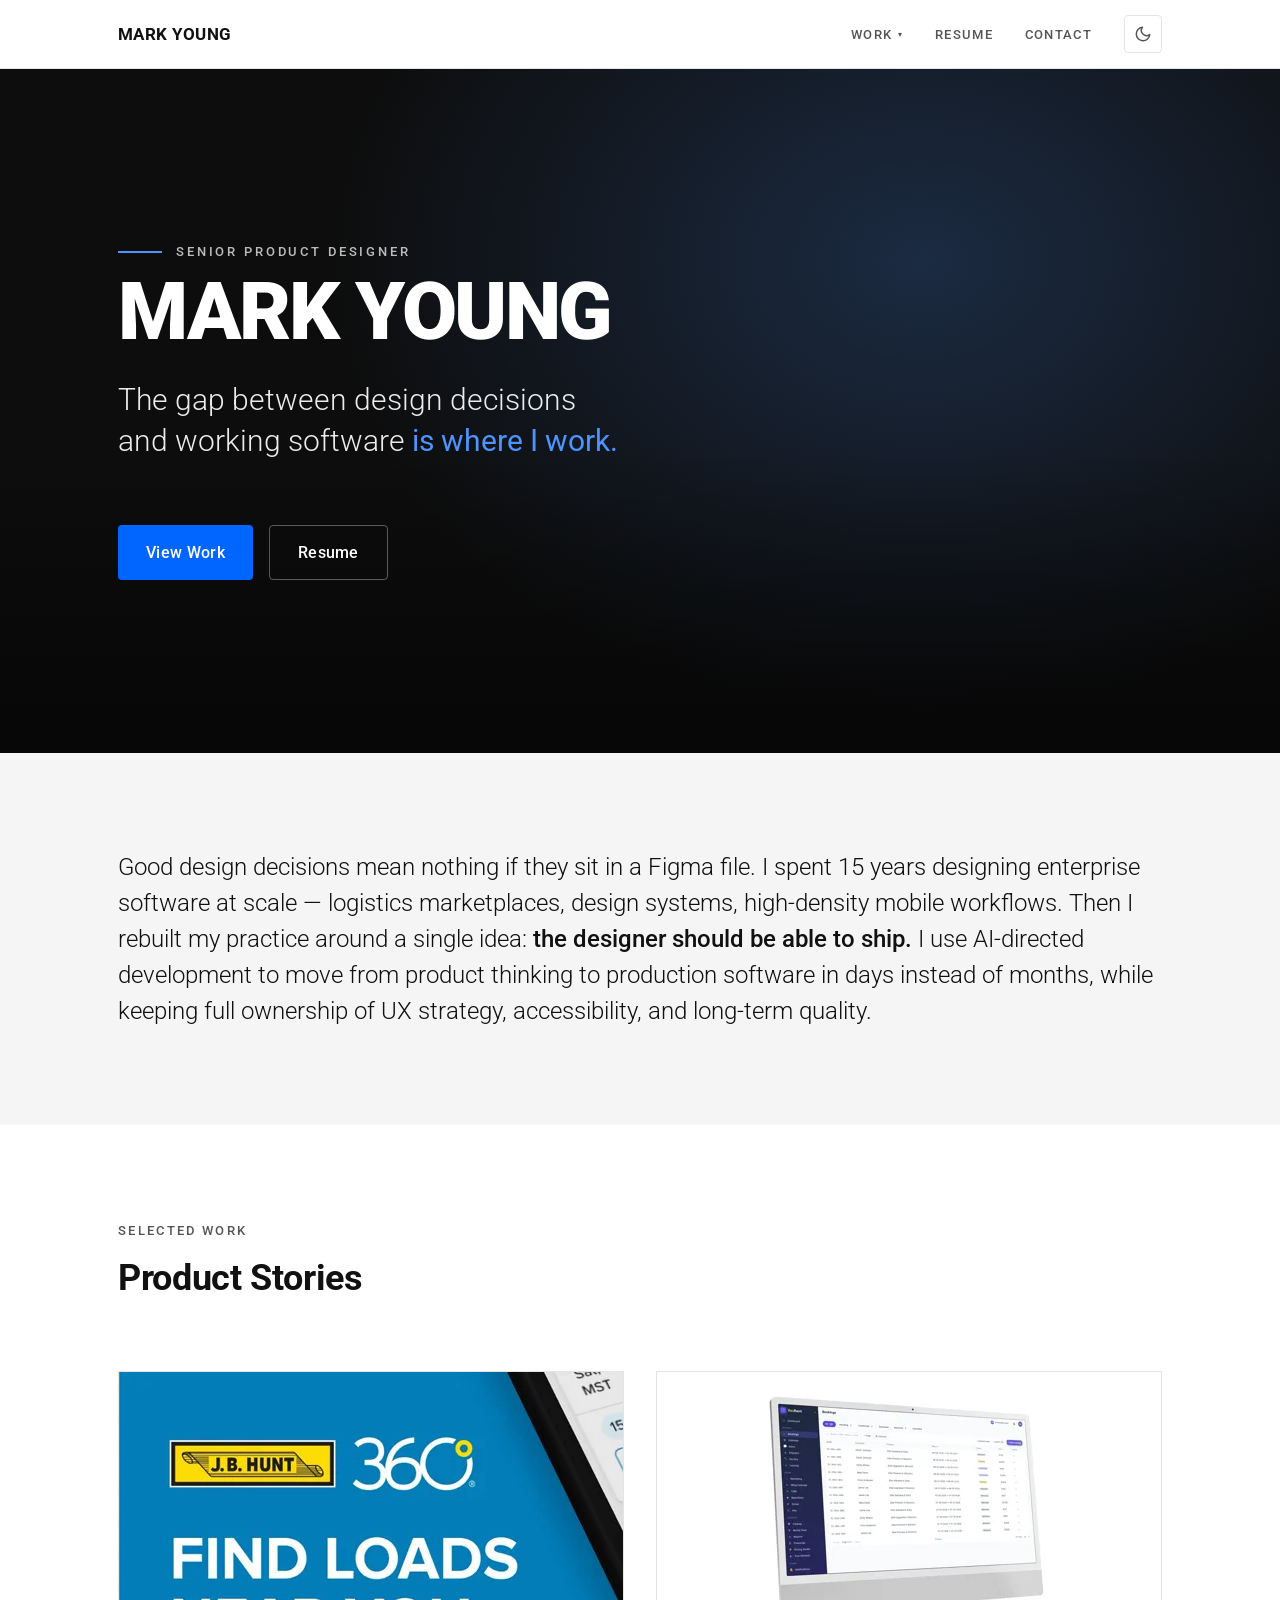
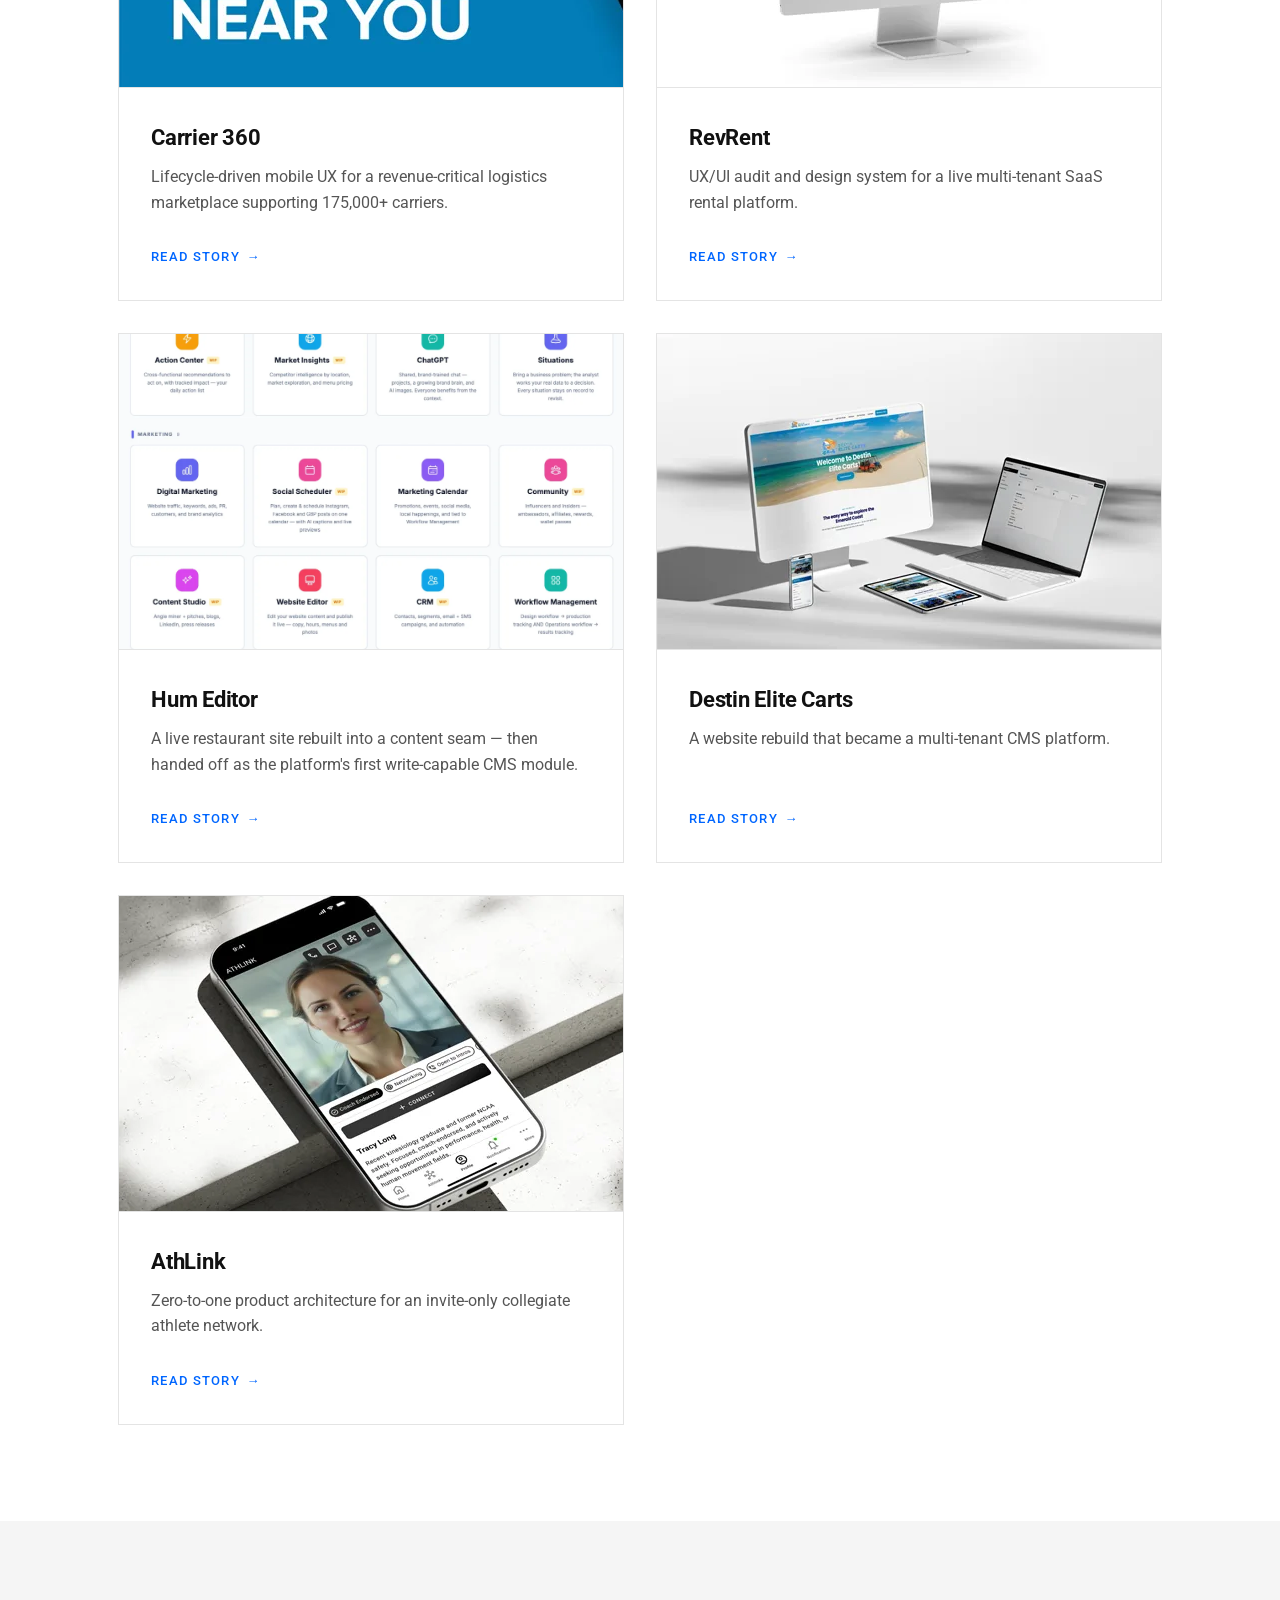
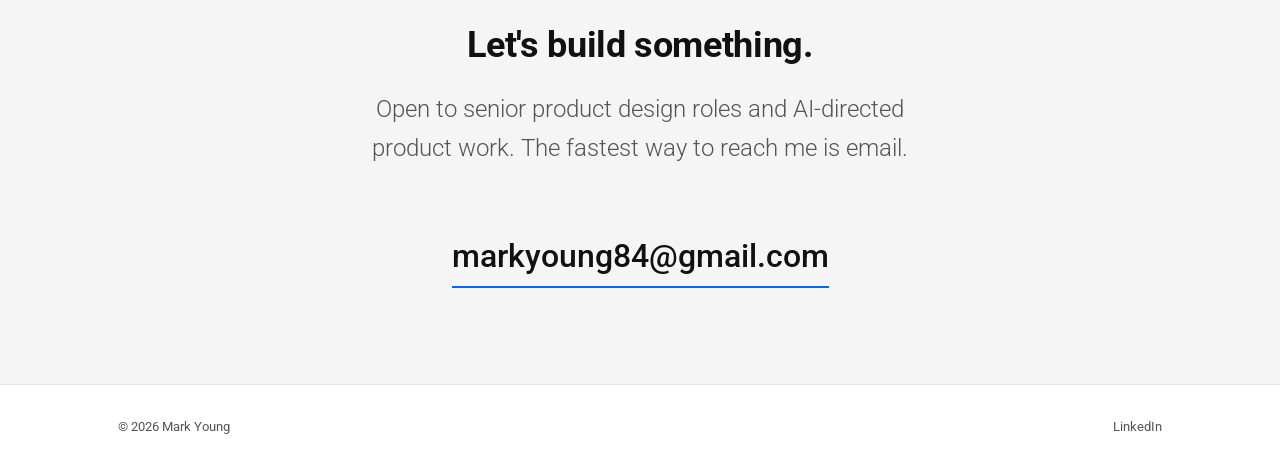
<file: index.html>
<!DOCTYPE html>
<html lang="en" data-theme="light">
<head>
  <meta charset="UTF-8" />
  <meta name="viewport" content="width=device-width, initial-scale=1.0" />
  <title>Mark Young — Senior Product Designer</title>
  <meta
    name="description"
    content="Mark Young, Senior Product Designer. Enterprise UX depth plus AI-directed product development — a designer who ships production software."
  />

  <!-- Open Graph -->
  <meta property="og:title" content="Mark Young — Senior Product Designer" />
  <meta
    property="og:description"
    content="Enterprise UX depth plus AI-directed product development. The gap between design decisions and working software is where I work."
  />
  <meta property="og:type" content="website" />
  <meta property="og:url" content="https://myuxd.work/" />

  <!-- Prevent theme flash: set stored theme before first paint -->
  <script>
    (function () {
      try {
        var t = localStorage.getItem("theme");
        if (t === "dark" || t === "light") {
          document.documentElement.setAttribute("data-theme", t);
        }
      } catch (e) {}
    })();

    /* Hero intro — the staggered settle, once per session.
       Pre-paint so the start state never flashes, and self-contained here
       rather than in main.js: if a deferred script failed to load, this
       would be the one thing standing between the visitor and the copy.

       The settled hero is the default in CSS. This only ever rewinds it and
       then lets go, so no-JS, reduced-motion, and repeat visits all render
       the finished thing. There is no image in the hero any more, so there is
       nothing to wait on — the copy starts moving as soon as it can paint. */
    (function () {
      var root = document.documentElement;

      try {
        if (sessionStorage.getItem("heroIntroSeen")) return; // already seen
        sessionStorage.setItem("heroIntroSeen", "1");
      } catch (e) {
        return; // no sessionStorage — land on the settled state
      }

      if (
        window.matchMedia &&
        window.matchMedia("(prefers-reduced-motion: reduce)").matches
      ) {
        return;
      }

      root.classList.add("hero-intro");

      var released = false;
      function release() {
        if (released) return;
        released = true;
        root.classList.remove("hero-intro");
      }

      // Two frames: the first paints the rewound state, the second guarantees
      // the class removal lands as a transition rather than being collapsed
      // into the same style recalculation (which would skip the animation).
      document.addEventListener("DOMContentLoaded", function () {
        requestAnimationFrame(function () {
          requestAnimationFrame(release);
        });
      });

      // Safety net: never leave the hero stuck hidden.
      window.setTimeout(release, 1500);
    })();
  </script>

  <!-- Fonts — Roboto only, single import -->
  <link rel="preconnect" href="https://fonts.googleapis.com" />
  <link rel="preconnect" href="https://fonts.gstatic.com" crossorigin />
  <link
    href="https://fonts.googleapis.com/css2?family=Roboto:wght@300;400;500;700;900&display=swap"
    rel="stylesheet"
  />

  <link rel="stylesheet" href="css/styles.css" />
</head>

<body>
  <!-- ==================== HEADER / NAV ==================== -->
  <header class="site-header">
    <nav class="nav container" aria-label="Primary">
      <a href="index.html" class="nav__brand">
        MARK YOUNG
      </a>

      <button
        class="nav__hamburger"
        data-nav-toggle
        aria-label="Toggle navigation menu"
        aria-expanded="false"
      >
        <span></span><span></span><span></span>
      </button>

      <div class="nav__menu" data-nav-menu>
        <div class="nav__dropdown" data-dropdown>
          <button
            class="nav__dropdown-toggle"
            data-dropdown-toggle
            aria-expanded="false"
            aria-haspopup="true"
          >
            Work <span class="caret" aria-hidden="true">▾</span>
          </button>
          <ul class="nav__dropdown-menu" data-dropdown-menu>
            <li><a href="work/carrier-360.html">Carrier 360</a></li>
            <li><a href="work/revrent.html">RevRent</a></li>
            <li><a href="work/hum-editor.html">Hum Editor</a></li>
            <li><a href="work/destin-elite.html">Destin Elite Carts</a></li>
            <li><a href="work/athlink.html">AthLink</a></li>
            <li role="separator"><hr class="nav__dropdown-sep" aria-hidden="true" /></li>
            <li><a href="work/portfolio-creation.html">Portfolio Creation</a></li>
          </ul>
        </div>

        <a href="resume.html" class="nav__link">Resume</a>
        <a href="contact.html" class="nav__link">Contact</a>

        <button class="theme-toggle" data-theme-toggle aria-label="Switch to dark mode">
          <svg class="icon-moon" width="18" height="18" viewBox="0 0 24 24" fill="none" stroke="currentColor" stroke-width="2" stroke-linecap="round" stroke-linejoin="round" aria-hidden="true">
            <path d="M21 12.79A9 9 0 1 1 11.21 3 7 7 0 0 0 21 12.79z"></path>
          </svg>
          <svg class="icon-sun" width="18" height="18" viewBox="0 0 24 24" fill="none" stroke="currentColor" stroke-width="2" stroke-linecap="round" stroke-linejoin="round" aria-hidden="true">
            <circle cx="12" cy="12" r="5"></circle>
            <line x1="12" y1="1" x2="12" y2="3"></line>
            <line x1="12" y1="21" x2="12" y2="23"></line>
            <line x1="4.22" y1="4.22" x2="5.64" y2="5.64"></line>
            <line x1="18.36" y1="18.36" x2="19.78" y2="19.78"></line>
            <line x1="1" y1="12" x2="3" y2="12"></line>
            <line x1="21" y1="12" x2="23" y2="12"></line>
            <line x1="4.22" y1="19.78" x2="5.64" y2="18.36"></line>
            <line x1="18.36" y1="5.64" x2="19.78" y2="4.22"></line>
          </svg>
        </button>
      </div>
    </nav>
  </header>

  <main>
    <!-- ==================== HERO ==================== -->
    <!-- Typography only, on an always-dark zone. There is deliberately no
         image here: see the note above .hero in css/styles.css. The device
         montage that used to sit behind this copy is a Destin Elite Carts
         mockup, and it still appears on that project's own card below. -->
    <section class="hero" aria-labelledby="hero-name">
      <div class="hero__content container">
        <!-- Role sits above the name so the accent rule can lead the eye in.
             The h1 still follows immediately, and aria-labelledby points at
             it, so the section's accessible name is unaffected. -->
        <p class="hero__eyebrow hero-anim" style="--hero-delay: 0ms">
          <span class="hero__rule" aria-hidden="true"></span>
          Senior Product Designer
        </p>
        <h1 id="hero-name" class="hero__name hero-anim" style="--hero-delay: 100ms">
          Mark Young
        </h1>
        <!-- <em> is carrying emphasis, not italics — the CSS resets the slant
             and swaps in the accent colour. -->
        <p class="hero__headline hero-anim" style="--hero-delay: 200ms">
          The gap between design decisions and working software
          <em>is where I work.</em>
        </p>
        <div class="hero__ctas hero-anim" style="--hero-delay: 300ms">
          <a href="#work" class="btn btn--primary">View Work</a>
          <a href="resume.html" class="btn btn--secondary">Resume</a>
        </div>
      </div>
    </section>

    <!-- ==================== POSITIONING STATEMENT ==================== -->
    <section class="positioning section" aria-label="Positioning statement">
      <div class="container">
        <p class="positioning__text reveal">
          Good design decisions mean nothing if they sit in a Figma file. I spent
          15 years designing enterprise software at scale — logistics marketplaces,
          design systems, high-density mobile workflows. Then I rebuilt my practice
          around a single idea: <strong>the designer should be able to ship.</strong>
          I use AI-directed development to move from product thinking to production
          software in days instead of months, while keeping full ownership of UX
          strategy, accessibility, and long-term quality.
        </p>
      </div>
    </section>

    <!-- ==================== FEATURED PRODUCT STORIES ==================== -->
    <section id="work" class="section" aria-labelledby="work-title">
      <div class="container">
        <div class="work__header reveal">
          <p class="eyebrow">Selected Work</p>
          <h2 id="work-title" class="work__title">Product Stories</h2>
        </div>

        <div class="card-grid">
          <!-- Card 1 -->
          <article class="card reveal" style="--reveal-delay: 0ms">
            <picture class="card__media">
              <source
                type="image/webp"
                srcset="
                  assets/images/thumb_jbh.webp    252w,
                  assets/images/thumb_jbh@2x.webp 504w
                "
                sizes="(min-width: 1140px) 510px, (min-width: 720px) 48vw, calc(100vw - 2.5rem)"
              />
              <img
                class="card__img"
                src="assets/images/thumb_jbh.png"
                alt="Carrier 360 &quot;Find loads near you&quot; — the J.B. Hunt 360 logo on blue beside the edge of a phone showing dated load board results"
                width="504"
                height="315"
                loading="lazy"
                decoding="async"
              />
            </picture>
            <div class="card__body">
              <h3 class="card__name">Carrier 360</h3>
              <p class="card__descriptor">
                Lifecycle-driven mobile UX for a revenue-critical logistics
                marketplace supporting 175,000+ carriers.
              </p>
              <a href="work/carrier-360.html" class="card__link" aria-label="Read the Carrier 360 story">
                Read Story <span aria-hidden="true">→</span>
              </a>
            </div>
          </article>

          <!-- Card 2 -->
          <article class="card reveal" style="--reveal-delay: 90ms">
            <picture class="card__media">
              <source
                type="image/webp"
                srcset="
                  assets/images/thumb_rr.webp    252w,
                  assets/images/thumb_rr@2x.webp 504w
                "
                sizes="(min-width: 1140px) 510px, (min-width: 720px) 48vw, calc(100vw - 2.5rem)"
              />
              <img
                class="card__img"
                src="assets/images/thumb_rr.png"
                alt="The RevRent Bookings list — status filter chips carrying count badges above a table of bookings by order, customer, product, dates, status, and total, beside the product's left navigation"
                width="504"
                height="315"
                loading="lazy"
                decoding="async"
              />
            </picture>
            <div class="card__body">
              <h3 class="card__name">RevRent</h3>
              <p class="card__descriptor">
                UX/UI audit and design system for a live multi-tenant SaaS rental
                platform.
              </p>
              <a href="work/revrent.html" class="card__link" aria-label="Read the RevRent story">
                Read Story <span aria-hidden="true">→</span>
              </a>
            </div>
          </article>

          <!-- Card 3 -->
          <article class="card reveal" style="--reveal-delay: 180ms">
            <picture class="card__media">
              <source
                type="image/webp"
                srcset="
                  assets/images/hum_dashboard.webp    1200w,
                  assets/images/hum_dashboard@2x.webp 1251w
                "
                sizes="(min-width: 1140px) 510px, (min-width: 720px) 48vw, calc(100vw - 2.5rem)"
              />
              <img
                class="card__img"
                src="assets/images/hum_dashboard.png"
                alt="The Hum platform hub — tool tiles grouped under Focus and Growth and Marketing, with Website Editor sitting alongside Marketing Calendar, Content Studio, CRM, and Workflow Management, most badged work in progress"
                width="1251"
                height="834"
                loading="lazy"
                decoding="async"
              />
            </picture>
            <div class="card__body">
              <h3 class="card__name">Hum Editor</h3>
              <p class="card__descriptor">
                A live restaurant site rebuilt into a content seam — then handed
                off as the platform's first write-capable CMS module.
              </p>
              <a href="work/hum-editor.html" class="card__link" aria-label="Read the Hum Editor story">
                Read Story <span aria-hidden="true">→</span>
              </a>
            </div>
          </article>

          <!-- Card 4 -->
          <article class="card reveal" style="--reveal-delay: 270ms">
            <picture class="card__media">
              <source
                type="image/webp"
                srcset="
                  assets/images/thumb_de.webp    252w,
                  assets/images/thumb_de@2x.webp 504w
                "
                sizes="(min-width: 1140px) 510px, (min-width: 720px) 48vw, calc(100vw - 2.5rem)"
              />
              <img
                class="card__img"
                src="assets/images/thumb_de.png"
                alt="The Destin Elite Carts site across four devices — a desktop monitor showing the beach hero and &quot;Welcome to Destin Elite Carts&quot;, a laptop showing the CMS inventory table, plus phone and tablet views"
                width="504"
                height="315"
                loading="lazy"
                decoding="async"
              />
            </picture>
            <div class="card__body">
              <h3 class="card__name">Destin Elite Carts</h3>
              <p class="card__descriptor">
                A website rebuild that became a multi-tenant CMS platform.
              </p>
              <a href="work/destin-elite.html" class="card__link" aria-label="Read the Destin Elite Carts story">
                Read Story <span aria-hidden="true">→</span>
              </a>
            </div>
          </article>

          <!-- Card 5 -->
          <article class="card reveal" style="--reveal-delay: 360ms">
            <picture class="card__media">
              <source
                type="image/webp"
                srcset="
                  assets/images/thumb_ath.webp    252w,
                  assets/images/thumb_ath@2x.webp 504w
                "
                sizes="(min-width: 1140px) 510px, (min-width: 720px) 48vw, calc(100vw - 2.5rem)"
              />
              <img
                class="card__img"
                src="assets/images/thumb_ath.png"
                alt="An AthLink athlete profile on a phone — a member photo above trust badges for coach endorsement, networking, and open-to-offers status, with a Connect action and bottom tab navigation"
                width="504"
                height="315"
                loading="lazy"
                decoding="async"
              />
            </picture>
            <div class="card__body">
              <h3 class="card__name">AthLink</h3>
              <p class="card__descriptor">
                Zero-to-one product architecture for an invite-only collegiate
                athlete network.
              </p>
              <a href="work/athlink.html" class="card__link" aria-label="Read the AthLink story">
                Read Story <span aria-hidden="true">→</span>
              </a>
            </div>
          </article>
        </div>
      </div>
    </section>

    <!-- ==================== CONTACT CTA ==================== -->
    <section class="contact-cta section" aria-labelledby="contact-title">
      <div class="container">
        <h2 id="contact-title" class="contact-cta__title reveal">Let's build something.</h2>
        <p class="contact-cta__text reveal">
          Open to senior product design roles and AI-directed product work.
          The fastest way to reach me is email.
        </p>
        <a href="mailto:markyoung84@gmail.com" class="contact-cta__email reveal">
          markyoung84@gmail.com
        </a>
      </div>
    </section>
  </main>

  <!-- ==================== FOOTER ==================== -->
  <footer class="site-footer">
    <div class="container site-footer__inner">
      <span>© 2026 Mark Young</span>
      <div class="site-footer__links">
        <a href="https://www.linkedin.com/in/markyoung84" target="_blank" rel="noopener">LinkedIn</a>
      </div>
    </div>
  </footer>

  <script src="js/main.js"></script>
</body>
</html>
</file>
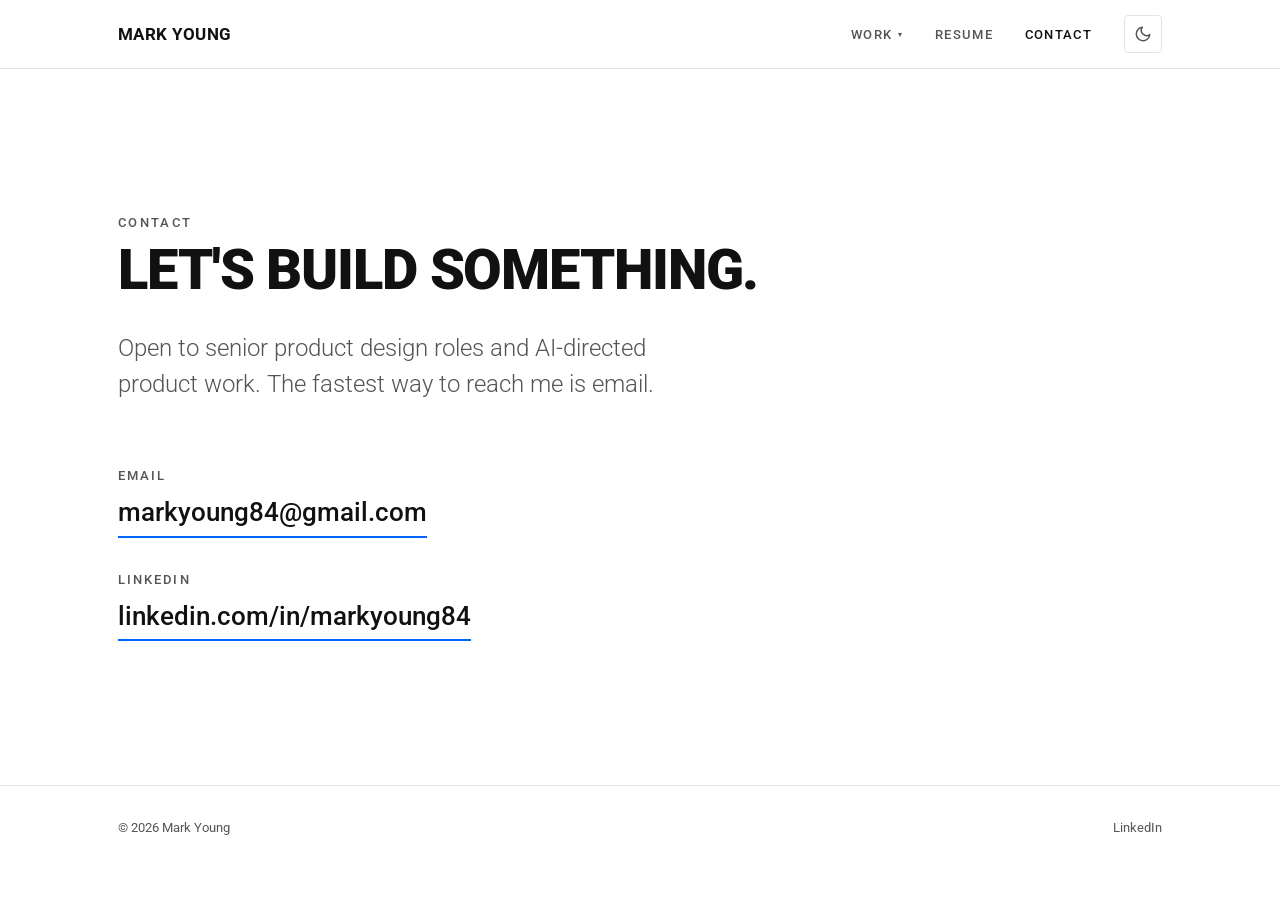
<file: contact.html>
<!DOCTYPE html>
<html lang="en" data-theme="light">
<head>
  <meta charset="UTF-8" />
  <meta name="viewport" content="width=device-width, initial-scale=1.0" />
  <title>Contact — Mark Young, Senior Product Designer</title>
  <meta
    name="description"
    content="Get in touch with Mark Young, Senior Product Designer. Open to senior product design roles and AI-directed product work."
  />

  <!-- Open Graph -->
  <meta property="og:title" content="Contact — Mark Young, Senior Product Designer" />
  <meta
    property="og:description"
    content="Open to senior product design roles and AI-directed product work."
  />
  <meta property="og:type" content="website" />
  <meta property="og:url" content="https://myuxd.work/contact.html" />

  <!-- Prevent theme flash: set stored theme before first paint -->
  <script>
    (function () {
      try {
        var t = localStorage.getItem("theme");
        if (t === "dark" || t === "light") {
          document.documentElement.setAttribute("data-theme", t);
        }
      } catch (e) {}
    })();
  </script>

  <!-- Fonts — Roboto only, single import -->
  <link rel="preconnect" href="https://fonts.googleapis.com" />
  <link rel="preconnect" href="https://fonts.gstatic.com" crossorigin />
  <link
    href="https://fonts.googleapis.com/css2?family=Roboto:wght@300;400;500;700;900&display=swap"
    rel="stylesheet"
  />

  <link rel="stylesheet" href="css/styles.css" />
</head>

<body>
  <!-- ==================== HEADER / NAV ==================== -->
  <header class="site-header">
    <nav class="nav container" aria-label="Primary">
      <a href="index.html" class="nav__brand">
        MARK YOUNG
      </a>

      <button
        class="nav__hamburger"
        data-nav-toggle
        aria-label="Toggle navigation menu"
        aria-expanded="false"
      >
        <span></span><span></span><span></span>
      </button>

      <div class="nav__menu" data-nav-menu>
        <div class="nav__dropdown" data-dropdown>
          <button
            class="nav__dropdown-toggle"
            data-dropdown-toggle
            aria-expanded="false"
            aria-haspopup="true"
          >
            Work <span class="caret" aria-hidden="true">▾</span>
          </button>
          <ul class="nav__dropdown-menu" data-dropdown-menu>
            <li><a href="work/carrier-360.html">Carrier 360</a></li>
            <li><a href="work/revrent.html">RevRent</a></li>
            <li><a href="work/hum-editor.html">Hum Editor</a></li>
            <li><a href="work/destin-elite.html">Destin Elite Carts</a></li>
            <li><a href="work/athlink.html">AthLink</a></li>
            <li role="separator"><hr class="nav__dropdown-sep" aria-hidden="true" /></li>
            <li><a href="work/portfolio-creation.html">Portfolio Creation</a></li>
          </ul>
        </div>

        <a href="resume.html" class="nav__link">Resume</a>
        <a href="contact.html" class="nav__link" aria-current="page">Contact</a>

        <button class="theme-toggle" data-theme-toggle aria-label="Switch to dark mode">
          <svg class="icon-moon" width="18" height="18" viewBox="0 0 24 24" fill="none" stroke="currentColor" stroke-width="2" stroke-linecap="round" stroke-linejoin="round" aria-hidden="true">
            <path d="M21 12.79A9 9 0 1 1 11.21 3 7 7 0 0 0 21 12.79z"></path>
          </svg>
          <svg class="icon-sun" width="18" height="18" viewBox="0 0 24 24" fill="none" stroke="currentColor" stroke-width="2" stroke-linecap="round" stroke-linejoin="round" aria-hidden="true">
            <circle cx="12" cy="12" r="5"></circle>
            <line x1="12" y1="1" x2="12" y2="3"></line>
            <line x1="12" y1="21" x2="12" y2="23"></line>
            <line x1="4.22" y1="4.22" x2="5.64" y2="5.64"></line>
            <line x1="18.36" y1="18.36" x2="19.78" y2="19.78"></line>
            <line x1="1" y1="12" x2="3" y2="12"></line>
            <line x1="21" y1="12" x2="23" y2="12"></line>
            <line x1="4.22" y1="19.78" x2="5.64" y2="18.36"></line>
            <line x1="18.36" y1="5.64" x2="19.78" y2="4.22"></line>
          </svg>
        </button>
      </div>
    </nav>
  </header>

  <main class="contact-page container">
    <p class="eyebrow reveal">Contact</p>
    <h1 class="contact-page__title reveal">Let's build something.</h1>
    <p class="contact-lead reveal">
      Open to senior product design roles and AI-directed product work.
      The fastest way to reach me is email.
    </p>

    <div class="contact-list">
      <div class="reveal" style="--reveal-delay: 0ms">
        <p class="contact-list__label">Email</p>
        <a href="mailto:markyoung84@gmail.com" class="contact-list__value">
          markyoung84@gmail.com
        </a>
      </div>

      <div class="reveal" style="--reveal-delay: 90ms">
        <p class="contact-list__label">LinkedIn</p>
        <a
          href="https://www.linkedin.com/in/markyoung84"
          class="contact-list__value"
          target="_blank"
          rel="noopener"
        >
          linkedin.com/in/markyoung84
        </a>
      </div>
    </div>
  </main>

  <!-- ==================== FOOTER ==================== -->
  <footer class="site-footer">
    <div class="container site-footer__inner">
      <span>© 2026 Mark Young</span>
      <div class="site-footer__links">
        <a href="https://www.linkedin.com/in/markyoung84" target="_blank" rel="noopener">LinkedIn</a>
      </div>
    </div>
  </footer>

  <script src="js/main.js"></script>
</body>
</html>
</file>
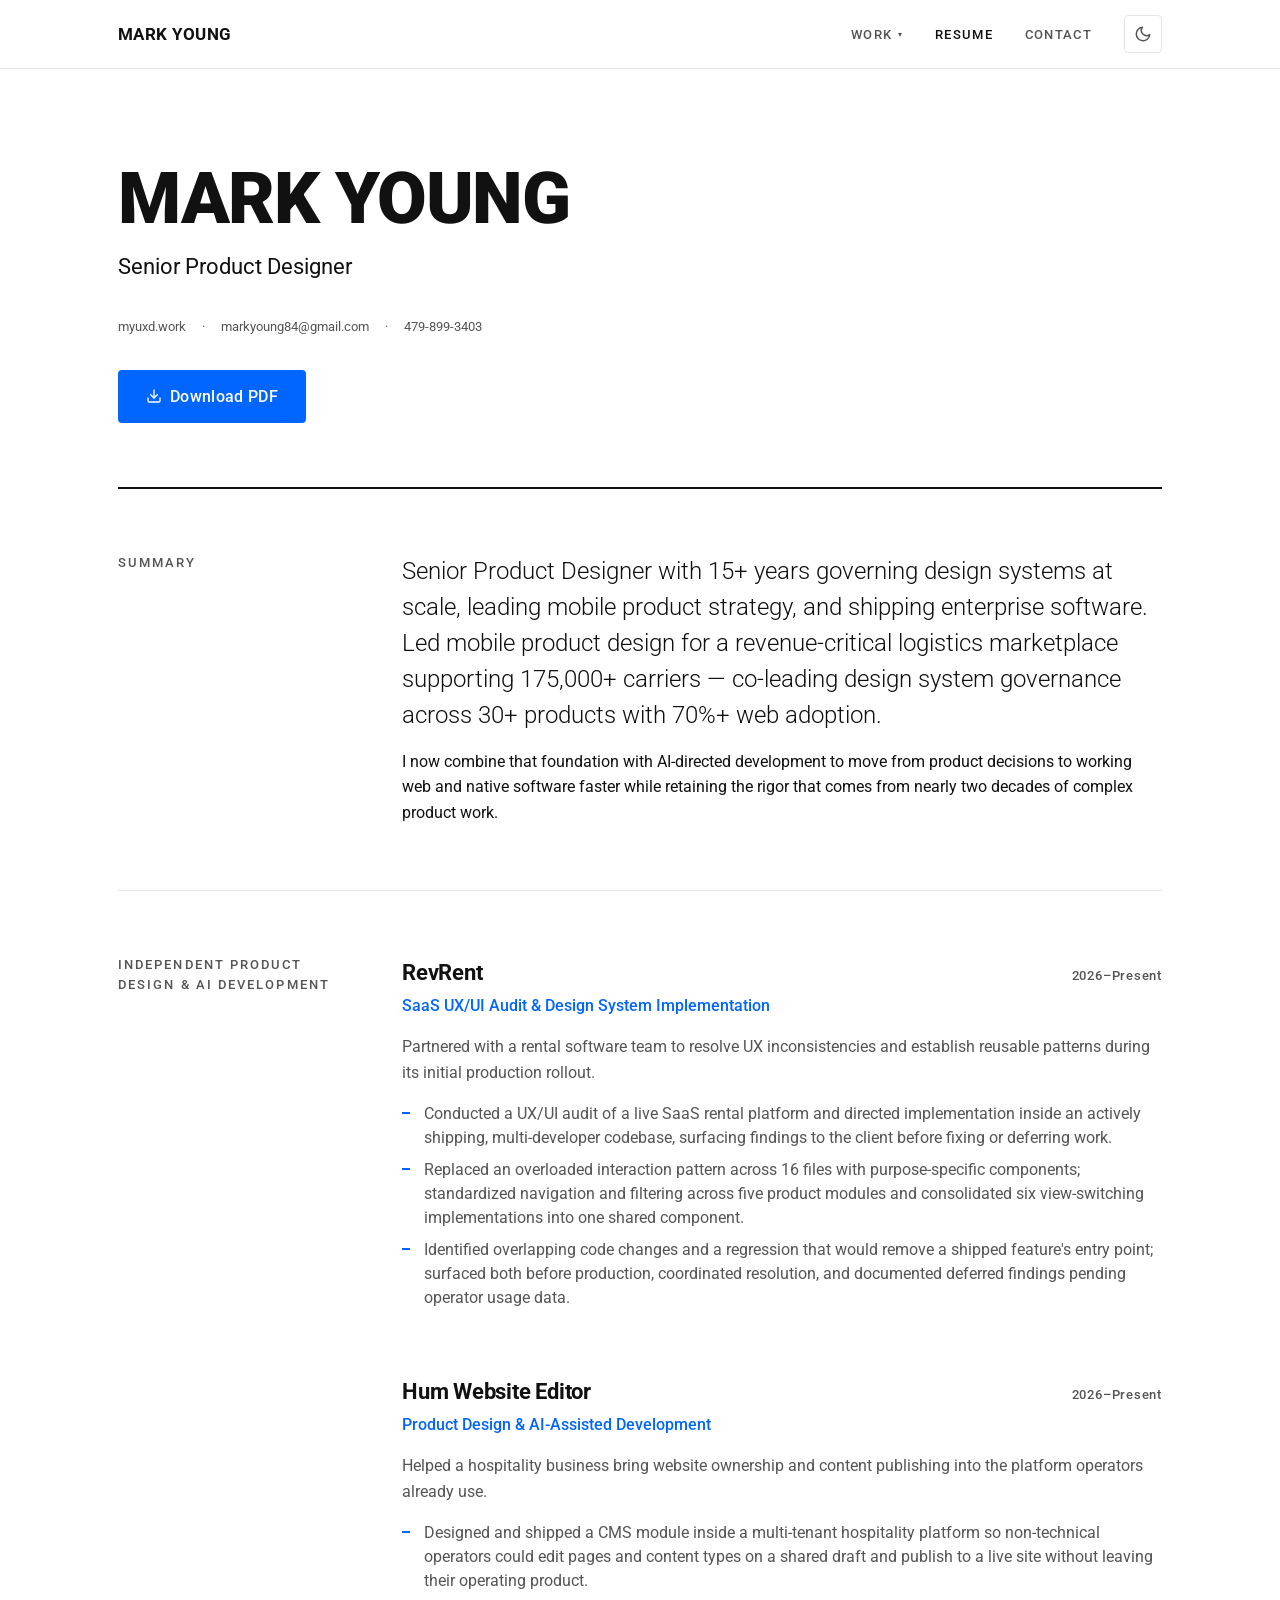
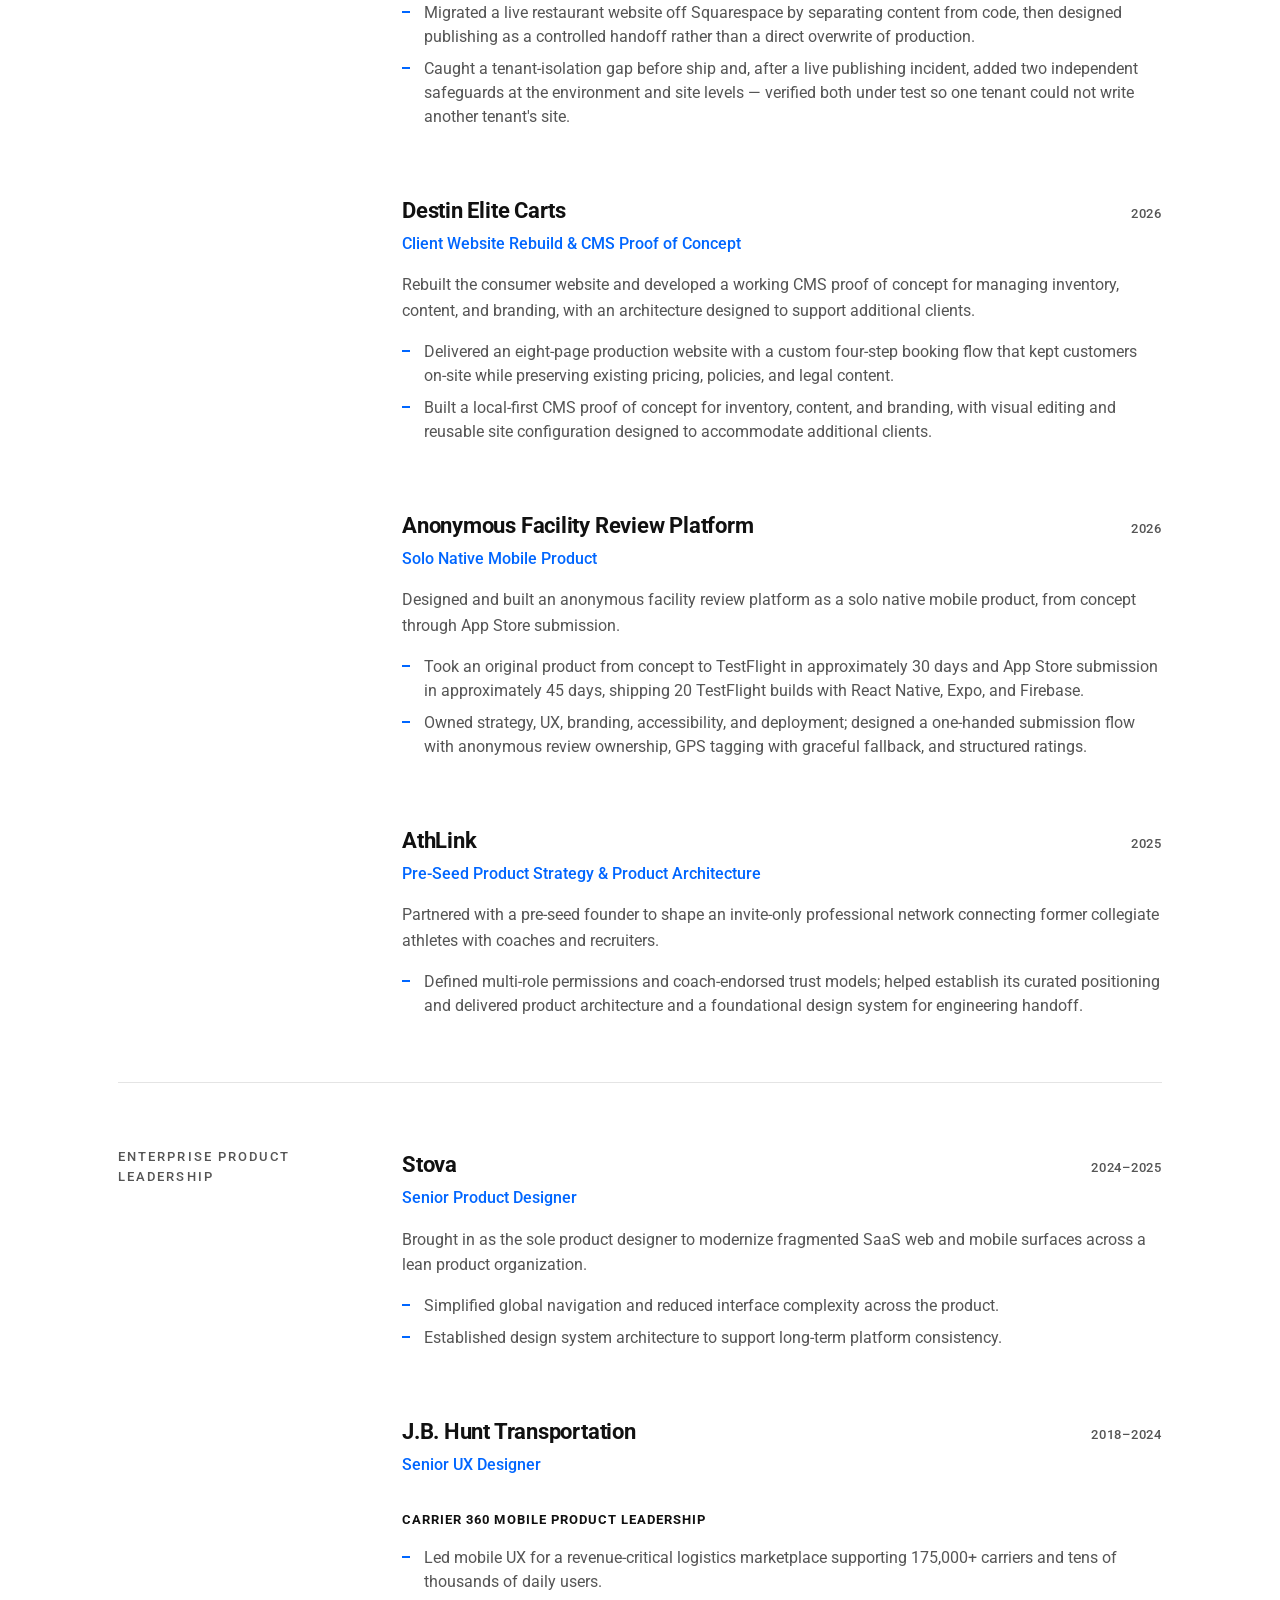
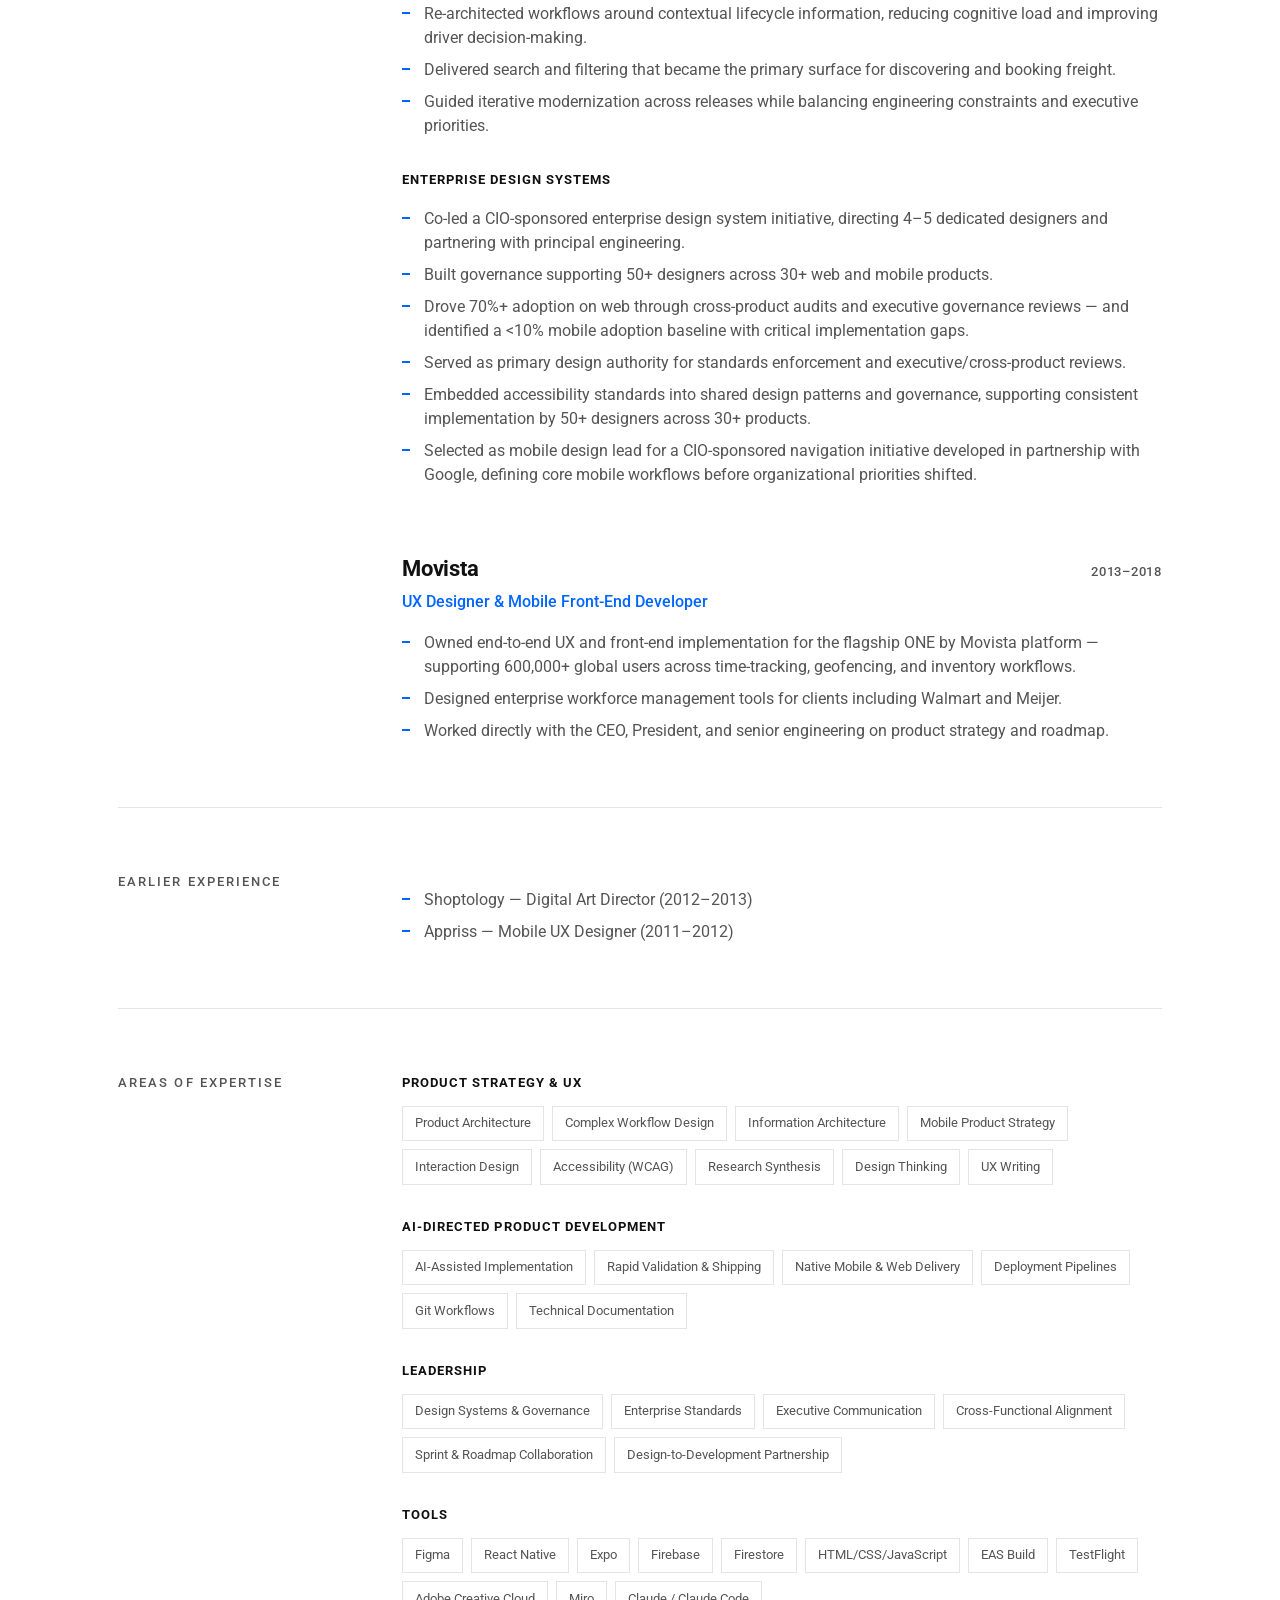
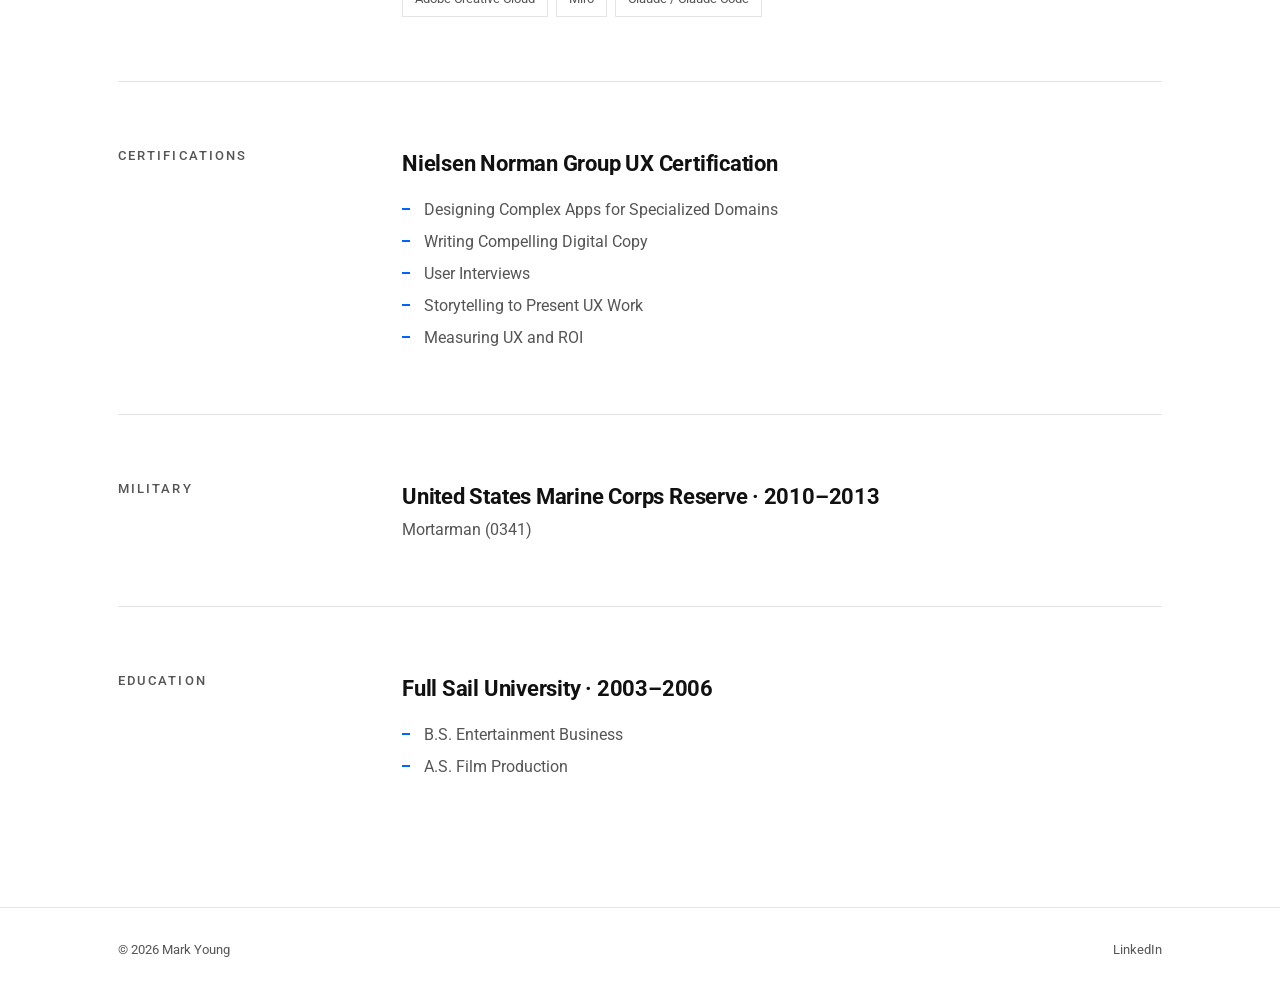
<file: resume.html>
<!DOCTYPE html>
<html lang="en" data-theme="light">
<head>
  <meta charset="UTF-8" />
  <meta name="viewport" content="width=device-width, initial-scale=1.0" />
  <title>Resume — Mark Young, Senior Product Designer</title>
  <meta
    name="description"
    content="Resume of Mark Young, Senior Product Designer. 15+ years of enterprise UX, design systems governance, and mobile product strategy, now paired with AI-directed product development."
  />

  <!-- Open Graph -->
  <meta property="og:title" content="Resume — Mark Young, Senior Product Designer" />
  <meta
    property="og:description"
    content="15+ years of enterprise UX and design systems leadership, paired with AI-directed product development."
  />
  <meta property="og:type" content="profile" />
  <meta property="og:url" content="https://myuxd.work/resume.html" />

  <!-- Prevent theme flash: set stored theme before first paint -->
  <script>
    (function () {
      try {
        var t = localStorage.getItem("theme");
        if (t === "dark" || t === "light") {
          document.documentElement.setAttribute("data-theme", t);
        }
      } catch (e) {}
    })();
  </script>

  <!-- Fonts — Roboto only, single import -->
  <link rel="preconnect" href="https://fonts.googleapis.com" />
  <link rel="preconnect" href="https://fonts.gstatic.com" crossorigin />
  <link
    href="https://fonts.googleapis.com/css2?family=Roboto:wght@300;400;500;700;900&display=swap"
    rel="stylesheet"
  />

  <link rel="stylesheet" href="css/styles.css" />
</head>

<body>
  <!-- ==================== HEADER / NAV ==================== -->
  <header class="site-header">
    <nav class="nav container" aria-label="Primary">
      <a href="index.html" class="nav__brand">
        MARK YOUNG
      </a>

      <button
        class="nav__hamburger"
        data-nav-toggle
        aria-label="Toggle navigation menu"
        aria-expanded="false"
      >
        <span></span><span></span><span></span>
      </button>

      <div class="nav__menu" data-nav-menu>
        <div class="nav__dropdown" data-dropdown>
          <button
            class="nav__dropdown-toggle"
            data-dropdown-toggle
            aria-expanded="false"
            aria-haspopup="true"
          >
            Work <span class="caret" aria-hidden="true">▾</span>
          </button>
          <ul class="nav__dropdown-menu" data-dropdown-menu>
            <li><a href="work/carrier-360.html">Carrier 360</a></li>
            <li><a href="work/revrent.html">RevRent</a></li>
            <li><a href="work/hum-editor.html">Hum Editor</a></li>
            <li><a href="work/destin-elite.html">Destin Elite Carts</a></li>
            <li><a href="work/athlink.html">AthLink</a></li>
            <li role="separator"><hr class="nav__dropdown-sep" aria-hidden="true" /></li>
            <li><a href="work/portfolio-creation.html">Portfolio Creation</a></li>
          </ul>
        </div>

        <a href="resume.html" class="nav__link" aria-current="page">Resume</a>
        <a href="contact.html" class="nav__link">Contact</a>

        <button class="theme-toggle" data-theme-toggle aria-label="Switch to dark mode">
          <svg class="icon-moon" width="18" height="18" viewBox="0 0 24 24" fill="none" stroke="currentColor" stroke-width="2" stroke-linecap="round" stroke-linejoin="round" aria-hidden="true">
            <path d="M21 12.79A9 9 0 1 1 11.21 3 7 7 0 0 0 21 12.79z"></path>
          </svg>
          <svg class="icon-sun" width="18" height="18" viewBox="0 0 24 24" fill="none" stroke="currentColor" stroke-width="2" stroke-linecap="round" stroke-linejoin="round" aria-hidden="true">
            <circle cx="12" cy="12" r="5"></circle>
            <line x1="12" y1="1" x2="12" y2="3"></line>
            <line x1="12" y1="21" x2="12" y2="23"></line>
            <line x1="4.22" y1="4.22" x2="5.64" y2="5.64"></line>
            <line x1="18.36" y1="18.36" x2="19.78" y2="19.78"></line>
            <line x1="1" y1="12" x2="3" y2="12"></line>
            <line x1="21" y1="12" x2="23" y2="12"></line>
            <line x1="4.22" y1="19.78" x2="5.64" y2="18.36"></line>
            <line x1="18.36" y1="5.64" x2="19.78" y2="4.22"></line>
          </svg>
        </button>
      </div>
    </nav>
  </header>

  <main class="resume container">
    <!-- ==================== MASTHEAD ==================== -->
    <header class="resume-head reveal">
      <h1 class="resume-head__name">Mark Young</h1>
      <p class="resume-head__title">Senior Product Designer</p>
      <div class="resume-head__meta">
        <a href="https://myuxd.work">myuxd.work</a>
        <span aria-hidden="true">·</span>
        <a href="mailto:markyoung84@gmail.com">markyoung84@gmail.com</a>
        <span aria-hidden="true">·</span>
        <a href="tel:+14798993403">479-899-3403</a>
      </div>
      <div class="resume-head__actions">
        <a href="assets/docs/MarkYoung_Resume_10_27_26.pdf" class="btn btn--primary" download>
          <svg width="16" height="16" viewBox="0 0 24 24" fill="none" stroke="currentColor" stroke-width="2" stroke-linecap="round" stroke-linejoin="round" aria-hidden="true">
            <path d="M21 15v4a2 2 0 0 1-2 2H5a2 2 0 0 1-2-2v-4"></path>
            <polyline points="7 10 12 15 17 10"></polyline>
            <line x1="12" y1="15" x2="12" y2="3"></line>
          </svg>
          Download PDF
        </a>
      </div>
    </header>

    <!-- ==================== SUMMARY ==================== -->
    <section class="resume-section reveal" aria-labelledby="rs-summary">
      <h2 id="rs-summary" class="resume-section__title">Summary</h2>
      <div class="resume-section__body resume-prose">
        <p class="resume-lead">
          Senior Product Designer with 15+ years governing design systems at scale,
          leading mobile product strategy, and shipping enterprise software. Led
          mobile product design for a revenue-critical logistics marketplace
          supporting 175,000+ carriers — co-leading design system governance across
          30+ products with 70%+ web adoption.
        </p>
        <p>
          I now combine that foundation with AI-directed development to move from
          product decisions to working web and native software faster while
          retaining the rigor that comes from nearly two decades of complex product
          work.
        </p>
      </div>
    </section>

    <!-- ==================== INDEPENDENT WORK ==================== -->
    <section class="resume-section reveal" aria-labelledby="rs-independent">
      <h2 id="rs-independent" class="resume-section__title">
        Independent Product Design &amp; AI Development
      </h2>
      <div class="resume-section__body">
        <article class="resume-entry">
          <div class="resume-entry__head">
            <h3 class="resume-entry__org">RevRent</h3>
            <span class="resume-entry__meta">2026–Present</span>
          </div>
          <p class="resume-entry__role">SaaS UX/UI Audit &amp; Design System Implementation</p>
          <p class="resume-entry__desc">
            Partnered with a rental software team to resolve UX inconsistencies and
            establish reusable patterns during its initial production rollout.
          </p>
          <ul class="resume-bullets">
            <li>Conducted a UX/UI audit of a live SaaS rental platform and directed implementation inside an actively shipping, multi-developer codebase, surfacing findings to the client before fixing or deferring work.</li>
            <li>Replaced an overloaded interaction pattern across 16 files with purpose-specific components; standardized navigation and filtering across five product modules and consolidated six view-switching implementations into one shared component.</li>
            <li>Identified overlapping code changes and a regression that would remove a shipped feature's entry point; surfaced both before production, coordinated resolution, and documented deferred findings pending operator usage data.</li>
          </ul>
        </article>

        <article class="resume-entry">
          <div class="resume-entry__head">
            <h3 class="resume-entry__org">Hum Website Editor</h3>
            <span class="resume-entry__meta">2026–Present</span>
          </div>
          <p class="resume-entry__role">Product Design &amp; AI-Assisted Development</p>
          <p class="resume-entry__desc">
            Helped a hospitality business bring website ownership and content
            publishing into the platform operators already use.
          </p>
          <ul class="resume-bullets">
            <li>Designed and shipped a CMS module inside a multi-tenant hospitality platform so non-technical operators could edit pages and content types on a shared draft and publish to a live site without leaving their operating product.</li>
            <li>Migrated a live restaurant website off Squarespace by separating content from code, then designed publishing as a controlled handoff rather than a direct overwrite of production.</li>
            <li>Caught a tenant-isolation gap before ship and, after a live publishing incident, added two independent safeguards at the environment and site levels — verified both under test so one tenant could not write another tenant's site.</li>
          </ul>
        </article>

        <article class="resume-entry">
          <div class="resume-entry__head">
            <h3 class="resume-entry__org">Destin Elite Carts</h3>
            <span class="resume-entry__meta">2026</span>
          </div>
          <p class="resume-entry__role">Client Website Rebuild &amp; CMS Proof of Concept</p>
          <p class="resume-entry__desc">
            Rebuilt the consumer website and developed a working CMS proof of concept
            for managing inventory, content, and branding, with an architecture
            designed to support additional clients.
          </p>
          <ul class="resume-bullets">
            <li>Delivered an eight-page production website with a custom four-step booking flow that kept customers on-site while preserving existing pricing, policies, and legal content.</li>
            <li>Built a local-first CMS proof of concept for inventory, content, and branding, with visual editing and reusable site configuration designed to accommodate additional clients.</li>
          </ul>
        </article>

        <article class="resume-entry">
          <div class="resume-entry__head">
            <h3 class="resume-entry__org">Anonymous Facility Review Platform</h3>
            <span class="resume-entry__meta">2026</span>
          </div>
          <p class="resume-entry__role">Solo Native Mobile Product</p>
          <p class="resume-entry__desc">
            Designed and built an anonymous facility review platform as a solo
            native mobile product, from concept through App Store submission.
          </p>
          <ul class="resume-bullets">
            <li>Took an original product from concept to TestFlight in approximately 30 days and App Store submission in approximately 45 days, shipping 20 TestFlight builds with React Native, Expo, and Firebase.</li>
            <li>Owned strategy, UX, branding, accessibility, and deployment; designed a one-handed submission flow with anonymous review ownership, GPS tagging with graceful fallback, and structured ratings.</li>
          </ul>
        </article>

        <article class="resume-entry">
          <div class="resume-entry__head">
            <h3 class="resume-entry__org">AthLink</h3>
            <span class="resume-entry__meta">2025</span>
          </div>
          <p class="resume-entry__role">Pre-Seed Product Strategy &amp; Product Architecture</p>
          <p class="resume-entry__desc">
            Partnered with a pre-seed founder to shape an invite-only professional
            network connecting former collegiate athletes with coaches and recruiters.
          </p>
          <ul class="resume-bullets">
            <li>Defined multi-role permissions and coach-endorsed trust models; helped establish its curated positioning and delivered product architecture and a foundational design system for engineering handoff.</li>
          </ul>
        </article>
      </div>
    </section>

    <!-- ==================== ENTERPRISE LEADERSHIP ==================== -->
    <section class="resume-section reveal" aria-labelledby="rs-enterprise">
      <h2 id="rs-enterprise" class="resume-section__title">Enterprise Product Leadership</h2>
      <div class="resume-section__body">
        <article class="resume-entry">
          <div class="resume-entry__head">
            <h3 class="resume-entry__org">Stova</h3>
            <span class="resume-entry__meta">2024–2025</span>
          </div>
          <p class="resume-entry__role">Senior Product Designer</p>
          <p class="resume-entry__desc">
            Brought in as the sole product designer to modernize fragmented SaaS web
            and mobile surfaces across a lean product organization.
          </p>
          <ul class="resume-bullets">
            <li>Simplified global navigation and reduced interface complexity across the product.</li>
            <li>Established design system architecture to support long-term platform consistency.</li>
          </ul>
        </article>

        <article class="resume-entry">
          <div class="resume-entry__head">
            <h3 class="resume-entry__org">J.B. Hunt Transportation</h3>
            <span class="resume-entry__meta">2018–2024</span>
          </div>
          <p class="resume-entry__role">Senior UX Designer</p>

          <p class="resume-subhead">Carrier 360 Mobile Product Leadership</p>
          <ul class="resume-bullets">
            <li>Led mobile UX for a revenue-critical logistics marketplace supporting 175,000+ carriers and tens of thousands of daily users.</li>
            <li>Re-architected workflows around contextual lifecycle information, reducing cognitive load and improving driver decision-making.</li>
            <li>Delivered search and filtering that became the primary surface for discovering and booking freight.</li>
            <li>Guided iterative modernization across releases while balancing engineering constraints and executive priorities.</li>
          </ul>

          <p class="resume-subhead">Enterprise Design Systems</p>
          <ul class="resume-bullets">
            <li>Co-led a CIO-sponsored enterprise design system initiative, directing 4–5 dedicated designers and partnering with principal engineering.</li>
            <li>Built governance supporting 50+ designers across 30+ web and mobile products.</li>
            <li>Drove 70%+ adoption on web through cross-product audits and executive governance reviews — and identified a &lt;10% mobile adoption baseline with critical implementation gaps.</li>
            <li>Served as primary design authority for standards enforcement and executive/cross-product reviews.</li>
            <li>Embedded accessibility standards into shared design patterns and governance, supporting consistent implementation by 50+ designers across 30+ products.</li>
            <li>Selected as mobile design lead for a CIO-sponsored navigation initiative developed in partnership with Google, defining core mobile workflows before organizational priorities shifted.</li>
          </ul>
        </article>

        <article class="resume-entry">
          <div class="resume-entry__head">
            <h3 class="resume-entry__org">Movista</h3>
            <span class="resume-entry__meta">2013–2018</span>
          </div>
          <p class="resume-entry__role">UX Designer &amp; Mobile Front-End Developer</p>
          <ul class="resume-bullets">
            <li>Owned end-to-end UX and front-end implementation for the flagship ONE by Movista platform — supporting 600,000+ global users across time-tracking, geofencing, and inventory workflows.</li>
            <li>Designed enterprise workforce management tools for clients including Walmart and Meijer.</li>
            <li>Worked directly with the CEO, President, and senior engineering on product strategy and roadmap.</li>
          </ul>
        </article>
      </div>
    </section>

    <!-- ==================== EARLIER EXPERIENCE ==================== -->
    <section class="resume-section reveal" aria-labelledby="rs-earlier">
      <h2 id="rs-earlier" class="resume-section__title">Earlier Experience</h2>
      <div class="resume-section__body">
        <ul class="resume-bullets">
          <li>Shoptology — Digital Art Director (2012–2013)</li>
          <li>Appriss — Mobile UX Designer (2011–2012)</li>
        </ul>
      </div>
    </section>

    <!-- ==================== EXPERTISE ==================== -->
    <section class="resume-section reveal" aria-labelledby="rs-expertise">
      <h2 id="rs-expertise" class="resume-section__title">Areas of Expertise</h2>
      <div class="resume-section__body">
        <div class="resume-group">
          <p class="resume-group__label">Product Strategy &amp; UX</p>
          <div class="chip-row">
            <span class="chip">Product Architecture</span>
            <span class="chip">Complex Workflow Design</span>
            <span class="chip">Information Architecture</span>
            <span class="chip">Mobile Product Strategy</span>
            <span class="chip">Interaction Design</span>
            <span class="chip">Accessibility (WCAG)</span>
            <span class="chip">Research Synthesis</span>
            <span class="chip">Design Thinking</span>
            <span class="chip">UX Writing</span>
          </div>
        </div>

        <div class="resume-group">
          <p class="resume-group__label">AI-Directed Product Development</p>
          <div class="chip-row">
            <span class="chip">AI-Assisted Implementation</span>
            <span class="chip">Rapid Validation &amp; Shipping</span>
            <span class="chip">Native Mobile &amp; Web Delivery</span>
            <span class="chip">Deployment Pipelines</span>
            <span class="chip">Git Workflows</span>
            <span class="chip">Technical Documentation</span>
          </div>
        </div>

        <div class="resume-group">
          <p class="resume-group__label">Leadership</p>
          <div class="chip-row">
            <span class="chip">Design Systems &amp; Governance</span>
            <span class="chip">Enterprise Standards</span>
            <span class="chip">Executive Communication</span>
            <span class="chip">Cross-Functional Alignment</span>
            <span class="chip">Sprint &amp; Roadmap Collaboration</span>
            <span class="chip">Design-to-Development Partnership</span>
          </div>
        </div>

        <div class="resume-group">
          <p class="resume-group__label">Tools</p>
          <div class="chip-row">
            <span class="chip">Figma</span>
            <span class="chip">React Native</span>
            <span class="chip">Expo</span>
            <span class="chip">Firebase</span>
            <span class="chip">Firestore</span>
            <span class="chip">HTML/CSS/JavaScript</span>
            <span class="chip">EAS Build</span>
            <span class="chip">TestFlight</span>
            <span class="chip">Adobe Creative Cloud</span>
            <span class="chip">Miro</span>
            <span class="chip">Claude / Claude Code</span>
          </div>
        </div>
      </div>
    </section>

    <!-- ==================== CERTIFICATIONS ==================== -->
    <section class="resume-section reveal" aria-labelledby="rs-certs">
      <h2 id="rs-certs" class="resume-section__title">Certifications</h2>
      <div class="resume-section__body">
        <div class="resume-fact">
          <p class="resume-fact__primary">Nielsen Norman Group UX Certification</p>
        </div>
        <ul class="resume-bullets">
          <li>Designing Complex Apps for Specialized Domains</li>
          <li>Writing Compelling Digital Copy</li>
          <li>User Interviews</li>
          <li>Storytelling to Present UX Work</li>
          <li>Measuring UX and ROI</li>
        </ul>
      </div>
    </section>

    <!-- ==================== MILITARY ==================== -->
    <section class="resume-section reveal" aria-labelledby="rs-military">
      <h2 id="rs-military" class="resume-section__title">Military</h2>
      <div class="resume-section__body">
        <div class="resume-fact">
          <p class="resume-fact__primary">United States Marine Corps Reserve · 2010–2013</p>
          <p class="resume-fact__secondary">Mortarman (0341)</p>
        </div>
      </div>
    </section>

    <!-- ==================== EDUCATION ==================== -->
    <section class="resume-section reveal" aria-labelledby="rs-education">
      <h2 id="rs-education" class="resume-section__title">Education</h2>
      <div class="resume-section__body">
        <div class="resume-fact">
          <p class="resume-fact__primary">Full Sail University · 2003–2006</p>
        </div>
        <ul class="resume-bullets">
          <li>B.S. Entertainment Business</li>
          <li>A.S. Film Production</li>
        </ul>
      </div>
    </section>
  </main>

  <!-- ==================== FOOTER ==================== -->
  <footer class="site-footer">
    <div class="container site-footer__inner">
      <span>© 2026 Mark Young</span>
      <div class="site-footer__links">
        <a href="https://www.linkedin.com/in/markyoung84" target="_blank" rel="noopener">LinkedIn</a>
      </div>
    </div>
  </footer>

  <script src="js/main.js"></script>
</body>
</html>
</file>
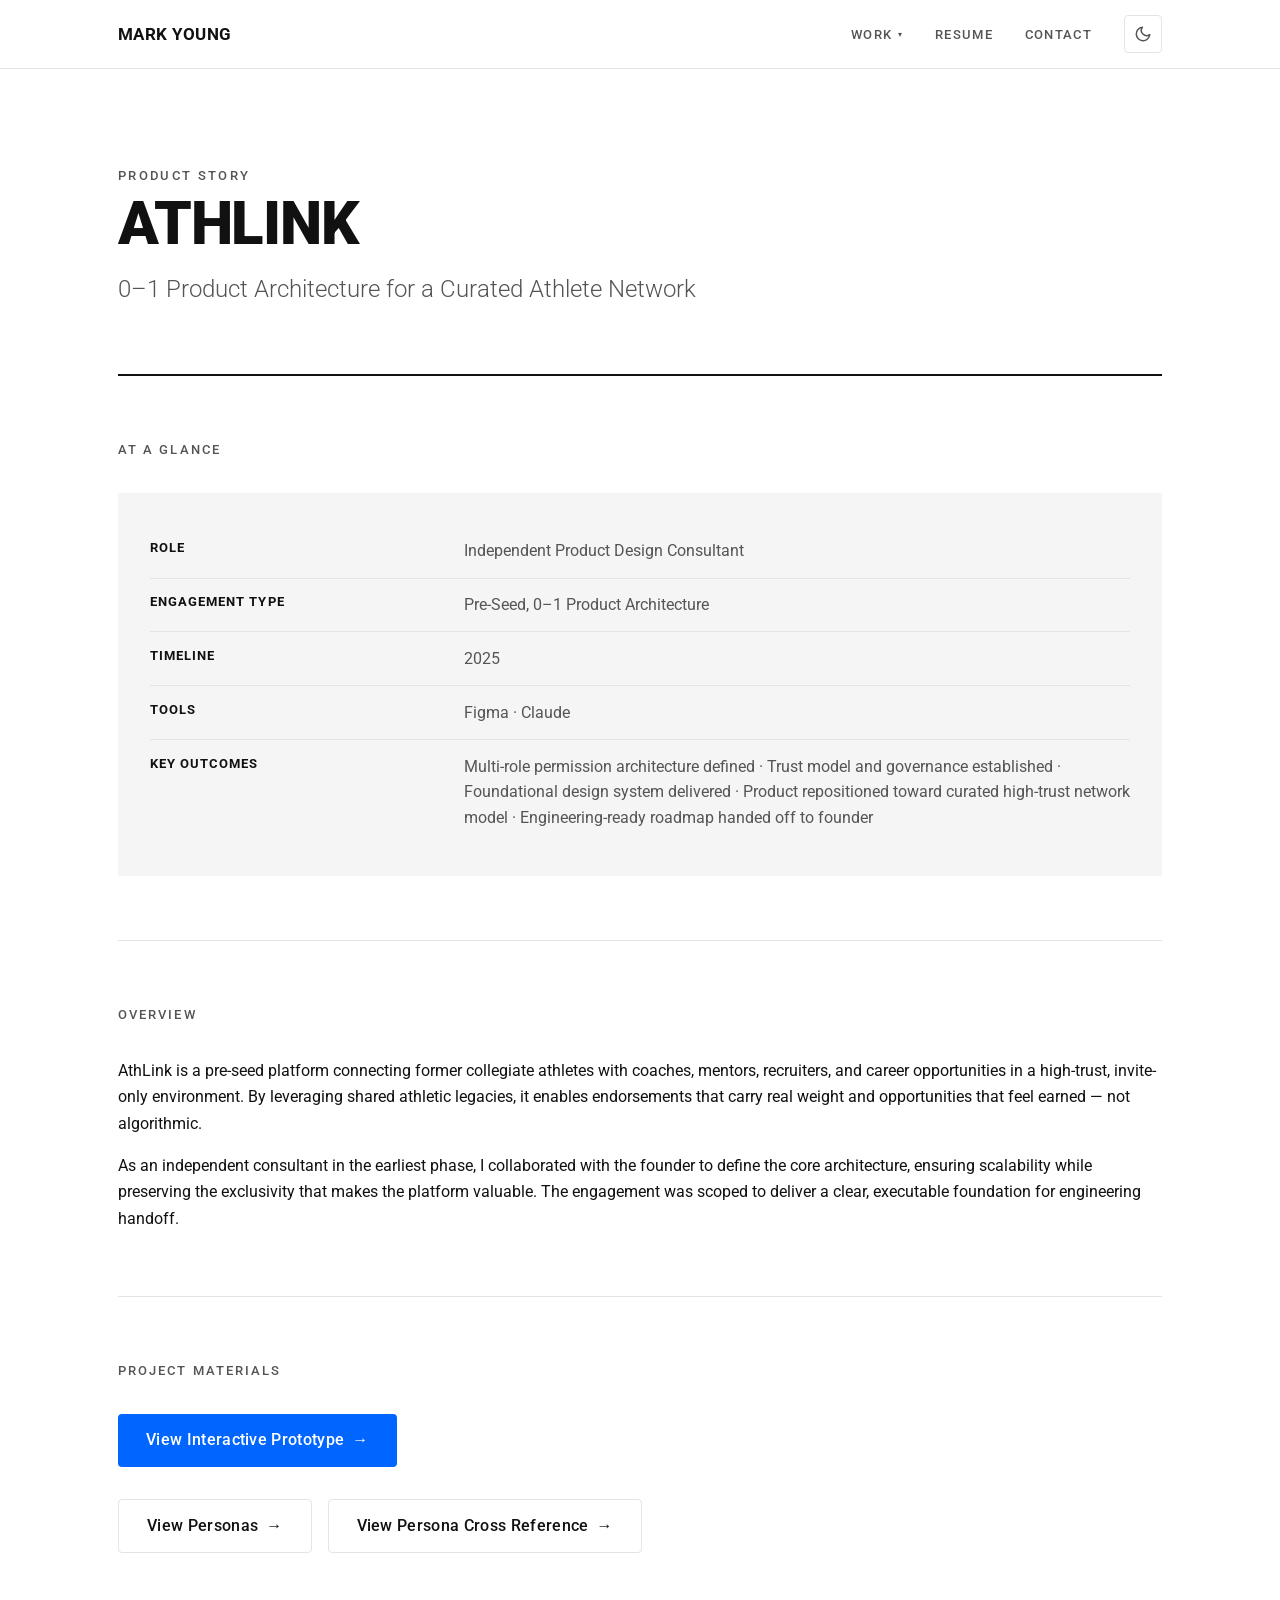
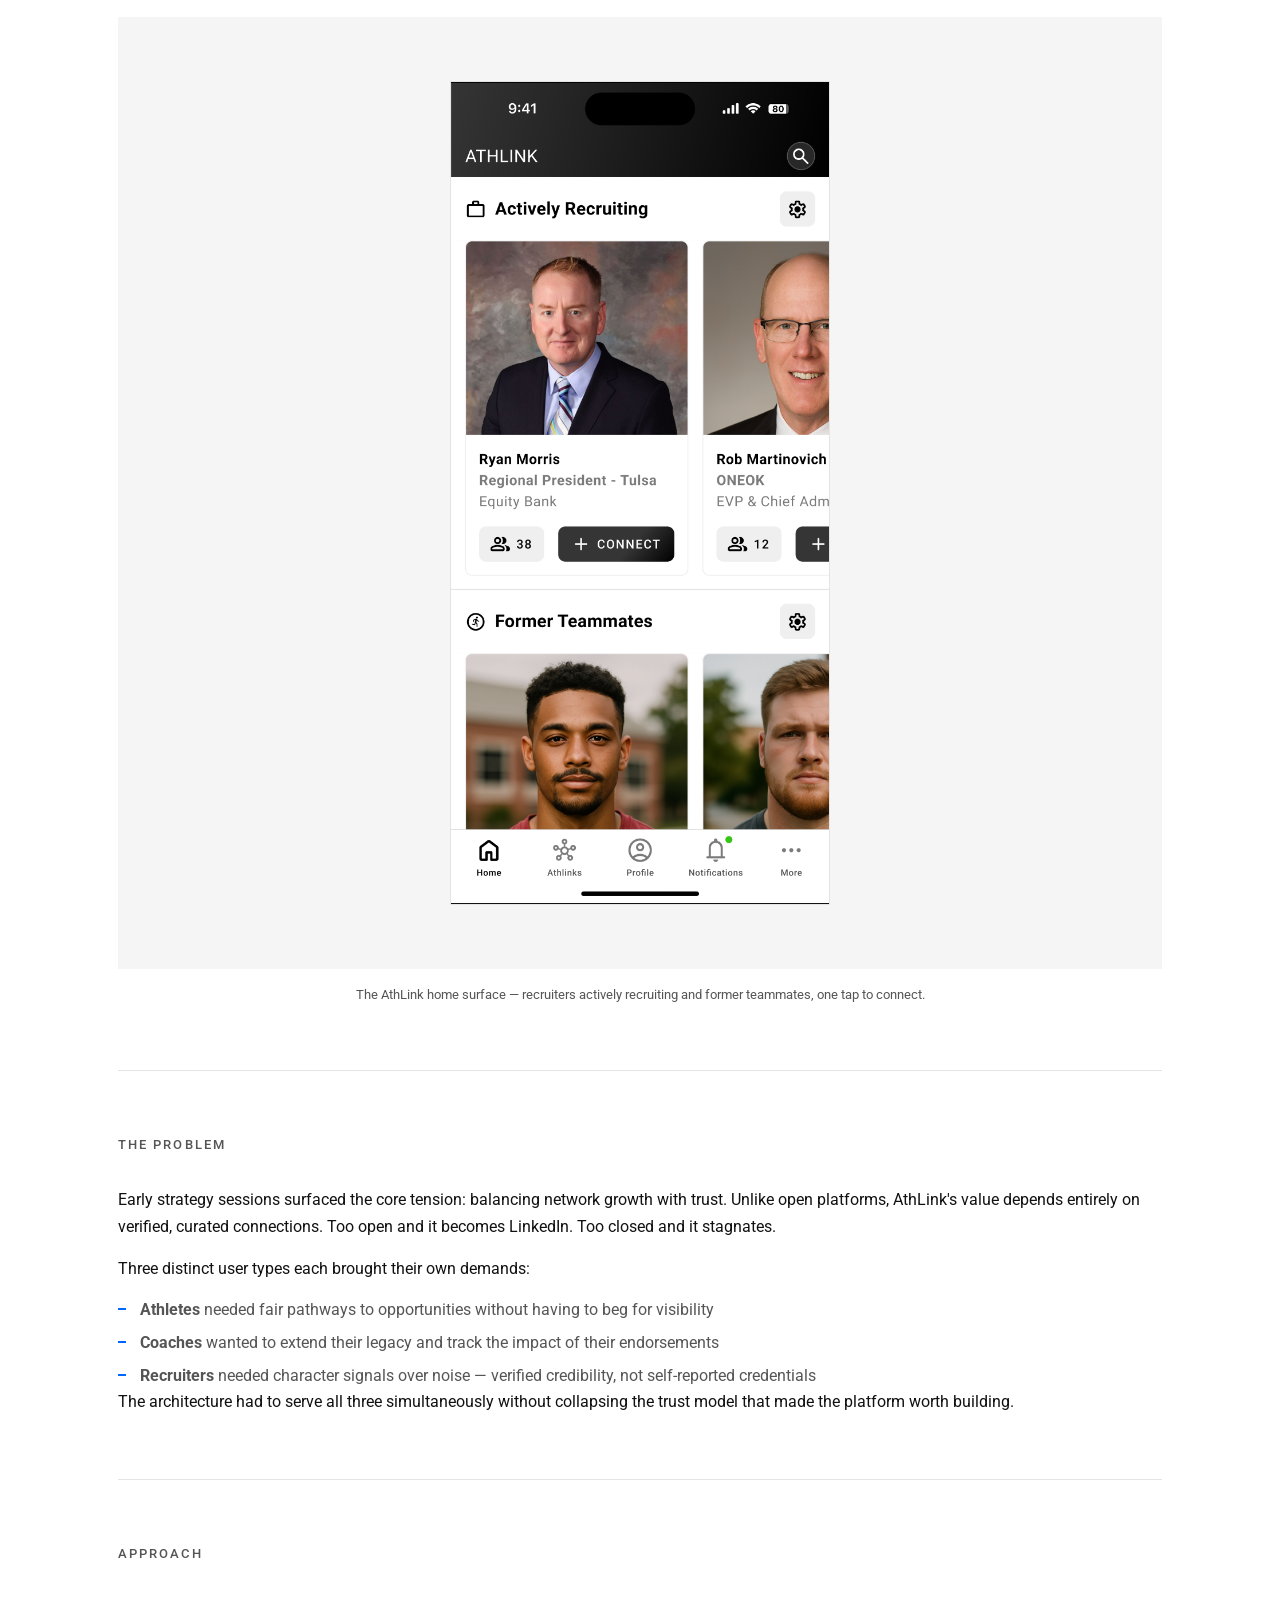
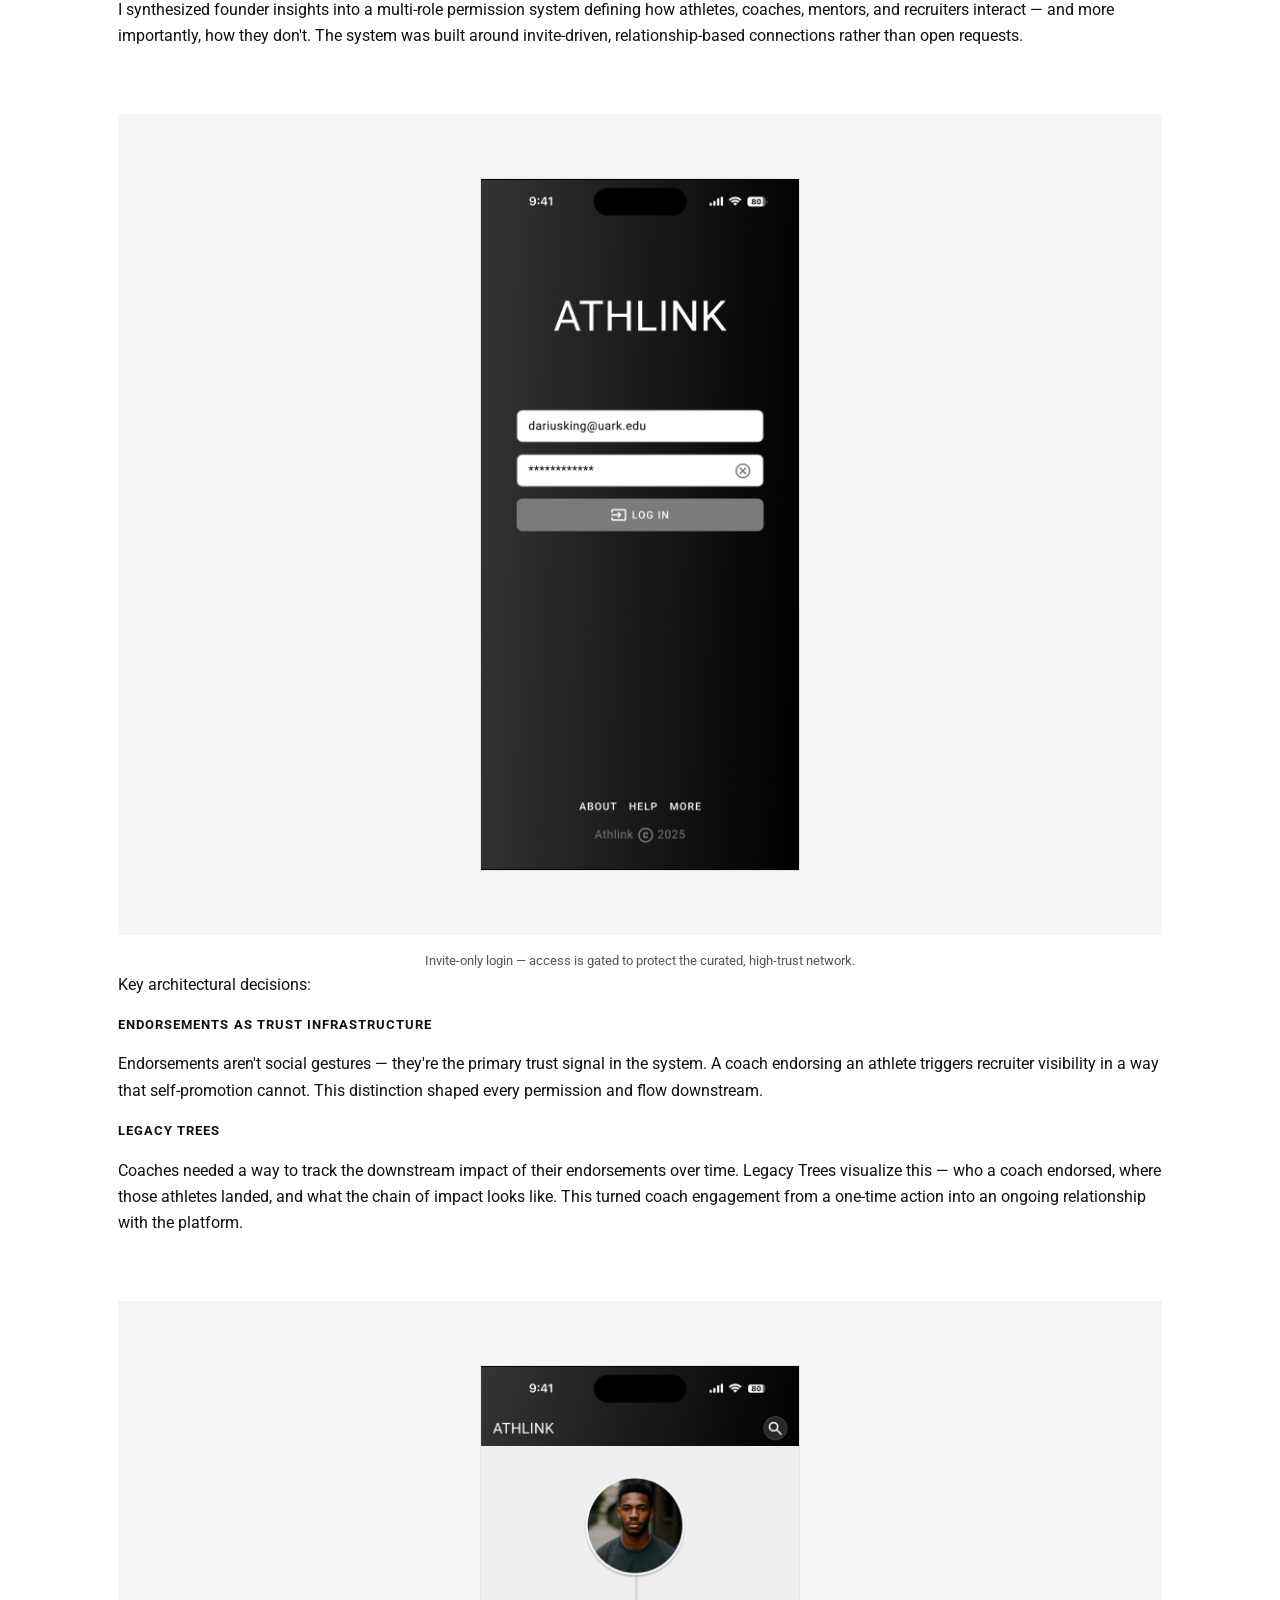
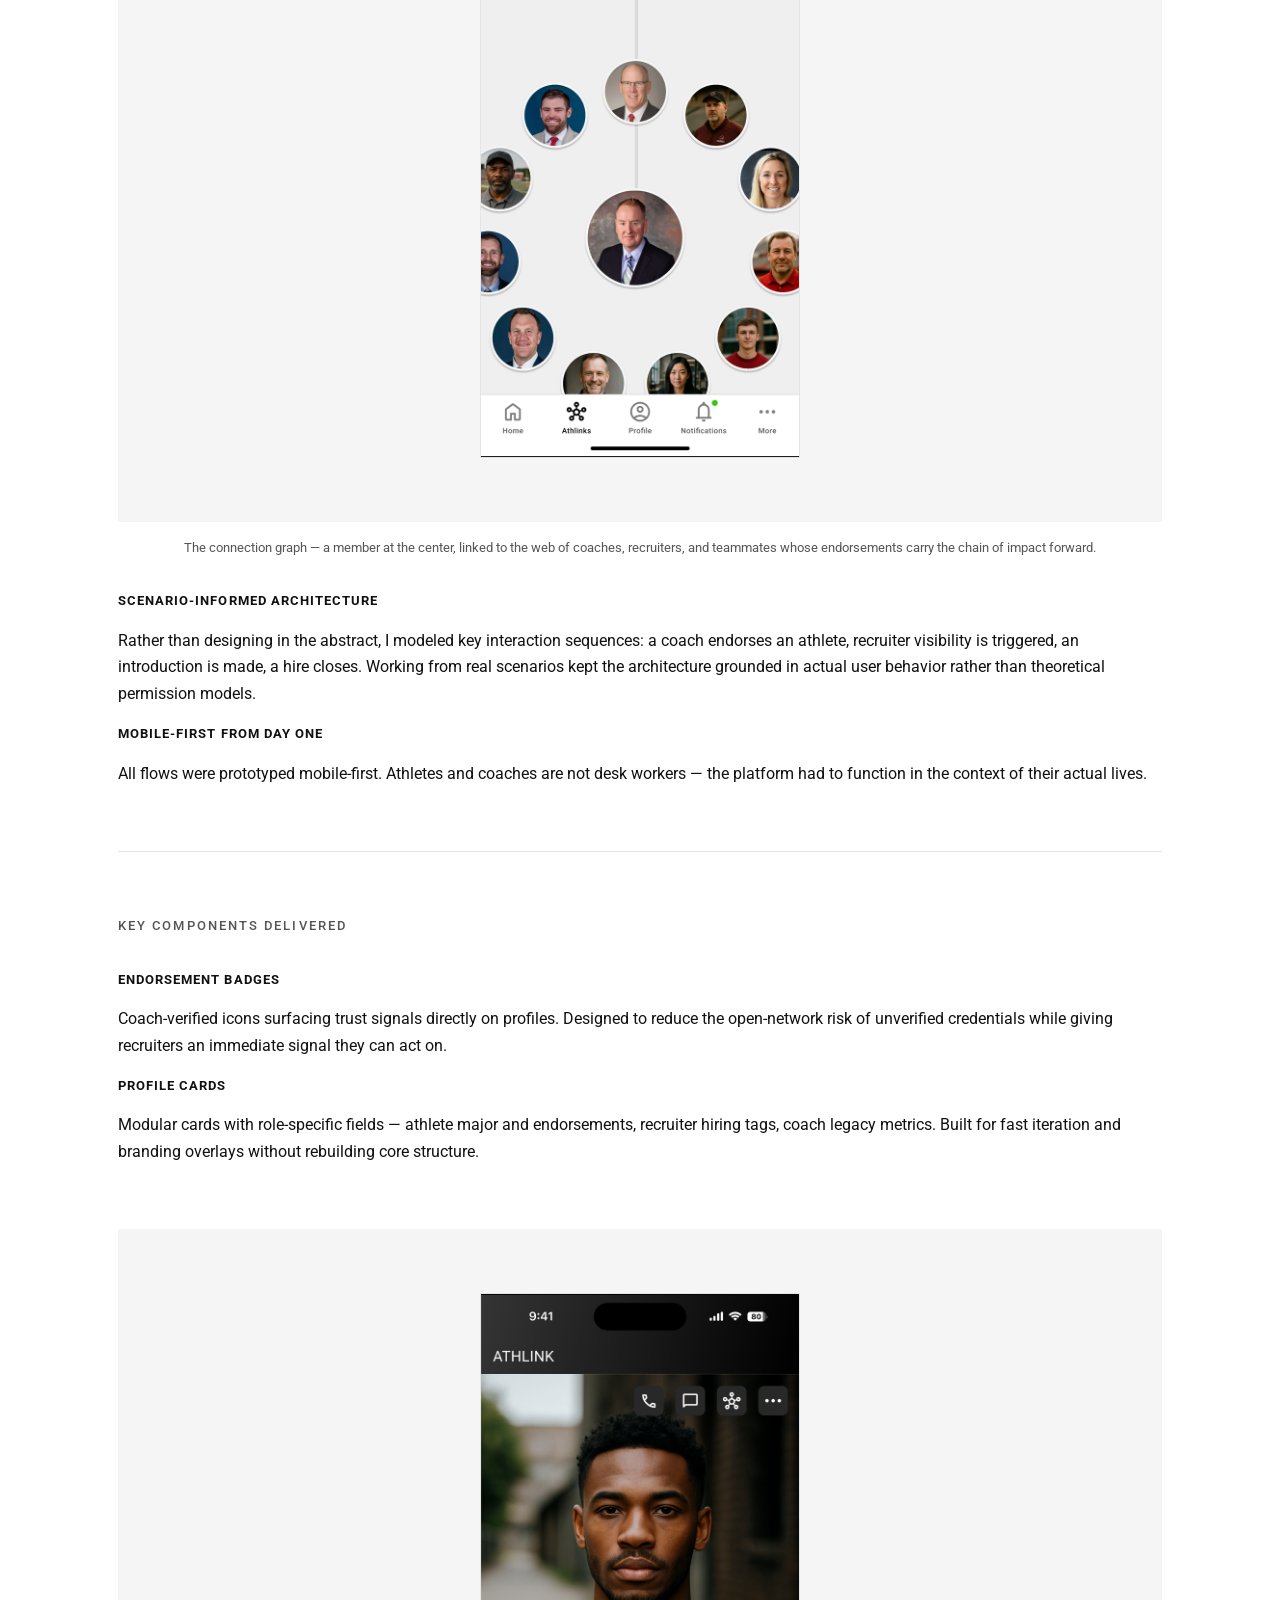
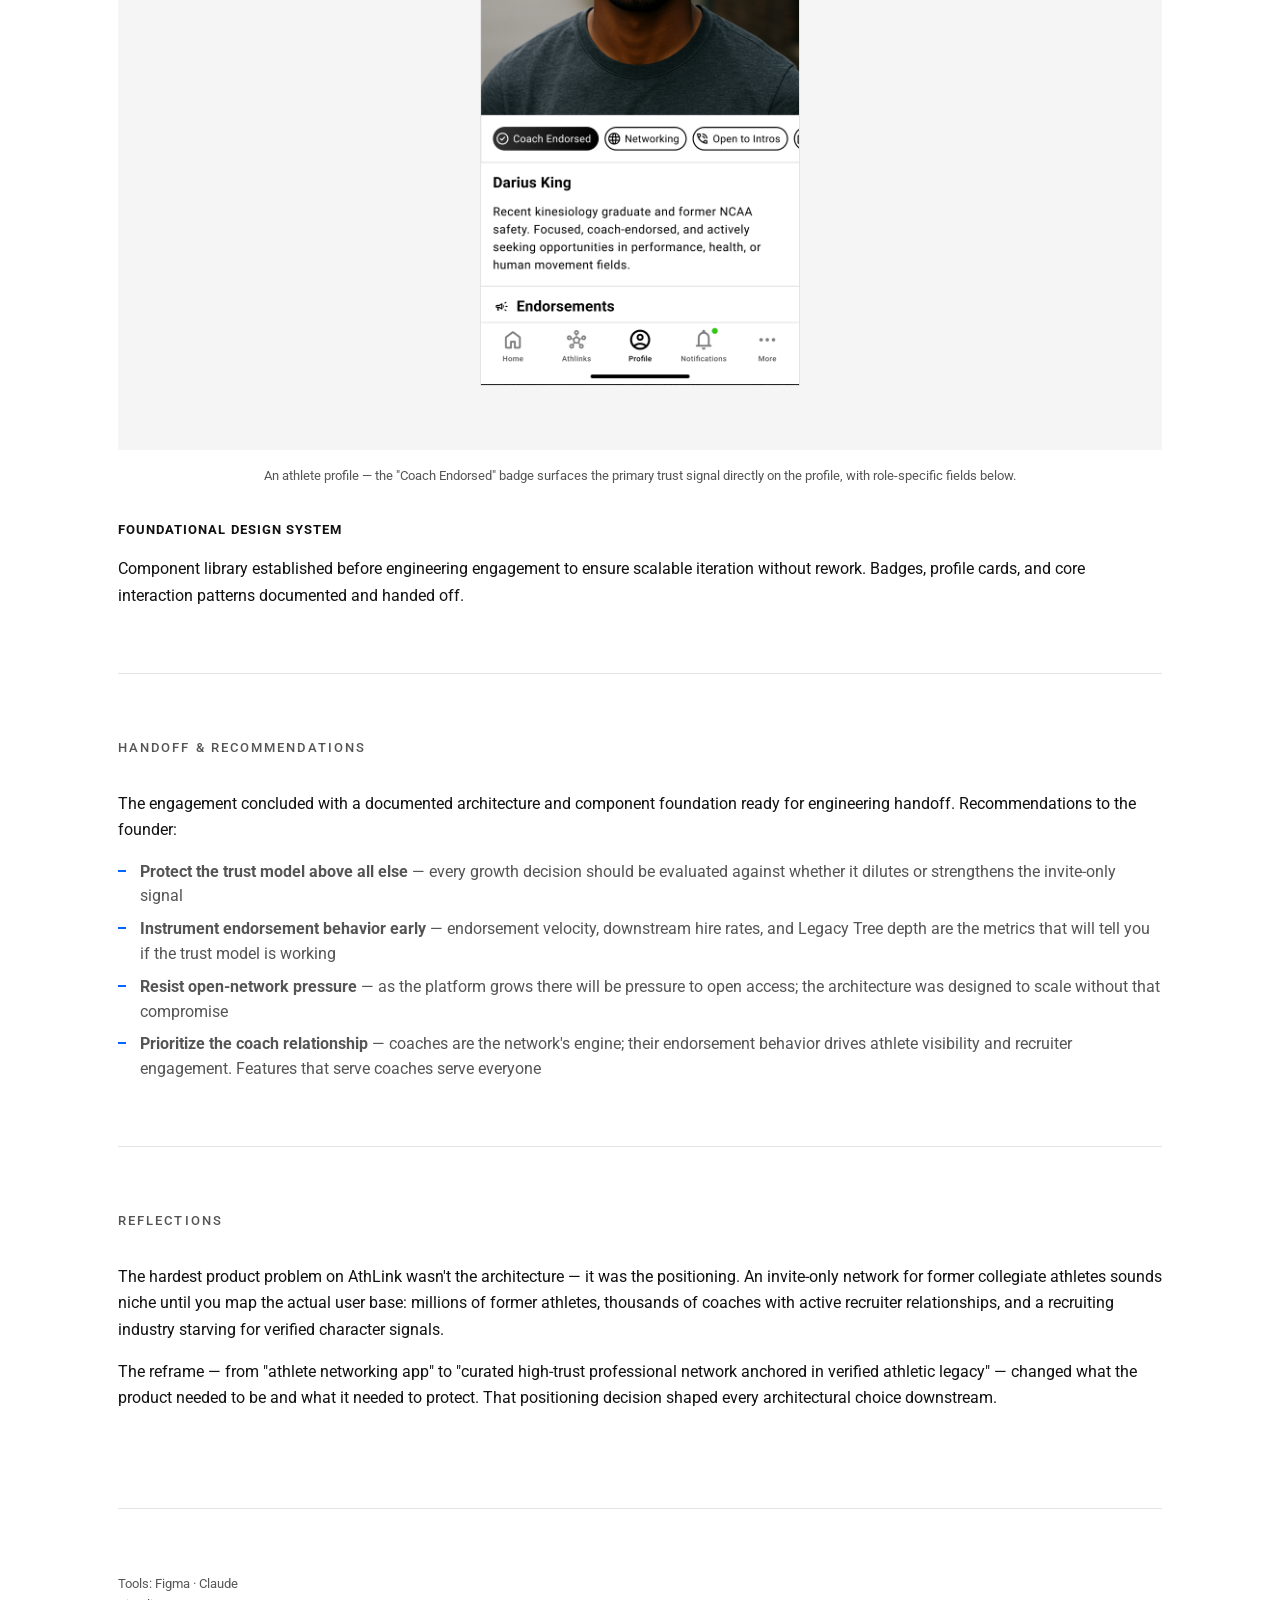
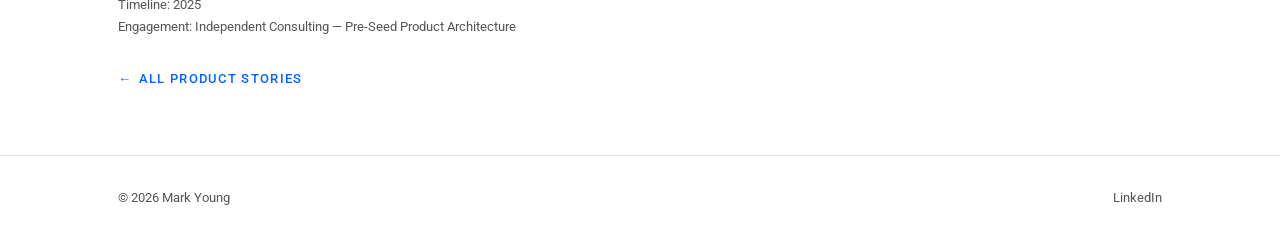
<file: work/athlink.html>
<!DOCTYPE html>
<html lang="en" data-theme="light">
<head>
  <meta charset="UTF-8" />
  <meta name="viewport" content="width=device-width, initial-scale=1.0" />
  <title>AthLink — Product Story | Mark Young</title>
  <meta
    name="description"
    content="AthLink: 0–1 product architecture for a curated, invite-only network connecting former collegiate athletes with coaches, mentors, and recruiters. A product story by Mark Young — independent product design consultant."
  />

  <!-- Open Graph -->
  <meta property="og:title" content="AthLink — Product Story | Mark Young" />
  <meta
    property="og:description"
    content="Zero-to-one product architecture for an invite-only collegiate athlete network."
  />
  <meta property="og:type" content="article" />
  <meta property="og:url" content="https://myuxd.work/work/athlink.html" />

  <!-- Prevent theme flash: set stored theme before first paint -->
  <script>
    (function () {
      try {
        var t = localStorage.getItem("theme");
        if (t === "dark" || t === "light") {
          document.documentElement.setAttribute("data-theme", t);
        }
      } catch (e) {}
    })();
  </script>

  <!-- Fonts — Roboto only, single import -->
  <link rel="preconnect" href="https://fonts.googleapis.com" />
  <link rel="preconnect" href="https://fonts.gstatic.com" crossorigin />
  <link
    href="https://fonts.googleapis.com/css2?family=Roboto:wght@300;400;500;700;900&display=swap"
    rel="stylesheet"
  />

  <link rel="stylesheet" href="../css/styles.css" />
</head>

<body>
  <!-- ==================== HEADER / NAV ==================== -->
  <header class="site-header">
    <nav class="nav container" aria-label="Primary">
      <a href="../index.html" class="nav__brand">
        MARK YOUNG
      </a>

      <button
        class="nav__hamburger"
        data-nav-toggle
        aria-label="Toggle navigation menu"
        aria-expanded="false"
      >
        <span></span><span></span><span></span>
      </button>

      <div class="nav__menu" data-nav-menu>
        <div class="nav__dropdown" data-dropdown>
          <button
            class="nav__dropdown-toggle"
            data-dropdown-toggle
            aria-expanded="false"
            aria-haspopup="true"
          >
            Work <span class="caret" aria-hidden="true">▾</span>
          </button>
          <ul class="nav__dropdown-menu" data-dropdown-menu>
            <li><a href="carrier-360.html">Carrier 360</a></li>
            <li><a href="revrent.html">RevRent</a></li>
            <li><a href="hum-editor.html">Hum Editor</a></li>
            <li><a href="destin-elite.html">Destin Elite Carts</a></li>
            <li><a href="athlink.html" aria-current="page">AthLink</a></li>
            <li role="separator"><hr class="nav__dropdown-sep" aria-hidden="true" /></li>
            <li><a href="portfolio-creation.html">Portfolio Creation</a></li>
          </ul>
        </div>

        <a href="../resume.html" class="nav__link">Resume</a>
        <a href="../contact.html" class="nav__link">Contact</a>

        <button class="theme-toggle" data-theme-toggle aria-label="Switch to dark mode">
          <svg class="icon-moon" width="18" height="18" viewBox="0 0 24 24" fill="none" stroke="currentColor" stroke-width="2" stroke-linecap="round" stroke-linejoin="round" aria-hidden="true">
            <path d="M21 12.79A9 9 0 1 1 11.21 3 7 7 0 0 0 21 12.79z"></path>
          </svg>
          <svg class="icon-sun" width="18" height="18" viewBox="0 0 24 24" fill="none" stroke="currentColor" stroke-width="2" stroke-linecap="round" stroke-linejoin="round" aria-hidden="true">
            <circle cx="12" cy="12" r="5"></circle>
            <line x1="12" y1="1" x2="12" y2="3"></line>
            <line x1="12" y1="21" x2="12" y2="23"></line>
            <line x1="4.22" y1="4.22" x2="5.64" y2="5.64"></line>
            <line x1="18.36" y1="18.36" x2="19.78" y2="19.78"></line>
            <line x1="1" y1="12" x2="3" y2="12"></line>
            <line x1="21" y1="12" x2="23" y2="12"></line>
            <line x1="4.22" y1="19.78" x2="5.64" y2="18.36"></line>
            <line x1="18.36" y1="5.64" x2="19.78" y2="4.22"></line>
          </svg>
        </button>
      </div>
    </nav>
  </header>

  <main class="story">
    <div class="story__wrap">
      <!-- ==================== MASTHEAD ==================== -->
      <header class="story-head reveal">
        <p class="eyebrow">Product Story</p>
        <h1 class="story-head__title">AthLink</h1>
        <p class="story-head__subtitle">
          0–1 Product Architecture for a Curated Athlete Network
        </p>
      </header>

      <!-- ==================== AT A GLANCE ==================== -->
      <section class="story-section reveal" aria-labelledby="s-glance">
        <h2 id="s-glance" class="story-section__title">At a Glance</h2>
        <div class="glance-panel">
          <table class="glance">
            <tbody>
              <tr>
                <th scope="row">Role</th>
                <td>Independent Product Design Consultant</td>
              </tr>
              <tr>
                <th scope="row">Engagement Type</th>
                <td>Pre-Seed, 0–1 Product Architecture</td>
              </tr>
              <tr>
                <th scope="row">Timeline</th>
                <td>2025</td>
              </tr>
              <tr>
                <th scope="row">Tools</th>
                <td>Figma · Claude</td>
              </tr>
              <tr>
                <th scope="row">Key Outcomes</th>
                <td>
                  Multi-role permission architecture defined · Trust model and
                  governance established · Foundational design system delivered ·
                  Product repositioned toward curated high-trust network model ·
                  Engineering-ready roadmap handed off to founder
                </td>
              </tr>
            </tbody>
          </table>
        </div>
      </section>

      <!-- ==================== OVERVIEW ==================== -->
      <section class="story-section reveal" aria-labelledby="s-overview">
        <h2 id="s-overview" class="story-section__title">Overview</h2>
        <p>
          AthLink is a pre-seed platform connecting former collegiate athletes with
          coaches, mentors, recruiters, and career opportunities in a high-trust,
          invite-only environment. By leveraging shared athletic legacies, it enables
          endorsements that carry real weight and opportunities that feel earned — not
          algorithmic.
        </p>
        <p>
          As an independent consultant in the earliest phase, I collaborated with the
          founder to define the core architecture, ensuring scalability while
          preserving the exclusivity that makes the platform valuable. The engagement
          was scoped to deliver a clear, executable foundation for engineering handoff.
        </p>
      </section>

      <!-- ==================== PROJECT MATERIALS ==================== -->
      <section class="story-section reveal" aria-labelledby="s-materials">
        <h2 id="s-materials" class="story-section__title">Project Materials</h2>
        <div class="story-materials">
          <a
            href="https://www.figma.com/proto/XNKACbYSlWa8Q61OLQ6tAq/Athlink-Design?page-id=652%3A16823&node-id=652-17872&viewport=597%2C273%2C0.16&t=ffSHm4yVqCAkLsNc-1&scaling=scale-down&content-scaling=fixed&starting-point-node-id=652%3A17872"
            class="btn btn--primary"
            target="_blank"
            rel="noopener"
          >
            View Interactive Prototype <span aria-hidden="true">→</span>
          </a>

          <div class="story-downloads">
            <a
              href="../assets/docs/athlink/Personas.pdf"
              class="btn btn--secondary"
              target="_blank"
              rel="noopener"
            >
              View Personas <span aria-hidden="true">→</span>
            </a>
            <a
              href="../assets/docs/athlink/Personas-Cross%20Reference.pdf"
              class="btn btn--secondary"
              target="_blank"
              rel="noopener"
            >
              View Persona Cross Reference <span aria-hidden="true">→</span>
            </a>
          </div>
        </div>
      </section>

      <figure class="device-shot device-shot--hero reveal">
        <div class="device-shot__stage">
          <img
            class="device-shot__img"
            src="../assets/docs/athlink/home.PNG"
            alt="AthLink home screen showing 'Actively Recruiting' and 'Former Teammates' connection cards"
            width="1320"
            height="2868"
            loading="lazy"
          />
        </div>
        <figcaption class="device-shot__caption">
          The AthLink home surface — recruiters actively recruiting and former
          teammates, one tap to connect.
        </figcaption>
      </figure>

      <!-- ==================== THE PROBLEM ==================== -->
      <section class="story-section reveal" aria-labelledby="s-problem">
        <h2 id="s-problem" class="story-section__title">The Problem</h2>
        <p>
          Early strategy sessions surfaced the core tension: balancing network growth
          with trust. Unlike open platforms, AthLink's value depends entirely on
          verified, curated connections. Too open and it becomes LinkedIn. Too closed
          and it stagnates.
        </p>
        <p>Three distinct user types each brought their own demands:</p>
        <ul class="story-list">
          <li><strong>Athletes</strong> needed fair pathways to opportunities without having to beg for visibility</li>
          <li><strong>Coaches</strong> wanted to extend their legacy and track the impact of their endorsements</li>
          <li><strong>Recruiters</strong> needed character signals over noise — verified credibility, not self-reported credentials</li>
        </ul>
        <p>
          The architecture had to serve all three simultaneously without collapsing the
          trust model that made the platform worth building.
        </p>
      </section>

      <!-- ==================== APPROACH ==================== -->
      <section class="story-section reveal" aria-labelledby="s-approach">
        <h2 id="s-approach" class="story-section__title">Approach</h2>
        <p>
          I synthesized founder insights into a multi-role permission system defining
          how athletes, coaches, mentors, and recruiters interact — and more
          importantly, how they don't. The system was built around invite-driven,
          relationship-based connections rather than open requests.
        </p>

        <figure class="device-shot reveal">
          <div class="device-shot__stage">
            <img
              class="device-shot__img"
              src="../assets/docs/athlink/login.PNG"
              alt="AthLink invite-only login screen"
              width="1320"
              height="2868"
              loading="lazy"
            />
          </div>
          <figcaption class="device-shot__caption">
            Invite-only login — access is gated to protect the curated, high-trust
            network.
          </figcaption>
        </figure>

        <p>Key architectural decisions:</p>

        <p class="story-h4">Endorsements as trust infrastructure</p>
        <p>
          Endorsements aren't social gestures — they're the primary trust signal in the
          system. A coach endorsing an athlete triggers recruiter visibility in a way
          that self-promotion cannot. This distinction shaped every permission and flow
          downstream.
        </p>

        <p class="story-h4">Legacy Trees</p>
        <p>
          Coaches needed a way to track the downstream impact of their endorsements over
          time. Legacy Trees visualize this — who a coach endorsed, where those athletes
          landed, and what the chain of impact looks like. This turned coach engagement
          from a one-time action into an ongoing relationship with the platform.
        </p>

        <figure class="device-shot reveal">
          <div class="device-shot__stage">
            <img
              class="device-shot__img"
              src="../assets/docs/athlink/althink.PNG"
              alt="AthLink connection graph — a member at the center linked to a web of coaches, recruiters, and teammates"
              width="1320"
              height="2868"
              loading="lazy"
            />
          </div>
          <figcaption class="device-shot__caption">
            The connection graph — a member at the center, linked to the web of
            coaches, recruiters, and teammates whose endorsements carry the chain of
            impact forward.
          </figcaption>
        </figure>

        <p class="story-h4">Scenario-informed architecture</p>
        <p>
          Rather than designing in the abstract, I modeled key interaction sequences: a
          coach endorses an athlete, recruiter visibility is triggered, an introduction
          is made, a hire closes. Working from real scenarios kept the architecture
          grounded in actual user behavior rather than theoretical permission models.
        </p>

        <p class="story-h4">Mobile-first from day one</p>
        <p>
          All flows were prototyped mobile-first. Athletes and coaches are not desk
          workers — the platform had to function in the context of their actual lives.
        </p>
      </section>

      <!-- ==================== KEY COMPONENTS DELIVERED ==================== -->
      <section class="story-section reveal" aria-labelledby="s-components">
        <h2 id="s-components" class="story-section__title">Key Components Delivered</h2>

        <p class="story-h4">Endorsement Badges</p>
        <p>
          Coach-verified icons surfacing trust signals directly on profiles. Designed to
          reduce the open-network risk of unverified credentials while giving recruiters
          an immediate signal they can act on.
        </p>

        <p class="story-h4">Profile Cards</p>
        <p>
          Modular cards with role-specific fields — athlete major and endorsements,
          recruiter hiring tags, coach legacy metrics. Built for fast iteration and
          branding overlays without rebuilding core structure.
        </p>

        <figure class="device-shot reveal">
          <div class="device-shot__stage">
            <img
              class="device-shot__img"
              src="../assets/docs/athlink/profile.PNG"
              alt="AthLink athlete profile showing a 'Coach Endorsed' badge, status pills, and an endorsements section"
              width="1320"
              height="2868"
              loading="lazy"
            />
          </div>
          <figcaption class="device-shot__caption">
            An athlete profile — the "Coach Endorsed" badge surfaces the primary trust
            signal directly on the profile, with role-specific fields below.
          </figcaption>
        </figure>

        <p class="story-h4">Foundational Design System</p>
        <p>
          Component library established before engineering engagement to ensure scalable
          iteration without rework. Badges, profile cards, and core interaction patterns
          documented and handed off.
        </p>
      </section>

      <!-- ==================== HANDOFF & RECOMMENDATIONS ==================== -->
      <section class="story-section reveal" aria-labelledby="s-handoff">
        <h2 id="s-handoff" class="story-section__title">Handoff &amp; Recommendations</h2>
        <p>
          The engagement concluded with a documented architecture and component
          foundation ready for engineering handoff. Recommendations to the founder:
        </p>
        <ul class="story-list">
          <li><strong>Protect the trust model above all else</strong> — every growth decision should be evaluated against whether it dilutes or strengthens the invite-only signal</li>
          <li><strong>Instrument endorsement behavior early</strong> — endorsement velocity, downstream hire rates, and Legacy Tree depth are the metrics that will tell you if the trust model is working</li>
          <li><strong>Resist open-network pressure</strong> — as the platform grows there will be pressure to open access; the architecture was designed to scale without that compromise</li>
          <li><strong>Prioritize the coach relationship</strong> — coaches are the network's engine; their endorsement behavior drives athlete visibility and recruiter engagement. Features that serve coaches serve everyone</li>
        </ul>
      </section>

      <!-- ==================== REFLECTIONS ==================== -->
      <section class="story-section reveal" aria-labelledby="s-reflections">
        <h2 id="s-reflections" class="story-section__title">Reflections</h2>
        <p>
          The hardest product problem on AthLink wasn't the architecture — it was the
          positioning. An invite-only network for former collegiate athletes sounds
          niche until you map the actual user base: millions of former athletes,
          thousands of coaches with active recruiter relationships, and a recruiting
          industry starving for verified character signals.
        </p>
        <p>
          The reframe — from "athlete networking app" to "curated high-trust
          professional network anchored in verified athletic legacy" — changed what the
          product needed to be and what it needed to protect. That positioning decision
          shaped every architectural choice downstream.
        </p>
      </section>

      <!-- ==================== STORY FOOTER META ==================== -->
      <footer class="story-footer reveal">
        <p class="story-meta">
          Tools: Figma · Claude<br />
          Timeline: 2025<br />
          Engagement: Independent Consulting — Pre-Seed Product Architecture
        </p>
        <a href="../index.html#work" class="story-back">
          <span aria-hidden="true">←</span> All Product Stories
        </a>
      </footer>
    </div>
  </main>

  <!-- ==================== FOOTER ==================== -->
  <footer class="site-footer">
    <div class="container site-footer__inner">
      <span>© 2026 Mark Young</span>
      <div class="site-footer__links">
        <a href="https://www.linkedin.com/in/markyoung84" target="_blank" rel="noopener">LinkedIn</a>
      </div>
    </div>
  </footer>

  <script src="../js/main.js"></script>
</body>
</html>
</file>
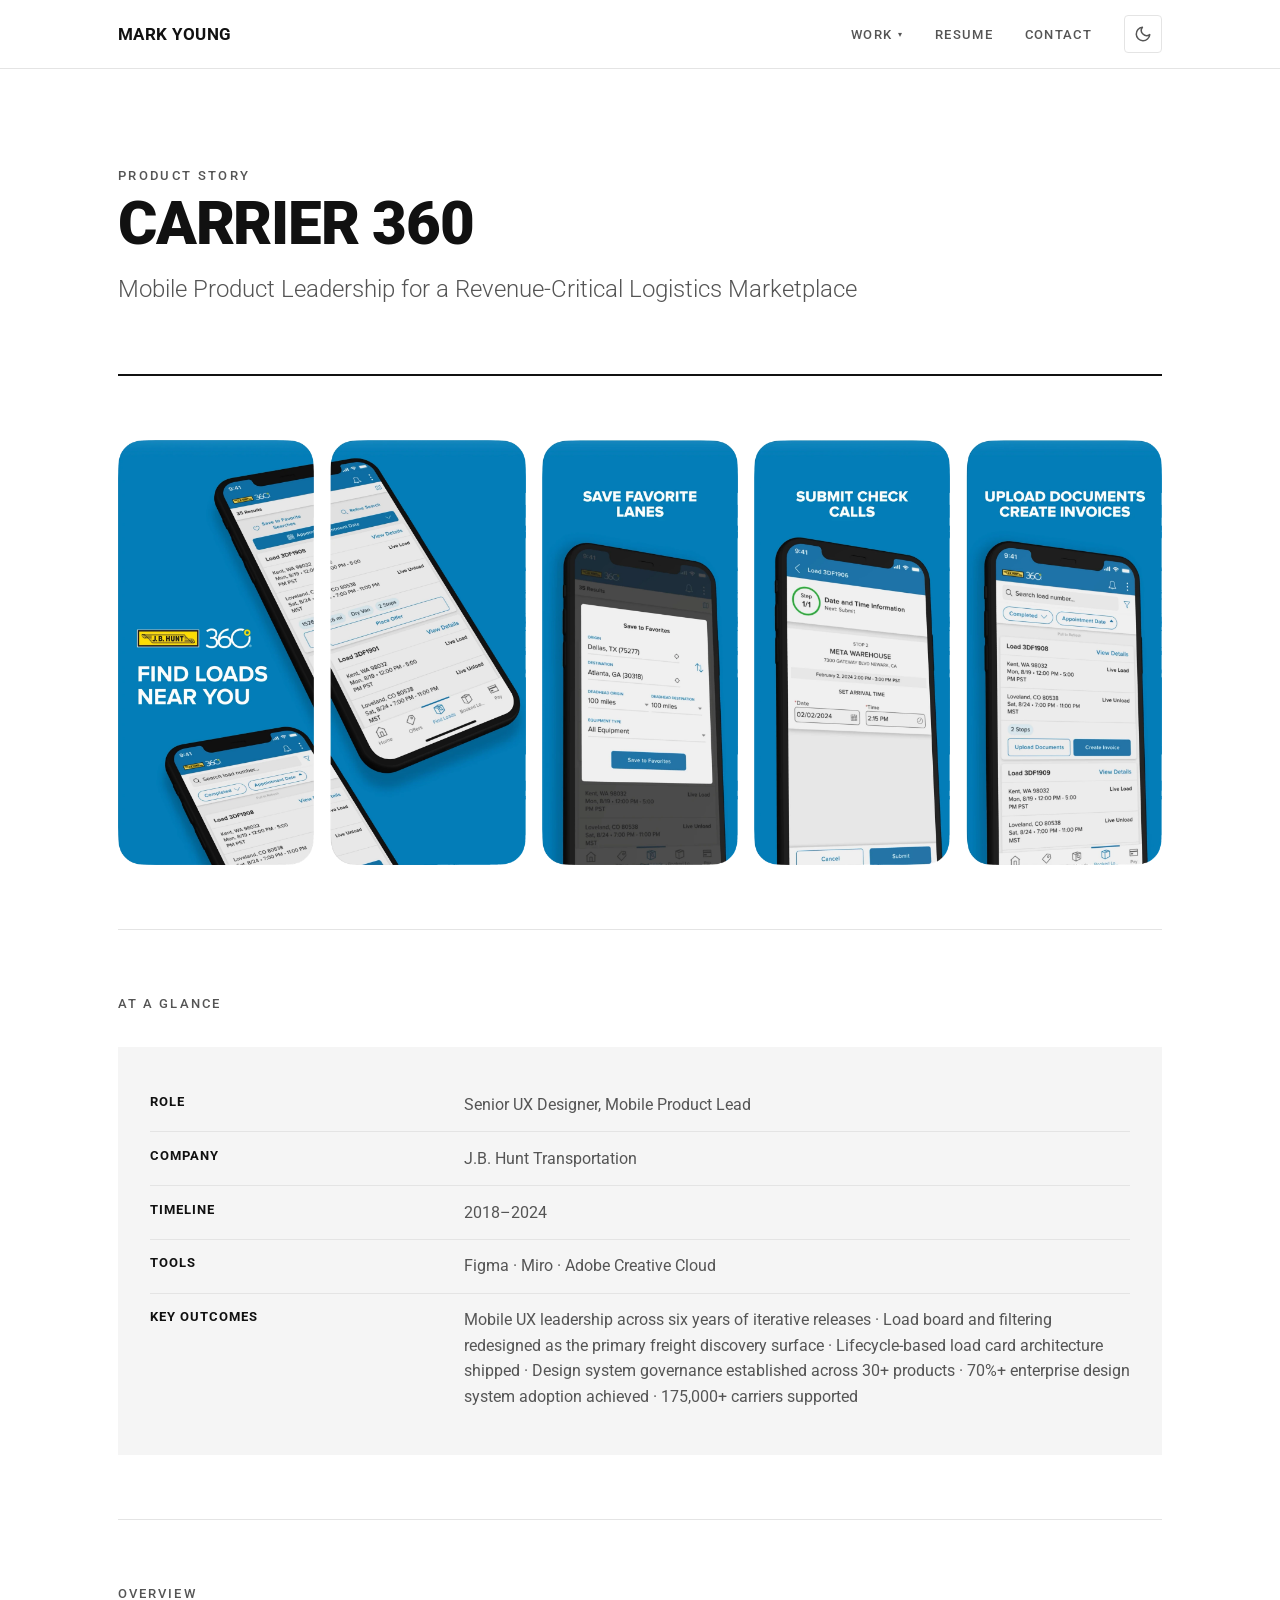
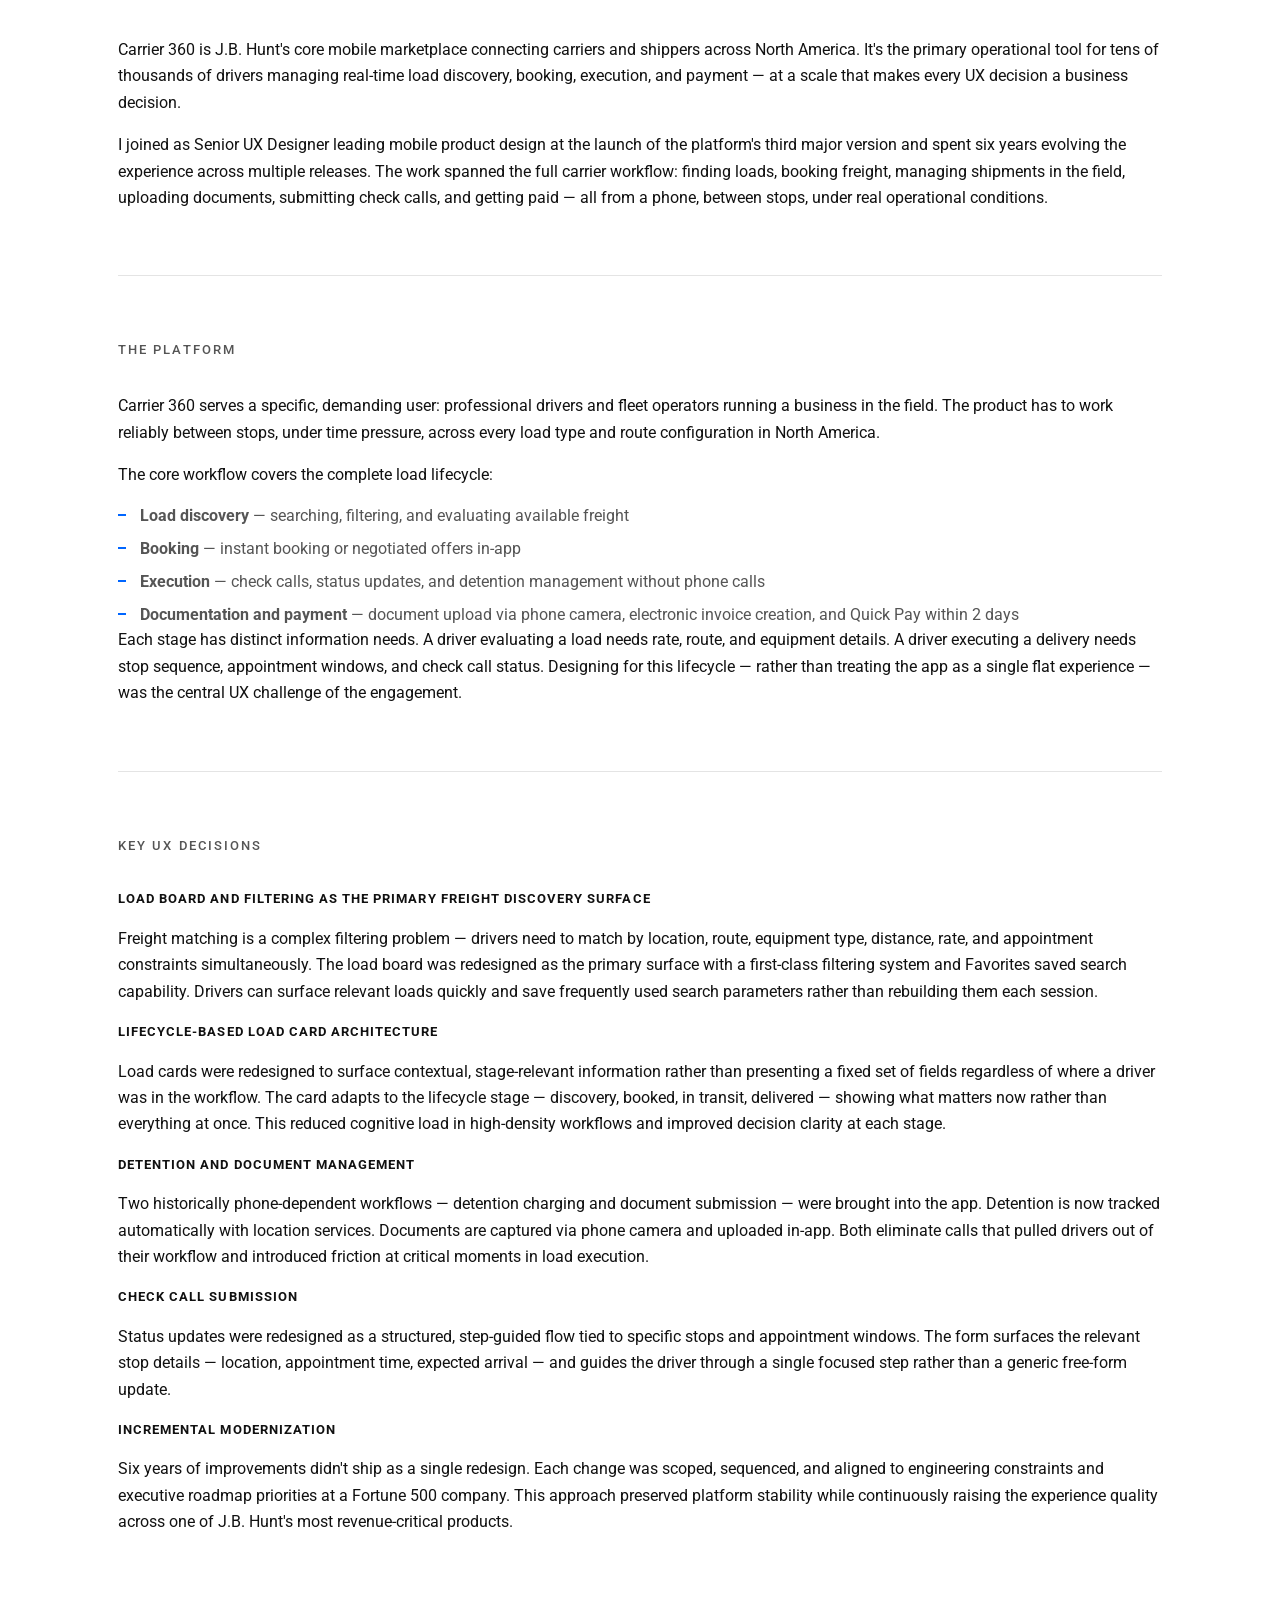
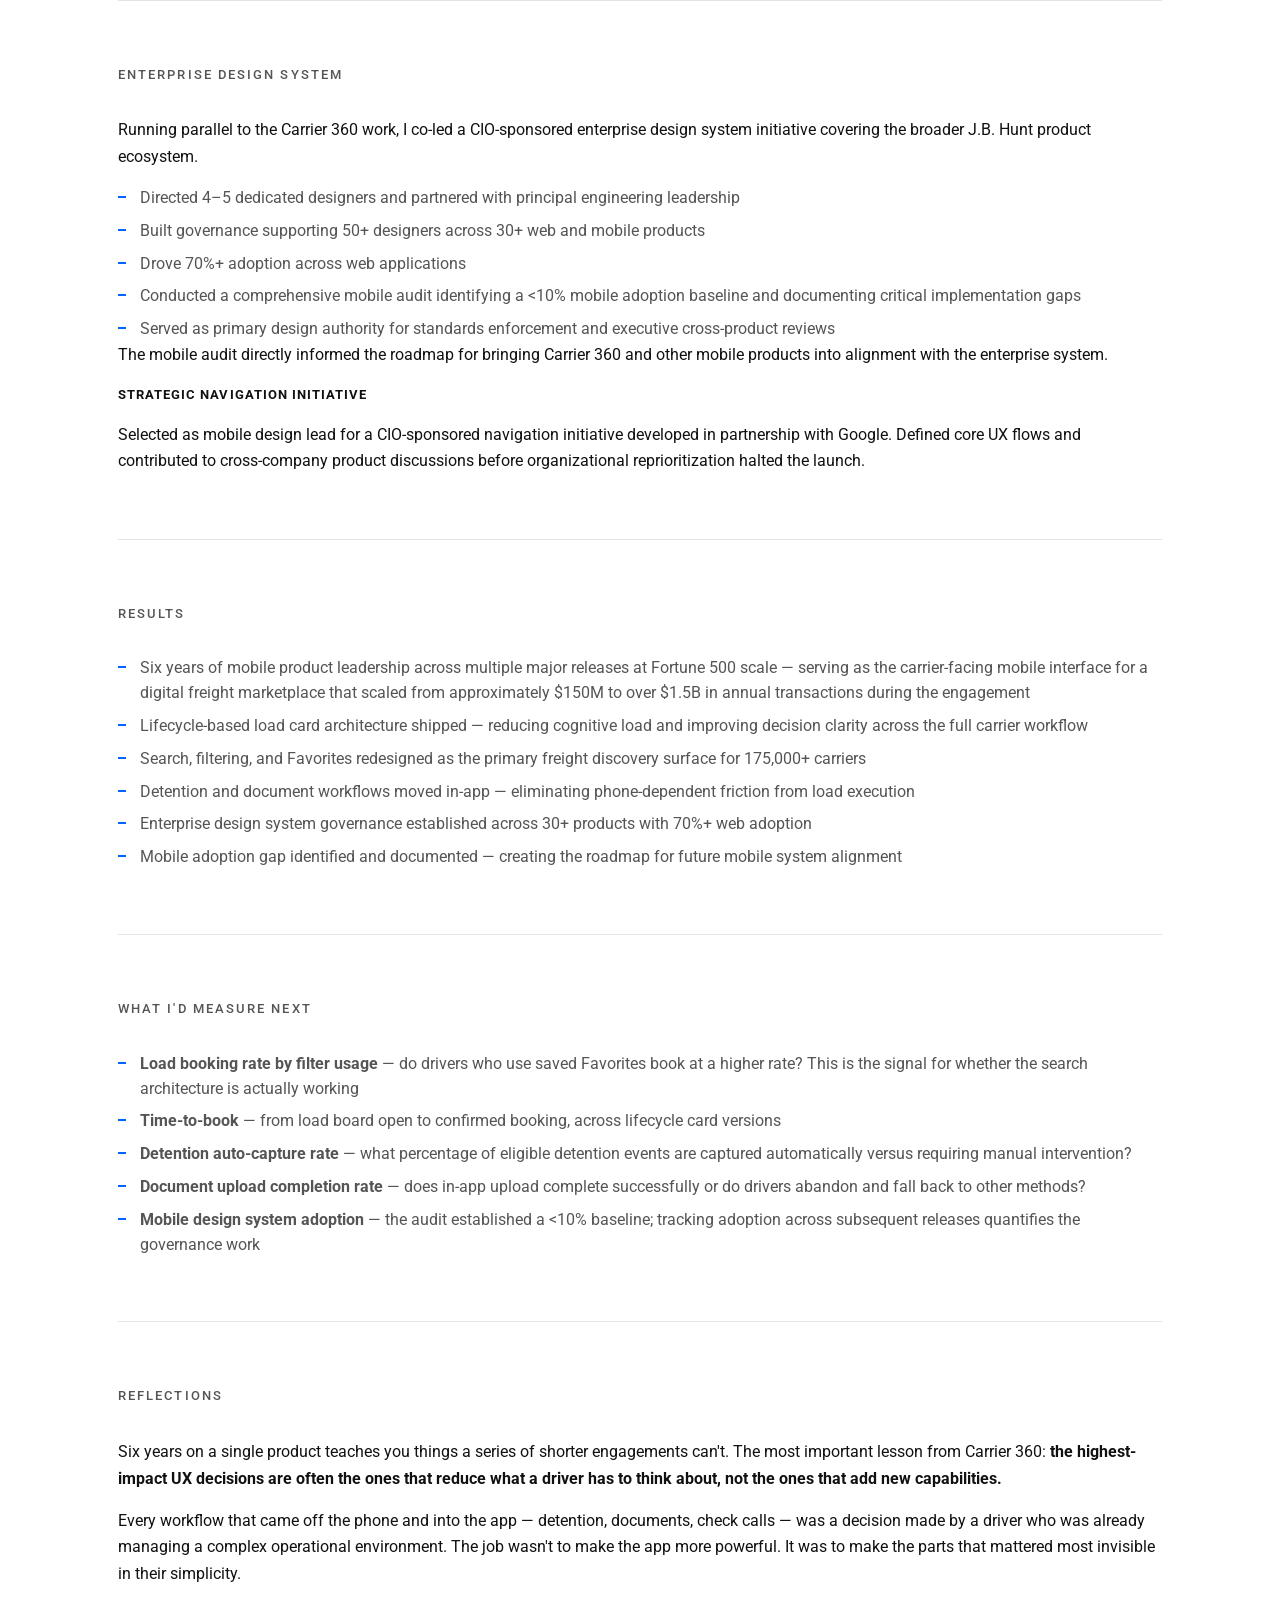
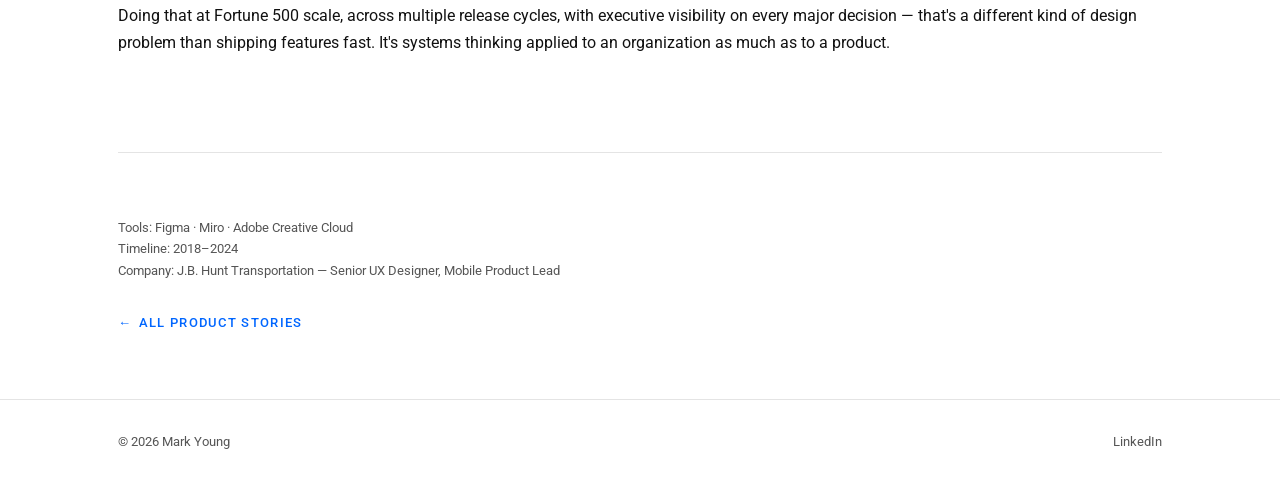
<file: work/carrier-360.html>
<!DOCTYPE html>
<html lang="en" data-theme="light">
<head>
  <meta charset="UTF-8" />
  <meta name="viewport" content="width=device-width, initial-scale=1.0" />
  <title>Carrier 360 — Product Story | Mark Young</title>
  <meta
    name="description"
    content="Carrier 360: lifecycle-driven mobile UX for a revenue-critical logistics marketplace supporting 175,000+ carriers. A product story by Mark Young — Senior UX Designer, mobile product lead at J.B. Hunt Transportation."
  />

  <!-- Open Graph -->
  <meta property="og:title" content="Carrier 360 — Product Story | Mark Young" />
  <meta
    property="og:description"
    content="Lifecycle-driven mobile UX for a revenue-critical logistics marketplace supporting 175,000+ carriers."
  />
  <meta property="og:type" content="article" />
  <meta property="og:url" content="https://myuxd.work/work/carrier-360.html" />

  <!-- Prevent theme flash: set stored theme before first paint -->
  <script>
    (function () {
      try {
        var t = localStorage.getItem("theme");
        if (t === "dark" || t === "light") {
          document.documentElement.setAttribute("data-theme", t);
        }
      } catch (e) {}
    })();
  </script>

  <!-- Fonts — Roboto only, single import -->
  <link rel="preconnect" href="https://fonts.googleapis.com" />
  <link rel="preconnect" href="https://fonts.gstatic.com" crossorigin />
  <link
    href="https://fonts.googleapis.com/css2?family=Roboto:wght@300;400;500;700;900&display=swap"
    rel="stylesheet"
  />

  <link rel="stylesheet" href="../css/styles.css" />
</head>

<body>
  <!-- ==================== HEADER / NAV ==================== -->
  <header class="site-header">
    <nav class="nav container" aria-label="Primary">
      <a href="../index.html" class="nav__brand">
        MARK YOUNG
      </a>

      <button
        class="nav__hamburger"
        data-nav-toggle
        aria-label="Toggle navigation menu"
        aria-expanded="false"
      >
        <span></span><span></span><span></span>
      </button>

      <div class="nav__menu" data-nav-menu>
        <div class="nav__dropdown" data-dropdown>
          <button
            class="nav__dropdown-toggle"
            data-dropdown-toggle
            aria-expanded="false"
            aria-haspopup="true"
          >
            Work <span class="caret" aria-hidden="true">▾</span>
          </button>
          <ul class="nav__dropdown-menu" data-dropdown-menu>
            <li><a href="carrier-360.html" aria-current="page">Carrier 360</a></li>
            <li><a href="revrent.html">RevRent</a></li>
            <li><a href="hum-editor.html">Hum Editor</a></li>
            <li><a href="destin-elite.html">Destin Elite Carts</a></li>
            <li><a href="athlink.html">AthLink</a></li>
            <li role="separator"><hr class="nav__dropdown-sep" aria-hidden="true" /></li>
            <li><a href="portfolio-creation.html">Portfolio Creation</a></li>
          </ul>
        </div>

        <a href="../resume.html" class="nav__link">Resume</a>
        <a href="../contact.html" class="nav__link">Contact</a>

        <button class="theme-toggle" data-theme-toggle aria-label="Switch to dark mode">
          <svg class="icon-moon" width="18" height="18" viewBox="0 0 24 24" fill="none" stroke="currentColor" stroke-width="2" stroke-linecap="round" stroke-linejoin="round" aria-hidden="true">
            <path d="M21 12.79A9 9 0 1 1 11.21 3 7 7 0 0 0 21 12.79z"></path>
          </svg>
          <svg class="icon-sun" width="18" height="18" viewBox="0 0 24 24" fill="none" stroke="currentColor" stroke-width="2" stroke-linecap="round" stroke-linejoin="round" aria-hidden="true">
            <circle cx="12" cy="12" r="5"></circle>
            <line x1="12" y1="1" x2="12" y2="3"></line>
            <line x1="12" y1="21" x2="12" y2="23"></line>
            <line x1="4.22" y1="4.22" x2="5.64" y2="5.64"></line>
            <line x1="18.36" y1="18.36" x2="19.78" y2="19.78"></line>
            <line x1="1" y1="12" x2="3" y2="12"></line>
            <line x1="21" y1="12" x2="23" y2="12"></line>
            <line x1="4.22" y1="19.78" x2="5.64" y2="18.36"></line>
            <line x1="18.36" y1="5.64" x2="19.78" y2="4.22"></line>
          </svg>
        </button>
      </div>
    </nav>
  </header>

  <main class="story">
    <div class="story__wrap">
      <!-- ==================== MASTHEAD ==================== -->
      <header class="story-head reveal">
        <p class="eyebrow">Product Story</p>
        <h1 class="story-head__title">Carrier 360</h1>
        <p class="story-head__subtitle">
          Mobile Product Leadership for a Revenue-Critical Logistics Marketplace
        </p>
      </header>

      <div class="shot-grid shot-grid--five reveal">
        <figure class="shot">
          <button
            class="shot__btn"
            type="button"
            data-lightbox
            data-full="../assets/images/jbh_1@2x.webp"
            data-full-fallback="../assets/images/jbh_1.png"
          >
            <picture>
              <source
                type="image/webp"
                srcset="
                  ../assets/images/jbh_1.webp     660w,
                  ../assets/images/jbh_1@2x.webp 1091w
                "
                sizes="(min-width: 1140px) 196px, (min-width: 720px) 17vw, 300px"
              />
              <img
                class="shot__img"
                src="../assets/images/jbh_1.png"
                alt="Carrier 360 &quot;Find loads near you&quot; — two phones showing the load board with search results, appointment dates, and a save-to-favourites action"
                width="1091"
                height="2364"
                loading="eager"
                fetchpriority="high"
              />
            </picture>
          </button>
        </figure>

        <figure class="shot">
          <button
            class="shot__btn"
            type="button"
            data-lightbox
            data-full="../assets/images/jbh_2@2x.webp"
            data-full-fallback="../assets/images/jbh_2.png"
          >
            <picture>
              <source
                type="image/webp"
                srcset="
                  ../assets/images/jbh_2.webp     660w,
                  ../assets/images/jbh_2@2x.webp 1091w
                "
                sizes="(min-width: 1140px) 196px, (min-width: 720px) 17vw, 300px"
              />
              <img
                class="shot__img"
                src="../assets/images/jbh_2.png"
                alt="Load board detail — load cards showing Live Load and Live Unload windows, stop count, equipment type, and a Place Offer action above the tab bar"
                width="1091"
                height="2364"
                loading="eager"
              />
            </picture>
          </button>
        </figure>

        <figure class="shot">
          <button
            class="shot__btn"
            type="button"
            data-lightbox
            data-full="../assets/images/jbh_3@2x.webp"
            data-full-fallback="../assets/images/jbh_3.png"
          >
            <picture>
              <source
                type="image/webp"
                srcset="
                  ../assets/images/jbh_3.webp     660w,
                  ../assets/images/jbh_3@2x.webp 1091w
                "
                sizes="(min-width: 1140px) 196px, (min-width: 720px) 17vw, 300px"
              />
              <img
                class="shot__img"
                src="../assets/images/jbh_3.png"
                alt="Carrier 360 &quot;Save favorite lanes&quot; — the Save to Favorites dialog with origin, destination, deadhead radius, and equipment type fields"
                width="1091"
                height="2364"
                loading="eager"
              />
            </picture>
          </button>
        </figure>

        <figure class="shot">
          <button
            class="shot__btn"
            type="button"
            data-lightbox
            data-full="../assets/images/jbh_4@2x.webp"
            data-full-fallback="../assets/images/jbh_4.png"
          >
            <picture>
              <source
                type="image/webp"
                srcset="
                  ../assets/images/jbh_4.webp     660w,
                  ../assets/images/jbh_4@2x.webp 1091w
                "
                sizes="(min-width: 1140px) 196px, (min-width: 720px) 17vw, 300px"
              />
              <img
                class="shot__img"
                src="../assets/images/jbh_4.png"
                alt="Carrier 360 &quot;Submit check calls&quot; — the step-guided check call form for Stop 2 at Meta Warehouse, with date and arrival time fields"
                width="1091"
                height="2364"
                loading="eager"
              />
            </picture>
          </button>
        </figure>

        <figure class="shot">
          <button
            class="shot__btn"
            type="button"
            data-lightbox
            data-full="../assets/images/jbh_5@2x.webp"
            data-full-fallback="../assets/images/jbh_5.png"
          >
            <picture>
              <source
                type="image/webp"
                srcset="
                  ../assets/images/jbh_5.webp     660w,
                  ../assets/images/jbh_5@2x.webp 1091w
                "
                sizes="(min-width: 1140px) 196px, (min-width: 720px) 17vw, 300px"
              />
              <img
                class="shot__img"
                src="../assets/images/jbh_5.png"
                alt="Carrier 360 &quot;Upload documents, create invoices&quot; — booked loads with Upload Documents and Create Invoice actions on each card"
                width="1091"
                height="2364"
                loading="eager"
              />
            </picture>
          </button>
        </figure>
      </div>

      <!-- ==================== AT A GLANCE ==================== -->
      <section class="story-section reveal" aria-labelledby="s-glance">
        <h2 id="s-glance" class="story-section__title">At a Glance</h2>
        <div class="glance-panel">
          <table class="glance">
            <tbody>
              <tr>
                <th scope="row">Role</th>
                <td>Senior UX Designer, Mobile Product Lead</td>
              </tr>
              <tr>
                <th scope="row">Company</th>
                <td>J.B. Hunt Transportation</td>
              </tr>
              <tr>
                <th scope="row">Timeline</th>
                <td>2018–2024</td>
              </tr>
              <tr>
                <th scope="row">Tools</th>
                <td>Figma · Miro · Adobe Creative Cloud</td>
              </tr>
              <tr>
                <th scope="row">Key Outcomes</th>
                <td>
                  Mobile UX leadership across six years of iterative releases · Load
                  board and filtering redesigned as the primary freight discovery
                  surface · Lifecycle-based load card architecture shipped · Design
                  system governance established across 30+ products · 70%+ enterprise
                  design system adoption achieved · 175,000+ carriers supported
                </td>
              </tr>
            </tbody>
          </table>
        </div>
      </section>

      <!-- ==================== OVERVIEW ==================== -->
      <section class="story-section reveal" aria-labelledby="s-overview">
        <h2 id="s-overview" class="story-section__title">Overview</h2>
        <p>
          Carrier 360 is J.B. Hunt's core mobile marketplace connecting carriers and
          shippers across North America. It's the primary operational tool for tens of
          thousands of drivers managing real-time load discovery, booking, execution,
          and payment — at a scale that makes every UX decision a business decision.
        </p>
        <p>
          I joined as Senior UX Designer leading mobile product design at the launch of
          the platform's third major version and spent six years evolving the
          experience across multiple releases. The work spanned the full carrier
          workflow: finding loads, booking freight, managing shipments in the field,
          uploading documents, submitting check calls, and getting paid — all from a
          phone, between stops, under real operational conditions.
        </p>
      </section>

      <!-- ==================== THE PLATFORM ==================== -->
      <section class="story-section reveal" aria-labelledby="s-platform">
        <h2 id="s-platform" class="story-section__title">The Platform</h2>
        <p>
          Carrier 360 serves a specific, demanding user: professional drivers and fleet
          operators running a business in the field. The product has to work reliably
          between stops, under time pressure, across every load type and route
          configuration in North America.
        </p>
        <p>The core workflow covers the complete load lifecycle:</p>
        <ul class="story-list">
          <li><strong>Load discovery</strong> — searching, filtering, and evaluating available freight</li>
          <li><strong>Booking</strong> — instant booking or negotiated offers in-app</li>
          <li><strong>Execution</strong> — check calls, status updates, and detention management without phone calls</li>
          <li><strong>Documentation and payment</strong> — document upload via phone camera, electronic invoice creation, and Quick Pay within 2 days</li>
        </ul>
        <p>
          Each stage has distinct information needs. A driver evaluating a load needs
          rate, route, and equipment details. A driver executing a delivery needs stop
          sequence, appointment windows, and check call status. Designing for this
          lifecycle — rather than treating the app as a single flat experience — was
          the central UX challenge of the engagement.
        </p>
      </section>

      <!-- ==================== KEY UX DECISIONS ==================== -->
      <section class="story-section reveal" aria-labelledby="s-decisions">
        <h2 id="s-decisions" class="story-section__title">Key UX Decisions</h2>

        <p class="story-h4">Load board and filtering as the primary freight discovery surface</p>
        <p>
          Freight matching is a complex filtering problem — drivers need to match by
          location, route, equipment type, distance, rate, and appointment constraints
          simultaneously. The load board was redesigned as the primary surface with a
          first-class filtering system and Favorites saved search capability. Drivers
          can surface relevant loads quickly and save frequently used search parameters
          rather than rebuilding them each session.
        </p>

        <p class="story-h4">Lifecycle-based load card architecture</p>
        <p>
          Load cards were redesigned to surface contextual, stage-relevant information
          rather than presenting a fixed set of fields regardless of where a driver was
          in the workflow. The card adapts to the lifecycle stage — discovery, booked,
          in transit, delivered — showing what matters now rather than everything at
          once. This reduced cognitive load in high-density workflows and improved
          decision clarity at each stage.
        </p>

        <p class="story-h4">Detention and document management</p>
        <p>
          Two historically phone-dependent workflows — detention charging and document
          submission — were brought into the app. Detention is now tracked
          automatically with location services. Documents are captured via phone camera
          and uploaded in-app. Both eliminate calls that pulled drivers out of their
          workflow and introduced friction at critical moments in load execution.
        </p>

        <p class="story-h4">Check call submission</p>
        <p>
          Status updates were redesigned as a structured, step-guided flow tied to
          specific stops and appointment windows. The form surfaces the relevant stop
          details — location, appointment time, expected arrival — and guides the
          driver through a single focused step rather than a generic free-form update.
        </p>

        <p class="story-h4">Incremental modernization</p>
        <p>
          Six years of improvements didn't ship as a single redesign. Each change was
          scoped, sequenced, and aligned to engineering constraints and executive
          roadmap priorities at a Fortune 500 company. This approach preserved platform
          stability while continuously raising the experience quality across one of
          J.B. Hunt's most revenue-critical products.
        </p>
      </section>

      <!-- ==================== ENTERPRISE DESIGN SYSTEM ==================== -->
      <section class="story-section reveal" aria-labelledby="s-ds">
        <h2 id="s-ds" class="story-section__title">Enterprise Design System</h2>
        <p>
          Running parallel to the Carrier 360 work, I co-led a CIO-sponsored enterprise
          design system initiative covering the broader J.B. Hunt product ecosystem.
        </p>
        <ul class="story-list">
          <li>Directed 4–5 dedicated designers and partnered with principal engineering leadership</li>
          <li>Built governance supporting 50+ designers across 30+ web and mobile products</li>
          <li>Drove 70%+ adoption across web applications</li>
          <li>Conducted a comprehensive mobile audit identifying a &lt;10% mobile adoption baseline and documenting critical implementation gaps</li>
          <li>Served as primary design authority for standards enforcement and executive cross-product reviews</li>
        </ul>
        <p>
          The mobile audit directly informed the roadmap for bringing Carrier 360 and
          other mobile products into alignment with the enterprise system.
        </p>

        <p class="story-h4">Strategic Navigation Initiative</p>
        <p>
          Selected as mobile design lead for a CIO-sponsored navigation initiative
          developed in partnership with Google. Defined core UX flows and contributed
          to cross-company product discussions before organizational reprioritization
          halted the launch.
        </p>
      </section>

      <!-- ==================== RESULTS ==================== -->
      <section class="story-section reveal" aria-labelledby="s-results">
        <h2 id="s-results" class="story-section__title">Results</h2>
        <ul class="story-list">
          <li>Six years of mobile product leadership across multiple major releases at Fortune 500 scale — serving as the carrier-facing mobile interface for a digital freight marketplace that scaled from approximately $150M to over $1.5B in annual transactions during the engagement</li>
          <li>Lifecycle-based load card architecture shipped — reducing cognitive load and improving decision clarity across the full carrier workflow</li>
          <li>Search, filtering, and Favorites redesigned as the primary freight discovery surface for 175,000+ carriers</li>
          <li>Detention and document workflows moved in-app — eliminating phone-dependent friction from load execution</li>
          <li>Enterprise design system governance established across 30+ products with 70%+ web adoption</li>
          <li>Mobile adoption gap identified and documented — creating the roadmap for future mobile system alignment</li>
        </ul>
      </section>

      <!-- ==================== WHAT I'D MEASURE NEXT ==================== -->
      <section class="story-section reveal" aria-labelledby="s-measure">
        <h2 id="s-measure" class="story-section__title">What I'd Measure Next</h2>
        <ul class="story-list">
          <li><strong>Load booking rate by filter usage</strong> — do drivers who use saved Favorites book at a higher rate? This is the signal for whether the search architecture is actually working</li>
          <li><strong>Time-to-book</strong> — from load board open to confirmed booking, across lifecycle card versions</li>
          <li><strong>Detention auto-capture rate</strong> — what percentage of eligible detention events are captured automatically versus requiring manual intervention?</li>
          <li><strong>Document upload completion rate</strong> — does in-app upload complete successfully or do drivers abandon and fall back to other methods?</li>
          <li><strong>Mobile design system adoption</strong> — the audit established a &lt;10% baseline; tracking adoption across subsequent releases quantifies the governance work</li>
        </ul>
      </section>

      <!-- ==================== REFLECTIONS ==================== -->
      <section class="story-section reveal" aria-labelledby="s-reflections">
        <h2 id="s-reflections" class="story-section__title">Reflections</h2>
        <p>
          Six years on a single product teaches you things a series of shorter
          engagements can't. The most important lesson from Carrier 360:
          <strong>the highest-impact UX decisions are often the ones that reduce what a
          driver has to think about, not the ones that add new capabilities.</strong>
        </p>
        <p>
          Every workflow that came off the phone and into the app — detention,
          documents, check calls — was a decision made by a driver who was already
          managing a complex operational environment. The job wasn't to make the app
          more powerful. It was to make the parts that mattered most invisible in their
          simplicity.
        </p>
        <p>
          Doing that at Fortune 500 scale, across multiple release cycles, with
          executive visibility on every major decision — that's a different kind of
          design problem than shipping features fast. It's systems thinking applied to
          an organization as much as to a product.
        </p>
      </section>

      <!-- ==================== STORY FOOTER ==================== -->
      <footer class="story-footer reveal">
        <p class="story-meta">
          Tools: Figma · Miro · Adobe Creative Cloud<br />
          Timeline: 2018–2024<br />
          Company: J.B. Hunt Transportation — Senior UX Designer, Mobile Product Lead
        </p>
        <a href="../index.html#work" class="story-back">
          <span aria-hidden="true">←</span> All Product Stories
        </a>
      </footer>
    </div>
  </main>

  <!-- ==================== FOOTER ==================== -->
  <footer class="site-footer">
    <div class="container site-footer__inner">
      <span>© 2026 Mark Young</span>
      <div class="site-footer__links">
        <a href="https://www.linkedin.com/in/markyoung84" target="_blank" rel="noopener">LinkedIn</a>
      </div>
    </div>
  </footer>

  <script src="../js/main.js"></script>
</body>
</html>
</file>
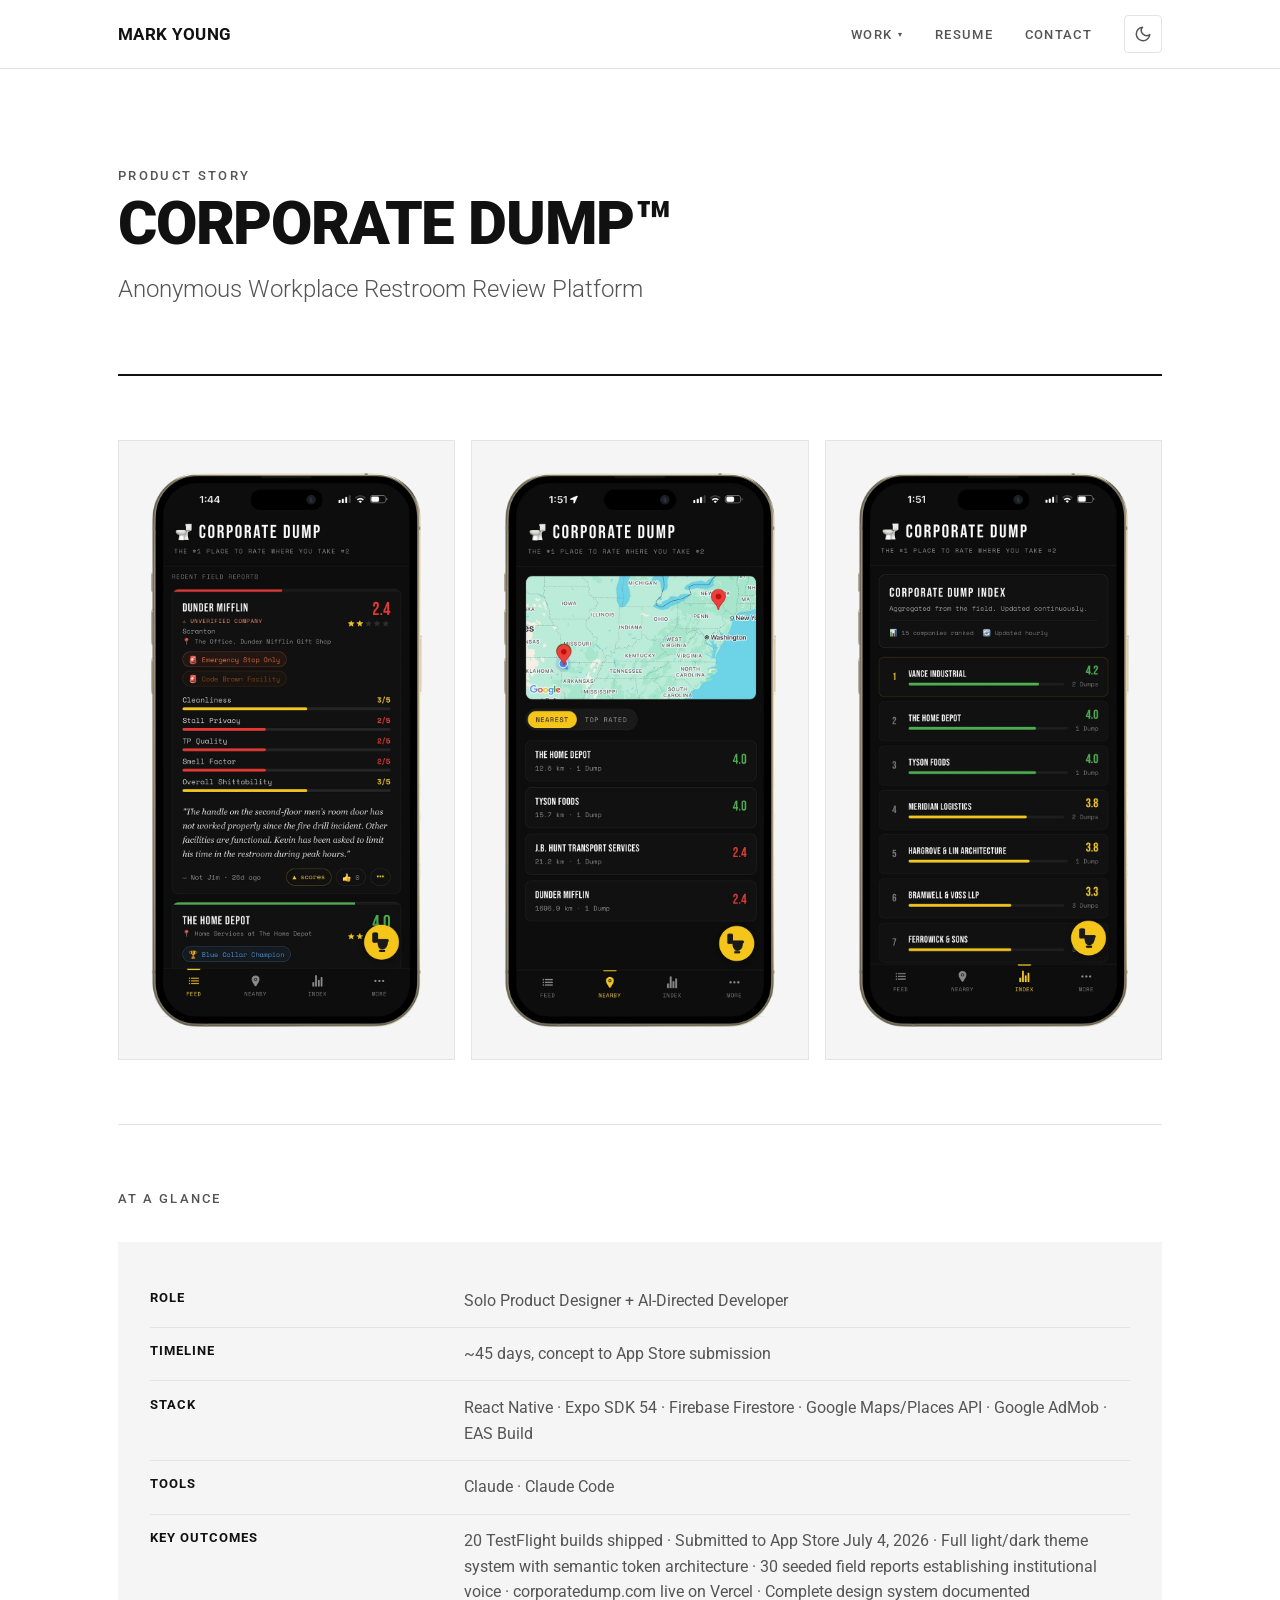
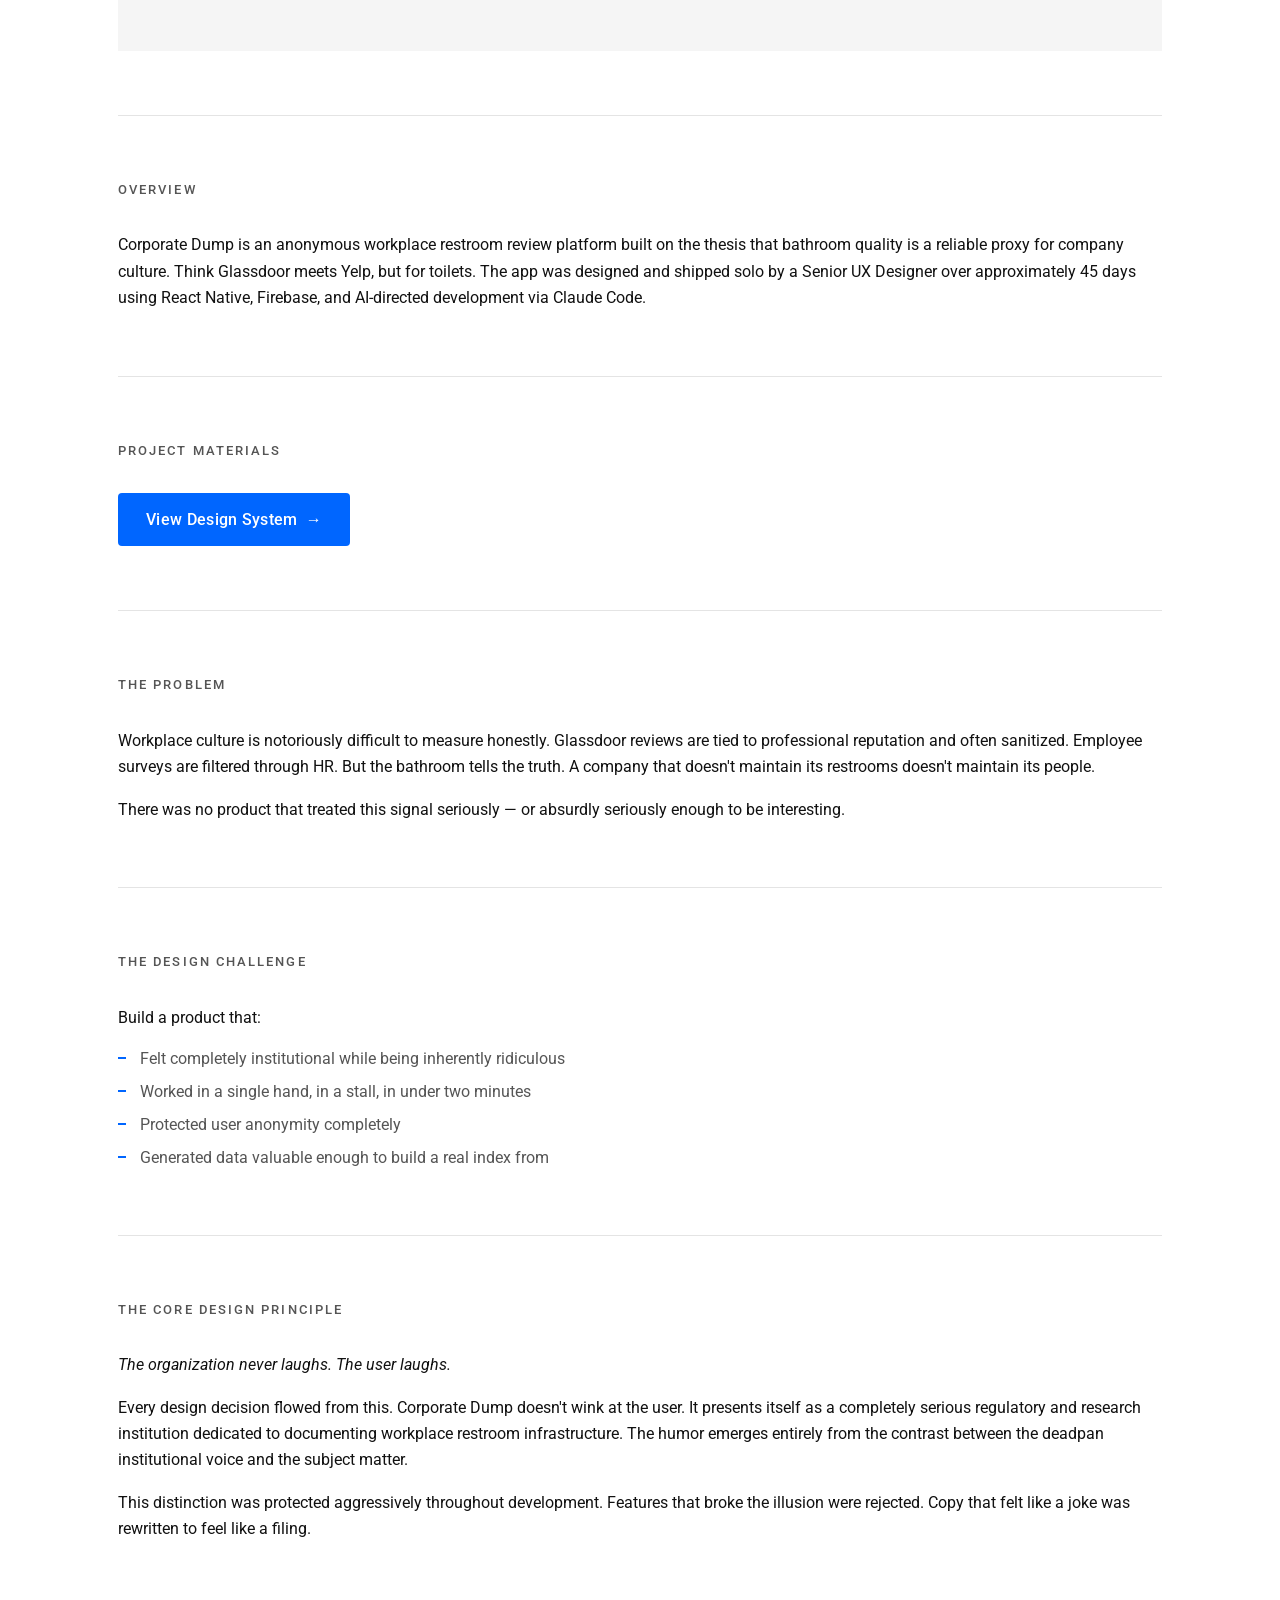
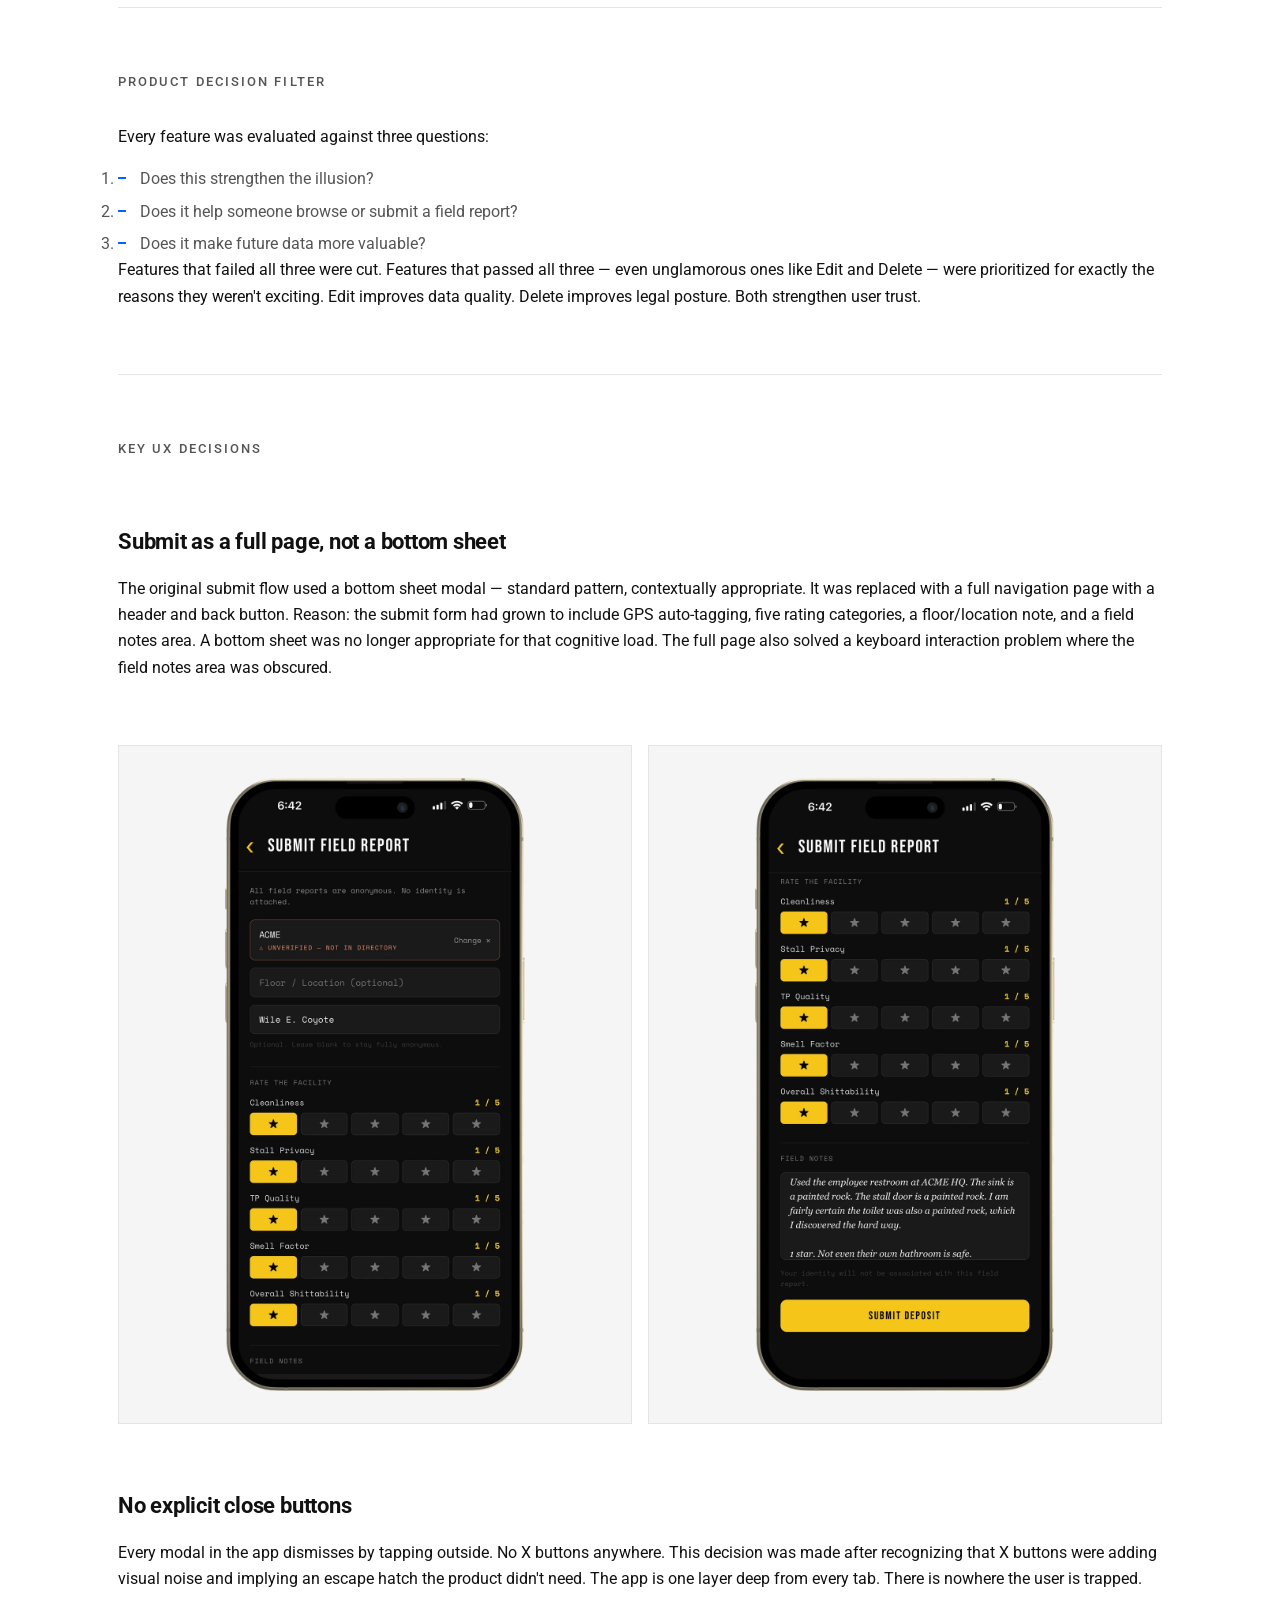
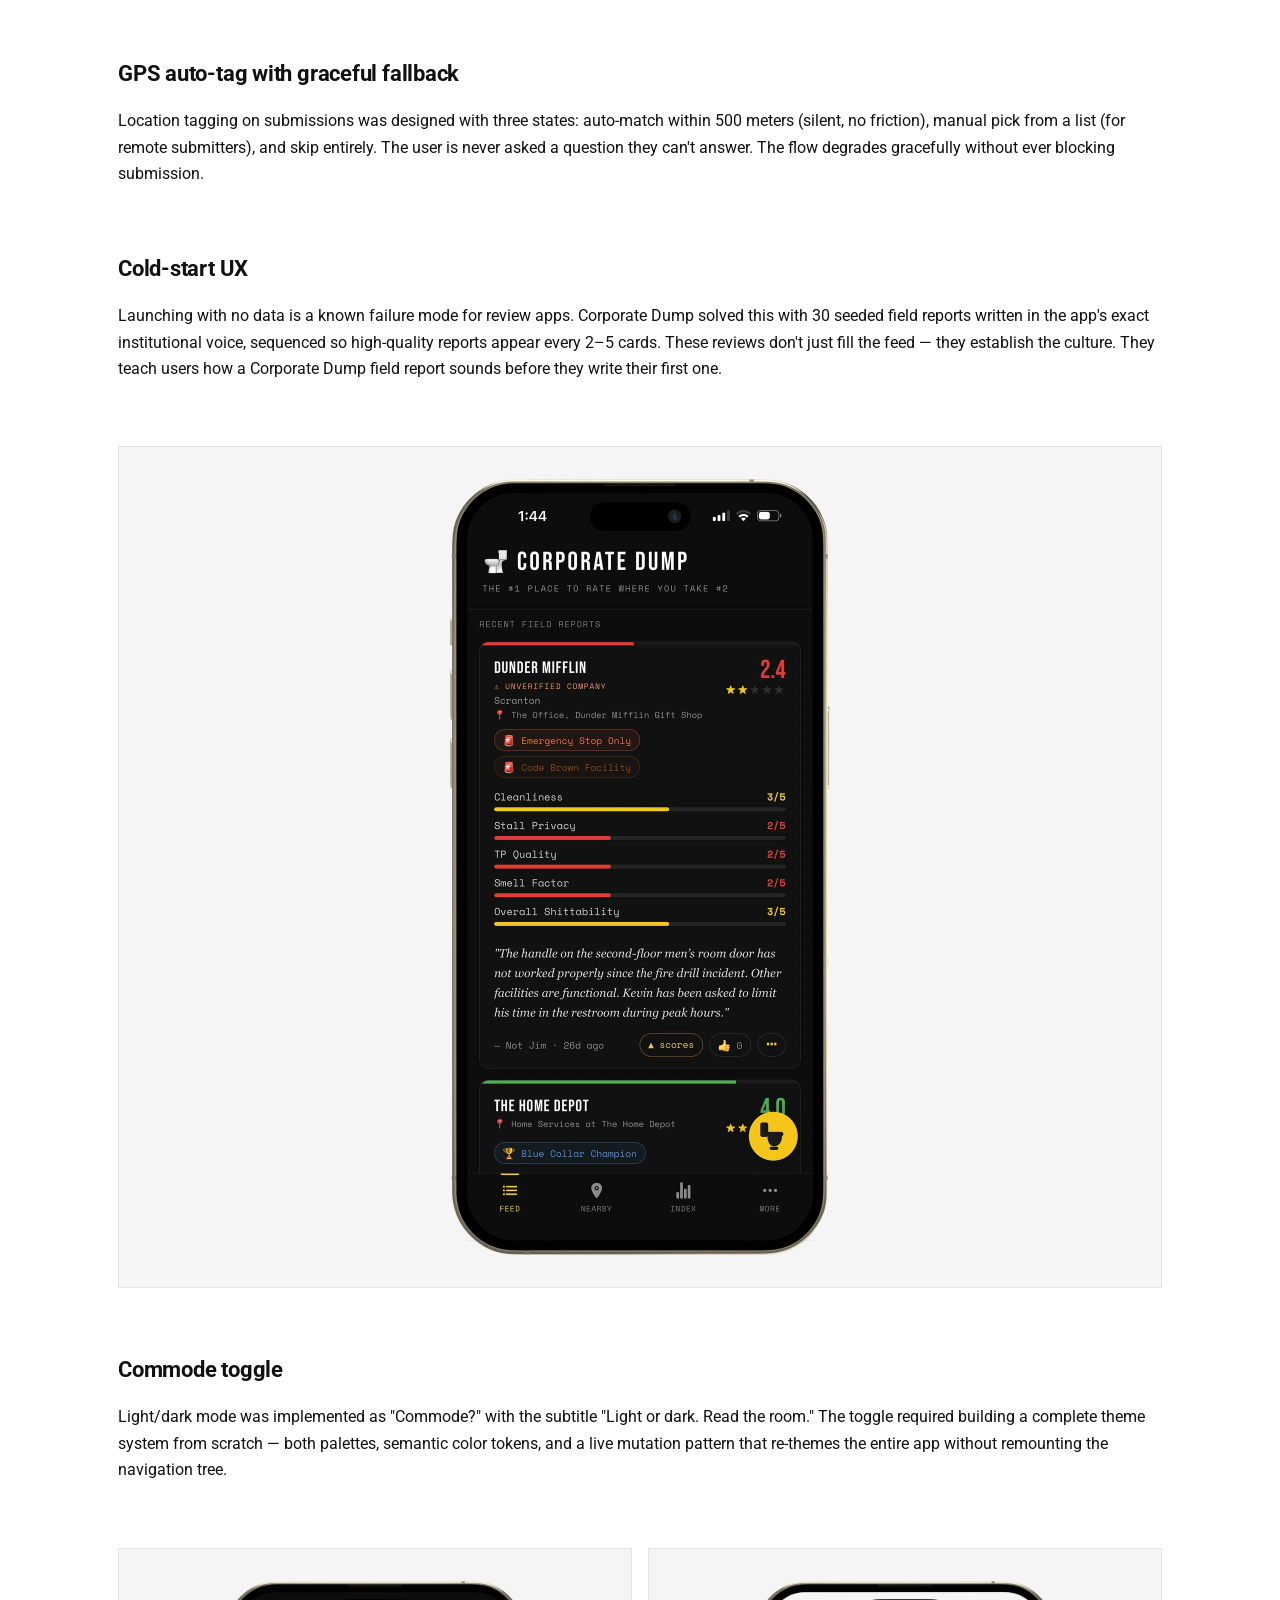
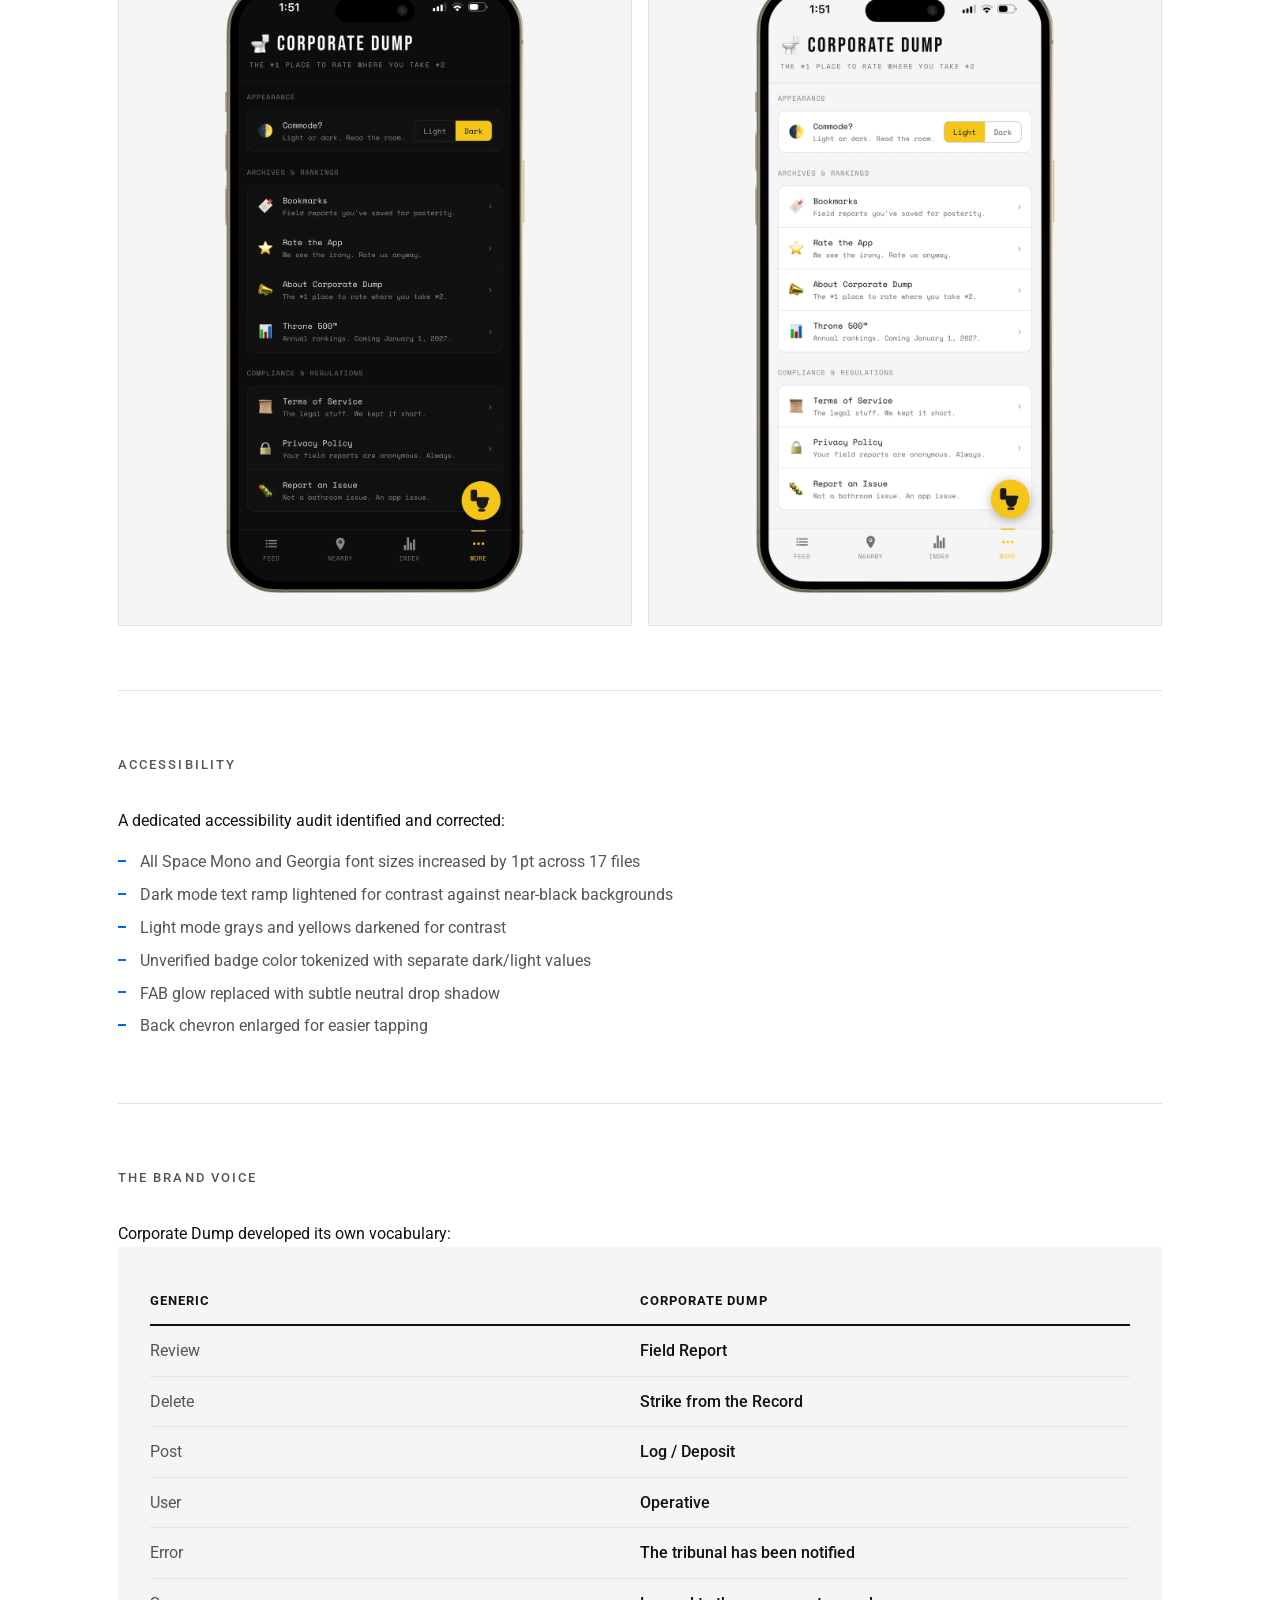
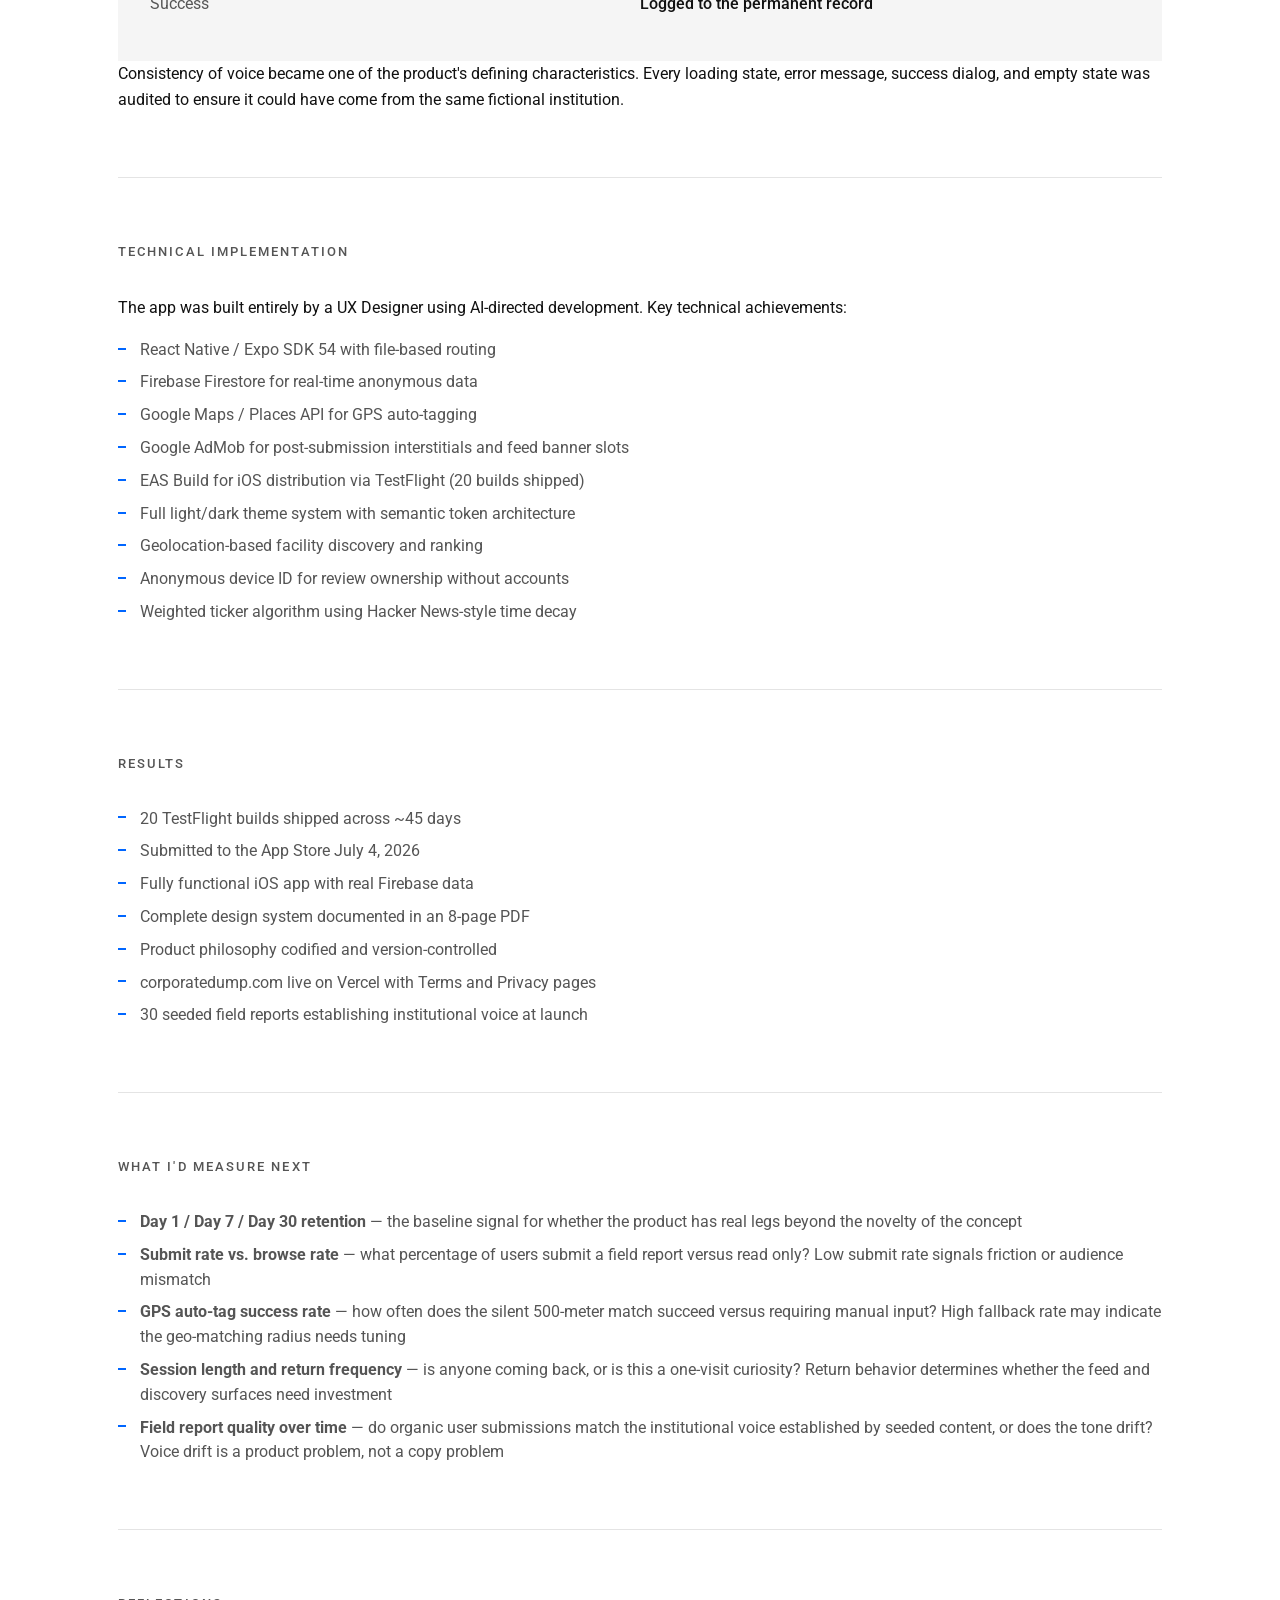
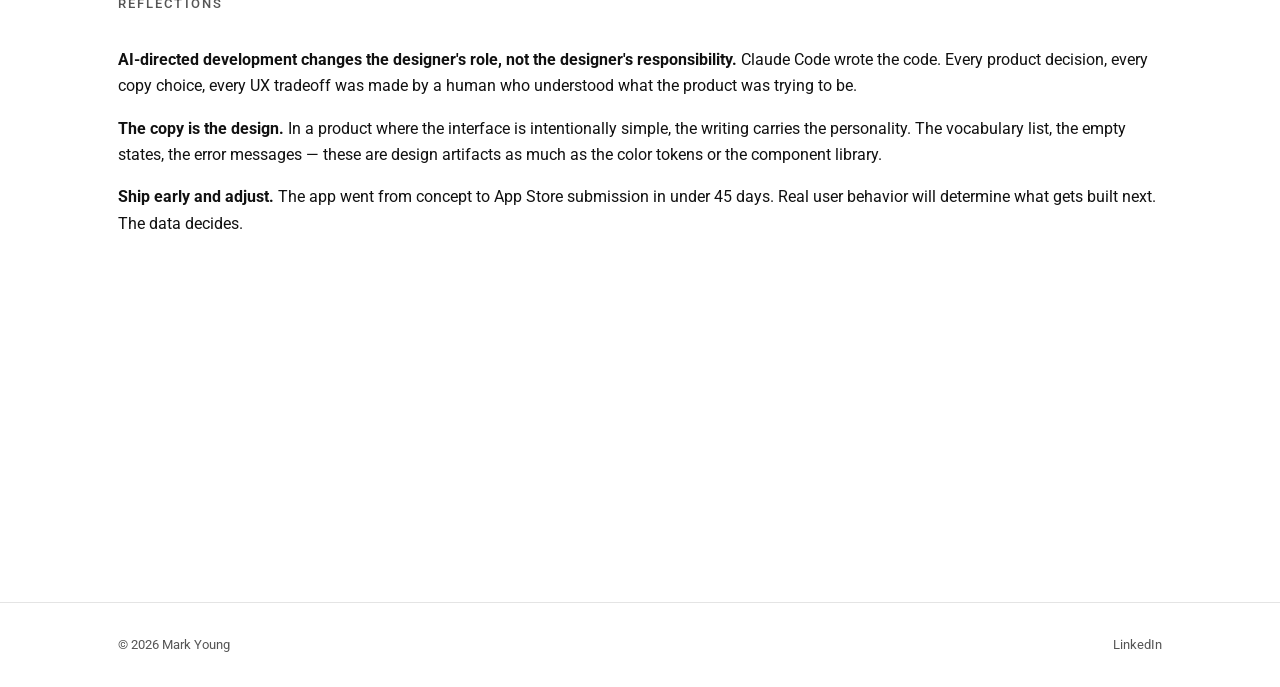
<file: work/corporate-dump.html>
<!DOCTYPE html>
<html lang="en" data-theme="light">
<head>
  <meta charset="UTF-8" />
  <meta name="viewport" content="width=device-width, initial-scale=1.0" />
  <title>Corporate Dump™ — Product Story | Mark Young</title>
  <meta name="robots" content="noindex, nofollow" />
  <meta
    name="description"
    content="Corporate Dump: an anonymous workplace restroom review platform built on the thesis that bathroom quality is a proxy for company culture. A product story by Mark Young — solo product designer and AI-directed developer."
  />

  <!-- Open Graph -->
  <meta property="og:title" content="Corporate Dump™ — Product Story | Mark Young" />
  <meta
    property="og:description"
    content="An anonymous workplace restroom review app, treated with complete institutional seriousness."
  />
  <meta property="og:type" content="article" />
  <meta property="og:url" content="https://myuxd.work/work/corporate-dump.html" />

  <!-- Prevent theme flash: set stored theme before first paint -->
  <script>
    (function () {
      try {
        var t = localStorage.getItem("theme");
        if (t === "dark" || t === "light") {
          document.documentElement.setAttribute("data-theme", t);
        }
      } catch (e) {}
    })();
  </script>

  <!-- Fonts — Roboto only, single import -->
  <link rel="preconnect" href="https://fonts.googleapis.com" />
  <link rel="preconnect" href="https://fonts.gstatic.com" crossorigin />
  <link
    href="https://fonts.googleapis.com/css2?family=Roboto:wght@300;400;500;700;900&display=swap"
    rel="stylesheet"
  />

  <link rel="stylesheet" href="../css/styles.css" />
</head>

<body>
  <!-- ==================== HEADER / NAV ==================== -->
  <header class="site-header">
    <nav class="nav container" aria-label="Primary">
      <a href="../index.html" class="nav__brand">
        MARK YOUNG
      </a>

      <button
        class="nav__hamburger"
        data-nav-toggle
        aria-label="Toggle navigation menu"
        aria-expanded="false"
      >
        <span></span><span></span><span></span>
      </button>

      <div class="nav__menu" data-nav-menu>
        <div class="nav__dropdown" data-dropdown>
          <button
            class="nav__dropdown-toggle"
            data-dropdown-toggle
            aria-expanded="false"
            aria-haspopup="true"
          >
            Work <span class="caret" aria-hidden="true">▾</span>
          </button>
          <ul class="nav__dropdown-menu" data-dropdown-menu>
            <li><a href="carrier-360.html">Carrier 360</a></li>
            <li><a href="revrent.html">RevRent</a></li>
            <li><a href="hum-editor.html">Hum Editor</a></li>
            <li><a href="destin-elite.html">Destin Elite Carts</a></li>
            <li><a href="athlink.html">AthLink</a></li>
            <li role="separator"><hr class="nav__dropdown-sep" aria-hidden="true" /></li>
            <li><a href="portfolio-creation.html">Portfolio Creation</a></li>
          </ul>
        </div>

        <a href="../resume.html" class="nav__link">Resume</a>
        <a href="../contact.html" class="nav__link">Contact</a>

        <button class="theme-toggle" data-theme-toggle aria-label="Switch to dark mode">
          <svg class="icon-moon" width="18" height="18" viewBox="0 0 24 24" fill="none" stroke="currentColor" stroke-width="2" stroke-linecap="round" stroke-linejoin="round" aria-hidden="true">
            <path d="M21 12.79A9 9 0 1 1 11.21 3 7 7 0 0 0 21 12.79z"></path>
          </svg>
          <svg class="icon-sun" width="18" height="18" viewBox="0 0 24 24" fill="none" stroke="currentColor" stroke-width="2" stroke-linecap="round" stroke-linejoin="round" aria-hidden="true">
            <circle cx="12" cy="12" r="5"></circle>
            <line x1="12" y1="1" x2="12" y2="3"></line>
            <line x1="12" y1="21" x2="12" y2="23"></line>
            <line x1="4.22" y1="4.22" x2="5.64" y2="5.64"></line>
            <line x1="18.36" y1="18.36" x2="19.78" y2="19.78"></line>
            <line x1="1" y1="12" x2="3" y2="12"></line>
            <line x1="21" y1="12" x2="23" y2="12"></line>
            <line x1="4.22" y1="19.78" x2="5.64" y2="18.36"></line>
            <line x1="18.36" y1="5.64" x2="19.78" y2="4.22"></line>
          </svg>
        </button>
      </div>
    </nav>
  </header>

  <main class="story">
    <div class="story__wrap">
      <!-- ==================== MASTHEAD ==================== -->
      <header class="story-head reveal">
        <p class="eyebrow">Product Story</p>
        <h1 class="story-head__title">Corporate Dump™</h1>
        <p class="story-head__subtitle">
          Anonymous Workplace Restroom Review Platform
        </p>
      </header>

      <div class="shot-grid shot-grid--trio reveal">
        <figure class="shot shot--phone">
          <button
            class="shot__btn"
            type="button"
            data-lightbox
            data-full="../assets/images/cd_feed_dark@2x.webp"
            data-full-fallback="../assets/images/cd_feed_dark.png"
          >
            <picture>
              <source
                type="image/webp"
                srcset="
                  ../assets/images/cd_feed_dark.webp     760w,
                  ../assets/images/cd_feed_dark@2x.webp 1449w
                "
                sizes="300px"
              />
              <img
                class="shot__img"
                src="../assets/images/cd_feed_dark.png"
                alt="Field report feed in dark mode — a Dunder Mifflin report scored 2.4, with ratings for cleanliness, stall privacy, TP quality, smell factor, and overall shittability"
                width="1449"
                height="2959"
                loading="eager"
                fetchpriority="high"
              />
            </picture>
          </button>
        </figure>

        <figure class="shot shot--phone">
          <button
            class="shot__btn"
            type="button"
            data-lightbox
            data-full="../assets/images/cd_nearby@2x.webp"
            data-full-fallback="../assets/images/cd_nearby.png"
          >
            <picture>
              <source
                type="image/webp"
                srcset="
                  ../assets/images/cd_nearby.webp     760w,
                  ../assets/images/cd_nearby@2x.webp 1449w
                "
                sizes="300px"
              />
              <img
                class="shot__img"
                src="../assets/images/cd_nearby.png"
                alt="Nearby tab — a map of pinned facilities above a distance-sorted list of companies and their scores"
                width="1449"
                height="2959"
                loading="eager"
              />
            </picture>
          </button>
        </figure>

        <figure class="shot shot--phone">
          <button
            class="shot__btn"
            type="button"
            data-lightbox
            data-full="../assets/images/cd_index@2x.webp"
            data-full-fallback="../assets/images/cd_index.png"
          >
            <picture>
              <source
                type="image/webp"
                srcset="
                  ../assets/images/cd_index.webp     760w,
                  ../assets/images/cd_index@2x.webp 1449w
                "
                sizes="300px"
              />
              <img
                class="shot__img"
                src="../assets/images/cd_index.png"
                alt="Corporate Dump Index — companies ranked by aggregated score with rating bars and dump counts"
                width="1449"
                height="2959"
                loading="eager"
              />
            </picture>
          </button>
        </figure>
      </div>

      <!-- ==================== AT A GLANCE ==================== -->
      <section class="story-section reveal" aria-labelledby="s-glance">
        <h2 id="s-glance" class="story-section__title">At a Glance</h2>
        <div class="glance-panel">
          <table class="glance">
            <tbody>
              <tr>
                <th scope="row">Role</th>
                <td>Solo Product Designer + AI-Directed Developer</td>
              </tr>
              <tr>
                <th scope="row">Timeline</th>
                <td>~45 days, concept to App Store submission</td>
              </tr>
              <tr>
                <th scope="row">Stack</th>
                <td>React Native · Expo SDK 54 · Firebase Firestore · Google Maps/Places API · Google AdMob · EAS Build</td>
              </tr>
              <tr>
                <th scope="row">Tools</th>
                <td>Claude · Claude Code</td>
              </tr>
              <tr>
                <th scope="row">Key Outcomes</th>
                <td>
                  20 TestFlight builds shipped · Submitted to App Store July 4, 2026 ·
                  Full light/dark theme system with semantic token architecture ·
                  30 seeded field reports establishing institutional voice ·
                  corporatedump.com live on Vercel · Complete design system documented
                </td>
              </tr>
            </tbody>
          </table>
        </div>
      </section>

      <!-- ==================== OVERVIEW ==================== -->
      <section class="story-section reveal" aria-labelledby="s-overview">
        <h2 id="s-overview" class="story-section__title">Overview</h2>
        <p>
          Corporate Dump is an anonymous workplace restroom review platform built on
          the thesis that bathroom quality is a reliable proxy for company culture.
          Think Glassdoor meets Yelp, but for toilets. The app was designed and
          shipped solo by a Senior UX Designer over approximately 45 days using React
          Native, Firebase, and AI-directed development via Claude Code.
        </p>
      </section>

      <!-- ==================== PROJECT MATERIALS ==================== -->
      <section class="story-section reveal" aria-labelledby="s-materials">
        <h2 id="s-materials" class="story-section__title">Project Materials</h2>
        <div class="story-materials">
          <a
            href="../assets/docs/corporatedump/ds.pdf"
            class="btn btn--primary"
            target="_blank"
            rel="noopener"
          >
            View Design System <span aria-hidden="true">→</span>
          </a>
        </div>
      </section>

      <!-- ==================== THE PROBLEM ==================== -->
      <section class="story-section reveal" aria-labelledby="s-problem">
        <h2 id="s-problem" class="story-section__title">The Problem</h2>
        <p>
          Workplace culture is notoriously difficult to measure honestly. Glassdoor
          reviews are tied to professional reputation and often sanitized. Employee
          surveys are filtered through HR. But the bathroom tells the truth. A company
          that doesn't maintain its restrooms doesn't maintain its people.
        </p>
        <p>
          There was no product that treated this signal seriously — or absurdly
          seriously enough to be interesting.
        </p>
      </section>

      <!-- ==================== THE DESIGN CHALLENGE ==================== -->
      <section class="story-section reveal" aria-labelledby="s-challenge">
        <h2 id="s-challenge" class="story-section__title">The Design Challenge</h2>
        <p>Build a product that:</p>
        <ul class="story-list">
          <li>Felt completely institutional while being inherently ridiculous</li>
          <li>Worked in a single hand, in a stall, in under two minutes</li>
          <li>Protected user anonymity completely</li>
          <li>Generated data valuable enough to build a real index from</li>
        </ul>
      </section>

      <!-- ==================== THE CORE DESIGN PRINCIPLE ==================== -->
      <section class="story-section reveal" aria-labelledby="s-principle">
        <h2 id="s-principle" class="story-section__title">The Core Design Principle</h2>
        <p><em>The organization never laughs. The user laughs.</em></p>
        <p>
          Every design decision flowed from this. Corporate Dump doesn't wink at the
          user. It presents itself as a completely serious regulatory and research
          institution dedicated to documenting workplace restroom infrastructure. The
          humor emerges entirely from the contrast between the deadpan institutional
          voice and the subject matter.
        </p>
        <p>
          This distinction was protected aggressively throughout development. Features
          that broke the illusion were rejected. Copy that felt like a joke was
          rewritten to feel like a filing.
        </p>
      </section>

      <!-- ==================== PRODUCT DECISION FILTER ==================== -->
      <section class="story-section reveal" aria-labelledby="s-filter">
        <h2 id="s-filter" class="story-section__title">Product Decision Filter</h2>
        <p>Every feature was evaluated against three questions:</p>
        <ol class="story-list">
          <li>Does this strengthen the illusion?</li>
          <li>Does it help someone browse or submit a field report?</li>
          <li>Does it make future data more valuable?</li>
        </ol>
        <p>
          Features that failed all three were cut. Features that passed all three —
          even unglamorous ones like Edit and Delete — were prioritized for exactly
          the reasons they weren't exciting. Edit improves data quality. Delete
          improves legal posture. Both strengthen user trust.
        </p>
      </section>

      <!-- ==================== KEY UX DECISIONS ==================== -->
      <section class="story-section reveal" aria-labelledby="s-ux">
        <h2 id="s-ux" class="story-section__title">Key UX Decisions</h2>

        <h3 class="story-h3">Submit as a full page, not a bottom sheet</h3>
        <p>
          The original submit flow used a bottom sheet modal — standard pattern,
          contextually appropriate. It was replaced with a full navigation page with a
          header and back button. Reason: the submit form had grown to include GPS
          auto-tagging, five rating categories, a floor/location note, and a field
          notes area. A bottom sheet was no longer appropriate for that cognitive
          load. The full page also solved a keyboard interaction problem where the
          field notes area was obscured.
        </p>

        <div class="shot-grid reveal">
          <figure class="shot shot--phone">
            <button
              class="shot__btn"
              type="button"
              data-lightbox
              data-full="../assets/images/cd_report_1@2x.webp"
              data-full-fallback="../assets/images/cd_report_1.png"
            >
              <picture>
                <source
                  type="image/webp"
                  srcset="
                    ../assets/images/cd_report_1.webp     760w,
                    ../assets/images/cd_report_1@2x.webp 1449w
                  "
                  sizes="300px"
                />
                <img
                  class="shot__img"
                  src="../assets/images/cd_report_1.png"
                  alt="Submit Field Report, top of the form — anonymity notice, selected company, optional floor or location field, and the five star-rating categories"
                  width="1449"
                  height="2959"
                  loading="lazy"
                />
              </picture>
            </button>
          </figure>

          <figure class="shot shot--phone">
            <button
              class="shot__btn"
              type="button"
              data-lightbox
              data-full="../assets/images/cd_report_2@2x.webp"
              data-full-fallback="../assets/images/cd_report_2.png"
            >
              <picture>
                <source
                  type="image/webp"
                  srcset="
                    ../assets/images/cd_report_2.webp     760w,
                    ../assets/images/cd_report_2@2x.webp 1449w
                  "
                  sizes="300px"
                />
                <img
                  class="shot__img"
                  src="../assets/images/cd_report_2.png"
                  alt="Submit Field Report, lower part of the form — the rating categories above the field notes area and the Submit Deposit button"
                  width="1449"
                  height="2959"
                  loading="lazy"
                />
              </picture>
            </button>
          </figure>
        </div>

        <h3 class="story-h3">No explicit close buttons</h3>
        <p>
          Every modal in the app dismisses by tapping outside. No X buttons anywhere.
          This decision was made after recognizing that X buttons were adding visual
          noise and implying an escape hatch the product didn't need. The app is one
          layer deep from every tab. There is nowhere the user is trapped.
        </p>

        <h3 class="story-h3">GPS auto-tag with graceful fallback</h3>
        <p>
          Location tagging on submissions was designed with three states: auto-match
          within 500 meters (silent, no friction), manual pick from a list (for remote
          submitters), and skip entirely. The user is never asked a question they
          can't answer. The flow degrades gracefully without ever blocking submission.
        </p>

        <h3 class="story-h3">Cold-start UX</h3>
        <p>
          Launching with no data is a known failure mode for review apps. Corporate
          Dump solved this with 30 seeded field reports written in the app's exact
          institutional voice, sequenced so high-quality reports appear every 2–5
          cards. These reviews don't just fill the feed — they establish the culture.
          They teach users how a Corporate Dump field report sounds before they write
          their first one.
        </p>

        <figure class="shot shot--phone shot--feature reveal">
          <button
            class="shot__btn"
            type="button"
            data-lightbox
            data-full="../assets/images/cd_feed_dark@2x.webp"
            data-full-fallback="../assets/images/cd_feed_dark.png"
          >
            <picture>
              <source
                type="image/webp"
                srcset="
                  ../assets/images/cd_feed_dark.webp     760w,
                  ../assets/images/cd_feed_dark@2x.webp 1449w
                "
                sizes="380px"
              />
              <img
                class="shot__img"
                src="../assets/images/cd_feed_dark.png"
                alt="The field report feed — seeded reports written in the app's institutional voice, each showing a company score and category ratings"
                width="1449"
                height="2959"
                loading="lazy"
              />
            </picture>
          </button>
        </figure>

        <h3 class="story-h3">Commode toggle</h3>
        <p>
          Light/dark mode was implemented as "Commode?" with the subtitle "Light or
          dark. Read the room." The toggle required building a complete theme system
          from scratch — both palettes, semantic color tokens, and a live mutation
          pattern that re-themes the entire app without remounting the navigation tree.
        </p>

        <div class="shot-grid reveal">
          <figure class="shot shot--phone">
            <button
              class="shot__btn"
              type="button"
              data-lightbox
              data-full="../assets/images/cd_settings_dark@2x.webp"
              data-full-fallback="../assets/images/cd_settings_dark.png"
            >
              <picture>
                <source
                  type="image/webp"
                  srcset="
                    ../assets/images/cd_settings_dark.webp     760w,
                    ../assets/images/cd_settings_dark@2x.webp 1449w
                  "
                  sizes="300px"
                />
                <img
                  class="shot__img"
                  src="../assets/images/cd_settings_dark.png"
                  alt="The More tab in dark mode — the Commode? toggle set to Dark, above archives, rankings, and compliance links"
                  width="1449"
                  height="2959"
                  loading="lazy"
                />
              </picture>
            </button>
          </figure>

          <figure class="shot shot--phone">
            <button
              class="shot__btn"
              type="button"
              data-lightbox
              data-full="../assets/images/cd_settings_light@2x.webp"
              data-full-fallback="../assets/images/cd_settings_light.png"
            >
              <picture>
                <source
                  type="image/webp"
                  srcset="
                    ../assets/images/cd_settings_light.webp     760w,
                    ../assets/images/cd_settings_light@2x.webp 1449w
                  "
                  sizes="300px"
                />
                <img
                  class="shot__img"
                  src="../assets/images/cd_settings_light.png"
                  alt="The same More tab in light mode with the Commode? toggle set to Light, showing the parallel palette"
                  width="1449"
                  height="2959"
                  loading="lazy"
                />
              </picture>
            </button>
          </figure>
        </div>
      </section>

      <!-- ==================== ACCESSIBILITY ==================== -->
      <section class="story-section reveal" aria-labelledby="s-a11y">
        <h2 id="s-a11y" class="story-section__title">Accessibility</h2>
        <p>A dedicated accessibility audit identified and corrected:</p>
        <ul class="story-list">
          <li>All Space Mono and Georgia font sizes increased by 1pt across 17 files</li>
          <li>Dark mode text ramp lightened for contrast against near-black backgrounds</li>
          <li>Light mode grays and yellows darkened for contrast</li>
          <li>Unverified badge color tokenized with separate dark/light values</li>
          <li>FAB glow replaced with subtle neutral drop shadow</li>
          <li>Back chevron enlarged for easier tapping</li>
        </ul>
      </section>

      <!-- ==================== THE BRAND VOICE ==================== -->
      <section class="story-section reveal" aria-labelledby="s-voice">
        <h2 id="s-voice" class="story-section__title">The Brand Voice</h2>
        <p>Corporate Dump developed its own vocabulary:</p>
        <div class="vocab-panel">
          <table class="vocab-table">
            <thead>
              <tr>
                <th scope="col">Generic</th>
                <th scope="col">Corporate Dump</th>
              </tr>
            </thead>
            <tbody>
              <tr><td>Review</td><td class="cd">Field Report</td></tr>
              <tr><td>Delete</td><td class="cd">Strike from the Record</td></tr>
              <tr><td>Post</td><td class="cd">Log / Deposit</td></tr>
              <tr><td>User</td><td class="cd">Operative</td></tr>
              <tr><td>Error</td><td class="cd">The tribunal has been notified</td></tr>
              <tr><td>Success</td><td class="cd">Logged to the permanent record</td></tr>
            </tbody>
          </table>
        </div>
        <p>
          Consistency of voice became one of the product's defining characteristics.
          Every loading state, error message, success dialog, and empty state was
          audited to ensure it could have come from the same fictional institution.
        </p>
      </section>

      <!-- ==================== TECHNICAL IMPLEMENTATION ==================== -->
      <section class="story-section reveal" aria-labelledby="s-tech">
        <h2 id="s-tech" class="story-section__title">Technical Implementation</h2>
        <p>
          The app was built entirely by a UX Designer using AI-directed development.
          Key technical achievements:
        </p>
        <ul class="story-list">
          <li>React Native / Expo SDK 54 with file-based routing</li>
          <li>Firebase Firestore for real-time anonymous data</li>
          <li>Google Maps / Places API for GPS auto-tagging</li>
          <li>Google AdMob for post-submission interstitials and feed banner slots</li>
          <li>EAS Build for iOS distribution via TestFlight (20 builds shipped)</li>
          <li>Full light/dark theme system with semantic token architecture</li>
          <li>Geolocation-based facility discovery and ranking</li>
          <li>Anonymous device ID for review ownership without accounts</li>
          <li>Weighted ticker algorithm using Hacker News-style time decay</li>
        </ul>
      </section>

      <!-- ==================== RESULTS ==================== -->
      <section class="story-section reveal" aria-labelledby="s-results">
        <h2 id="s-results" class="story-section__title">Results</h2>
        <ul class="story-list">
          <li>20 TestFlight builds shipped across ~45 days</li>
          <li>Submitted to the App Store July 4, 2026</li>
          <li>Fully functional iOS app with real Firebase data</li>
          <li>Complete design system documented in an 8-page PDF</li>
          <li>Product philosophy codified and version-controlled</li>
          <li>corporatedump.com live on Vercel with Terms and Privacy pages</li>
          <li>30 seeded field reports establishing institutional voice at launch</li>
        </ul>
      </section>

      <!-- ==================== WHAT I'D MEASURE NEXT ==================== -->
      <section class="story-section reveal" aria-labelledby="s-measure">
        <h2 id="s-measure" class="story-section__title">What I'd Measure Next</h2>
        <ul class="story-list">
          <li><strong>Day 1 / Day 7 / Day 30 retention</strong> — the baseline signal for whether the product has real legs beyond the novelty of the concept</li>
          <li><strong>Submit rate vs. browse rate</strong> — what percentage of users submit a field report versus read only? Low submit rate signals friction or audience mismatch</li>
          <li><strong>GPS auto-tag success rate</strong> — how often does the silent 500-meter match succeed versus requiring manual input? High fallback rate may indicate the geo-matching radius needs tuning</li>
          <li><strong>Session length and return frequency</strong> — is anyone coming back, or is this a one-visit curiosity? Return behavior determines whether the feed and discovery surfaces need investment</li>
          <li><strong>Field report quality over time</strong> — do organic user submissions match the institutional voice established by seeded content, or does the tone drift? Voice drift is a product problem, not a copy problem</li>
        </ul>
      </section>

      <!-- ==================== REFLECTIONS ==================== -->
      <section class="story-section reveal" aria-labelledby="s-reflections">
        <h2 id="s-reflections" class="story-section__title">Reflections</h2>
        <p>
          <strong>AI-directed development changes the designer's role, not the
          designer's responsibility.</strong> Claude Code wrote the code. Every product
          decision, every copy choice, every UX tradeoff was made by a human who
          understood what the product was trying to be.
        </p>
        <p>
          <strong>The copy is the design.</strong> In a product where the interface is
          intentionally simple, the writing carries the personality. The vocabulary
          list, the empty states, the error messages — these are design artifacts as
          much as the color tokens or the component library.
        </p>
        <p>
          <strong>Ship early and adjust.</strong> The app went from concept to App
          Store submission in under 45 days. Real user behavior will determine what
          gets built next. The data decides.
        </p>
      </section>

      <!-- ==================== STORY FOOTER META ==================== -->
      <footer class="story-footer reveal">
        <p class="story-meta">
          Stack: React Native · Expo SDK 54 · Firebase Firestore · Google Maps/Places API · Google AdMob · EAS Build<br />
          Tools: Claude · Claude Code<br />
          Timeline: June–July 2026<br />
          Corporate Dump™ v2.0 — © 2026 Corporate Dump, Inc. All deposits reserved. 🚽
        </p>
        <a href="../index.html#work" class="story-back">
          <span aria-hidden="true">←</span> All Product Stories
        </a>
      </footer>
    </div>
  </main>

  <!-- ==================== FOOTER ==================== -->
  <footer class="site-footer">
    <div class="container site-footer__inner">
      <span>© 2026 Mark Young</span>
      <div class="site-footer__links">
        <a href="https://www.linkedin.com/in/markyoung84" target="_blank" rel="noopener">LinkedIn</a>
      </div>
    </div>
  </footer>

  <script src="../js/main.js"></script>
</body>
</html>
</file>
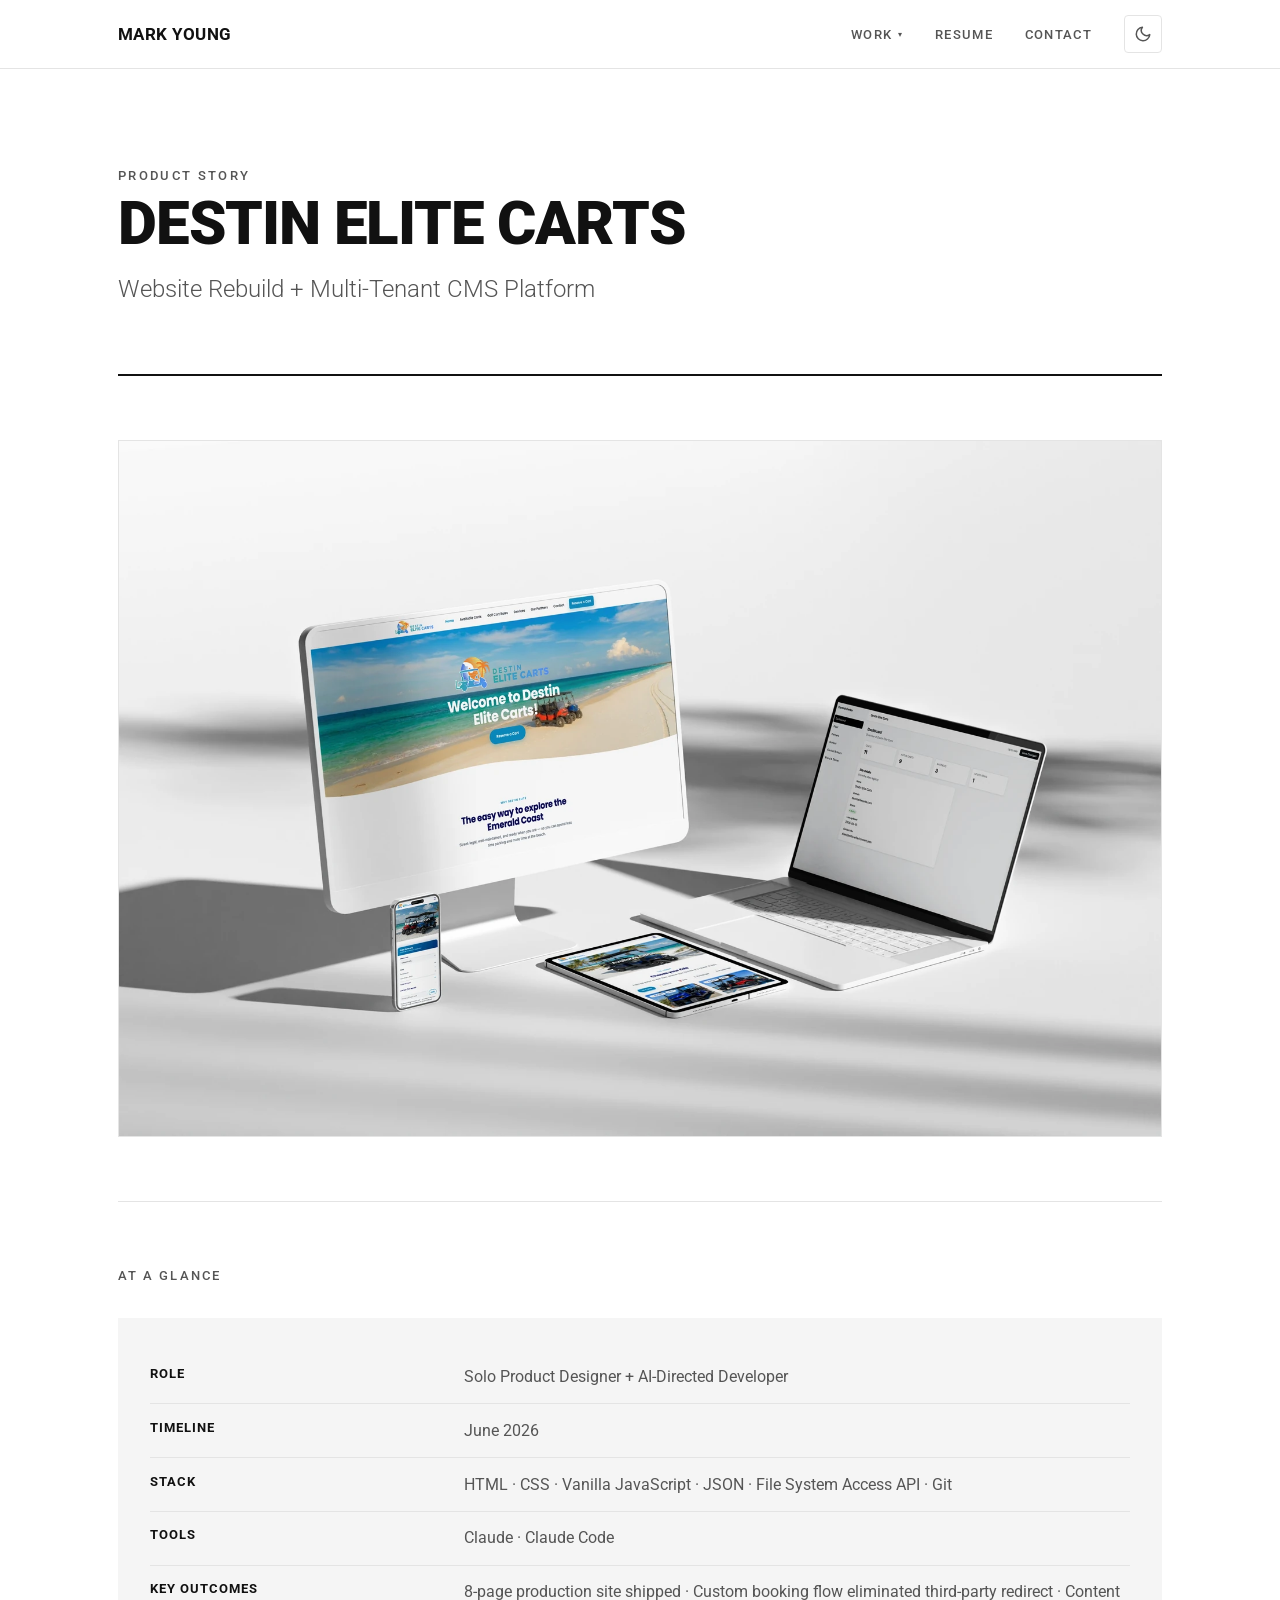
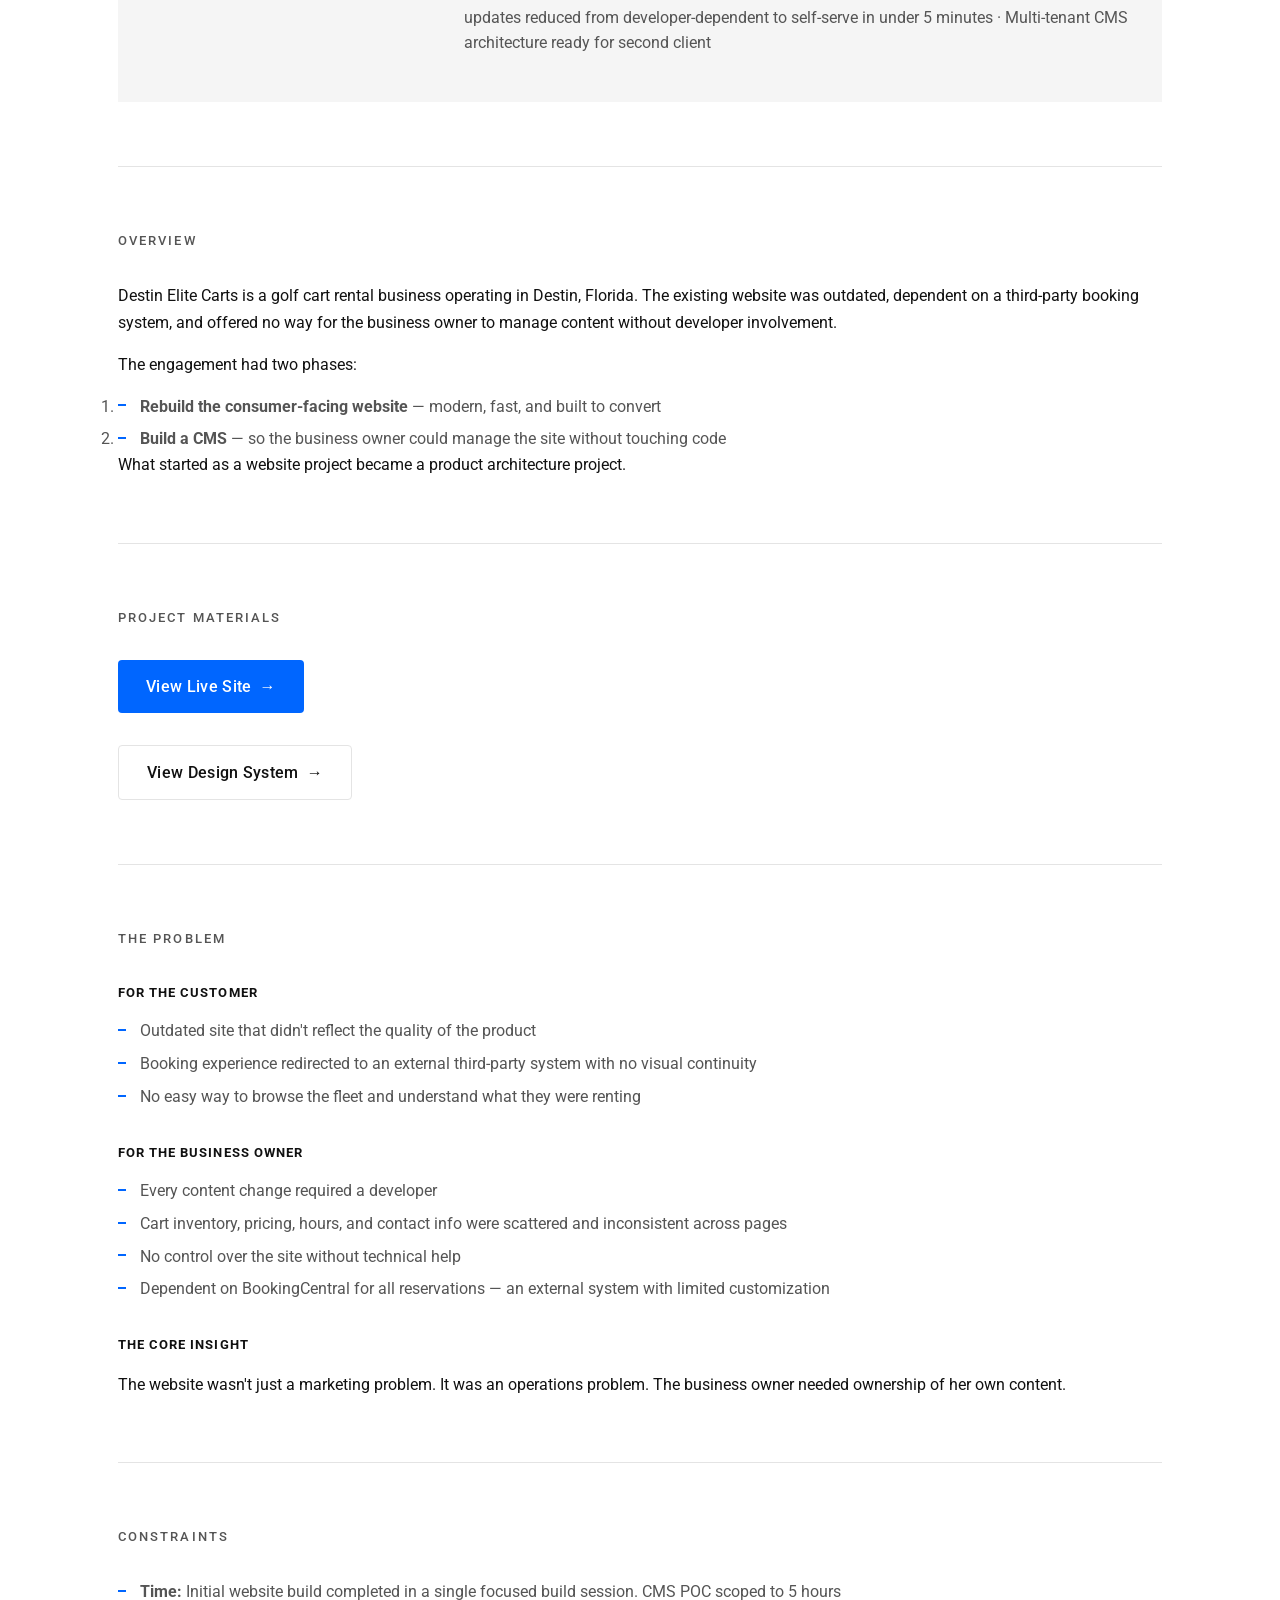
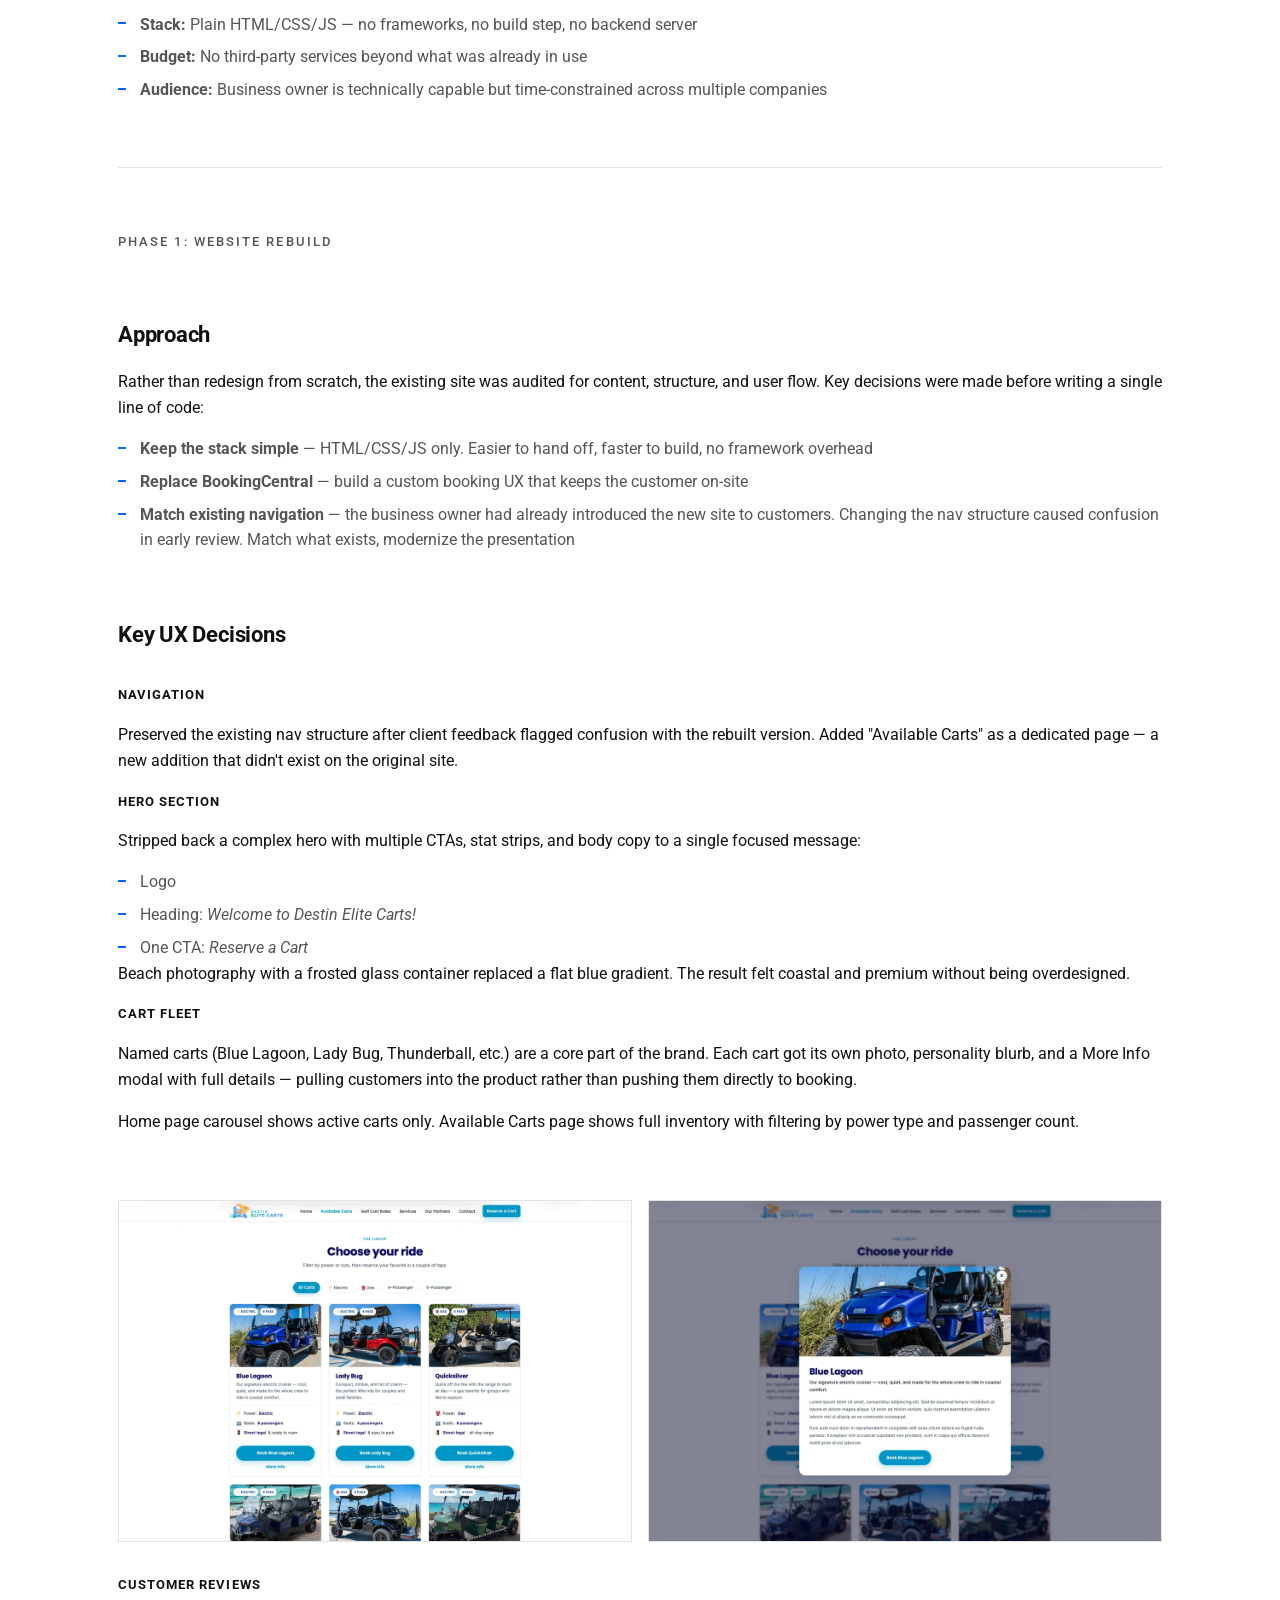
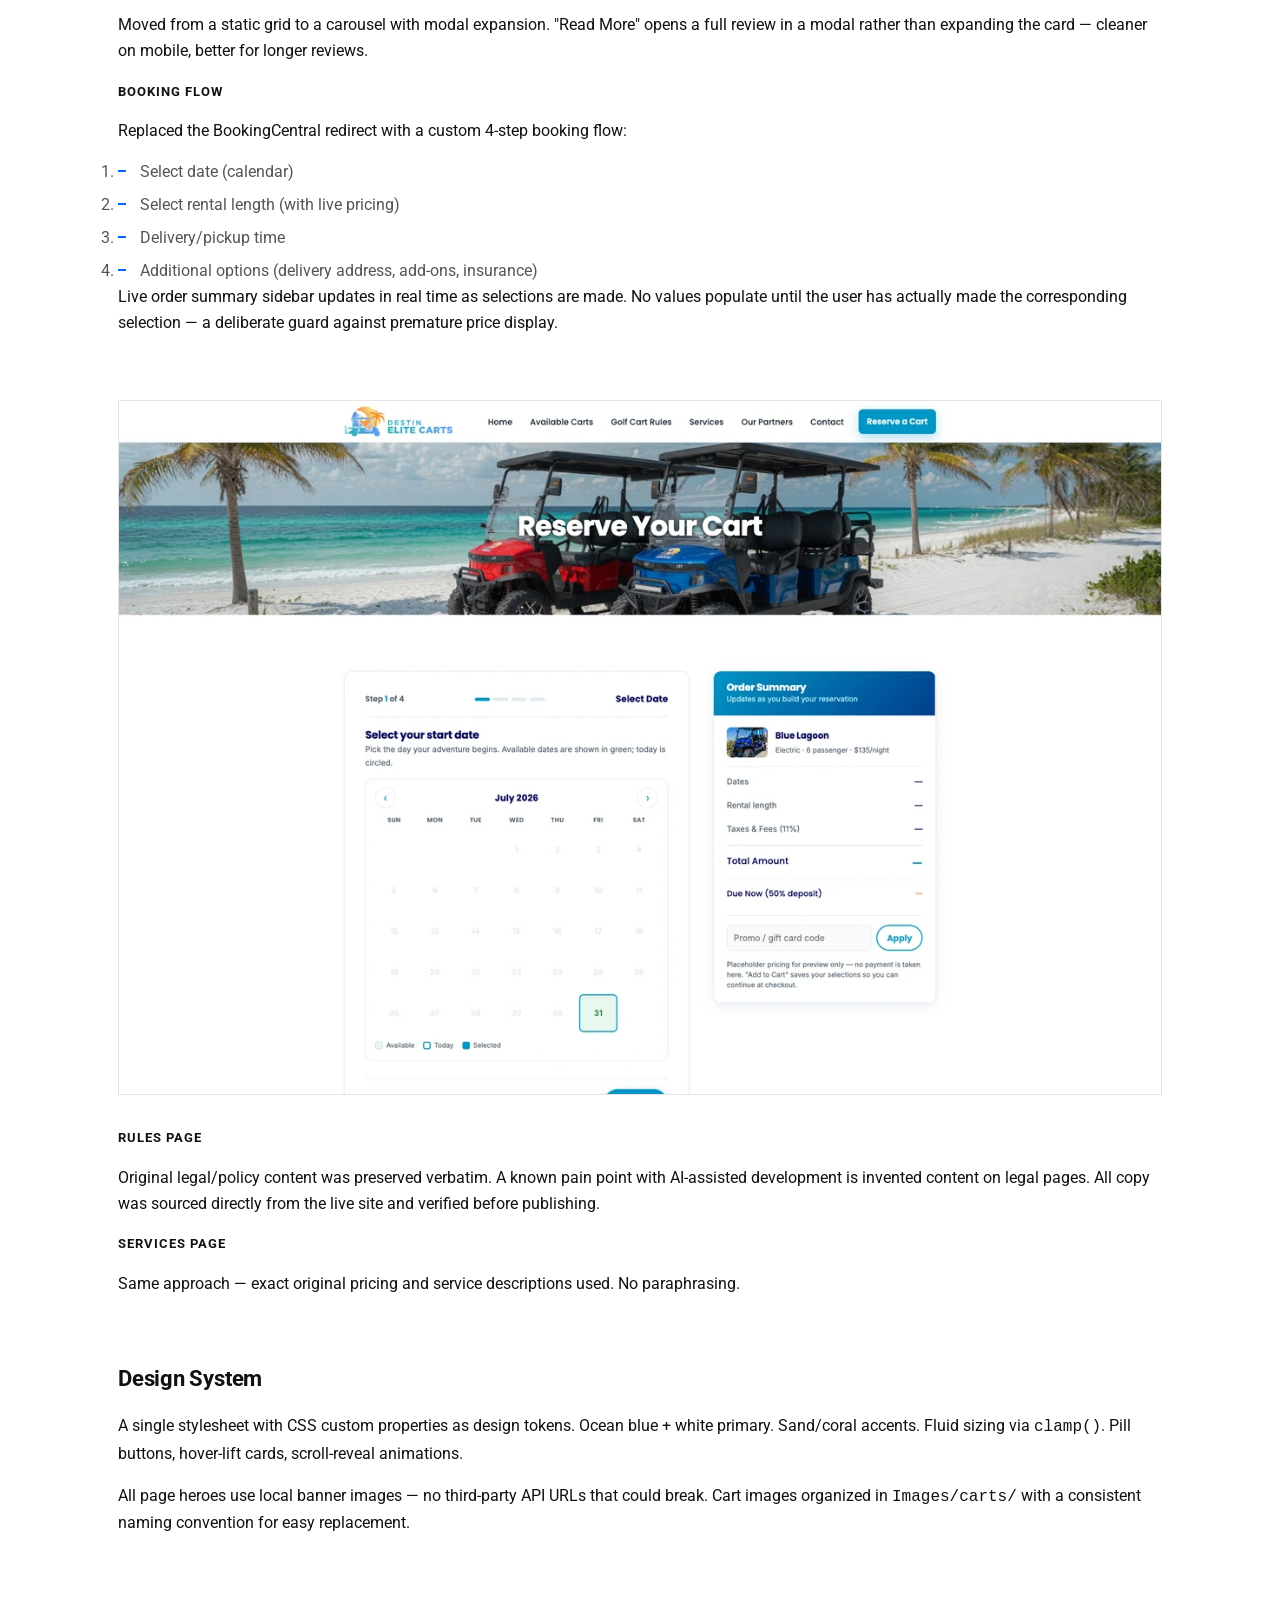
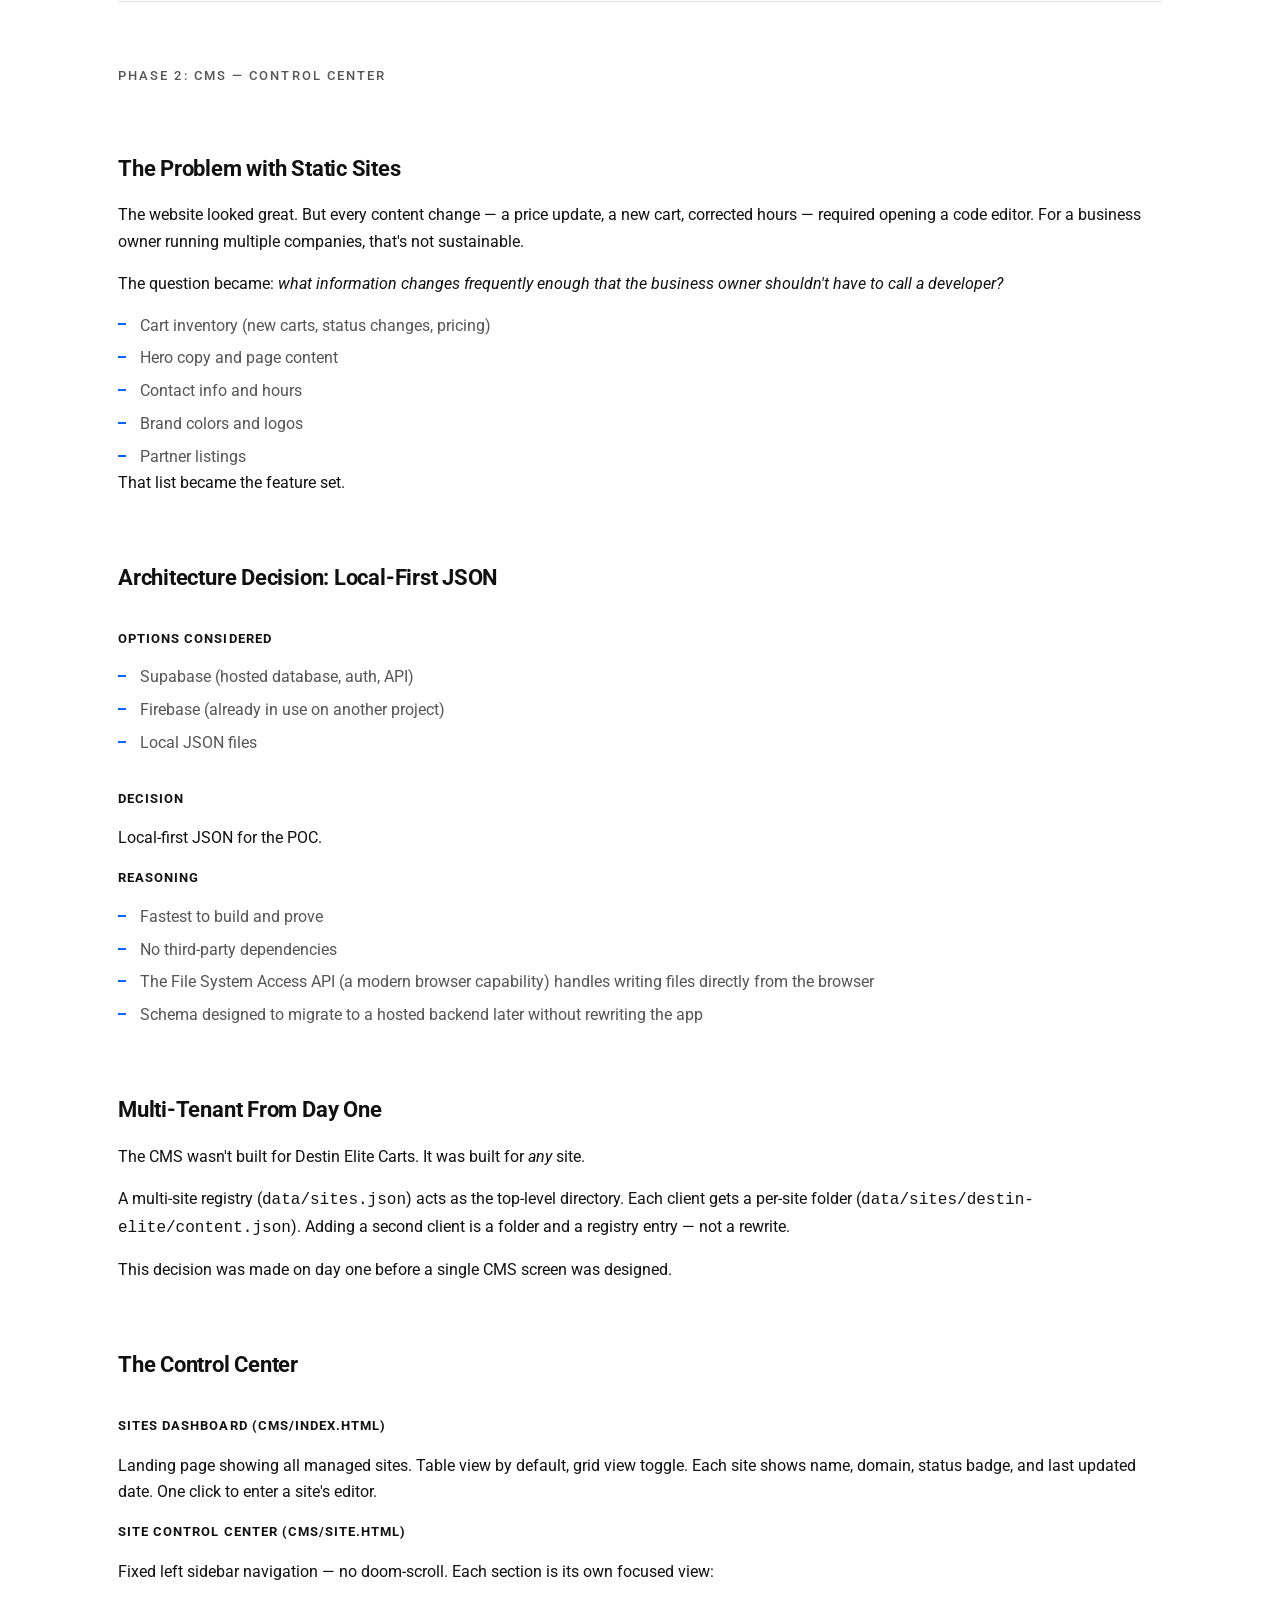
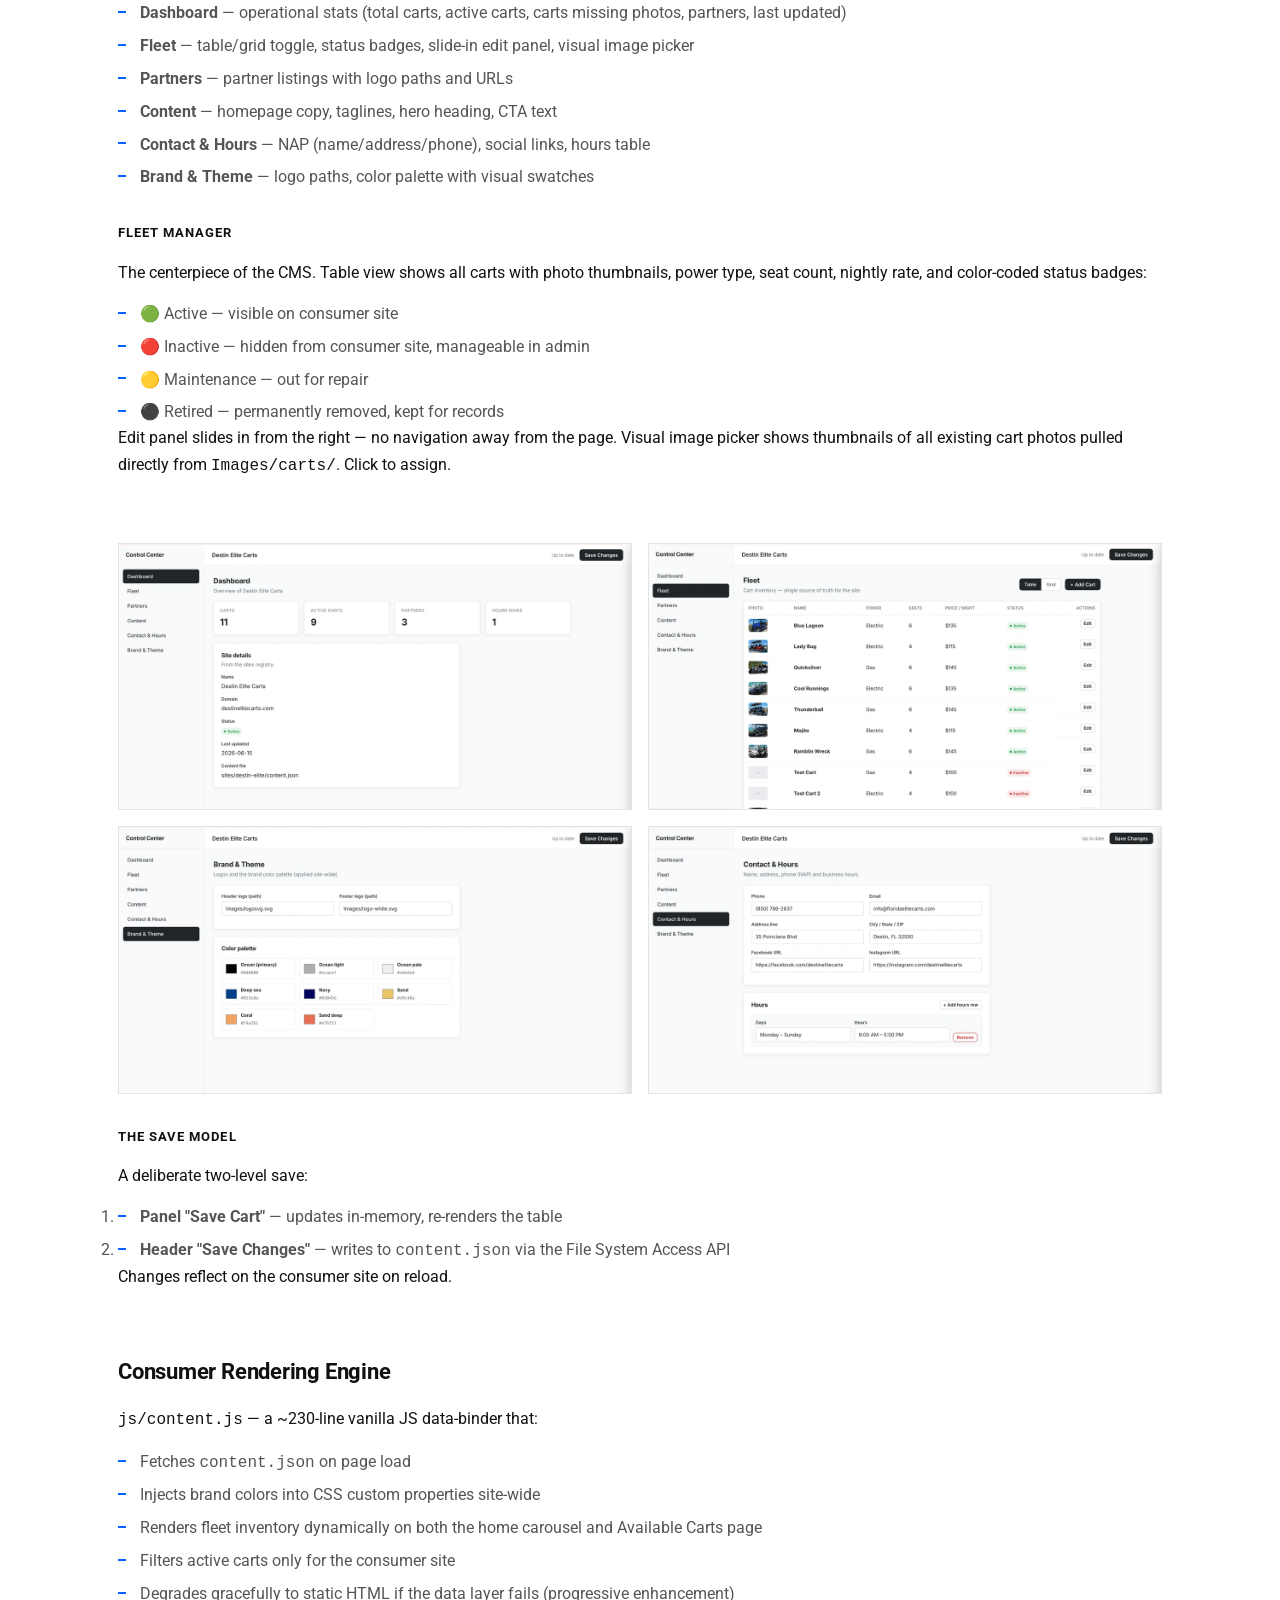
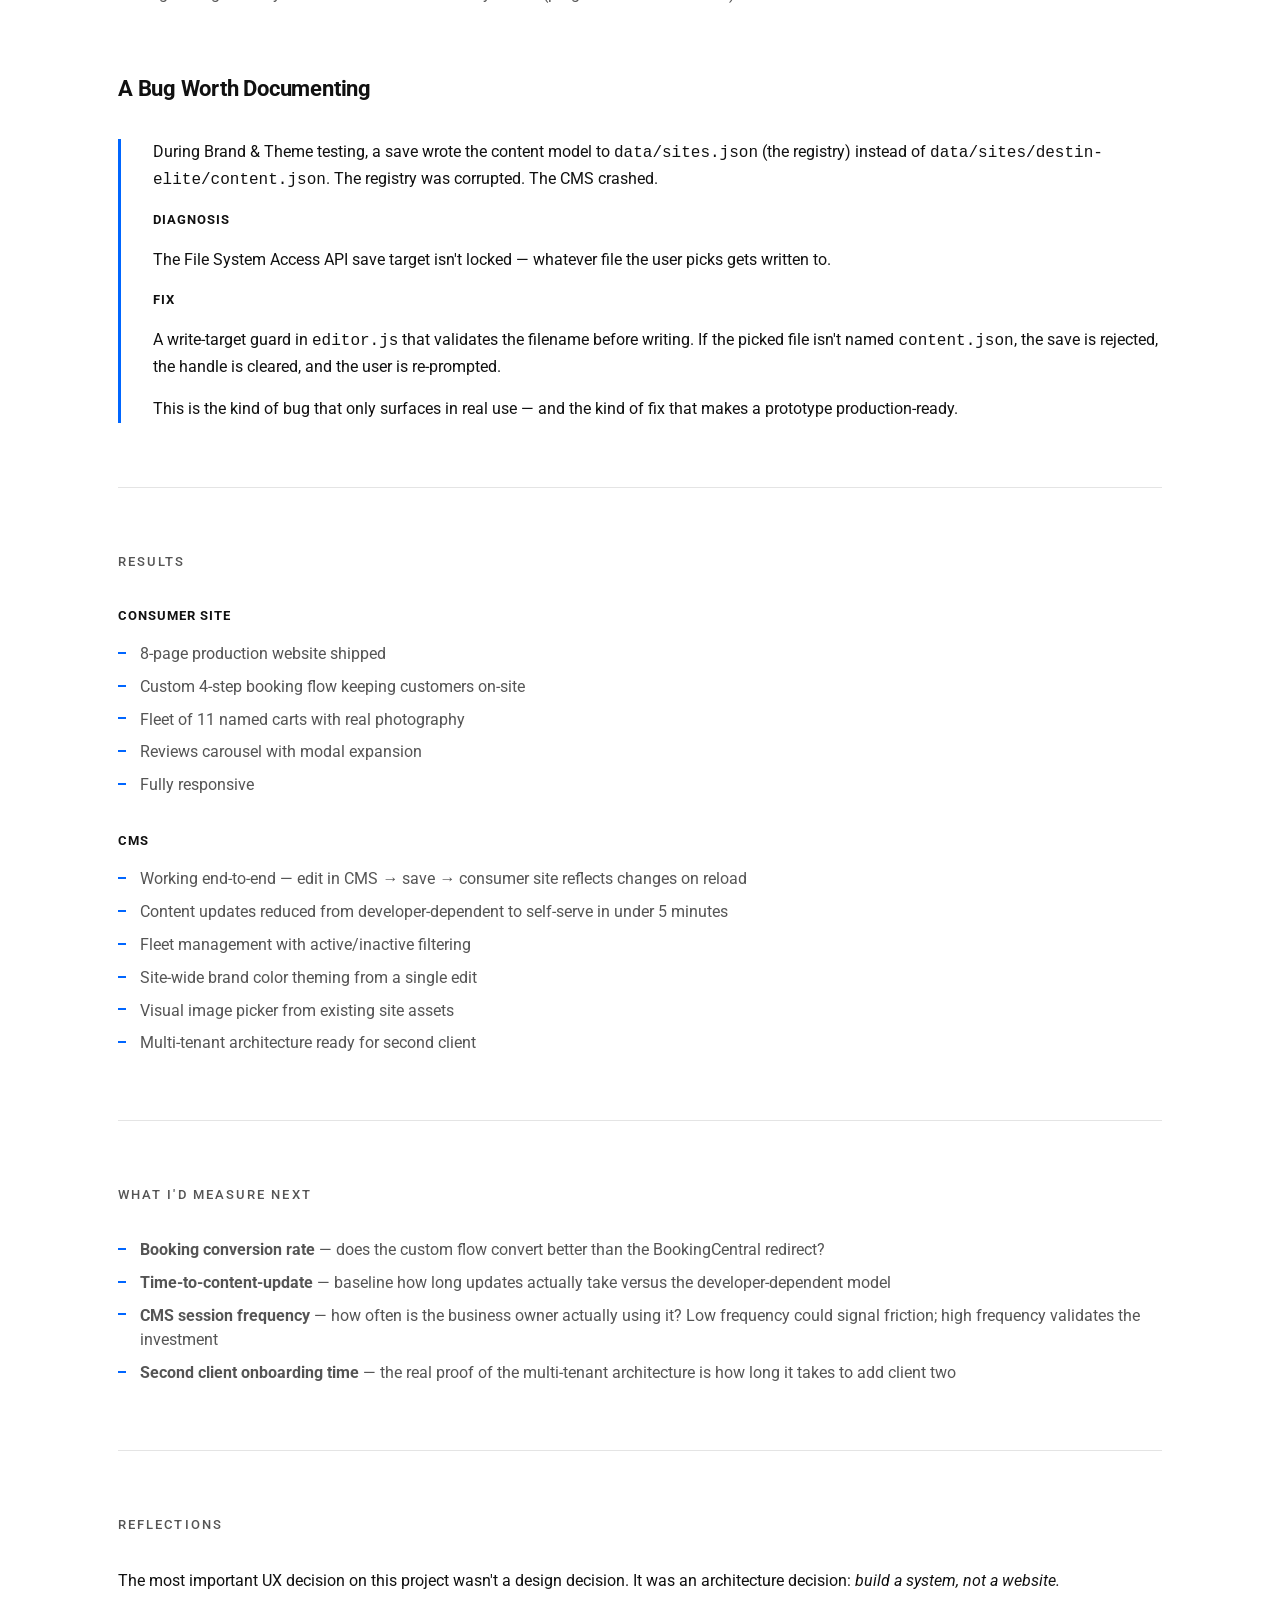
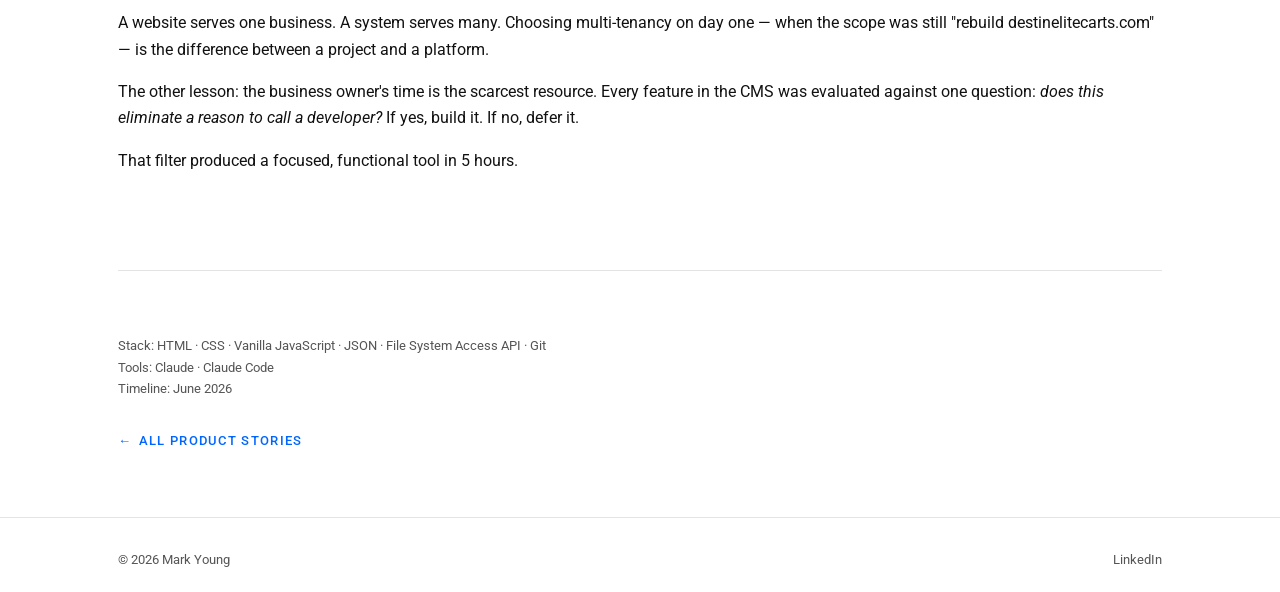
<file: work/destin-elite.html>
<!DOCTYPE html>
<html lang="en" data-theme="light">
<head>
  <meta charset="UTF-8" />
  <meta name="viewport" content="width=device-width, initial-scale=1.0" />
  <title>Destin Elite Carts — Product Story | Mark Young</title>
  <meta
    name="description"
    content="Destin Elite Carts: a golf cart rental website rebuild that became a multi-tenant CMS platform. A product story by Mark Young — solo product designer and AI-directed developer."
  />

  <!-- Open Graph -->
  <meta property="og:title" content="Destin Elite Carts — Product Story | Mark Young" />
  <meta
    property="og:description"
    content="A website rebuild that became a multi-tenant CMS platform."
  />
  <meta property="og:type" content="article" />
  <meta property="og:url" content="https://myuxd.work/work/destin-elite.html" />

  <!-- Prevent theme flash: set stored theme before first paint -->
  <script>
    (function () {
      try {
        var t = localStorage.getItem("theme");
        if (t === "dark" || t === "light") {
          document.documentElement.setAttribute("data-theme", t);
        }
      } catch (e) {}
    })();
  </script>

  <!-- Fonts — Roboto only, single import -->
  <link rel="preconnect" href="https://fonts.googleapis.com" />
  <link rel="preconnect" href="https://fonts.gstatic.com" crossorigin />
  <link
    href="https://fonts.googleapis.com/css2?family=Roboto:wght@300;400;500;700;900&display=swap"
    rel="stylesheet"
  />

  <link rel="stylesheet" href="../css/styles.css" />
</head>

<body>
  <!-- ==================== HEADER / NAV ==================== -->
  <header class="site-header">
    <nav class="nav container" aria-label="Primary">
      <a href="../index.html" class="nav__brand">
        MARK YOUNG
      </a>

      <button
        class="nav__hamburger"
        data-nav-toggle
        aria-label="Toggle navigation menu"
        aria-expanded="false"
      >
        <span></span><span></span><span></span>
      </button>

      <div class="nav__menu" data-nav-menu>
        <div class="nav__dropdown" data-dropdown>
          <button
            class="nav__dropdown-toggle"
            data-dropdown-toggle
            aria-expanded="false"
            aria-haspopup="true"
          >
            Work <span class="caret" aria-hidden="true">▾</span>
          </button>
          <ul class="nav__dropdown-menu" data-dropdown-menu>
            <li><a href="carrier-360.html">Carrier 360</a></li>
            <li><a href="revrent.html">RevRent</a></li>
            <li><a href="hum-editor.html">Hum Editor</a></li>
            <li><a href="destin-elite.html" aria-current="page">Destin Elite Carts</a></li>
            <li><a href="athlink.html">AthLink</a></li>
            <li role="separator"><hr class="nav__dropdown-sep" aria-hidden="true" /></li>
            <li><a href="portfolio-creation.html">Portfolio Creation</a></li>
          </ul>
        </div>

        <a href="../resume.html" class="nav__link">Resume</a>
        <a href="../contact.html" class="nav__link">Contact</a>

        <button class="theme-toggle" data-theme-toggle aria-label="Switch to dark mode">
          <svg class="icon-moon" width="18" height="18" viewBox="0 0 24 24" fill="none" stroke="currentColor" stroke-width="2" stroke-linecap="round" stroke-linejoin="round" aria-hidden="true">
            <path d="M21 12.79A9 9 0 1 1 11.21 3 7 7 0 0 0 21 12.79z"></path>
          </svg>
          <svg class="icon-sun" width="18" height="18" viewBox="0 0 24 24" fill="none" stroke="currentColor" stroke-width="2" stroke-linecap="round" stroke-linejoin="round" aria-hidden="true">
            <circle cx="12" cy="12" r="5"></circle>
            <line x1="12" y1="1" x2="12" y2="3"></line>
            <line x1="12" y1="21" x2="12" y2="23"></line>
            <line x1="4.22" y1="4.22" x2="5.64" y2="5.64"></line>
            <line x1="18.36" y1="18.36" x2="19.78" y2="19.78"></line>
            <line x1="1" y1="12" x2="3" y2="12"></line>
            <line x1="21" y1="12" x2="23" y2="12"></line>
            <line x1="4.22" y1="19.78" x2="5.64" y2="18.36"></line>
            <line x1="18.36" y1="5.64" x2="19.78" y2="4.22"></line>
          </svg>
        </button>
      </div>
    </nav>
  </header>

  <main class="story">
    <div class="story__wrap">
      <!-- ==================== MASTHEAD ==================== -->
      <header class="story-head reveal">
        <p class="eyebrow">Product Story</p>
        <h1 class="story-head__title">Destin Elite Carts</h1>
        <p class="story-head__subtitle">
          Website Rebuild + Multi-Tenant CMS Platform
        </p>
      </header>

      <figure class="shot shot--hero reveal">
        <button
          class="shot__btn"
          type="button"
          data-lightbox
          data-full="../assets/images/home_hero@2x.webp"
          data-full-fallback="../assets/images/home_hero.png"
        >
          <picture>
            <source
              type="image/webp"
              srcset="
                ../assets/images/home_hero.webp    1800w,
                ../assets/images/home_hero@2x.webp 2560w
              "
              sizes="(min-width: 1140px) 1044px, 100vw"
            />
            <img
              class="shot__img"
              src="../assets/images/home_hero.png"
              alt="Destin Elite Carts website on multiple devices"
              width="3000"
              height="2000"
              loading="eager"
              fetchpriority="high"
            />
          </picture>
        </button>
      </figure>

      <!-- ==================== AT A GLANCE ==================== -->
      <section class="story-section reveal" aria-labelledby="s-glance">
        <h2 id="s-glance" class="story-section__title">At a Glance</h2>
        <div class="glance-panel">
          <table class="glance">
            <tbody>
              <tr>
                <th scope="row">Role</th>
                <td>Solo Product Designer + AI-Directed Developer</td>
              </tr>
              <tr>
                <th scope="row">Timeline</th>
                <td>June 2026</td>
              </tr>
              <tr>
                <th scope="row">Stack</th>
                <td>HTML · CSS · Vanilla JavaScript · JSON · File System Access API · Git</td>
              </tr>
              <tr>
                <th scope="row">Tools</th>
                <td>Claude · Claude Code</td>
              </tr>
              <tr>
                <th scope="row">Key Outcomes</th>
                <td>
                  8-page production site shipped · Custom booking flow eliminated
                  third-party redirect · Content updates reduced from
                  developer-dependent to self-serve in under 5 minutes ·
                  Multi-tenant CMS architecture ready for second client
                </td>
              </tr>
            </tbody>
          </table>
        </div>
      </section>

      <!-- ==================== OVERVIEW ==================== -->
      <section class="story-section reveal" aria-labelledby="s-overview">
        <h2 id="s-overview" class="story-section__title">Overview</h2>
        <p>
          Destin Elite Carts is a golf cart rental business operating in Destin,
          Florida. The existing website was outdated, dependent on a third-party
          booking system, and offered no way for the business owner to manage
          content without developer involvement.
        </p>
        <p>The engagement had two phases:</p>
        <ol class="story-list">
          <li><strong>Rebuild the consumer-facing website</strong> — modern, fast, and built to convert</li>
          <li><strong>Build a CMS</strong> — so the business owner could manage the site without touching code</li>
        </ol>
        <p>What started as a website project became a product architecture project.</p>
      </section>

      <!-- ==================== PROJECT MATERIALS ==================== -->
      <section class="story-section reveal" aria-labelledby="s-materials">
        <h2 id="s-materials" class="story-section__title">Project Materials</h2>
        <div class="story-materials">
          <a
            href="https://destin-elite-carts.vercel.app/index.html"
            class="btn btn--primary"
            target="_blank"
            rel="noopener"
          >
            View Live Site <span aria-hidden="true">→</span>
          </a>

          <div class="story-downloads">
            <a
              href="../assets/docs/destinelite/design-system.pdf"
              class="btn btn--secondary"
              target="_blank"
              rel="noopener"
            >
              View Design System <span aria-hidden="true">→</span>
            </a>
          </div>
        </div>
      </section>

      <!-- ==================== THE PROBLEM ==================== -->
      <section class="story-section reveal" aria-labelledby="s-problem">
        <h2 id="s-problem" class="story-section__title">The Problem</h2>

        <p class="story-h4">For the customer</p>
        <ul class="story-list">
          <li>Outdated site that didn't reflect the quality of the product</li>
          <li>Booking experience redirected to an external third-party system with no visual continuity</li>
          <li>No easy way to browse the fleet and understand what they were renting</li>
        </ul>

        <p class="story-h4">For the business owner</p>
        <ul class="story-list">
          <li>Every content change required a developer</li>
          <li>Cart inventory, pricing, hours, and contact info were scattered and inconsistent across pages</li>
          <li>No control over the site without technical help</li>
          <li>Dependent on BookingCentral for all reservations — an external system with limited customization</li>
        </ul>

        <p class="story-h4">The core insight</p>
        <p>
          The website wasn't just a marketing problem. It was an operations problem.
          The business owner needed ownership of her own content.
        </p>
      </section>

      <!-- ==================== CONSTRAINTS ==================== -->
      <section class="story-section reveal" aria-labelledby="s-constraints">
        <h2 id="s-constraints" class="story-section__title">Constraints</h2>
        <ul class="story-list">
          <li><strong>Time:</strong> Initial website build completed in a single focused build session. CMS POC scoped to 5 hours</li>
          <li><strong>Stack:</strong> Plain HTML/CSS/JS — no frameworks, no build step, no backend server</li>
          <li><strong>Budget:</strong> No third-party services beyond what was already in use</li>
          <li><strong>Audience:</strong> Business owner is technically capable but time-constrained across multiple companies</li>
        </ul>
      </section>

      <!-- ==================== PHASE 1 ==================== -->
      <section class="story-section reveal" aria-labelledby="s-phase1">
        <h2 id="s-phase1" class="story-section__title">Phase 1: Website Rebuild</h2>

        <h3 class="story-h3">Approach</h3>
        <p>
          Rather than redesign from scratch, the existing site was audited for
          content, structure, and user flow. Key decisions were made before writing
          a single line of code:
        </p>
        <ul class="story-list">
          <li><strong>Keep the stack simple</strong> — HTML/CSS/JS only. Easier to hand off, faster to build, no framework overhead</li>
          <li><strong>Replace BookingCentral</strong> — build a custom booking UX that keeps the customer on-site</li>
          <li><strong>Match existing navigation</strong> — the business owner had already introduced the new site to customers. Changing the nav structure caused confusion in early review. Match what exists, modernize the presentation</li>
        </ul>

        <h3 class="story-h3">Key UX Decisions</h3>

        <p class="story-h4">Navigation</p>
        <p>
          Preserved the existing nav structure after client feedback flagged
          confusion with the rebuilt version. Added "Available Carts" as a dedicated
          page — a new addition that didn't exist on the original site.
        </p>

        <p class="story-h4">Hero Section</p>
        <p>
          Stripped back a complex hero with multiple CTAs, stat strips, and body
          copy to a single focused message:
        </p>
        <ul class="story-list">
          <li>Logo</li>
          <li>Heading: <em>Welcome to Destin Elite Carts!</em></li>
          <li>One CTA: <em>Reserve a Cart</em></li>
        </ul>
        <p>
          Beach photography with a frosted glass container replaced a flat blue
          gradient. The result felt coastal and premium without being overdesigned.
        </p>

        <p class="story-h4">Cart Fleet</p>
        <p>
          Named carts (Blue Lagoon, Lady Bug, Thunderball, etc.) are a core part of
          the brand. Each cart got its own photo, personality blurb, and a More Info
          modal with full details — pulling customers into the product rather than
          pushing them directly to booking.
        </p>
        <p>
          Home page carousel shows active carts only. Available Carts page shows full
          inventory with filtering by power type and passenger count.
        </p>

        <div class="shot-grid reveal">
          <figure class="shot">
            <button
              class="shot__btn"
              type="button"
              data-lightbox
              data-full="../assets/images/de_fleet_1@2x.webp"
              data-full-fallback="../assets/images/de_fleet_1.png"
            >
              <picture>
                <source
                  type="image/webp"
                  srcset="
                    ../assets/images/de_fleet_1.webp    1200w,
                    ../assets/images/de_fleet_1@2x.webp 1936w
                  "
                  sizes="(min-width: 1140px) 514px, (min-width: 720px) 47vw, 100vw"
                />
                <img
                  class="shot__img"
                  src="../assets/images/de_fleet_1.png"
                  alt="Available Carts page — filter chips for power type and passenger count above a grid of cart cards including Blue Lagoon, Lady Bug, and Quicksilver"
                  width="1936"
                  height="1287"
                  loading="lazy"
                />
              </picture>
            </button>
          </figure>

          <figure class="shot">
            <button
              class="shot__btn"
              type="button"
              data-lightbox
              data-full="../assets/images/de_fleet_2@2x.webp"
              data-full-fallback="../assets/images/de_fleet_2.png"
            >
              <picture>
                <source
                  type="image/webp"
                  srcset="
                    ../assets/images/de_fleet_2.webp    1200w,
                    ../assets/images/de_fleet_2@2x.webp 1936w
                  "
                  sizes="(min-width: 1140px) 514px, (min-width: 720px) 47vw, 100vw"
                />
                <img
                  class="shot__img"
                  src="../assets/images/de_fleet_2.png"
                  alt="More Info modal for the Blue Lagoon cart, opened over the dimmed fleet grid"
                  width="1936"
                  height="1287"
                  loading="lazy"
                />
              </picture>
            </button>
          </figure>
        </div>

        <p class="story-h4">Customer Reviews</p>
        <p>
          Moved from a static grid to a carousel with modal expansion. "Read More"
          opens a full review in a modal rather than expanding the card — cleaner on
          mobile, better for longer reviews.
        </p>

        <p class="story-h4">Booking Flow</p>
        <p>
          Replaced the BookingCentral redirect with a custom 4-step booking flow:
        </p>
        <ol class="story-list">
          <li>Select date (calendar)</li>
          <li>Select rental length (with live pricing)</li>
          <li>Delivery/pickup time</li>
          <li>Additional options (delivery address, add-ons, insurance)</li>
        </ol>
        <p>
          Live order summary sidebar updates in real time as selections are made. No
          values populate until the user has actually made the corresponding
          selection — a deliberate guard against premature price display.
        </p>

        <figure class="shot reveal">
          <button
            class="shot__btn"
            type="button"
            data-lightbox
            data-full="../assets/images/de_booking@2x.webp"
            data-full-fallback="../assets/images/de_booking.png"
          >
            <picture>
              <source
                type="image/webp"
                srcset="
                  ../assets/images/de_booking.webp    1200w,
                  ../assets/images/de_booking@2x.webp 1936w
                "
                sizes="(min-width: 1140px) 1044px, 100vw"
              />
              <img
                class="shot__img"
                src="../assets/images/de_booking.png"
                alt="Step 1 of the custom booking flow — a date calendar beside the live Order Summary sidebar"
                width="1936"
                height="1287"
                loading="lazy"
              />
            </picture>
          </button>
        </figure>

        <p class="story-h4">Rules Page</p>
        <p>
          Original legal/policy content was preserved verbatim. A known pain point
          with AI-assisted development is invented content on legal pages. All copy
          was sourced directly from the live site and verified before publishing.
        </p>

        <p class="story-h4">Services Page</p>
        <p>
          Same approach — exact original pricing and service descriptions used. No
          paraphrasing.
        </p>

        <h3 class="story-h3">Design System</h3>
        <p>
          A single stylesheet with CSS custom properties as design tokens. Ocean blue
          + white primary. Sand/coral accents. Fluid sizing via <code>clamp()</code>.
          Pill buttons, hover-lift cards, scroll-reveal animations.
        </p>
        <p>
          All page heroes use local banner images — no third-party API URLs that
          could break. Cart images organized in <code>Images/carts/</code> with a
          consistent naming convention for easy replacement.
        </p>
      </section>

      <!-- ==================== PHASE 2 ==================== -->
      <section class="story-section reveal" aria-labelledby="s-phase2">
        <h2 id="s-phase2" class="story-section__title">Phase 2: CMS — Control Center</h2>

        <h3 class="story-h3">The Problem with Static Sites</h3>
        <p>
          The website looked great. But every content change — a price update, a new
          cart, corrected hours — required opening a code editor. For a business owner
          running multiple companies, that's not sustainable.
        </p>
        <p>
          The question became: <em>what information changes frequently enough that the
          business owner shouldn't have to call a developer?</em>
        </p>
        <ul class="story-list">
          <li>Cart inventory (new carts, status changes, pricing)</li>
          <li>Hero copy and page content</li>
          <li>Contact info and hours</li>
          <li>Brand colors and logos</li>
          <li>Partner listings</li>
        </ul>
        <p>That list became the feature set.</p>

        <h3 class="story-h3">Architecture Decision: Local-First JSON</h3>
        <p class="story-h4">Options considered</p>
        <ul class="story-list">
          <li>Supabase (hosted database, auth, API)</li>
          <li>Firebase (already in use on another project)</li>
          <li>Local JSON files</li>
        </ul>
        <p class="story-h4">Decision</p>
        <p>Local-first JSON for the POC.</p>
        <p class="story-h4">Reasoning</p>
        <ul class="story-list">
          <li>Fastest to build and prove</li>
          <li>No third-party dependencies</li>
          <li>The File System Access API (a modern browser capability) handles writing files directly from the browser</li>
          <li>Schema designed to migrate to a hosted backend later without rewriting the app</li>
        </ul>

        <h3 class="story-h3">Multi-Tenant From Day One</h3>
        <p>The CMS wasn't built for Destin Elite Carts. It was built for <em>any</em> site.</p>
        <p>
          A multi-site registry (<code>data/sites.json</code>) acts as the top-level
          directory. Each client gets a per-site folder
          (<code>data/sites/destin-elite/content.json</code>). Adding a second client
          is a folder and a registry entry — not a rewrite.
        </p>
        <p>
          This decision was made on day one before a single CMS screen was designed.
        </p>

        <h3 class="story-h3">The Control Center</h3>

        <p class="story-h4">Sites Dashboard (cms/index.html)</p>
        <p>
          Landing page showing all managed sites. Table view by default, grid view
          toggle. Each site shows name, domain, status badge, and last updated date.
          One click to enter a site's editor.
        </p>

        <p class="story-h4">Site Control Center (cms/site.html)</p>
        <p>
          Fixed left sidebar navigation — no doom-scroll. Each section is its own
          focused view:
        </p>
        <ul class="story-list">
          <li><strong>Dashboard</strong> — operational stats (total carts, active carts, carts missing photos, partners, last updated)</li>
          <li><strong>Fleet</strong> — table/grid toggle, status badges, slide-in edit panel, visual image picker</li>
          <li><strong>Partners</strong> — partner listings with logo paths and URLs</li>
          <li><strong>Content</strong> — homepage copy, taglines, hero heading, CTA text</li>
          <li><strong>Contact &amp; Hours</strong> — NAP (name/address/phone), social links, hours table</li>
          <li><strong>Brand &amp; Theme</strong> — logo paths, color palette with visual swatches</li>
        </ul>

        <p class="story-h4">Fleet Manager</p>
        <p>
          The centerpiece of the CMS. Table view shows all carts with photo
          thumbnails, power type, seat count, nightly rate, and color-coded status
          badges:
        </p>
        <ul class="story-list">
          <li>🟢 Active — visible on consumer site</li>
          <li>🔴 Inactive — hidden from consumer site, manageable in admin</li>
          <li>🟡 Maintenance — out for repair</li>
          <li>⚫ Retired — permanently removed, kept for records</li>
        </ul>
        <p>
          Edit panel slides in from the right — no navigation away from the page.
          Visual image picker shows thumbnails of all existing cart photos pulled
          directly from <code>Images/carts/</code>. Click to assign.
        </p>

        <div class="shot-grid reveal">
          <figure class="shot">
            <button
              class="shot__btn"
              type="button"
              data-lightbox
              data-full="../assets/images/de_dashboard@2x.webp"
              data-full-fallback="../assets/images/de_dashboard.png"
            >
              <picture>
                <source
                  type="image/webp"
                  srcset="
                    ../assets/images/de_dashboard.webp    1200w,
                    ../assets/images/de_dashboard@2x.webp 2400w
                  "
                  sizes="(min-width: 1140px) 514px, (min-width: 720px) 47vw, 100vw"
                />
                <img
                  class="shot__img"
                  src="../assets/images/de_dashboard.png"
                  alt="Control Center dashboard — counts for carts, active carts, partners, and hours rows above a site details panel"
                  width="2991"
                  height="1550"
                  loading="lazy"
                />
              </picture>
            </button>
          </figure>

          <figure class="shot">
            <button
              class="shot__btn"
              type="button"
              data-lightbox
              data-full="../assets/images/de_fleet@2x.webp"
              data-full-fallback="../assets/images/de_fleet.png"
            >
              <picture>
                <source
                  type="image/webp"
                  srcset="
                    ../assets/images/de_fleet.webp    1200w,
                    ../assets/images/de_fleet@2x.webp 2400w
                  "
                  sizes="(min-width: 1140px) 514px, (min-width: 720px) 47vw, 100vw"
                />
                <img
                  class="shot__img"
                  src="../assets/images/de_fleet.png"
                  alt="Fleet manager — table of carts with photo, power type, seats, nightly price, and color-coded status badges"
                  width="2991"
                  height="1550"
                  loading="lazy"
                />
              </picture>
            </button>
          </figure>

          <figure class="shot">
            <button
              class="shot__btn"
              type="button"
              data-lightbox
              data-full="../assets/images/de_ds@2x.webp"
              data-full-fallback="../assets/images/de_ds.png"
            >
              <picture>
                <source
                  type="image/webp"
                  srcset="
                    ../assets/images/de_ds.webp    1200w,
                    ../assets/images/de_ds@2x.webp 2400w
                  "
                  sizes="(min-width: 1140px) 514px, (min-width: 720px) 47vw, 100vw"
                />
                <img
                  class="shot__img"
                  src="../assets/images/de_ds.png"
                  alt="Brand and Theme panel — header and footer logo path fields above the site color palette as labeled swatches"
                  width="2991"
                  height="1550"
                  loading="lazy"
                />
              </picture>
            </button>
          </figure>

          <figure class="shot">
            <button
              class="shot__btn"
              type="button"
              data-lightbox
              data-full="../assets/images/de_contact@2x.webp"
              data-full-fallback="../assets/images/de_contact.png"
            >
              <picture>
                <source
                  type="image/webp"
                  srcset="
                    ../assets/images/de_contact.webp    1200w,
                    ../assets/images/de_contact@2x.webp 2400w
                  "
                  sizes="(min-width: 1140px) 514px, (min-width: 720px) 47vw, 100vw"
                />
                <img
                  class="shot__img"
                  src="../assets/images/de_contact.png"
                  alt="Contact and Hours panel — phone, email, address, and social URL fields above an editable hours table"
                  width="2991"
                  height="1550"
                  loading="lazy"
                />
              </picture>
            </button>
          </figure>
        </div>

        <p class="story-h4">The Save Model</p>
        <p>A deliberate two-level save:</p>
        <ol class="story-list">
          <li><strong>Panel "Save Cart"</strong> — updates in-memory, re-renders the table</li>
          <li><strong>Header "Save Changes"</strong> — writes to <code>content.json</code> via the File System Access API</li>
        </ol>
        <p>Changes reflect on the consumer site on reload.</p>

        <h3 class="story-h3">Consumer Rendering Engine</h3>
        <p>
          <code>js/content.js</code> — a ~230-line vanilla JS data-binder that:
        </p>
        <ul class="story-list">
          <li>Fetches <code>content.json</code> on page load</li>
          <li>Injects brand colors into CSS custom properties site-wide</li>
          <li>Renders fleet inventory dynamically on both the home carousel and Available Carts page</li>
          <li>Filters active carts only for the consumer site</li>
          <li>Degrades gracefully to static HTML if the data layer fails (progressive enhancement)</li>
        </ul>

        <h3 class="story-h3">A Bug Worth Documenting</h3>
        <div class="story-callout">
          <p>
            During Brand &amp; Theme testing, a save wrote the content model to
            <code>data/sites.json</code> (the registry) instead of
            <code>data/sites/destin-elite/content.json</code>. The registry was
            corrupted. The CMS crashed.
          </p>
          <p class="story-h4">Diagnosis</p>
          <p>
            The File System Access API save target isn't locked — whatever file the
            user picks gets written to.
          </p>
          <p class="story-h4">Fix</p>
          <p>
            A write-target guard in <code>editor.js</code> that validates the filename
            before writing. If the picked file isn't named <code>content.json</code>,
            the save is rejected, the handle is cleared, and the user is re-prompted.
          </p>
          <p>
            This is the kind of bug that only surfaces in real use — and the kind of
            fix that makes a prototype production-ready.
          </p>
        </div>
      </section>

      <!-- ==================== RESULTS ==================== -->
      <section class="story-section reveal" aria-labelledby="s-results">
        <h2 id="s-results" class="story-section__title">Results</h2>

        <p class="story-h4">Consumer site</p>
        <ul class="story-list">
          <li>8-page production website shipped</li>
          <li>Custom 4-step booking flow keeping customers on-site</li>
          <li>Fleet of 11 named carts with real photography</li>
          <li>Reviews carousel with modal expansion</li>
          <li>Fully responsive</li>
        </ul>

        <p class="story-h4">CMS</p>
        <ul class="story-list">
          <li>Working end-to-end — edit in CMS → save → consumer site reflects changes on reload</li>
          <li>Content updates reduced from developer-dependent to self-serve in under 5 minutes</li>
          <li>Fleet management with active/inactive filtering</li>
          <li>Site-wide brand color theming from a single edit</li>
          <li>Visual image picker from existing site assets</li>
          <li>Multi-tenant architecture ready for second client</li>
        </ul>
      </section>

      <!-- ==================== WHAT I'D MEASURE NEXT ==================== -->
      <section class="story-section reveal" aria-labelledby="s-measure">
        <h2 id="s-measure" class="story-section__title">What I'd Measure Next</h2>
        <ul class="story-list">
          <li><strong>Booking conversion rate</strong> — does the custom flow convert better than the BookingCentral redirect?</li>
          <li><strong>Time-to-content-update</strong> — baseline how long updates actually take versus the developer-dependent model</li>
          <li><strong>CMS session frequency</strong> — how often is the business owner actually using it? Low frequency could signal friction; high frequency validates the investment</li>
          <li><strong>Second client onboarding time</strong> — the real proof of the multi-tenant architecture is how long it takes to add client two</li>
        </ul>
      </section>

      <!-- ==================== REFLECTIONS ==================== -->
      <section class="story-section reveal" aria-labelledby="s-reflections">
        <h2 id="s-reflections" class="story-section__title">Reflections</h2>
        <p>
          The most important UX decision on this project wasn't a design decision. It
          was an architecture decision: <em>build a system, not a website.</em>
        </p>
        <p>
          A website serves one business. A system serves many. Choosing multi-tenancy
          on day one — when the scope was still "rebuild destinelitecarts.com" — is
          the difference between a project and a platform.
        </p>
        <p>
          The other lesson: the business owner's time is the scarcest resource. Every
          feature in the CMS was evaluated against one question: <em>does this
          eliminate a reason to call a developer?</em> If yes, build it. If no, defer
          it.
        </p>
        <p>That filter produced a focused, functional tool in 5 hours.</p>
      </section>

      <!-- ==================== STORY FOOTER META ==================== -->
      <footer class="story-footer reveal">
        <p class="story-meta">
          Stack: HTML · CSS · Vanilla JavaScript · JSON · File System Access API · Git<br />
          Tools: Claude · Claude Code<br />
          Timeline: June 2026
        </p>
        <a href="../index.html#work" class="story-back">
          <span aria-hidden="true">←</span> All Product Stories
        </a>
      </footer>
    </div>
  </main>

  <!-- ==================== FOOTER ==================== -->
  <footer class="site-footer">
    <div class="container site-footer__inner">
      <span>© 2026 Mark Young</span>
      <div class="site-footer__links">
        <a href="https://www.linkedin.com/in/markyoung84" target="_blank" rel="noopener">LinkedIn</a>
      </div>
    </div>
  </footer>

  <script src="../js/main.js"></script>
</body>
</html>
</file>
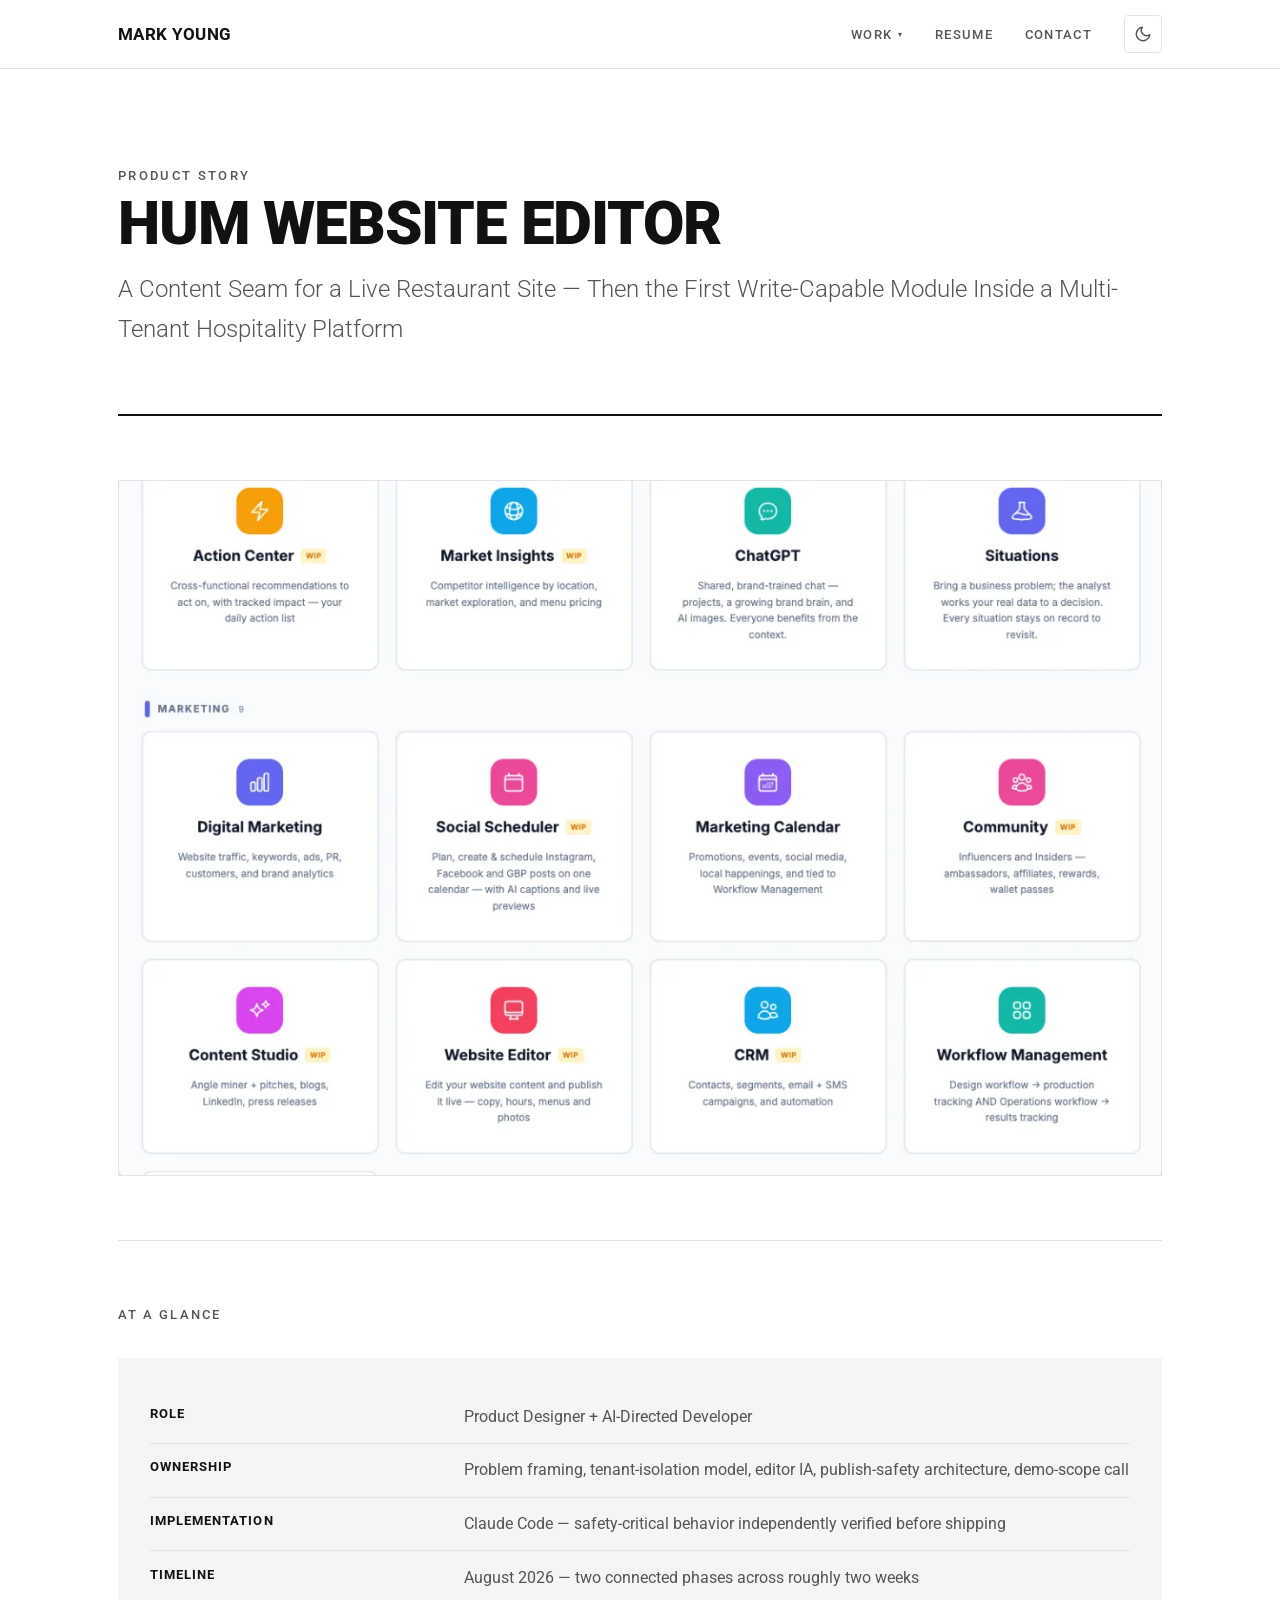
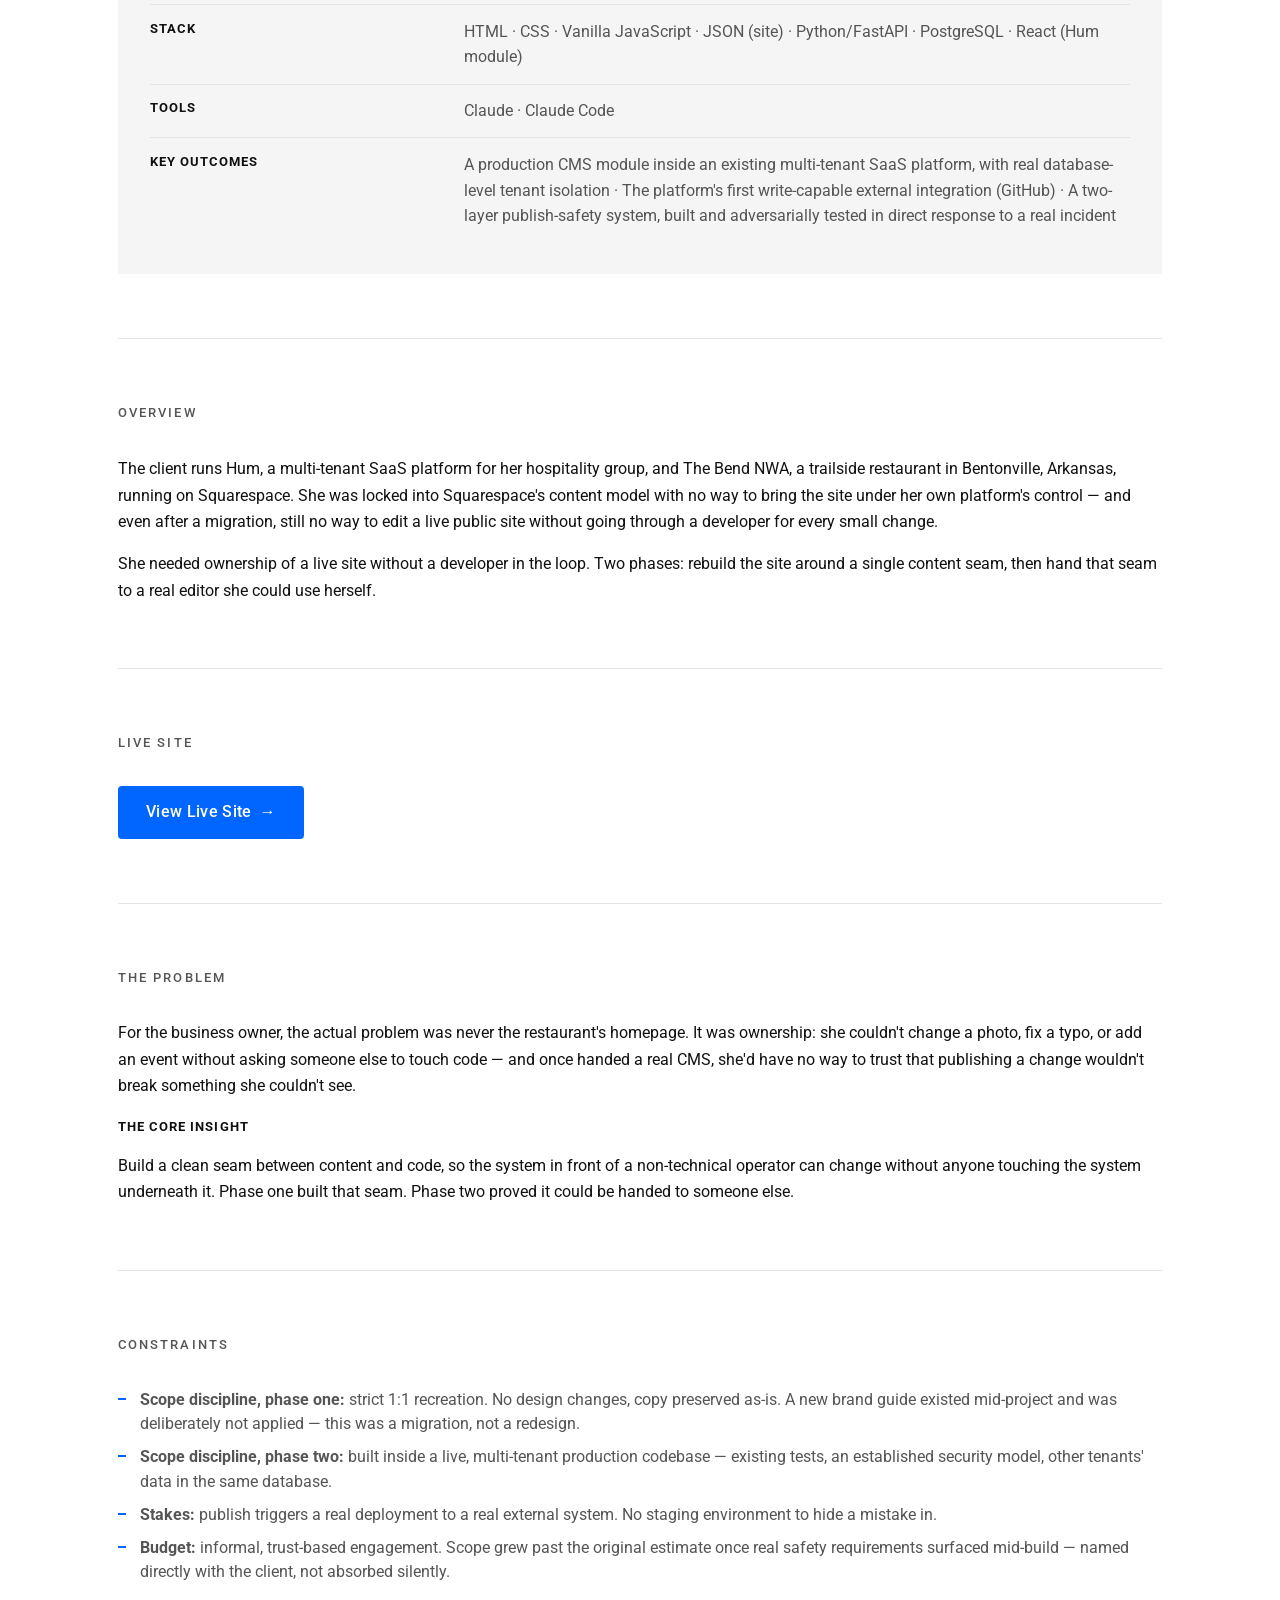
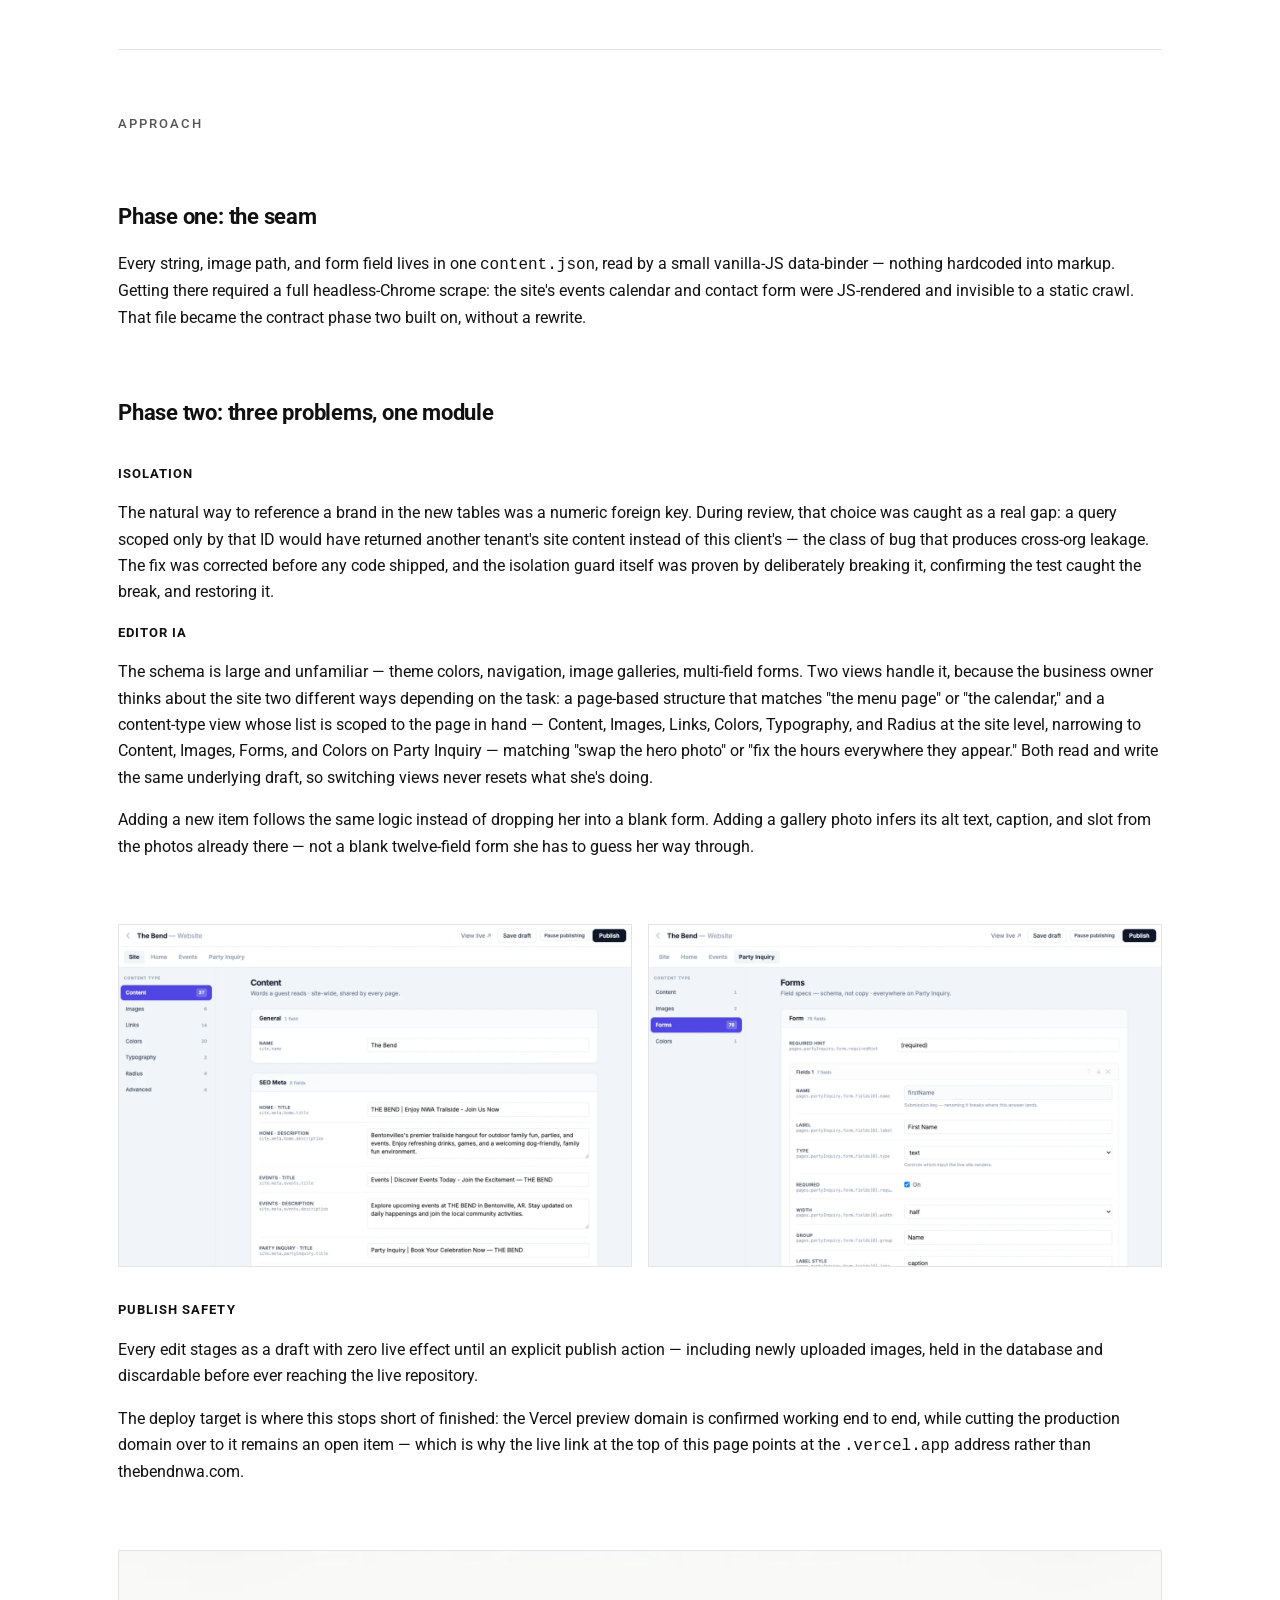
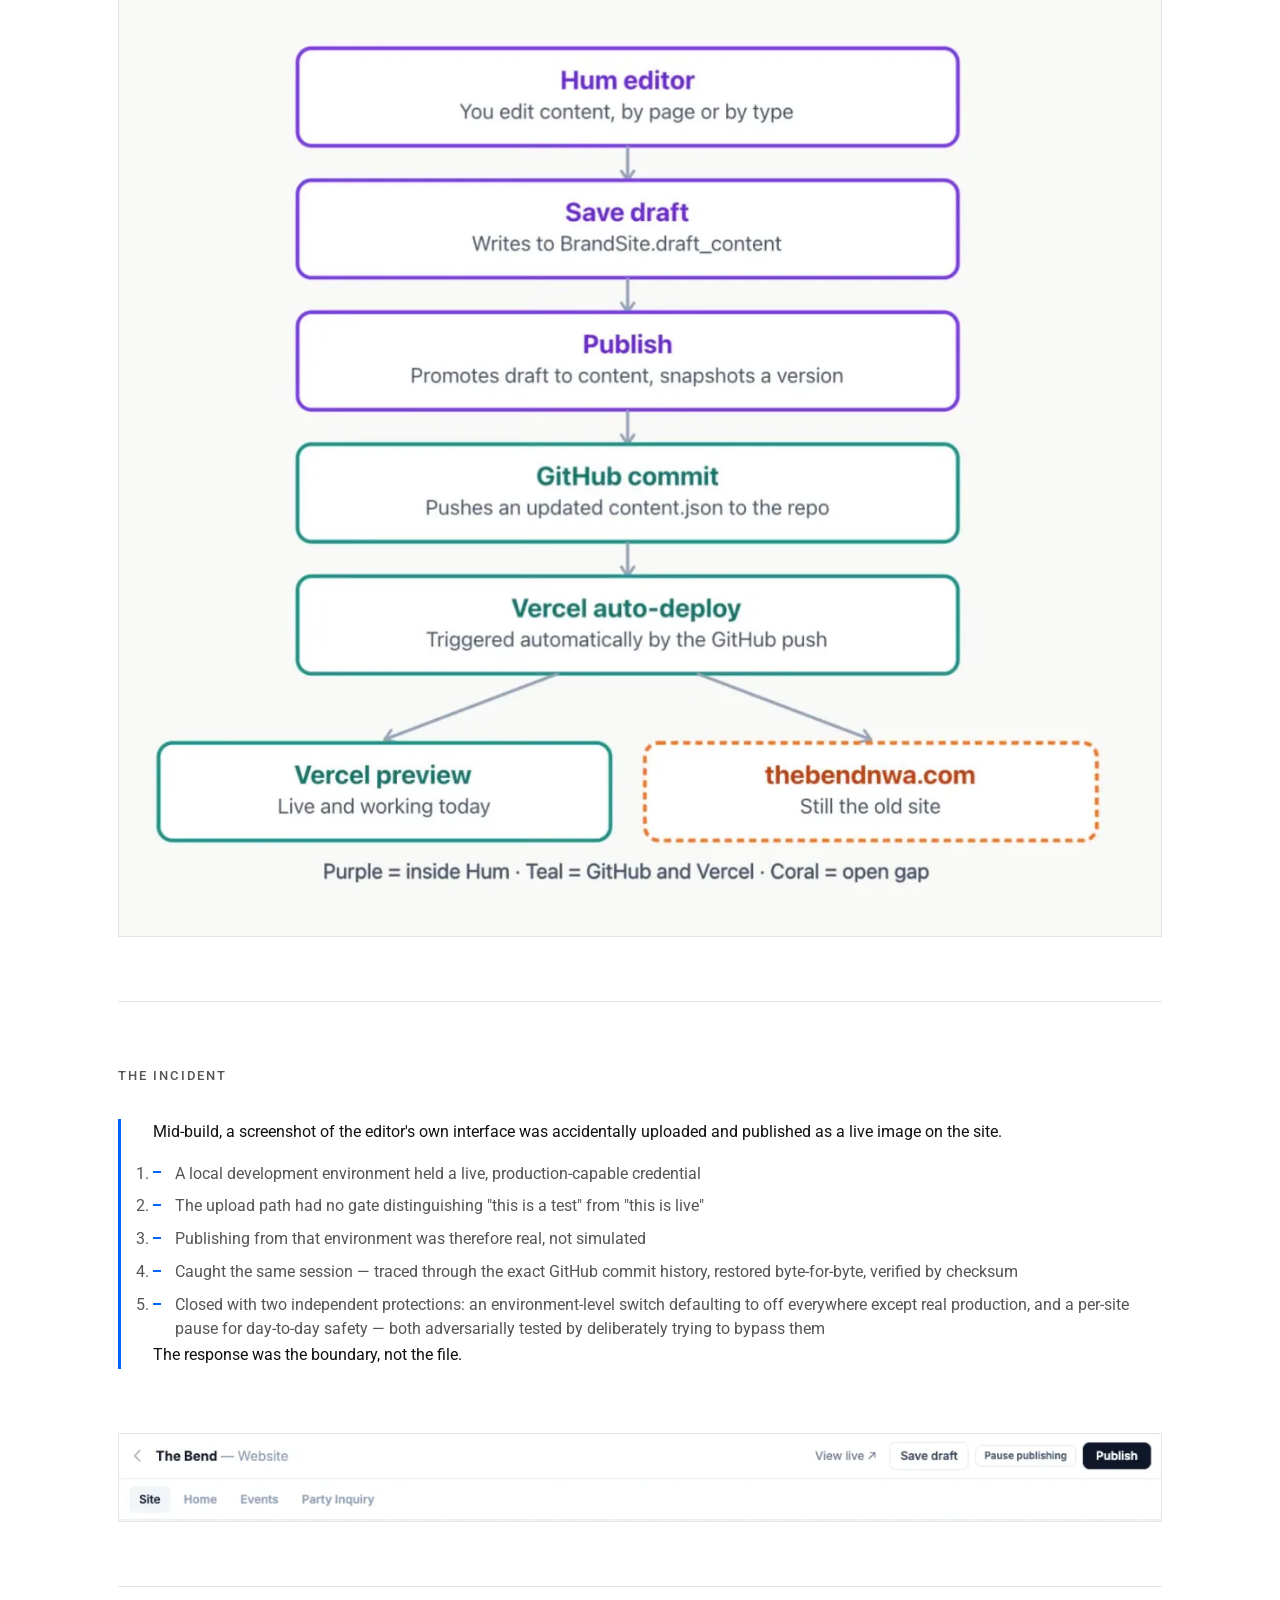
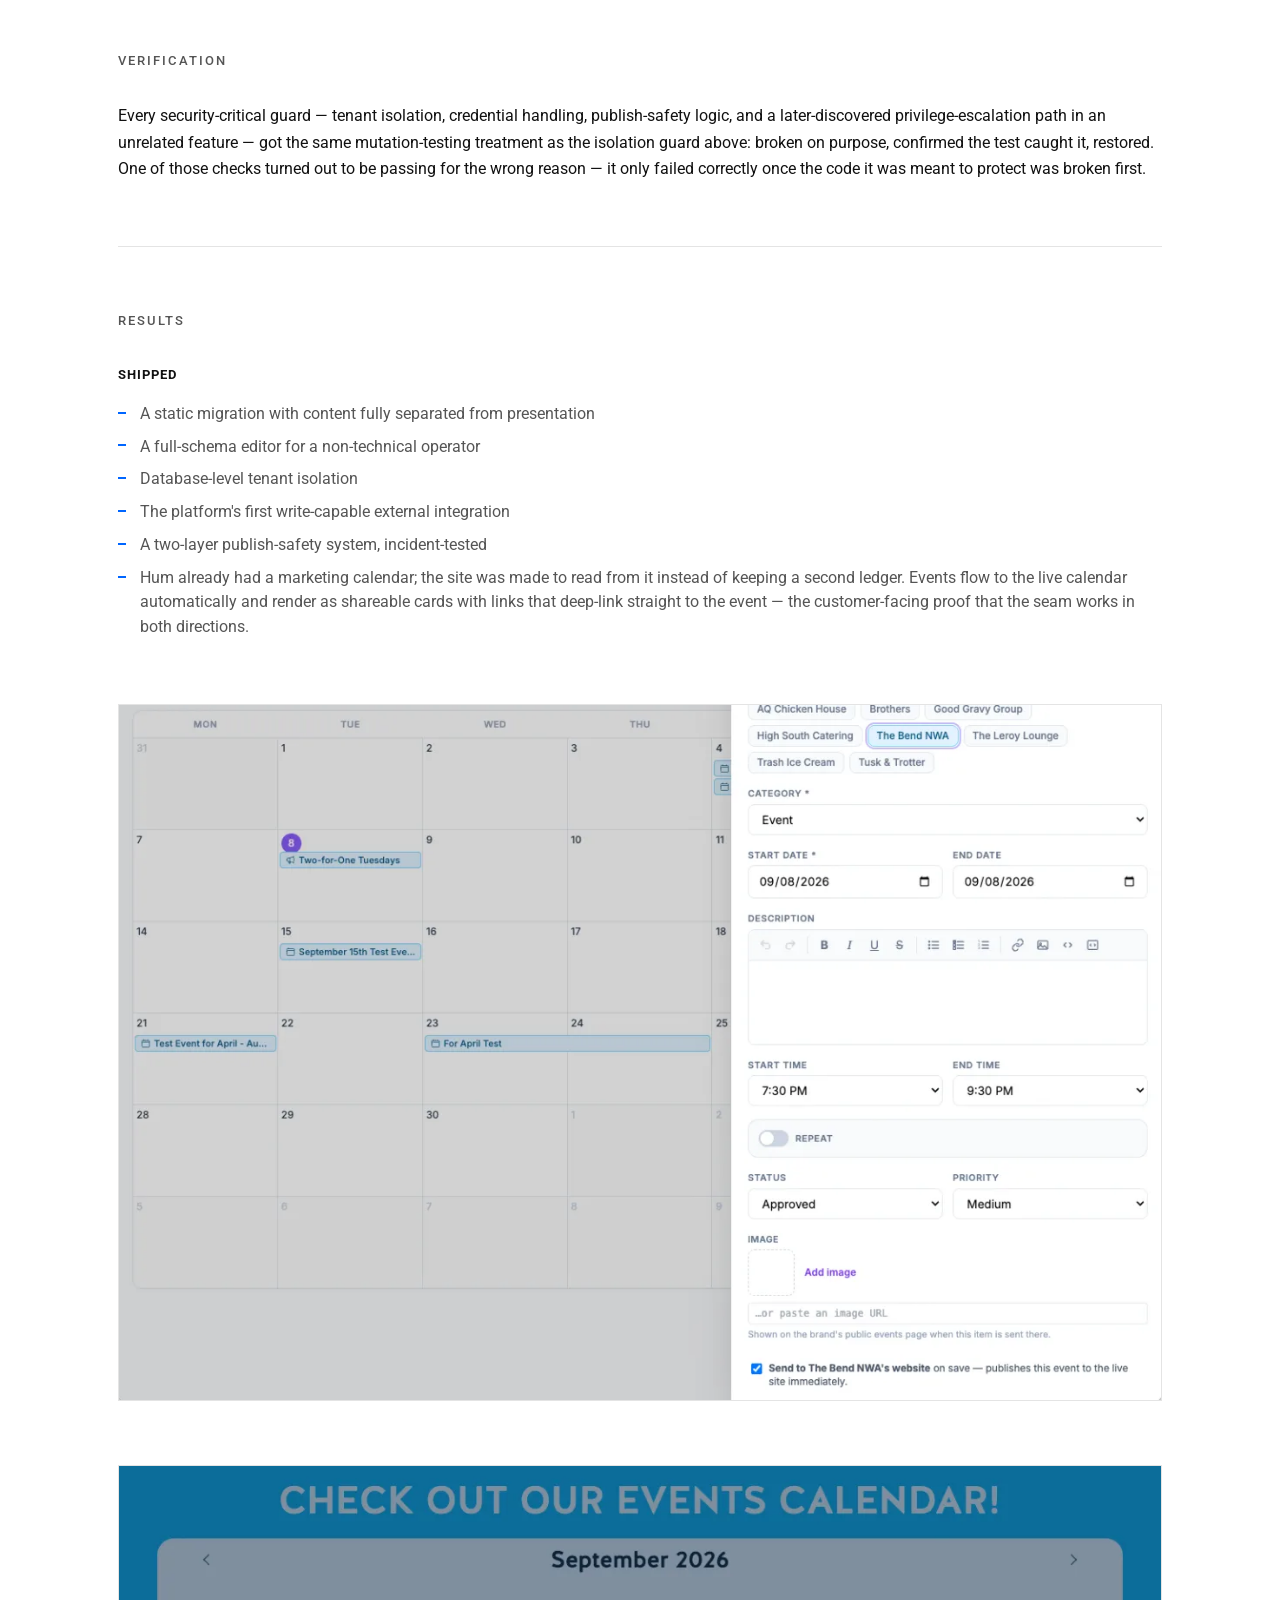
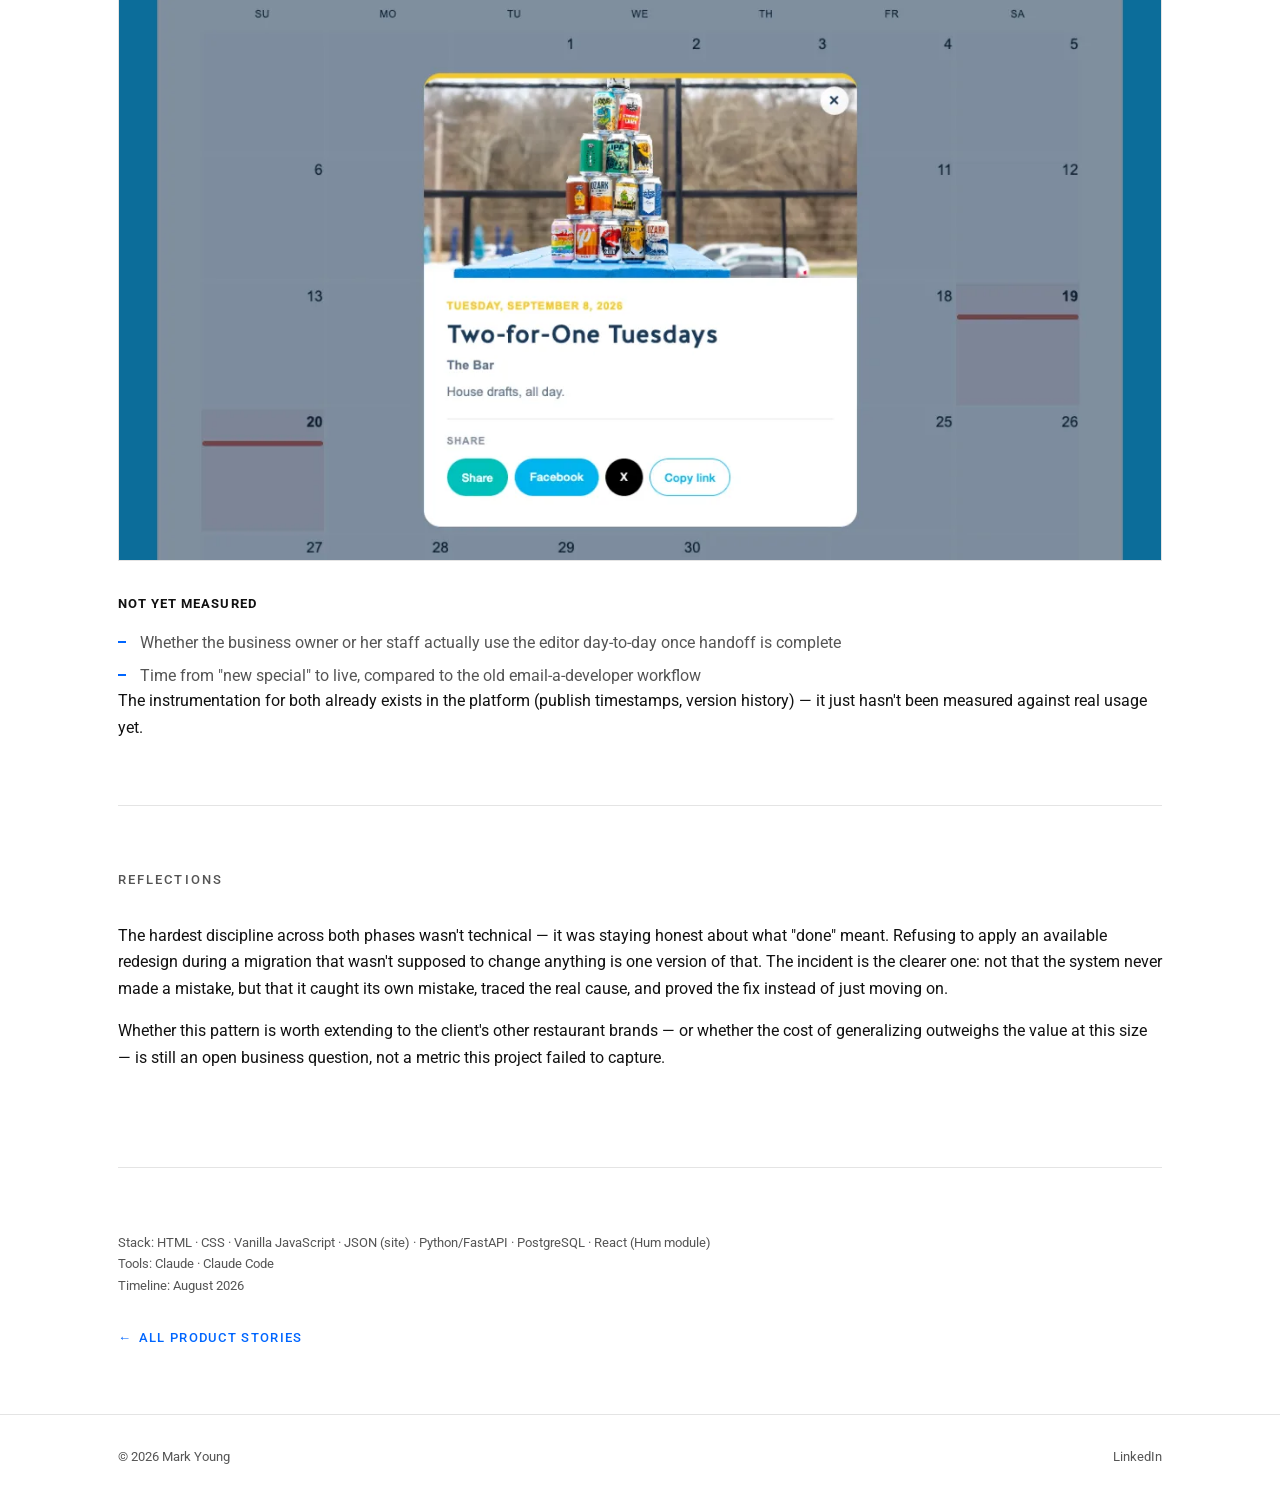
<file: work/hum-editor.html>
<!DOCTYPE html>
<html lang="en" data-theme="light">
<head>
  <meta charset="UTF-8" />
  <meta name="viewport" content="width=device-width, initial-scale=1.0" />
  <title>Hum Website Editor — Product Story | Mark Young</title>
  <meta
    name="description"
    content="Hum Website Editor: a live restaurant site rebuilt into a content seam, then handed off as a multi-tenant hospitality platform's first write-capable CMS module. A product story by Mark Young — product designer and AI-directed developer."
  />

  <!-- Open Graph -->
  <meta property="og:title" content="Hum Website Editor — Product Story | Mark Young" />
  <meta
    property="og:description"
    content="A live restaurant site rebuilt into a content seam — then the platform's first write-capable CMS module."
  />
  <meta property="og:type" content="article" />
  <meta property="og:url" content="https://myuxd.work/work/hum-editor.html" />

  <!-- Prevent theme flash: set stored theme before first paint -->
  <script>
    (function () {
      try {
        var t = localStorage.getItem("theme");
        if (t === "dark" || t === "light") {
          document.documentElement.setAttribute("data-theme", t);
        }
      } catch (e) {}
    })();
  </script>

  <!-- Fonts — Roboto only, single import -->
  <link rel="preconnect" href="https://fonts.googleapis.com" />
  <link rel="preconnect" href="https://fonts.gstatic.com" crossorigin />
  <link
    href="https://fonts.googleapis.com/css2?family=Roboto:wght@300;400;500;700;900&display=swap"
    rel="stylesheet"
  />

  <link rel="stylesheet" href="../css/styles.css" />
</head>

<body>
  <!-- ==================== HEADER / NAV ==================== -->
  <header class="site-header">
    <nav class="nav container" aria-label="Primary">
      <a href="../index.html" class="nav__brand">
        MARK YOUNG
      </a>

      <button
        class="nav__hamburger"
        data-nav-toggle
        aria-label="Toggle navigation menu"
        aria-expanded="false"
      >
        <span></span><span></span><span></span>
      </button>

      <div class="nav__menu" data-nav-menu>
        <div class="nav__dropdown" data-dropdown>
          <button
            class="nav__dropdown-toggle"
            data-dropdown-toggle
            aria-expanded="false"
            aria-haspopup="true"
          >
            Work <span class="caret" aria-hidden="true">▾</span>
          </button>
          <ul class="nav__dropdown-menu" data-dropdown-menu>
            <li><a href="carrier-360.html">Carrier 360</a></li>
            <li><a href="revrent.html">RevRent</a></li>
            <li><a href="hum-editor.html" aria-current="page">Hum Editor</a></li>
            <li><a href="destin-elite.html">Destin Elite Carts</a></li>
            <li><a href="athlink.html">AthLink</a></li>
            <li role="separator"><hr class="nav__dropdown-sep" aria-hidden="true" /></li>
            <li><a href="portfolio-creation.html">Portfolio Creation</a></li>
          </ul>
        </div>

        <a href="../resume.html" class="nav__link">Resume</a>
        <a href="../contact.html" class="nav__link">Contact</a>

        <button class="theme-toggle" data-theme-toggle aria-label="Switch to dark mode">
          <svg class="icon-moon" width="18" height="18" viewBox="0 0 24 24" fill="none" stroke="currentColor" stroke-width="2" stroke-linecap="round" stroke-linejoin="round" aria-hidden="true">
            <path d="M21 12.79A9 9 0 1 1 11.21 3 7 7 0 0 0 21 12.79z"></path>
          </svg>
          <svg class="icon-sun" width="18" height="18" viewBox="0 0 24 24" fill="none" stroke="currentColor" stroke-width="2" stroke-linecap="round" stroke-linejoin="round" aria-hidden="true">
            <circle cx="12" cy="12" r="5"></circle>
            <line x1="12" y1="1" x2="12" y2="3"></line>
            <line x1="12" y1="21" x2="12" y2="23"></line>
            <line x1="4.22" y1="4.22" x2="5.64" y2="5.64"></line>
            <line x1="18.36" y1="18.36" x2="19.78" y2="19.78"></line>
            <line x1="1" y1="12" x2="3" y2="12"></line>
            <line x1="21" y1="12" x2="23" y2="12"></line>
            <line x1="4.22" y1="19.78" x2="5.64" y2="18.36"></line>
            <line x1="18.36" y1="5.64" x2="19.78" y2="4.22"></line>
          </svg>
        </button>
      </div>
    </nav>
  </header>

  <main class="story">
    <div class="story__wrap">
      <!-- ==================== MASTHEAD ==================== -->
      <header class="story-head reveal">
        <p class="eyebrow">Product Story</p>
        <h1 class="story-head__title">Hum Website Editor</h1>
        <p class="story-head__subtitle">
          A Content Seam for a Live Restaurant Site — Then the First
          Write-Capable Module Inside a Multi-Tenant Hospitality Platform
        </p>
      </header>

      <figure class="shot shot--hero reveal">
        <button
          class="shot__btn"
          type="button"
          data-lightbox
          data-full="../assets/images/hum_dashboard@2x.webp"
          data-full-fallback="../assets/images/hum_dashboard.png"
        >
          <picture>
            <source
              type="image/webp"
              srcset="
                ../assets/images/hum_dashboard.webp    1200w,
                ../assets/images/hum_dashboard@2x.webp 1251w
              "
              sizes="(min-width: 1140px) 1044px, 100vw"
            />
            <img
              class="shot__img"
              src="../assets/images/hum_dashboard.png"
              alt="The Hum platform hub — tool tiles grouped under Focus and Growth and Marketing, with Website Editor sitting alongside Marketing Calendar, Content Studio, CRM, and Workflow Management, most badged work in progress"
              width="1251"
              height="834"
              loading="eager"
              fetchpriority="high"
            />
          </picture>
        </button>
      </figure>

      <!-- ==================== AT A GLANCE ==================== -->
      <section class="story-section reveal" aria-labelledby="s-glance">
        <h2 id="s-glance" class="story-section__title">At a Glance</h2>
        <div class="glance-panel">
          <table class="glance">
            <tbody>
              <tr>
                <th scope="row">Role</th>
                <td>Product Designer + AI-Directed Developer</td>
              </tr>
              <tr>
                <th scope="row">Ownership</th>
                <td>
                  Problem framing, tenant-isolation model, editor IA,
                  publish-safety architecture, demo-scope call
                </td>
              </tr>
              <tr>
                <th scope="row">Implementation</th>
                <td>
                  Claude Code — safety-critical behavior independently verified
                  before shipping
                </td>
              </tr>
              <tr>
                <th scope="row">Timeline</th>
                <td>
                  August 2026 — two connected phases across roughly two weeks
                </td>
              </tr>
              <tr>
                <th scope="row">Stack</th>
                <td>
                  HTML · CSS · Vanilla JavaScript · JSON (site) · Python/FastAPI
                  · PostgreSQL · React (Hum module)
                </td>
              </tr>
              <tr>
                <th scope="row">Tools</th>
                <td>Claude · Claude Code</td>
              </tr>
              <tr>
                <th scope="row">Key Outcomes</th>
                <td>
                  A production CMS module inside an existing multi-tenant SaaS
                  platform, with real database-level tenant isolation · The
                  platform's first write-capable external integration (GitHub) ·
                  A two-layer publish-safety system, built and adversarially
                  tested in direct response to a real incident
                </td>
              </tr>
            </tbody>
          </table>
        </div>
      </section>

      <!-- ==================== OVERVIEW ==================== -->
      <section class="story-section reveal" aria-labelledby="s-overview">
        <h2 id="s-overview" class="story-section__title">Overview</h2>
        <p>
          The client runs Hum, a multi-tenant SaaS platform for her hospitality
          group, and The Bend NWA, a trailside restaurant in Bentonville,
          Arkansas, running on Squarespace. She was locked into Squarespace's
          content model with no way to bring the site under her own platform's
          control — and even after a migration, still no way to edit a live
          public site without going through a developer for every small change.
        </p>
        <p>
          She needed ownership of a live site without a developer in the loop.
          Two phases: rebuild the site around a single content seam, then hand
          that seam to a real editor she could use herself.
        </p>
      </section>

      <!-- ==================== LIVE SITE ==================== -->
      <section class="story-section reveal" aria-labelledby="s-live">
        <h2 id="s-live" class="story-section__title">Live Site</h2>
        <div class="story-materials">
          <a
            href="https://thebend-nwa.vercel.app/"
            class="btn btn--primary"
            target="_blank"
            rel="noopener"
          >
            View Live Site <span aria-hidden="true">→</span>
          </a>
        </div>
      </section>

      <!-- ==================== THE PROBLEM ==================== -->
      <section class="story-section reveal" aria-labelledby="s-problem">
        <h2 id="s-problem" class="story-section__title">The Problem</h2>
        <p>
          For the business owner, the actual problem was never the restaurant's
          homepage. It was ownership: she couldn't change a photo, fix a typo, or
          add an event without asking someone else to touch code — and once
          handed a real CMS, she'd have no way to trust that publishing a change
          wouldn't break something she couldn't see.
        </p>

        <p class="story-h4">The core insight</p>
        <p>
          Build a clean seam between content and code, so the system in front of
          a non-technical operator can change without anyone touching the system
          underneath it. Phase one built that seam. Phase two proved it could be
          handed to someone else.
        </p>
      </section>

      <!-- ==================== CONSTRAINTS ==================== -->
      <section class="story-section reveal" aria-labelledby="s-constraints">
        <h2 id="s-constraints" class="story-section__title">Constraints</h2>
        <ul class="story-list">
          <li>
            <strong>Scope discipline, phase one:</strong> strict 1:1 recreation.
            No design changes, copy preserved as-is. A new brand guide existed
            mid-project and was deliberately not applied — this was a migration,
            not a redesign.
          </li>
          <li>
            <strong>Scope discipline, phase two:</strong> built inside a live,
            multi-tenant production codebase — existing tests, an established
            security model, other tenants' data in the same database.
          </li>
          <li>
            <strong>Stakes:</strong> publish triggers a real deployment to a real
            external system. No staging environment to hide a mistake in.
          </li>
          <li>
            <strong>Budget:</strong> informal, trust-based engagement. Scope grew
            past the original estimate once real safety requirements surfaced
            mid-build — named directly with the client, not absorbed silently.
          </li>
        </ul>
      </section>

      <!-- ==================== APPROACH ==================== -->
      <section class="story-section reveal" aria-labelledby="s-approach">
        <h2 id="s-approach" class="story-section__title">Approach</h2>

        <h3 class="story-h3">Phase one: the seam</h3>
        <p>
          Every string, image path, and form field lives in one
          <code>content.json</code>, read by a small vanilla-JS data-binder —
          nothing hardcoded into markup. Getting there required a full
          headless-Chrome scrape: the site's events calendar and contact form
          were JS-rendered and invisible to a static crawl. That file became the
          contract phase two built on, without a rewrite.
        </p>

        <h3 class="story-h3">Phase two: three problems, one module</h3>

        <p class="story-h4">Isolation</p>
        <p>
          The natural way to reference a brand in the new tables was a numeric
          foreign key. During review, that choice was caught as a real gap: a
          query scoped only by that ID would have returned another tenant's site
          content instead of this client's — the class of bug that produces
          cross-org leakage. The fix was corrected before any code shipped, and
          the isolation guard itself was proven by deliberately breaking it,
          confirming the test caught the break, and restoring it.
        </p>

        <p class="story-h4">Editor IA</p>
        <p>
          The schema is large and unfamiliar — theme colors, navigation, image
          galleries, multi-field forms. Two views handle it, because the business
          owner thinks about the site two different ways depending on the task: a
          page-based structure that matches "the menu page" or "the calendar,"
          and a content-type view whose list is scoped to the page in hand —
          Content, Images, Links, Colors, Typography, and Radius at the site
          level, narrowing to Content, Images, Forms, and Colors on Party
          Inquiry — matching "swap the hero photo" or "fix the hours everywhere
          they appear." Both read and write the same underlying draft, so
          switching views never resets what she's doing.
        </p>
        <p>
          Adding a new item follows the same logic instead of dropping her into a
          blank form. Adding a gallery photo infers its alt text, caption, and
          slot from the photos already there — not a blank twelve-field form she
          has to guess her way through.
        </p>

        <div class="shot-grid reveal">
          <figure class="shot">
            <button
              class="shot__btn"
              type="button"
              data-lightbox
              data-full="../assets/images/hum_content@2x.webp"
              data-full-fallback="../assets/images/hum_content.png"
            >
              <picture>
                <source
                  type="image/webp"
                  srcset="
                    ../assets/images/hum_content.webp    1200w,
                    ../assets/images/hum_content@2x.webp 1251w
                  "
                  sizes="(min-width: 1140px) 514px, (min-width: 720px) 47vw, 100vw"
                />
                <img
                  class="shot__img"
                  src="../assets/images/hum_content.png"
                  alt="The editor on the Site tab — a content-type sidebar listing Content, Images, Links, Colors, Typography, Radius, and Advanced beside the site-wide fields for site name and the per-page SEO titles and descriptions"
                  width="1251"
                  height="834"
                  loading="lazy"
                />
              </picture>
            </button>
          </figure>

          <figure class="shot">
            <button
              class="shot__btn"
              type="button"
              data-lightbox
              data-full="../assets/images/hum_forms@2x.webp"
              data-full-fallback="../assets/images/hum_forms.png"
            >
              <picture>
                <source
                  type="image/webp"
                  srcset="
                    ../assets/images/hum_forms.webp    1200w,
                    ../assets/images/hum_forms@2x.webp 1251w
                  "
                  sizes="(min-width: 1140px) 514px, (min-width: 720px) 47vw, 100vw"
                />
                <img
                  class="shot__img"
                  src="../assets/images/hum_forms.png"
                  alt="The same editor on the Party Inquiry tab — the content-type sidebar narrowed to Content, Images, Forms, and Colors, beside that page's form field specs for first name: submission key, label, type, required, width, and group"
                  width="1251"
                  height="834"
                  loading="lazy"
                />
              </picture>
            </button>
          </figure>
        </div>

        <p class="story-h4">Publish safety</p>
        <p>
          Every edit stages as a draft with zero live effect until an explicit
          publish action — including newly uploaded images, held in the database
          and discardable before ever reaching the live repository.
        </p>

        <p>
          The deploy target is where this stops short of finished: the Vercel
          preview domain is confirmed working end to end, while cutting the
          production domain over to it remains an open item — which is why the
          live link at the top of this page points at the
          <code>.vercel.app</code> address rather than thebendnwa.com.
        </p>

        <figure class="shot reveal">
          <button
            class="shot__btn"
            type="button"
            data-lightbox
            data-full="../assets/images/hum_publish_flow_diagram@2x.webp"
            data-full-fallback="../assets/images/hum_publish_flow_diagram.png"
          >
            <picture>
              <source
                type="image/webp"
                srcset="
                  ../assets/images/hum_publish_flow_diagram.webp    1200w,
                  ../assets/images/hum_publish_flow_diagram@2x.webp 1320w
                "
                sizes="(min-width: 1140px) 1044px, 100vw"
              />
              <img
                class="shot__img"
                src="../assets/images/hum_publish_flow_diagram.png"
                alt="A flowchart of the publish pipeline — Hum editor, to Save draft writing to BrandSite.draft_content, to Publish promoting the draft to content and snapshotting a version, to a GitHub commit pushing an updated content.json, to an automatic Vercel deploy, which branches to a Vercel preview that is live and working and to thebendnwa.com, still serving the old site as an open item"
                width="1320"
                height="1248"
                loading="lazy"
              />
            </picture>
          </button>
        </figure>
      </section>

      <!-- ==================== THE INCIDENT ==================== -->
      <section class="story-section reveal" aria-labelledby="s-incident">
        <h2 id="s-incident" class="story-section__title">The Incident</h2>
        <div class="story-callout">
          <p>
            Mid-build, a screenshot of the editor's own interface was
            accidentally uploaded and published as a live image on the site.
          </p>
          <ol class="story-list">
            <li>
              A local development environment held a live, production-capable
              credential
            </li>
            <li>
              The upload path had no gate distinguishing "this is a test" from
              "this is live"
            </li>
            <li>
              Publishing from that environment was therefore real, not simulated
            </li>
            <li>
              Caught the same session — traced through the exact GitHub commit
              history, restored byte-for-byte, verified by checksum
            </li>
            <li>
              Closed with two independent protections: an environment-level
              switch defaulting to off everywhere except real production, and a
              per-site pause for day-to-day safety — both adversarially tested by
              deliberately trying to bypass them
            </li>
          </ol>
          <p>The response was the boundary, not the file.</p>
        </div>

        <figure class="shot reveal">
          <button
            class="shot__btn"
            type="button"
            data-lightbox
            data-full="../assets/images/hum_publish_header@2x.webp"
            data-full-fallback="../assets/images/hum_publish_header.png"
          >
            <picture>
              <source
                type="image/webp"
                srcset="
                  ../assets/images/hum_publish_header.webp    1200w,
                  ../assets/images/hum_publish_header@2x.webp 1251w
                "
                sizes="(min-width: 1140px) 1044px, 100vw"
              />
              <img
                class="shot__img"
                src="../assets/images/hum_publish_header.png"
                alt="The per-site pause as it ships — the editor's header bar showing Pause publishing sitting between Save draft and Publish, with View live alongside"
                width="1251"
                height="104"
                loading="lazy"
              />
            </picture>
          </button>
        </figure>
      </section>

      <!-- ==================== VERIFICATION ==================== -->
      <section class="story-section reveal" aria-labelledby="s-verification">
        <h2 id="s-verification" class="story-section__title">Verification</h2>
        <p>
          Every security-critical guard — tenant isolation, credential handling,
          publish-safety logic, and a later-discovered privilege-escalation path
          in an unrelated feature — got the same mutation-testing treatment as
          the isolation guard above: broken on purpose, confirmed the test caught
          it, restored. One of those checks turned out to be passing for the
          wrong reason — it only failed correctly once the code it was meant to
          protect was broken first.
        </p>
      </section>

      <!-- ==================== RESULTS ==================== -->
      <section class="story-section reveal" aria-labelledby="s-results">
        <h2 id="s-results" class="story-section__title">Results</h2>

        <p class="story-h4">Shipped</p>
        <ul class="story-list">
          <li>A static migration with content fully separated from presentation</li>
          <li>A full-schema editor for a non-technical operator</li>
          <li>Database-level tenant isolation</li>
          <li>The platform's first write-capable external integration</li>
          <li>A two-layer publish-safety system, incident-tested</li>
          <li>
            Hum already had a marketing calendar; the site was made to read from
            it instead of keeping a second ledger. Events flow to the live
            calendar automatically and render as shareable cards with links that
            deep-link straight to the event — the customer-facing proof that the
            seam works in both directions.
          </li>
        </ul>

        <figure class="shot reveal">
          <button
            class="shot__btn"
            type="button"
            data-lightbox
            data-full="../assets/images/hum_calendar_2@2x.webp"
            data-full-fallback="../assets/images/hum_calendar_2.png"
          >
            <picture>
              <source
                type="image/webp"
                srcset="
                  ../assets/images/hum_calendar_2.webp    1200w,
                  ../assets/images/hum_calendar_2@2x.webp 1251w
                "
                sizes="(min-width: 1140px) 1044px, 100vw"
              />
              <img
                class="shot__img"
                src="../assets/images/hum_calendar_2.png"
                alt="A marketing calendar item with The Bend NWA selected and a checked &quot;Send to The Bend NWA's website on save&quot; box — the explicit opt-in that pushes the event to the live site"
                width="1251"
                height="834"
                loading="lazy"
              />
            </picture>
          </button>
        </figure>

        <figure class="shot reveal">
          <button
            class="shot__btn"
            type="button"
            data-lightbox
            data-full="../assets/images/hum_bend_share@2x.webp"
            data-full-fallback="../assets/images/hum_bend_share.png"
          >
            <picture>
              <source
                type="image/webp"
                srcset="
                  ../assets/images/hum_bend_share.webp    1200w,
                  ../assets/images/hum_bend_share@2x.webp 1251w
                "
                sizes="(min-width: 1140px) 1044px, 100vw"
              />
              <img
                class="shot__img"
                src="../assets/images/hum_bend_share.png"
                alt="A shared event link opening directly to that event on the live site — the Two-for-One Tuesdays card open over the dimmed events calendar with Share, Facebook, X, and Copy link actions"
                width="1251"
                height="834"
                loading="lazy"
              />
            </picture>
          </button>
        </figure>

        <p class="story-h4">Not yet measured</p>
        <ul class="story-list">
          <li>
            Whether the business owner or her staff actually use the editor
            day-to-day once handoff is complete
          </li>
          <li>
            Time from "new special" to live, compared to the old
            email-a-developer workflow
          </li>
        </ul>
        <p>
          The instrumentation for both already exists in the platform (publish
          timestamps, version history) — it just hasn't been measured against
          real usage yet.
        </p>
      </section>

      <!-- ==================== REFLECTIONS ==================== -->
      <section class="story-section reveal" aria-labelledby="s-reflections">
        <h2 id="s-reflections" class="story-section__title">Reflections</h2>
        <p>
          The hardest discipline across both phases wasn't technical — it was
          staying honest about what "done" meant. Refusing to apply an available
          redesign during a migration that wasn't supposed to change anything is
          one version of that. The incident is the clearer one: not that the
          system never made a mistake, but that it caught its own mistake, traced
          the real cause, and proved the fix instead of just moving on.
        </p>
        <p>
          Whether this pattern is worth extending to the client's other
          restaurant brands — or whether the cost of generalizing outweighs the
          value at this size — is still an open business question, not a metric
          this project failed to capture.
        </p>
      </section>

      <!-- ==================== STORY FOOTER META ==================== -->
      <footer class="story-footer reveal">
        <p class="story-meta">
          Stack: HTML · CSS · Vanilla JavaScript · JSON (site) · Python/FastAPI · PostgreSQL · React (Hum module)<br />
          Tools: Claude · Claude Code<br />
          Timeline: August 2026
        </p>
        <a href="../index.html#work" class="story-back">
          <span aria-hidden="true">←</span> All Product Stories
        </a>
      </footer>
    </div>
  </main>

  <!-- ==================== FOOTER ==================== -->
  <footer class="site-footer">
    <div class="container site-footer__inner">
      <span>© 2026 Mark Young</span>
      <div class="site-footer__links">
        <a href="https://www.linkedin.com/in/markyoung84" target="_blank" rel="noopener">LinkedIn</a>
      </div>
    </div>
  </footer>

  <script src="../js/main.js"></script>
</body>
</html>
</file>
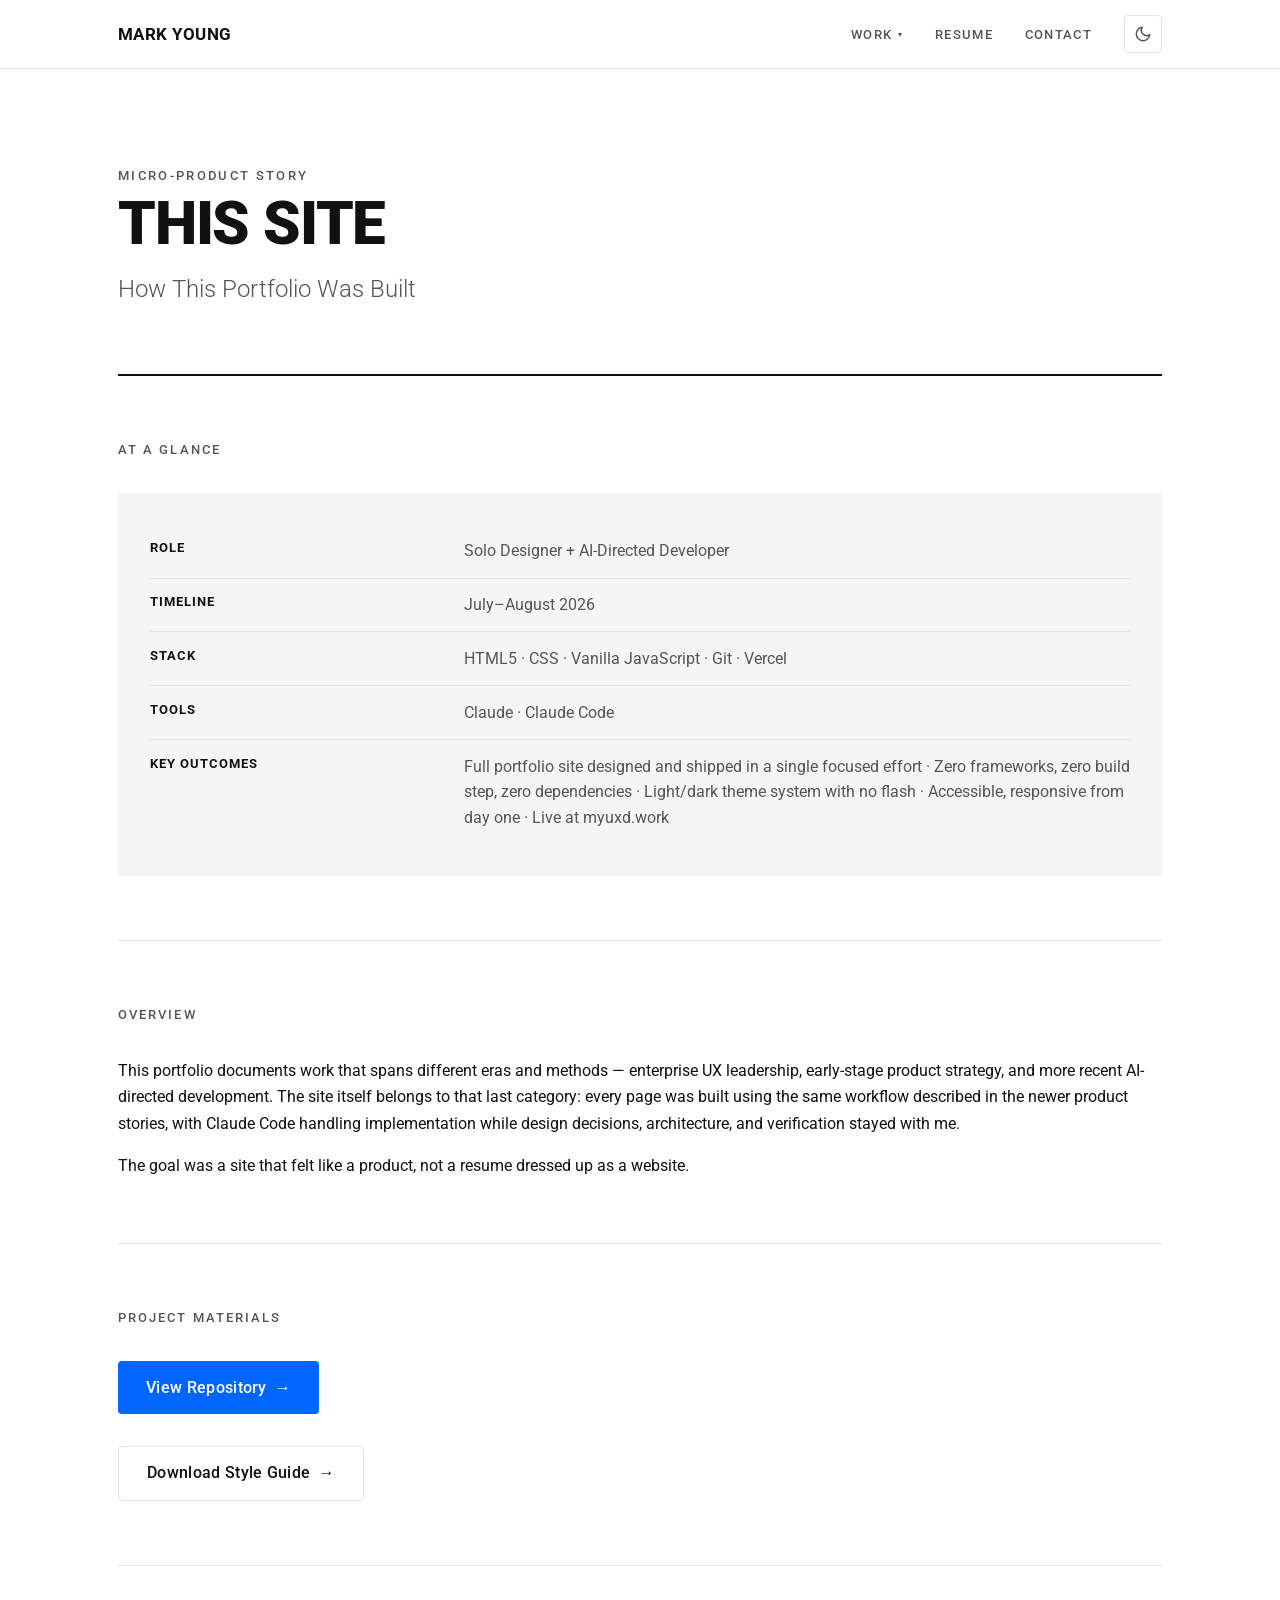
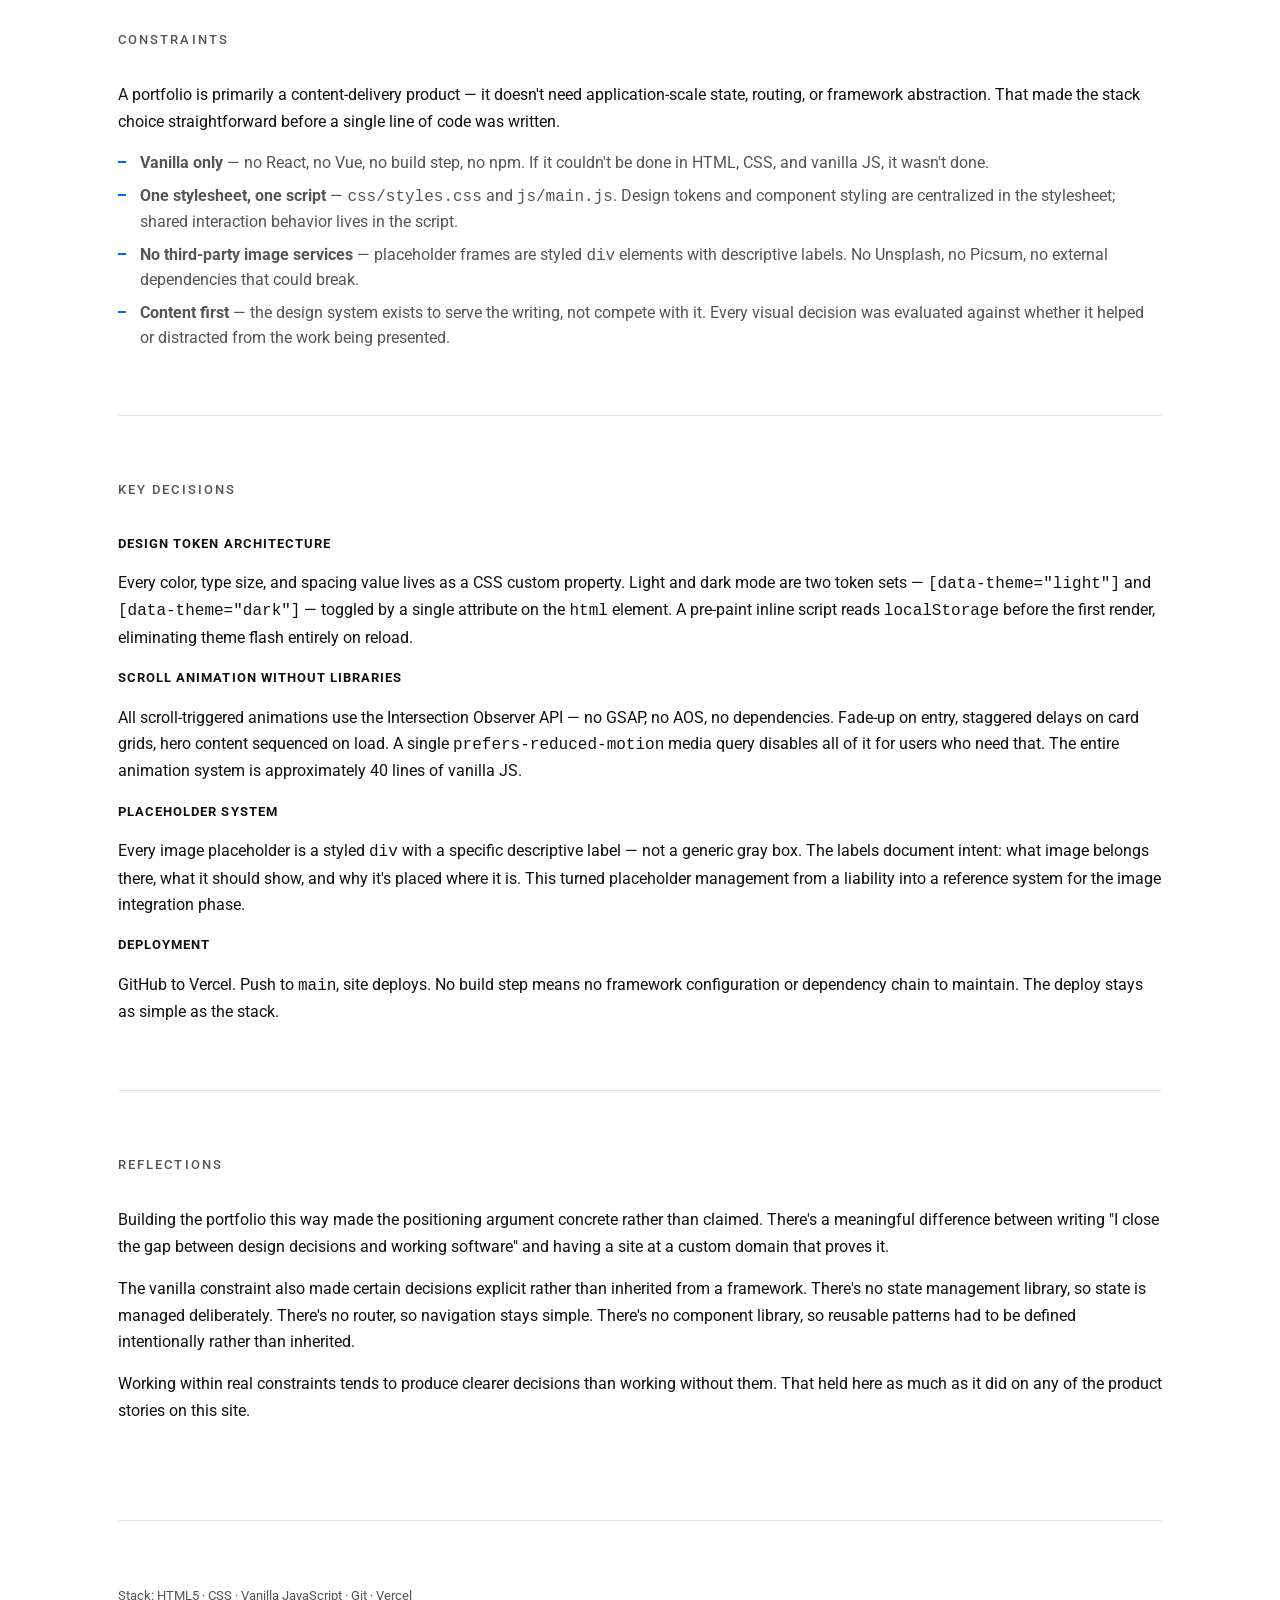
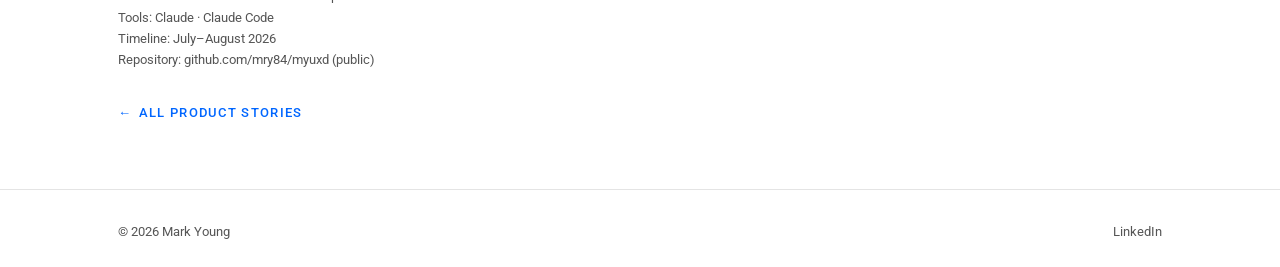
<file: work/portfolio-creation.html>
<!DOCTYPE html>
<html lang="en" data-theme="light">
<head>
  <meta charset="UTF-8" />
  <meta name="viewport" content="width=device-width, initial-scale=1.0" />
  <title>This Site — Product Story | Mark Young</title>
  <meta
    name="description"
    content="How this portfolio was built: a vanilla HTML, CSS, and JavaScript site with a token-driven light/dark design system. A product story by Mark Young — solo designer and AI-directed developer."
  />

  <!-- Open Graph -->
  <meta property="og:title" content="This Site — Product Story | Mark Young" />
  <meta
    property="og:description"
    content="How this portfolio was built — zero frameworks, zero build step, zero dependencies."
  />
  <meta property="og:type" content="article" />
  <meta property="og:url" content="https://myuxd.work/work/portfolio-creation.html" />

  <!-- Prevent theme flash: set stored theme before first paint -->
  <script>
    (function () {
      try {
        var t = localStorage.getItem("theme");
        if (t === "dark" || t === "light") {
          document.documentElement.setAttribute("data-theme", t);
        }
      } catch (e) {}
    })();
  </script>

  <!-- Fonts — Roboto only, single import -->
  <link rel="preconnect" href="https://fonts.googleapis.com" />
  <link rel="preconnect" href="https://fonts.gstatic.com" crossorigin />
  <link
    href="https://fonts.googleapis.com/css2?family=Roboto:wght@300;400;500;700;900&display=swap"
    rel="stylesheet"
  />

  <link rel="stylesheet" href="../css/styles.css" />
</head>

<body>
  <!-- ==================== HEADER / NAV ==================== -->
  <header class="site-header">
    <nav class="nav container" aria-label="Primary">
      <a href="../index.html" class="nav__brand">
        MARK YOUNG
      </a>

      <button
        class="nav__hamburger"
        data-nav-toggle
        aria-label="Toggle navigation menu"
        aria-expanded="false"
      >
        <span></span><span></span><span></span>
      </button>

      <div class="nav__menu" data-nav-menu>
        <div class="nav__dropdown" data-dropdown>
          <button
            class="nav__dropdown-toggle"
            data-dropdown-toggle
            aria-expanded="false"
            aria-haspopup="true"
          >
            Work <span class="caret" aria-hidden="true">▾</span>
          </button>
          <ul class="nav__dropdown-menu" data-dropdown-menu>
            <li><a href="carrier-360.html">Carrier 360</a></li>
            <li><a href="revrent.html">RevRent</a></li>
            <li><a href="hum-editor.html">Hum Editor</a></li>
            <li><a href="destin-elite.html">Destin Elite Carts</a></li>
            <li><a href="athlink.html">AthLink</a></li>
            <li role="separator"><hr class="nav__dropdown-sep" aria-hidden="true" /></li>
            <li><a href="portfolio-creation.html" aria-current="page">Portfolio Creation</a></li>
          </ul>
        </div>

        <a href="../resume.html" class="nav__link">Resume</a>
        <a href="../contact.html" class="nav__link">Contact</a>

        <button class="theme-toggle" data-theme-toggle aria-label="Switch to dark mode">
          <svg class="icon-moon" width="18" height="18" viewBox="0 0 24 24" fill="none" stroke="currentColor" stroke-width="2" stroke-linecap="round" stroke-linejoin="round" aria-hidden="true">
            <path d="M21 12.79A9 9 0 1 1 11.21 3 7 7 0 0 0 21 12.79z"></path>
          </svg>
          <svg class="icon-sun" width="18" height="18" viewBox="0 0 24 24" fill="none" stroke="currentColor" stroke-width="2" stroke-linecap="round" stroke-linejoin="round" aria-hidden="true">
            <circle cx="12" cy="12" r="5"></circle>
            <line x1="12" y1="1" x2="12" y2="3"></line>
            <line x1="12" y1="21" x2="12" y2="23"></line>
            <line x1="4.22" y1="4.22" x2="5.64" y2="5.64"></line>
            <line x1="18.36" y1="18.36" x2="19.78" y2="19.78"></line>
            <line x1="1" y1="12" x2="3" y2="12"></line>
            <line x1="21" y1="12" x2="23" y2="12"></line>
            <line x1="4.22" y1="19.78" x2="5.64" y2="18.36"></line>
            <line x1="18.36" y1="5.64" x2="19.78" y2="4.22"></line>
          </svg>
        </button>
      </div>
    </nav>
  </header>

  <main class="story">
    <div class="story__wrap">
      <!-- ==================== MASTHEAD ==================== -->
      <header class="story-head reveal">
        <p class="eyebrow">Micro-Product Story</p>
        <h1 class="story-head__title">THIS SITE</h1>
        <p class="story-head__subtitle">
          How This Portfolio Was Built
        </p>
      </header>

      <!-- ==================== AT A GLANCE ==================== -->
      <section class="story-section reveal" aria-labelledby="s-glance">
        <h2 id="s-glance" class="story-section__title">At a Glance</h2>
        <div class="glance-panel">
          <table class="glance">
            <tbody>
              <tr>
                <th scope="row">Role</th>
                <td>Solo Designer + AI-Directed Developer</td>
              </tr>
              <tr>
                <th scope="row">Timeline</th>
                <td>July–August 2026</td>
              </tr>
              <tr>
                <th scope="row">Stack</th>
                <td>HTML5 · CSS · Vanilla JavaScript · Git · Vercel</td>
              </tr>
              <tr>
                <th scope="row">Tools</th>
                <td>Claude · Claude Code</td>
              </tr>
              <tr>
                <th scope="row">Key Outcomes</th>
                <td>
                  Full portfolio site designed and shipped in a single focused
                  effort · Zero frameworks, zero build step, zero dependencies ·
                  Light/dark theme system with no flash · Accessible, responsive
                  from day one · Live at myuxd.work
                </td>
              </tr>
            </tbody>
          </table>
        </div>
      </section>

      <!-- ==================== OVERVIEW ==================== -->
      <section class="story-section reveal" aria-labelledby="s-overview">
        <h2 id="s-overview" class="story-section__title">Overview</h2>
        <p>
          This portfolio documents work that spans different eras and methods —
          enterprise UX leadership, early-stage product strategy, and more recent
          AI-directed development. The site itself belongs to that last category:
          every page was built using the same workflow described in the newer
          product stories, with Claude Code handling implementation while design
          decisions, architecture, and verification stayed with me.
        </p>
        <p>
          The goal was a site that felt like a product, not a resume dressed up as
          a website.
        </p>
      </section>

      <!-- ==================== PROJECT MATERIALS ==================== -->
      <section class="story-section reveal" aria-labelledby="s-materials">
        <h2 id="s-materials" class="story-section__title">Project Materials</h2>
        <div class="story-materials">
          <a
            href="https://github.com/mry84/myuxd"
            class="btn btn--primary"
            target="_blank"
            rel="noopener"
          >
            View Repository <span aria-hidden="true">→</span>
          </a>

          <div class="story-downloads">
            <a
              href="../assets/docs/portfolio/style-guide.pdf"
              class="btn btn--secondary"
              download
            >
              Download Style Guide <span aria-hidden="true">→</span>
            </a>
          </div>
        </div>
      </section>

      <!-- ==================== CONSTRAINTS ==================== -->
      <section class="story-section reveal" aria-labelledby="s-constraints">
        <h2 id="s-constraints" class="story-section__title">Constraints</h2>
        <p>
          A portfolio is primarily a content-delivery product — it doesn't need
          application-scale state, routing, or framework abstraction. That made
          the stack choice straightforward before a single line of code was
          written.
        </p>
        <ul class="story-list">
          <li>
            <strong>Vanilla only</strong> — no React, no Vue, no build step, no
            npm. If it couldn't be done in HTML, CSS, and vanilla JS, it wasn't
            done.
          </li>
          <li>
            <strong>One stylesheet, one script</strong> —
            <code>css/styles.css</code> and <code>js/main.js</code>. Design tokens
            and component styling are centralized in the stylesheet; shared
            interaction behavior lives in the script.
          </li>
          <li>
            <strong>No third-party image services</strong> — placeholder frames
            are styled <code>div</code> elements with descriptive labels. No
            Unsplash, no Picsum, no external dependencies that could break.
          </li>
          <li>
            <strong>Content first</strong> — the design system exists to serve the
            writing, not compete with it. Every visual decision was evaluated
            against whether it helped or distracted from the work being
            presented.
          </li>
        </ul>
      </section>

      <!-- ==================== KEY DECISIONS ==================== -->
      <section class="story-section reveal" aria-labelledby="s-decisions">
        <h2 id="s-decisions" class="story-section__title">Key Decisions</h2>

        <p class="story-h4">Design token architecture</p>
        <p>
          Every color, type size, and spacing value lives as a CSS custom
          property. Light and dark mode are two token sets —
          <code>[data-theme="light"]</code> and <code>[data-theme="dark"]</code> —
          toggled by a single attribute on the <code>html</code> element. A
          pre-paint inline script reads <code>localStorage</code> before the first
          render, eliminating theme flash entirely on reload.
        </p>

        <p class="story-h4">Scroll animation without libraries</p>
        <p>
          All scroll-triggered animations use the Intersection Observer API — no
          GSAP, no AOS, no dependencies. Fade-up on entry, staggered delays on
          card grids, hero content sequenced on load. A single
          <code>prefers-reduced-motion</code> media query disables all of it for
          users who need that. The entire animation system is approximately 40
          lines of vanilla JS.
        </p>

        <p class="story-h4">Placeholder system</p>
        <p>
          Every image placeholder is a styled <code>div</code> with a specific
          descriptive label — not a generic gray box. The labels document intent:
          what image belongs there, what it should show, and why it's placed where
          it is. This turned placeholder management from a liability into a
          reference system for the image integration phase.
        </p>

        <p class="story-h4">Deployment</p>
        <p>
          GitHub to Vercel. Push to <code>main</code>, site deploys. No build step
          means no framework configuration or dependency chain to maintain. The
          deploy stays as simple as the stack.
        </p>
      </section>

      <!-- ==================== REFLECTIONS ==================== -->
      <section class="story-section reveal" aria-labelledby="s-reflections">
        <h2 id="s-reflections" class="story-section__title">Reflections</h2>
        <p>
          Building the portfolio this way made the positioning argument concrete
          rather than claimed. There's a meaningful difference between writing "I
          close the gap between design decisions and working software" and having
          a site at a custom domain that proves it.
        </p>
        <p>
          The vanilla constraint also made certain decisions explicit rather than
          inherited from a framework. There's no state management library, so
          state is managed deliberately. There's no router, so navigation stays
          simple. There's no component library, so reusable patterns had to be
          defined intentionally rather than inherited.
        </p>
        <p>
          Working within real constraints tends to produce clearer decisions than
          working without them. That held here as much as it did on any of the
          product stories on this site.
        </p>
      </section>

      <!-- ==================== STORY FOOTER META ==================== -->
      <footer class="story-footer reveal">
        <p class="story-meta">
          Stack: HTML5 · CSS · Vanilla JavaScript · Git · Vercel<br />
          Tools: Claude · Claude Code<br />
          Timeline: July–August 2026<br />
          Repository: github.com/mry84/myuxd (public)
        </p>
        <a href="../index.html#work" class="story-back">
          <span aria-hidden="true">←</span> All Product Stories
        </a>
      </footer>
    </div>
  </main>

  <!-- ==================== FOOTER ==================== -->
  <footer class="site-footer">
    <div class="container site-footer__inner">
      <span>© 2026 Mark Young</span>
      <div class="site-footer__links">
        <a href="https://www.linkedin.com/in/markyoung84" target="_blank" rel="noopener">LinkedIn</a>
      </div>
    </div>
  </footer>

  <script src="../js/main.js"></script>
</body>
</html>
</file>
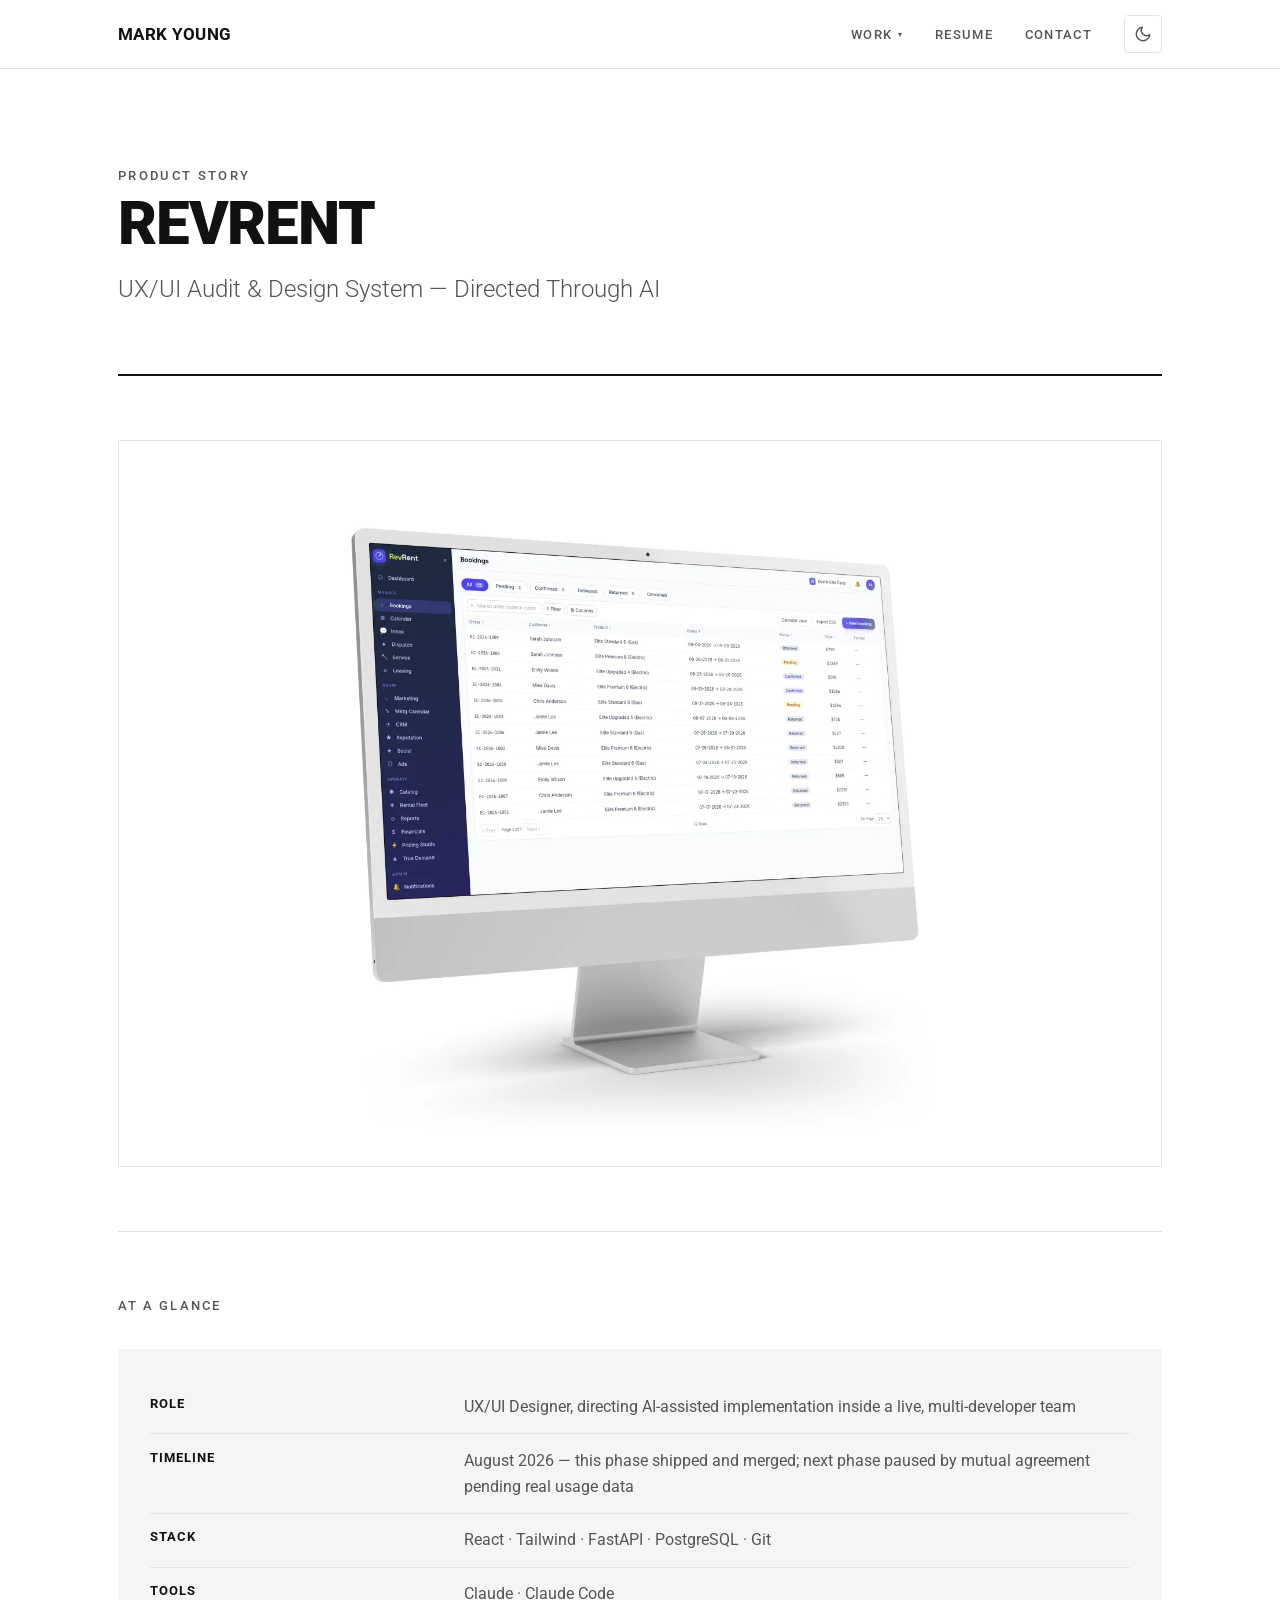
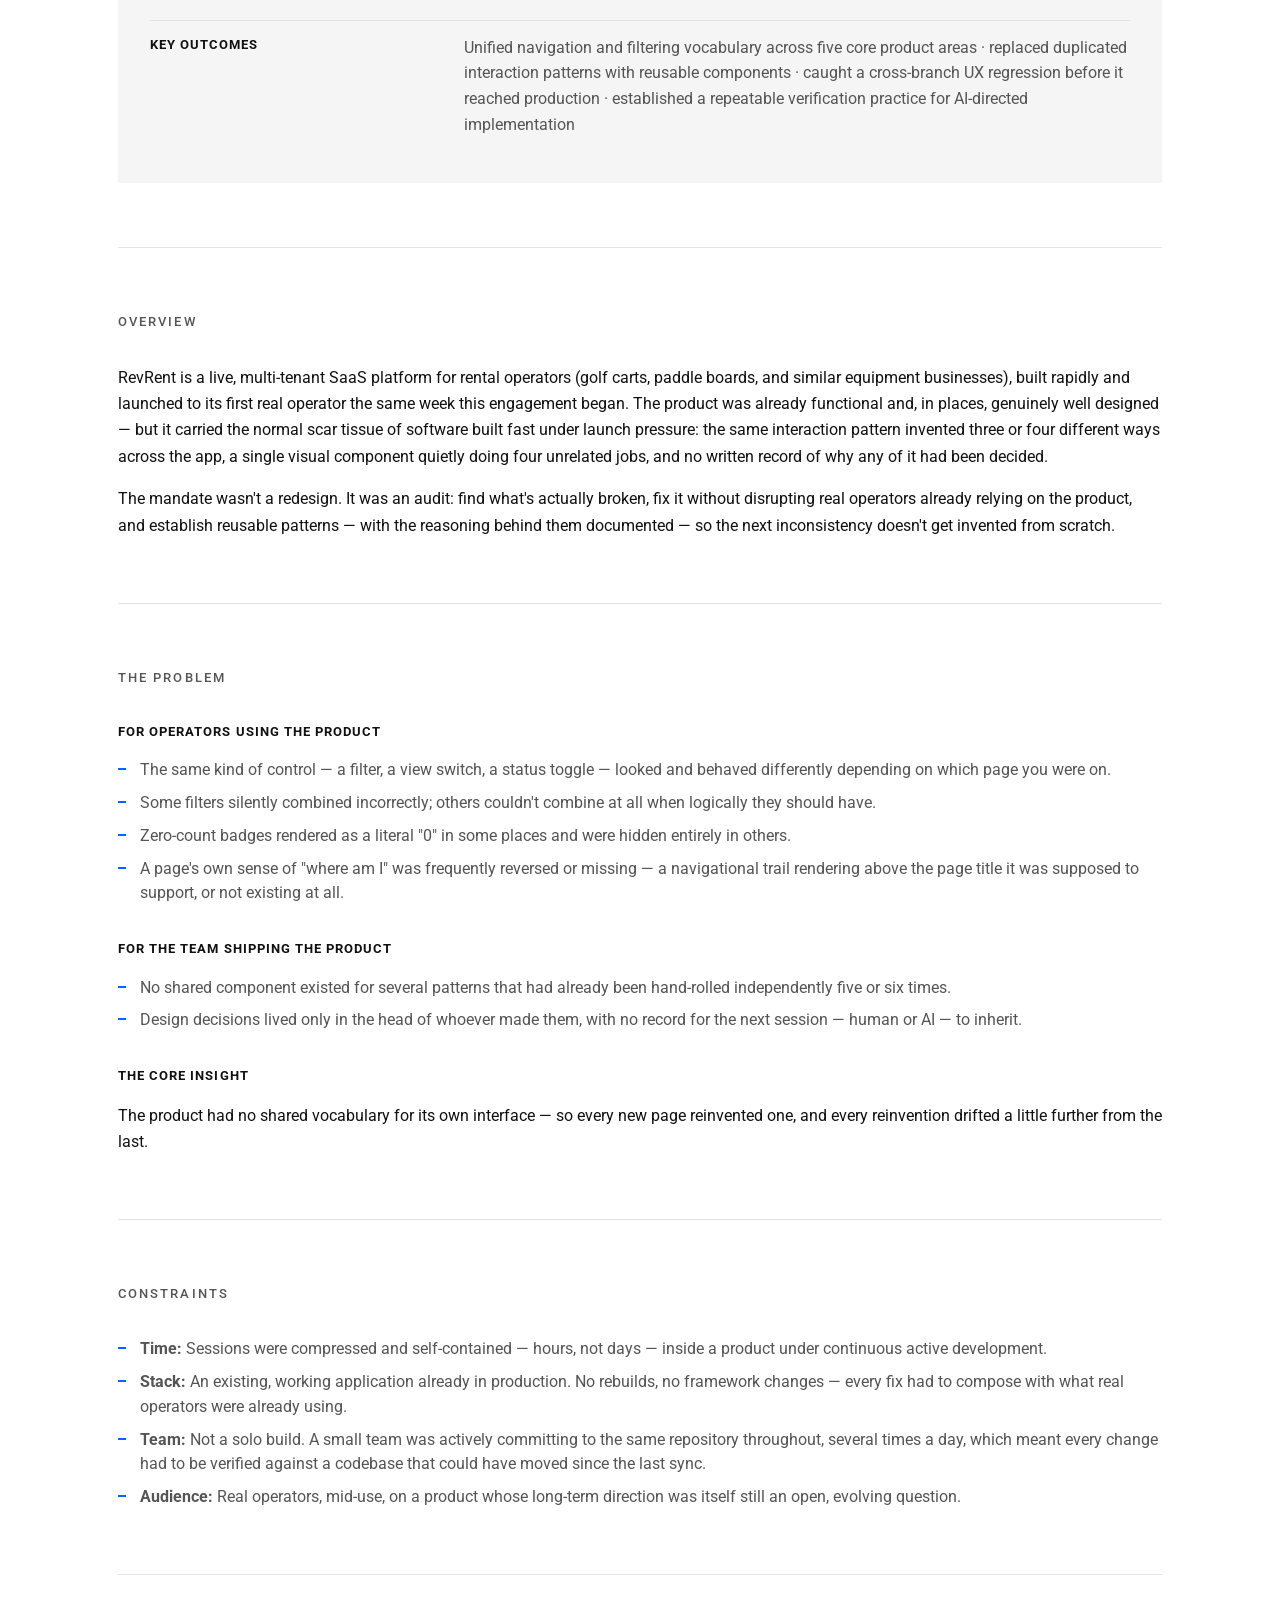
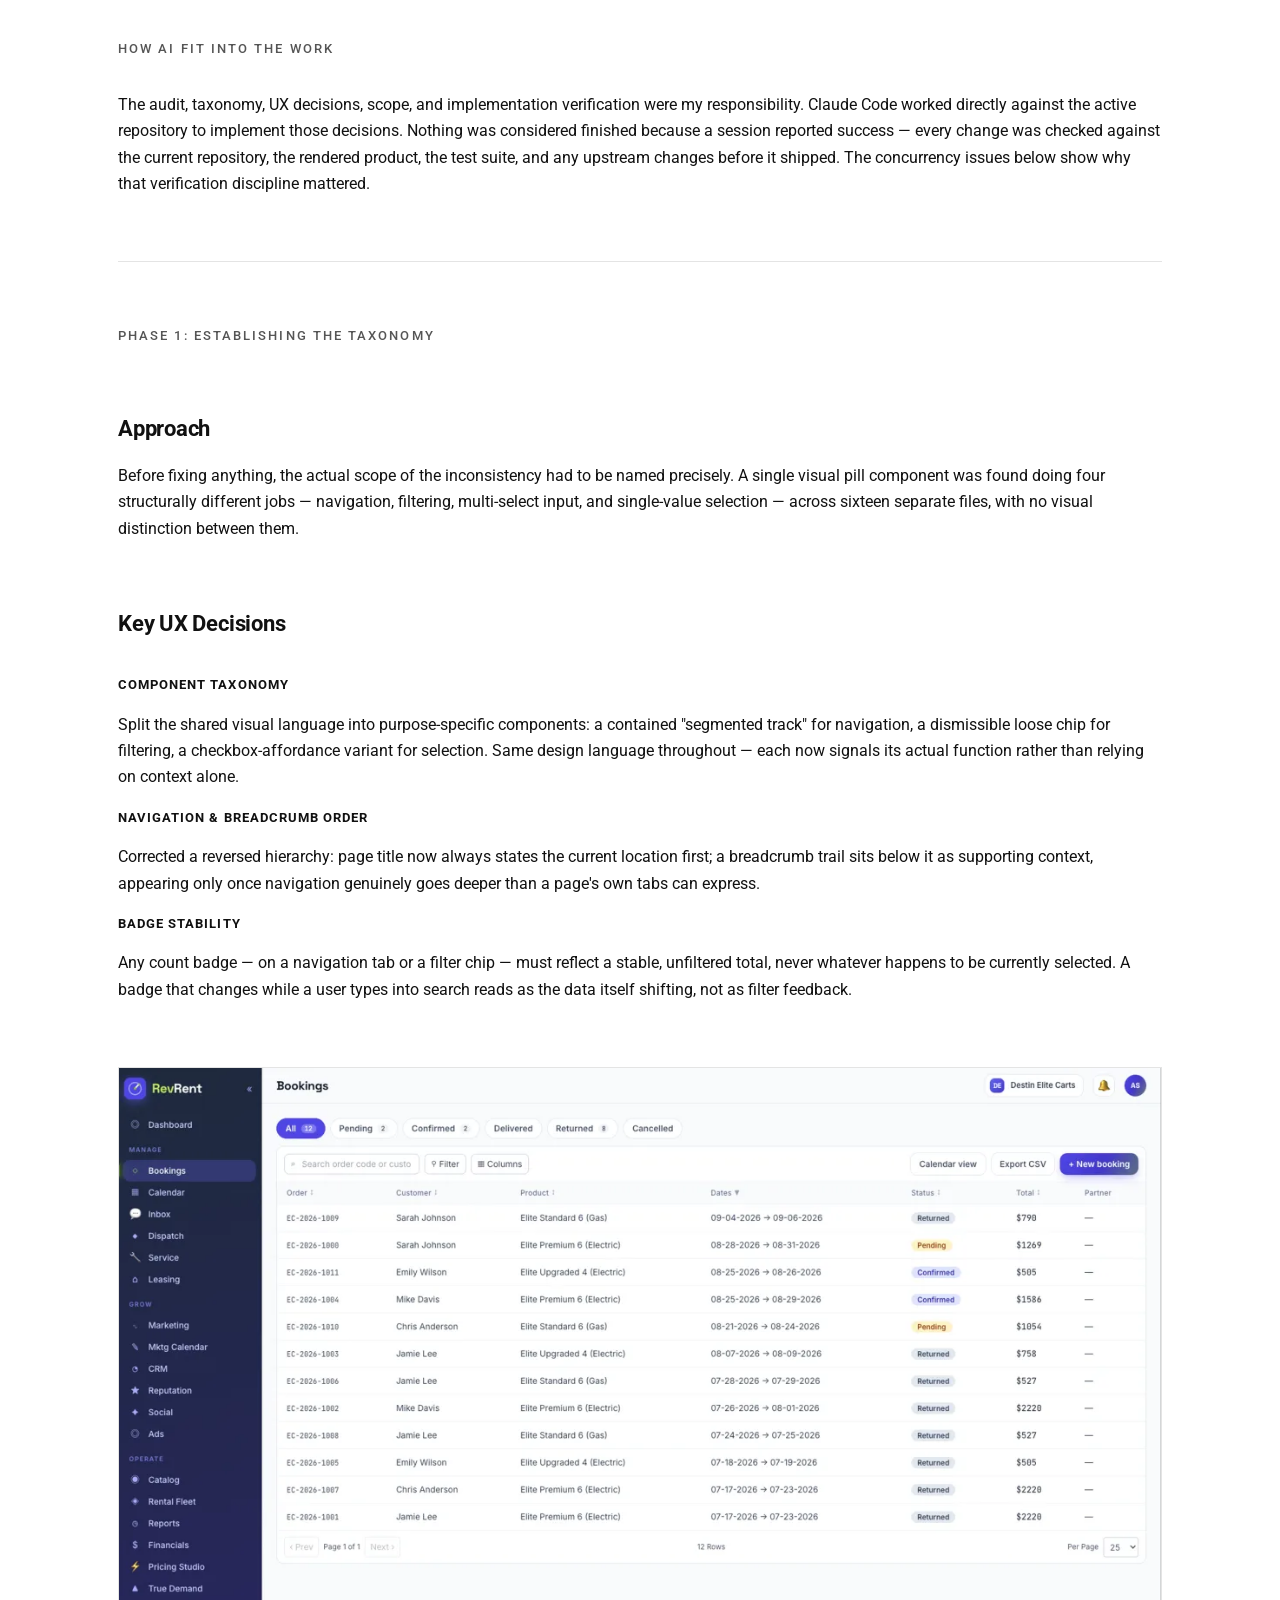
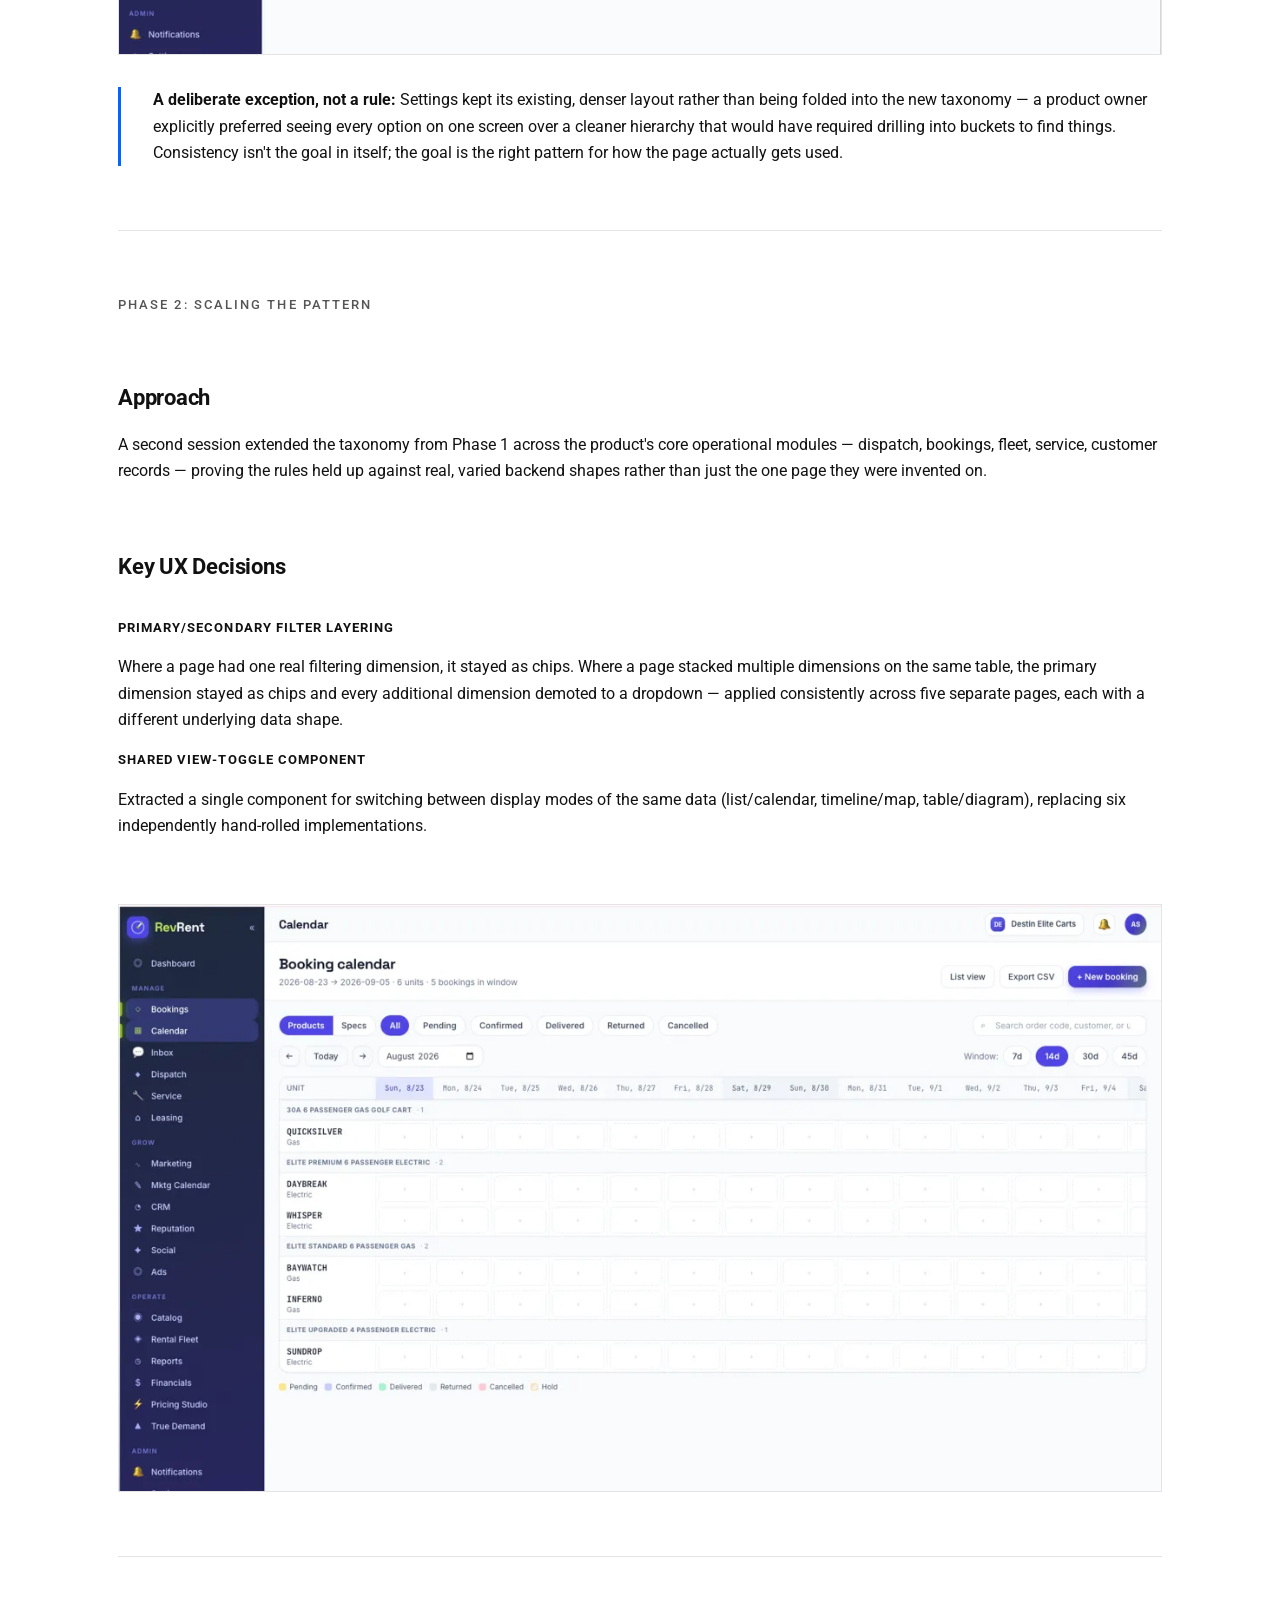
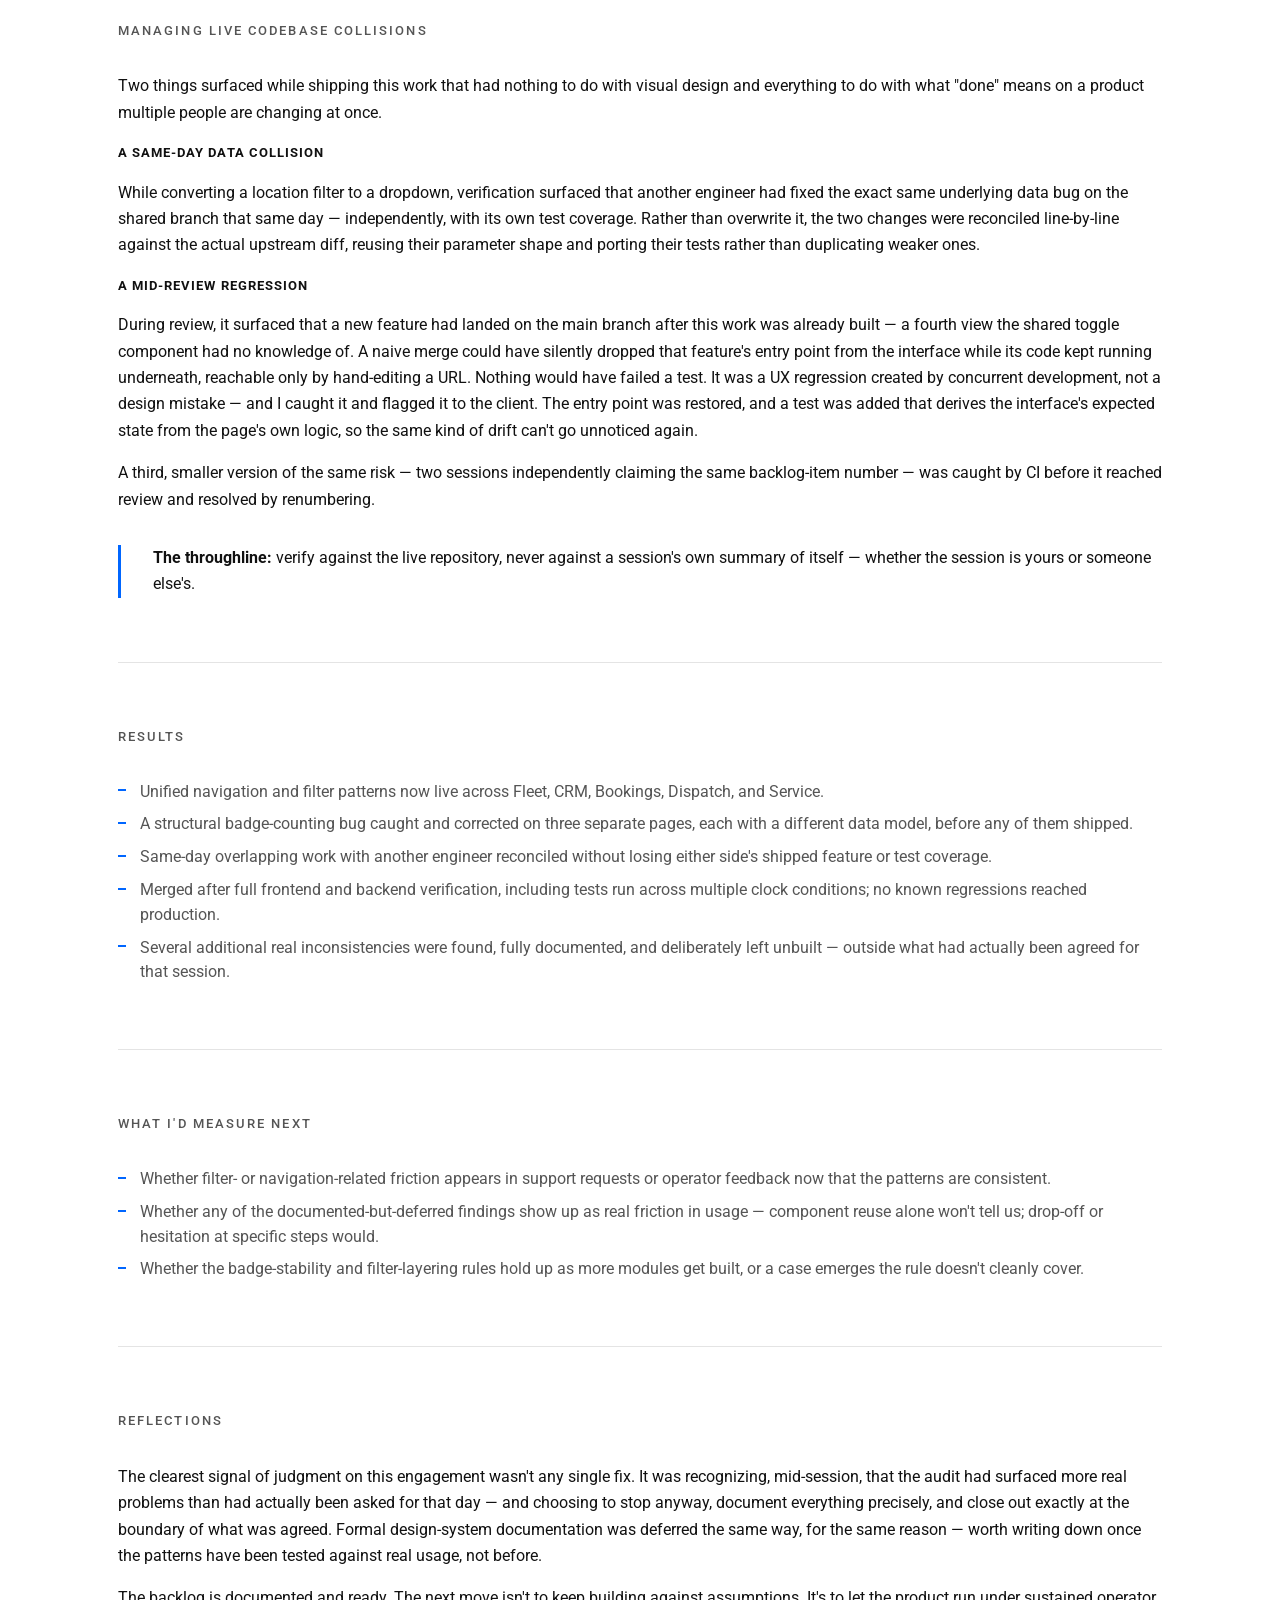
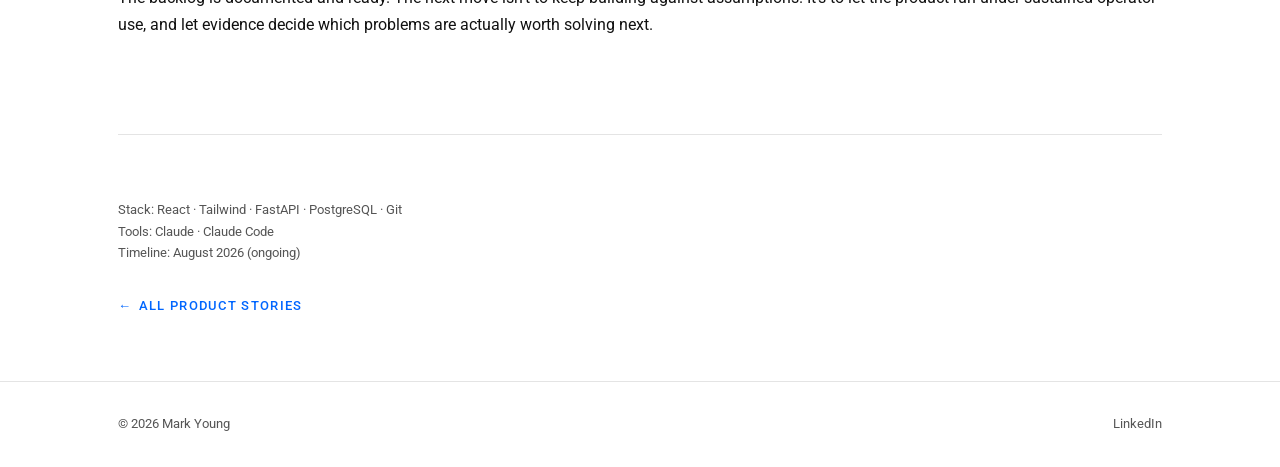
<file: work/revrent.html>
<!DOCTYPE html>
<html lang="en" data-theme="light">
<head>
  <meta charset="UTF-8" />
  <meta name="viewport" content="width=device-width, initial-scale=1.0" />
  <title>RevRent — Product Story | Mark Young</title>
  <meta
    name="description"
    content="RevRent: a UX/UI audit and design system for a live multi-tenant SaaS rental platform. A product story by Mark Young — UX/UI designer directing AI-assisted implementation inside a live, multi-developer team."
  />

  <!-- Open Graph -->
  <meta property="og:title" content="RevRent — Product Story | Mark Young" />
  <meta
    property="og:description"
    content="A UX/UI audit and design system for a live multi-tenant SaaS rental platform."
  />
  <meta property="og:type" content="article" />
  <meta property="og:url" content="https://myuxd.work/work/revrent.html" />

  <!-- Prevent theme flash: set stored theme before first paint -->
  <script>
    (function () {
      try {
        var t = localStorage.getItem("theme");
        if (t === "dark" || t === "light") {
          document.documentElement.setAttribute("data-theme", t);
        }
      } catch (e) {}
    })();
  </script>

  <!-- Fonts — Roboto only, single import -->
  <link rel="preconnect" href="https://fonts.googleapis.com" />
  <link rel="preconnect" href="https://fonts.gstatic.com" crossorigin />
  <link
    href="https://fonts.googleapis.com/css2?family=Roboto:wght@300;400;500;700;900&display=swap"
    rel="stylesheet"
  />

  <link rel="stylesheet" href="../css/styles.css" />
</head>

<body>
  <!-- ==================== HEADER / NAV ==================== -->
  <header class="site-header">
    <nav class="nav container" aria-label="Primary">
      <a href="../index.html" class="nav__brand">
        MARK YOUNG
      </a>

      <button
        class="nav__hamburger"
        data-nav-toggle
        aria-label="Toggle navigation menu"
        aria-expanded="false"
      >
        <span></span><span></span><span></span>
      </button>

      <div class="nav__menu" data-nav-menu>
        <div class="nav__dropdown" data-dropdown>
          <button
            class="nav__dropdown-toggle"
            data-dropdown-toggle
            aria-expanded="false"
            aria-haspopup="true"
          >
            Work <span class="caret" aria-hidden="true">▾</span>
          </button>
          <ul class="nav__dropdown-menu" data-dropdown-menu>
            <li><a href="carrier-360.html">Carrier 360</a></li>
            <li><a href="revrent.html" aria-current="page">RevRent</a></li>
            <li><a href="hum-editor.html">Hum Editor</a></li>
            <li><a href="destin-elite.html">Destin Elite Carts</a></li>
            <li><a href="athlink.html">AthLink</a></li>
            <li role="separator"><hr class="nav__dropdown-sep" aria-hidden="true" /></li>
            <li><a href="portfolio-creation.html">Portfolio Creation</a></li>
          </ul>
        </div>

        <a href="../resume.html" class="nav__link">Resume</a>
        <a href="../contact.html" class="nav__link">Contact</a>

        <button class="theme-toggle" data-theme-toggle aria-label="Switch to dark mode">
          <svg class="icon-moon" width="18" height="18" viewBox="0 0 24 24" fill="none" stroke="currentColor" stroke-width="2" stroke-linecap="round" stroke-linejoin="round" aria-hidden="true">
            <path d="M21 12.79A9 9 0 1 1 11.21 3 7 7 0 0 0 21 12.79z"></path>
          </svg>
          <svg class="icon-sun" width="18" height="18" viewBox="0 0 24 24" fill="none" stroke="currentColor" stroke-width="2" stroke-linecap="round" stroke-linejoin="round" aria-hidden="true">
            <circle cx="12" cy="12" r="5"></circle>
            <line x1="12" y1="1" x2="12" y2="3"></line>
            <line x1="12" y1="21" x2="12" y2="23"></line>
            <line x1="4.22" y1="4.22" x2="5.64" y2="5.64"></line>
            <line x1="18.36" y1="18.36" x2="19.78" y2="19.78"></line>
            <line x1="1" y1="12" x2="3" y2="12"></line>
            <line x1="21" y1="12" x2="23" y2="12"></line>
            <line x1="4.22" y1="19.78" x2="5.64" y2="18.36"></line>
            <line x1="18.36" y1="5.64" x2="19.78" y2="4.22"></line>
          </svg>
        </button>
      </div>
    </nav>
  </header>

  <main class="story">
    <div class="story__wrap">
      <!-- ==================== MASTHEAD ==================== -->
      <header class="story-head reveal">
        <p class="eyebrow">Product Story</p>
        <h1 class="story-head__title">RevRent</h1>
        <p class="story-head__subtitle">
          UX/UI Audit &amp; Design System — Directed Through AI
        </p>
      </header>

      <figure class="shot shot--hero reveal">
        <button
          class="shot__btn"
          type="button"
          data-lightbox
          data-full="../assets/images/rr_homepage@2x.webp"
          data-full-fallback="../assets/images/rr_homepage.png"
        >
          <picture>
            <source
              type="image/webp"
              srcset="
                ../assets/images/rr_homepage.webp    1800w,
                ../assets/images/rr_homepage@2x.webp 2560w
              "
              sizes="(min-width: 1140px) 1044px, 100vw"
            />
            <img
              class="shot__img"
              src="../assets/images/rr_homepage.png"
              alt="The RevRent Bookings list running on a desktop monitor — status filter chips carrying count badges above a table of bookings by order, customer, product, dates, status, and total"
              width="6500"
              height="4520"
              loading="eager"
              fetchpriority="high"
            />
          </picture>
        </button>
      </figure>

      <!-- ==================== AT A GLANCE ==================== -->
      <section class="story-section reveal" aria-labelledby="s-glance">
        <h2 id="s-glance" class="story-section__title">At a Glance</h2>
        <div class="glance-panel">
          <table class="glance">
            <tbody>
              <tr>
                <th scope="row">Role</th>
                <td>
                  UX/UI Designer, directing AI-assisted implementation inside a
                  live, multi-developer team
                </td>
              </tr>
              <tr>
                <th scope="row">Timeline</th>
                <td>
                  August 2026 — this phase shipped and merged; next phase paused
                  by mutual agreement pending real usage data
                </td>
              </tr>
              <tr>
                <th scope="row">Stack</th>
                <td>React · Tailwind · FastAPI · PostgreSQL · Git</td>
              </tr>
              <tr>
                <th scope="row">Tools</th>
                <td>Claude · Claude Code</td>
              </tr>
              <tr>
                <th scope="row">Key Outcomes</th>
                <td>
                  Unified navigation and filtering vocabulary across five core
                  product areas · replaced duplicated interaction patterns with
                  reusable components · caught a cross-branch UX regression
                  before it reached production · established a repeatable
                  verification practice for AI-directed implementation
                </td>
              </tr>
            </tbody>
          </table>
        </div>
      </section>

      <!-- ==================== OVERVIEW ==================== -->
      <section class="story-section reveal" aria-labelledby="s-overview">
        <h2 id="s-overview" class="story-section__title">Overview</h2>
        <p>
          RevRent is a live, multi-tenant SaaS platform for rental operators
          (golf carts, paddle boards, and similar equipment businesses), built
          rapidly and launched to its first real operator the same week this
          engagement began. The product was already functional and, in places,
          genuinely well designed — but it carried the normal scar tissue of
          software built fast under launch pressure: the same interaction pattern
          invented three or four different ways across the app, a single visual
          component quietly doing four unrelated jobs, and no written record of
          why any of it had been decided.
        </p>
        <p>
          The mandate wasn't a redesign. It was an audit: find what's actually
          broken, fix it without disrupting real operators already relying on the
          product, and establish reusable patterns — with the reasoning behind
          them documented — so the next inconsistency doesn't get invented from
          scratch.
        </p>
      </section>

      <!-- ==================== THE PROBLEM ==================== -->
      <section class="story-section reveal" aria-labelledby="s-problem">
        <h2 id="s-problem" class="story-section__title">The Problem</h2>

        <p class="story-h4">For operators using the product</p>
        <ul class="story-list">
          <li>
            The same kind of control — a filter, a view switch, a status toggle —
            looked and behaved differently depending on which page you were on.
          </li>
          <li>
            Some filters silently combined incorrectly; others couldn't combine
            at all when logically they should have.
          </li>
          <li>
            Zero-count badges rendered as a literal "0" in some places and were
            hidden entirely in others.
          </li>
          <li>
            A page's own sense of "where am I" was frequently reversed or
            missing — a navigational trail rendering above the page title it was
            supposed to support, or not existing at all.
          </li>
        </ul>

        <p class="story-h4">For the team shipping the product</p>
        <ul class="story-list">
          <li>
            No shared component existed for several patterns that had already
            been hand-rolled independently five or six times.
          </li>
          <li>
            Design decisions lived only in the head of whoever made them, with no
            record for the next session — human or AI — to inherit.
          </li>
        </ul>

        <p class="story-h4">The core insight</p>
        <p>
          The product had no shared vocabulary for its own interface — so every
          new page reinvented one, and every reinvention drifted a little further
          from the last.
        </p>
      </section>

      <!-- ==================== CONSTRAINTS ==================== -->
      <section class="story-section reveal" aria-labelledby="s-constraints">
        <h2 id="s-constraints" class="story-section__title">Constraints</h2>
        <ul class="story-list">
          <li>
            <strong>Time:</strong> Sessions were compressed and self-contained —
            hours, not days — inside a product under continuous active
            development.
          </li>
          <li>
            <strong>Stack:</strong> An existing, working application already in
            production. No rebuilds, no framework changes — every fix had to
            compose with what real operators were already using.
          </li>
          <li>
            <strong>Team:</strong> Not a solo build. A small team was actively
            committing to the same repository throughout, several times a day,
            which meant every change had to be verified against a codebase that
            could have moved since the last sync.
          </li>
          <li>
            <strong>Audience:</strong> Real operators, mid-use, on a product
            whose long-term direction was itself still an open, evolving
            question.
          </li>
        </ul>
      </section>

      <!-- ==================== HOW AI FIT INTO THE WORK ==================== -->
      <section class="story-section reveal" aria-labelledby="s-ai">
        <h2 id="s-ai" class="story-section__title">How AI Fit Into the Work</h2>
        <p>
          The audit, taxonomy, UX decisions, scope, and implementation
          verification were my responsibility. Claude Code worked directly
          against the active repository to implement those decisions. Nothing was
          considered finished because a session reported success — every change
          was checked against the current repository, the rendered product, the
          test suite, and any upstream changes before it shipped. The concurrency
          issues below show why that verification discipline mattered.
        </p>
      </section>

      <!-- ==================== PHASE 1 ==================== -->
      <section class="story-section reveal" aria-labelledby="s-phase1">
        <h2 id="s-phase1" class="story-section__title">
          Phase 1: Establishing the Taxonomy
        </h2>

        <h3 class="story-h3">Approach</h3>
        <p>
          Before fixing anything, the actual scope of the inconsistency had to be
          named precisely. A single visual pill component was found doing four
          structurally different jobs — navigation, filtering, multi-select
          input, and single-value selection — across sixteen separate files, with
          no visual distinction between them.
        </p>

        <h3 class="story-h3">Key UX Decisions</h3>

        <p class="story-h4">Component Taxonomy</p>
        <p>
          Split the shared visual language into purpose-specific components: a
          contained "segmented track" for navigation, a dismissible loose chip
          for filtering, a checkbox-affordance variant for selection. Same design
          language throughout — each now signals its actual function rather than
          relying on context alone.
        </p>

        <p class="story-h4">Navigation &amp; Breadcrumb Order</p>
        <p>
          Corrected a reversed hierarchy: page title now always states the
          current location first; a breadcrumb trail sits below it as supporting
          context, appearing only once navigation genuinely goes deeper than a
          page's own tabs can express.
        </p>

        <p class="story-h4">Badge Stability</p>
        <p>
          Any count badge — on a navigation tab or a filter chip — must reflect a
          stable, unfiltered total, never whatever happens to be currently
          selected. A badge that changes while a user types into search reads as
          the data itself shifting, not as filter feedback.
        </p>

        <figure class="shot reveal">
          <button
            class="shot__btn"
            type="button"
            data-lightbox
            data-full="../assets/images/rr_full@2x.webp"
            data-full-fallback="../assets/images/rr_full.png"
          >
            <picture>
              <source
                type="image/webp"
                srcset="
                  ../assets/images/rr_full.webp    1200w,
                  ../assets/images/rr_full@2x.webp 2400w
                "
                sizes="(min-width: 1140px) 1044px, 100vw"
              />
              <img
                class="shot__img"
                src="../assets/images/rr_full.png"
                alt="The RevRent Bookings list — status filter chips carrying stable, unfiltered count badges of 12, 2, 2, and 8 above a table of bookings by order, customer, product, dates, status, and total"
                width="4480"
                height="2520"
                loading="lazy"
              />
            </picture>
          </button>
        </figure>

        <div class="story-callout">
          <p>
            <strong>A deliberate exception, not a rule:</strong> Settings kept its
            existing, denser layout rather than being folded into the new
            taxonomy — a product owner explicitly preferred seeing every option
            on one screen over a cleaner hierarchy that would have required
            drilling into buckets to find things. Consistency isn't the goal in
            itself; the goal is the right pattern for how the page actually gets
            used.
          </p>
        </div>
      </section>

      <!-- ==================== PHASE 2 ==================== -->
      <section class="story-section reveal" aria-labelledby="s-phase2">
        <h2 id="s-phase2" class="story-section__title">
          Phase 2: Scaling the Pattern
        </h2>

        <h3 class="story-h3">Approach</h3>
        <p>
          A second session extended the taxonomy from Phase 1 across the
          product's core operational modules — dispatch, bookings, fleet,
          service, customer records — proving the rules held up against real,
          varied backend shapes rather than just the one page they were invented
          on.
        </p>

        <h3 class="story-h3">Key UX Decisions</h3>

        <p class="story-h4">Primary/Secondary Filter Layering</p>
        <p>
          Where a page had one real filtering dimension, it stayed as chips.
          Where a page stacked multiple dimensions on the same table, the primary
          dimension stayed as chips and every additional dimension demoted to a
          dropdown — applied consistently across five separate pages, each with a
          different underlying data shape.
        </p>

        <p class="story-h4">Shared View-Toggle Component</p>
        <p>
          Extracted a single component for switching between display modes of the
          same data (list/calendar, timeline/map, table/diagram), replacing six
          independently hand-rolled implementations.
        </p>

        <figure class="shot reveal">
          <button
            class="shot__btn"
            type="button"
            data-lightbox
            data-full="../assets/images/rr_calendar@2x.webp"
            data-full-fallback="../assets/images/rr_calendar.png"
          >
            <picture>
              <source
                type="image/webp"
                srcset="
                  ../assets/images/rr_calendar.webp    1200w,
                  ../assets/images/rr_calendar@2x.webp 2400w
                "
                sizes="(min-width: 1140px) 1044px, 100vw"
              />
              <img
                class="shot__img"
                src="../assets/images/rr_calendar.png"
                alt="Booking calendar — the same booking data in calendar form, reached from the List view toggle, with a Products and Specs track, status chips, and a 7, 14, 30, and 45 day window switch above rental units grouped by product"
                width="4480"
                height="2520"
                loading="lazy"
              />
            </picture>
          </button>
        </figure>
      </section>

      <!-- ==================== LIVE CODEBASE COLLISIONS ==================== -->
      <section class="story-section reveal" aria-labelledby="s-collisions">
        <h2 id="s-collisions" class="story-section__title">
          Managing Live Codebase Collisions
        </h2>
        <p>
          Two things surfaced while shipping this work that had nothing to do
          with visual design and everything to do with what "done" means on a
          product multiple people are changing at once.
        </p>

        <p class="story-h4">A same-day data collision</p>
        <p>
          While converting a location filter to a dropdown, verification surfaced
          that another engineer had fixed the exact same underlying data bug on
          the shared branch that same day — independently, with its own test
          coverage. Rather than overwrite it, the two changes were reconciled
          line-by-line against the actual upstream diff, reusing their parameter
          shape and porting their tests rather than duplicating weaker ones.
        </p>

        <p class="story-h4">A mid-review regression</p>
        <p>
          During review, it surfaced that a new feature had landed on the main branch
          after this work was already built — a fourth view the shared toggle
          component had no knowledge of. A naive merge could have silently
          dropped that feature's entry point from the interface while its code
          kept running underneath, reachable only by hand-editing a URL. Nothing
          would have failed a test. It was a UX regression created by concurrent
          development, not a design mistake — and I caught it and flagged it to
          the client. The entry point was restored, and a test was added that
          derives the interface's expected state from the page's own logic, so
          the same kind of drift can't go unnoticed again.
        </p>

        <p>
          A third, smaller version of the same risk — two sessions independently
          claiming the same backlog-item number — was caught by CI before it
          reached review and resolved by renumbering.
        </p>

        <div class="story-callout">
          <p>
            <strong>The throughline:</strong> verify against the live repository,
            never against a session's own summary of itself — whether the session
            is yours or someone else's.
          </p>
        </div>
      </section>

      <!-- ==================== RESULTS ==================== -->
      <section class="story-section reveal" aria-labelledby="s-results">
        <h2 id="s-results" class="story-section__title">Results</h2>
        <ul class="story-list">
          <li>
            Unified navigation and filter patterns now live across Fleet, CRM,
            Bookings, Dispatch, and Service.
          </li>
          <li>
            A structural badge-counting bug caught and corrected on three
            separate pages, each with a different data model, before any of them
            shipped.
          </li>
          <li>
            Same-day overlapping work with another engineer reconciled without
            losing either side's shipped feature or test coverage.
          </li>
          <li>
            Merged after full frontend and backend verification, including tests
            run across multiple clock conditions; no known regressions reached
            production.
          </li>
          <li>
            Several additional real inconsistencies were found, fully documented,
            and deliberately left unbuilt — outside what had actually been agreed
            for that session.
          </li>
        </ul>
      </section>

      <!-- ==================== WHAT I'D MEASURE NEXT ==================== -->
      <section class="story-section reveal" aria-labelledby="s-measure">
        <h2 id="s-measure" class="story-section__title">What I'd Measure Next</h2>
        <ul class="story-list">
          <li>
            Whether filter- or navigation-related friction appears in support
            requests or operator feedback now that the patterns are consistent.
          </li>
          <li>
            Whether any of the documented-but-deferred findings show up as real
            friction in usage — component reuse alone won't tell us; drop-off or
            hesitation at specific steps would.
          </li>
          <li>
            Whether the badge-stability and filter-layering rules hold up as more
            modules get built, or a case emerges the rule doesn't cleanly cover.
          </li>
        </ul>
      </section>

      <!-- ==================== REFLECTIONS ==================== -->
      <section class="story-section reveal" aria-labelledby="s-reflections">
        <h2 id="s-reflections" class="story-section__title">Reflections</h2>
        <p>
          The clearest signal of judgment on this engagement wasn't any single
          fix. It was recognizing, mid-session, that the audit had surfaced more
          real problems than had actually been asked for that day — and choosing
          to stop anyway, document everything precisely, and close out exactly at
          the boundary of what was agreed. Formal design-system documentation was
          deferred the same way, for the same reason — worth writing down once the
          patterns have been tested against real usage, not before.
        </p>
        <p>
          The backlog is documented and ready. The next move isn't to keep
          building against assumptions. It's to let the product run under
          sustained operator use, and let evidence decide which problems are
          actually worth solving next.
        </p>
      </section>

      <!-- ==================== STORY FOOTER META ==================== -->
      <footer class="story-footer reveal">
        <p class="story-meta">
          Stack: React · Tailwind · FastAPI · PostgreSQL · Git<br />
          Tools: Claude · Claude Code<br />
          Timeline: August 2026 (ongoing)
        </p>
        <a href="../index.html#work" class="story-back">
          <span aria-hidden="true">←</span> All Product Stories
        </a>
      </footer>
    </div>
  </main>

  <!-- ==================== FOOTER ==================== -->
  <footer class="site-footer">
    <div class="container site-footer__inner">
      <span>© 2026 Mark Young</span>
      <div class="site-footer__links">
        <a href="https://www.linkedin.com/in/markyoung84" target="_blank" rel="noopener">LinkedIn</a>
      </div>
    </div>
  </footer>

  <script src="../js/main.js"></script>
</body>
</html>
</file>
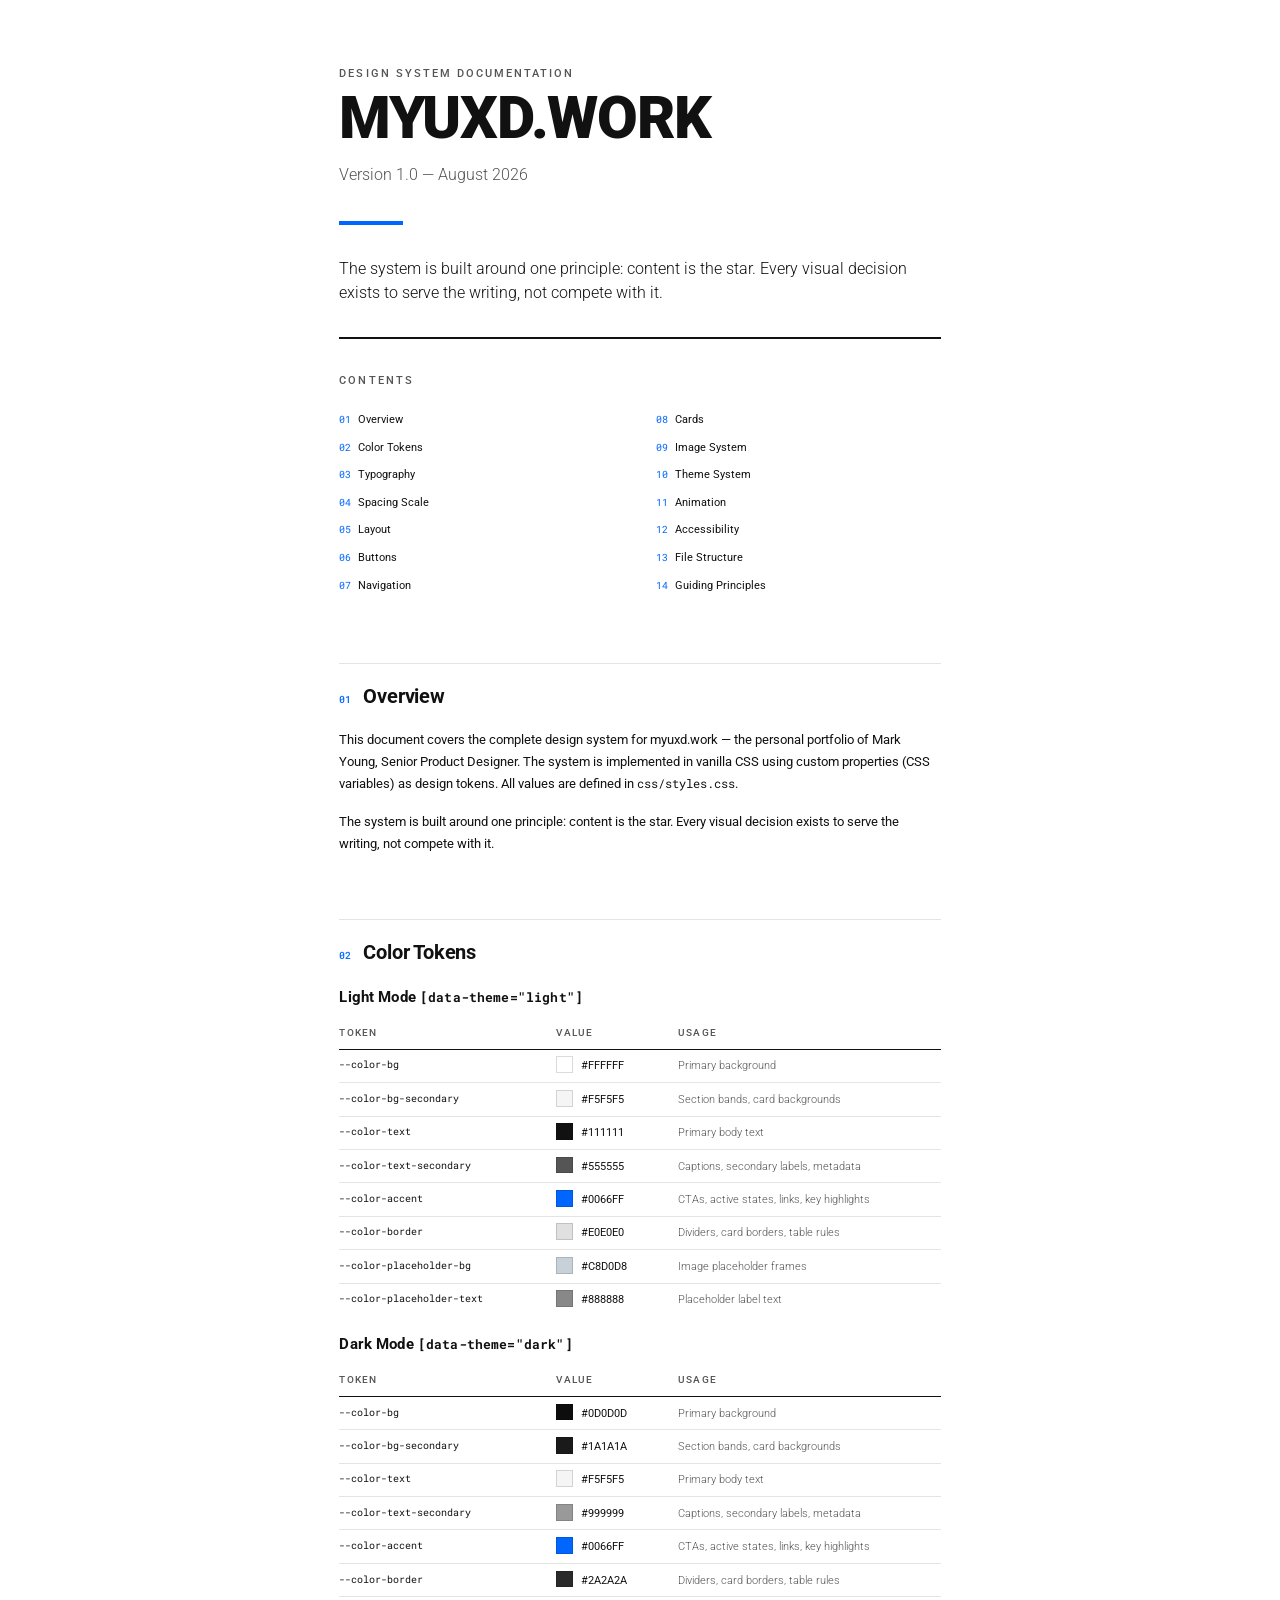
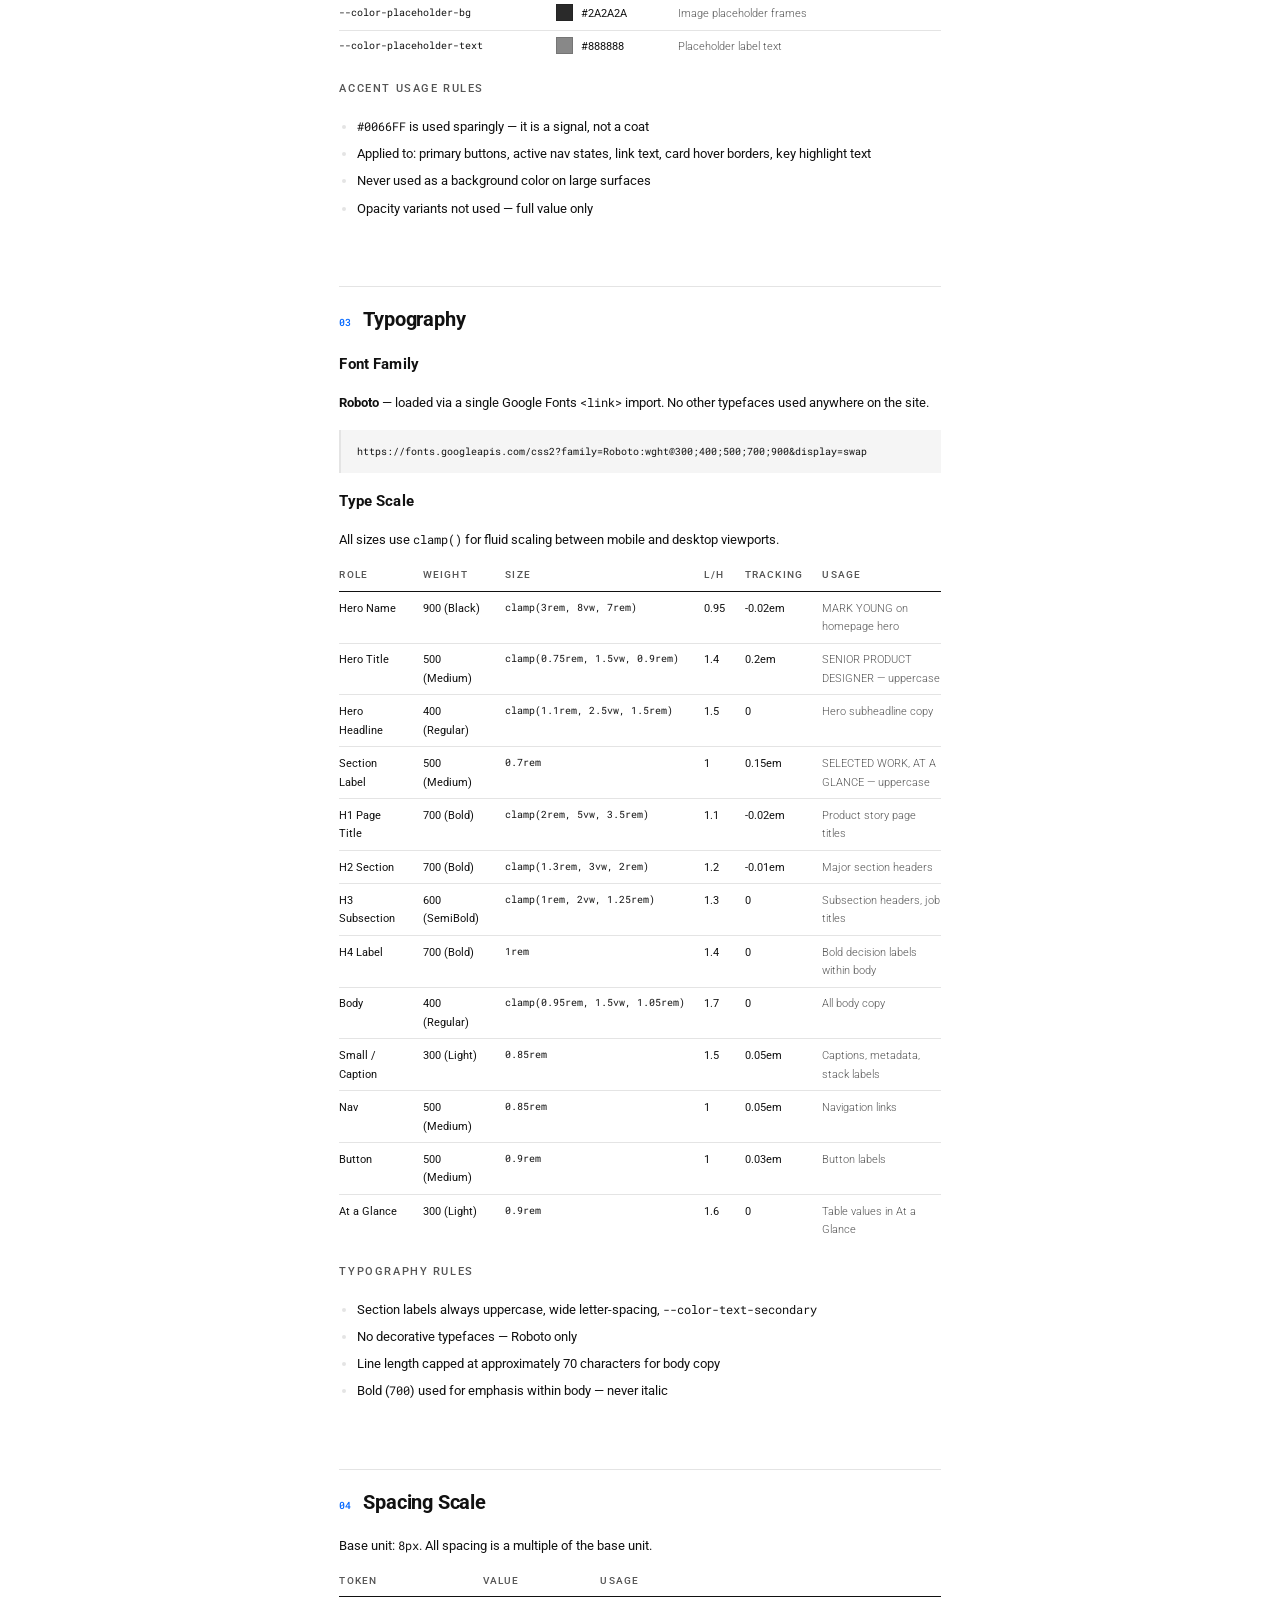
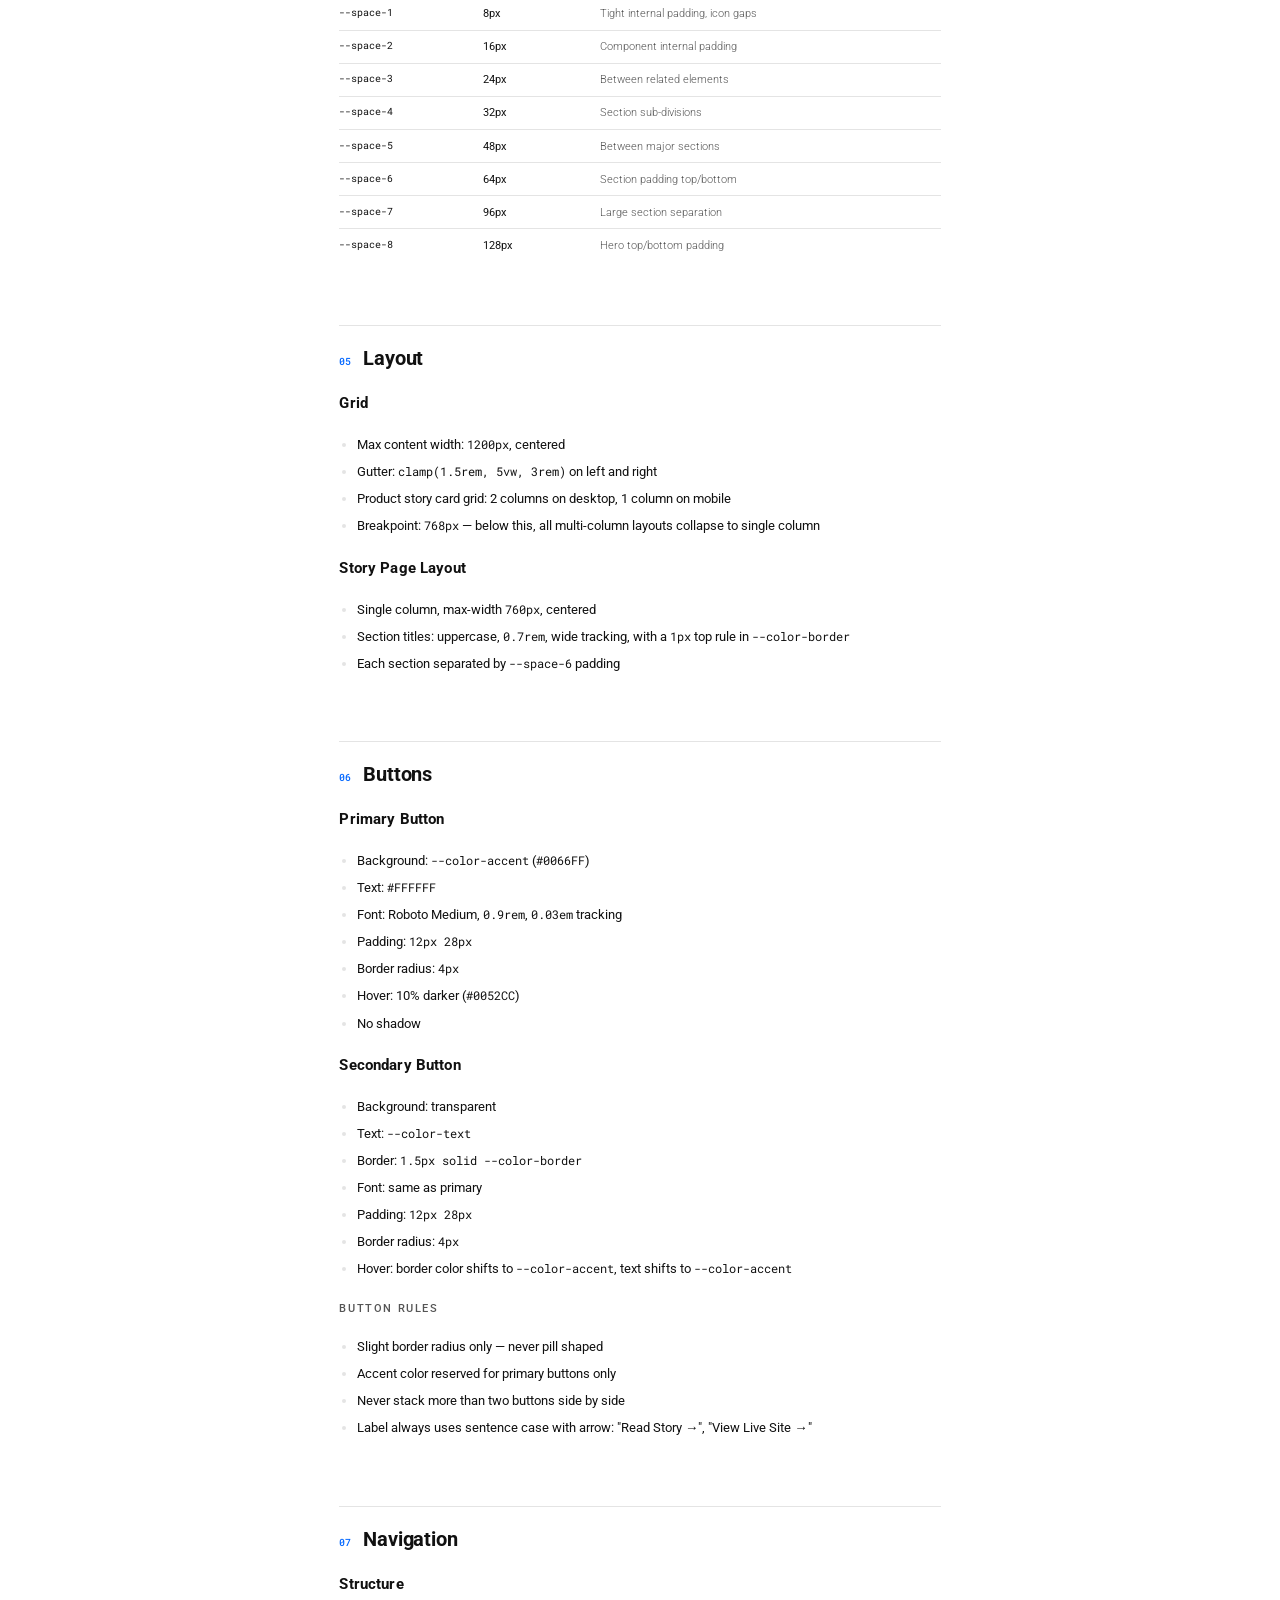
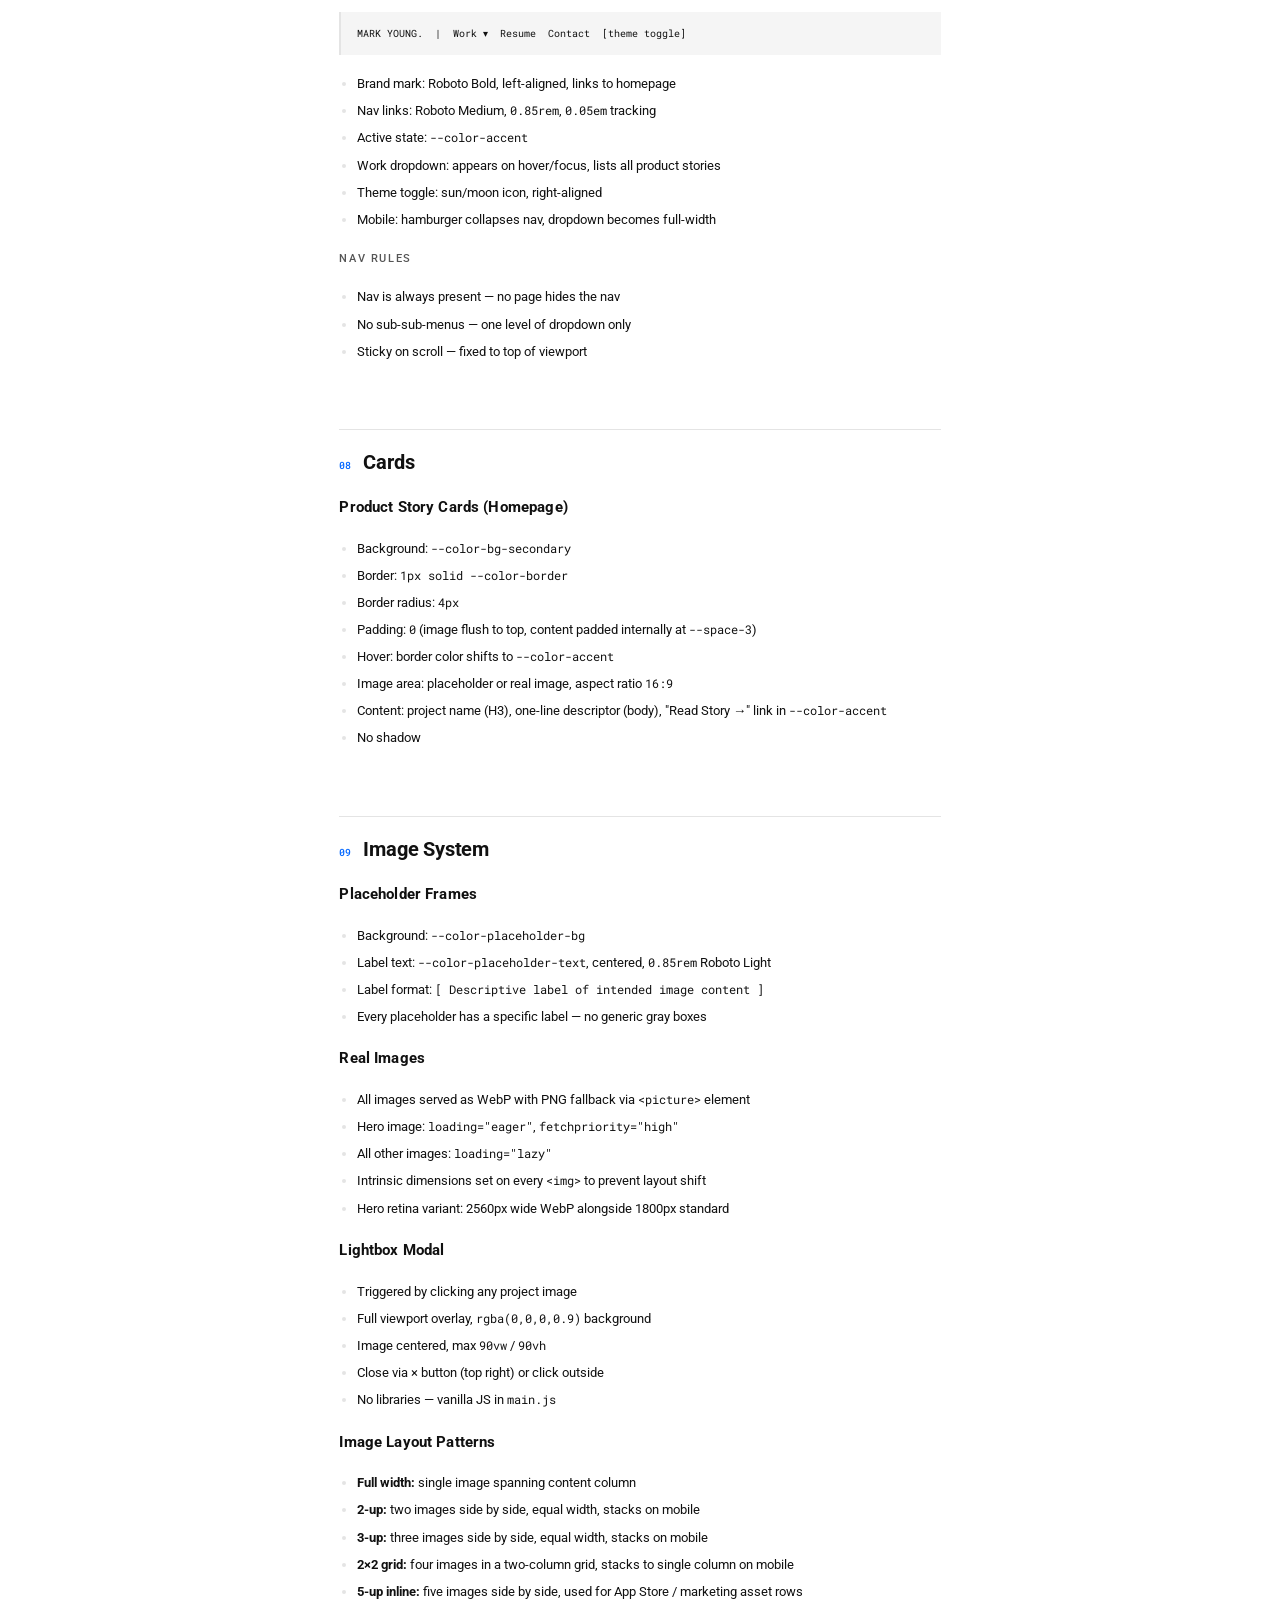
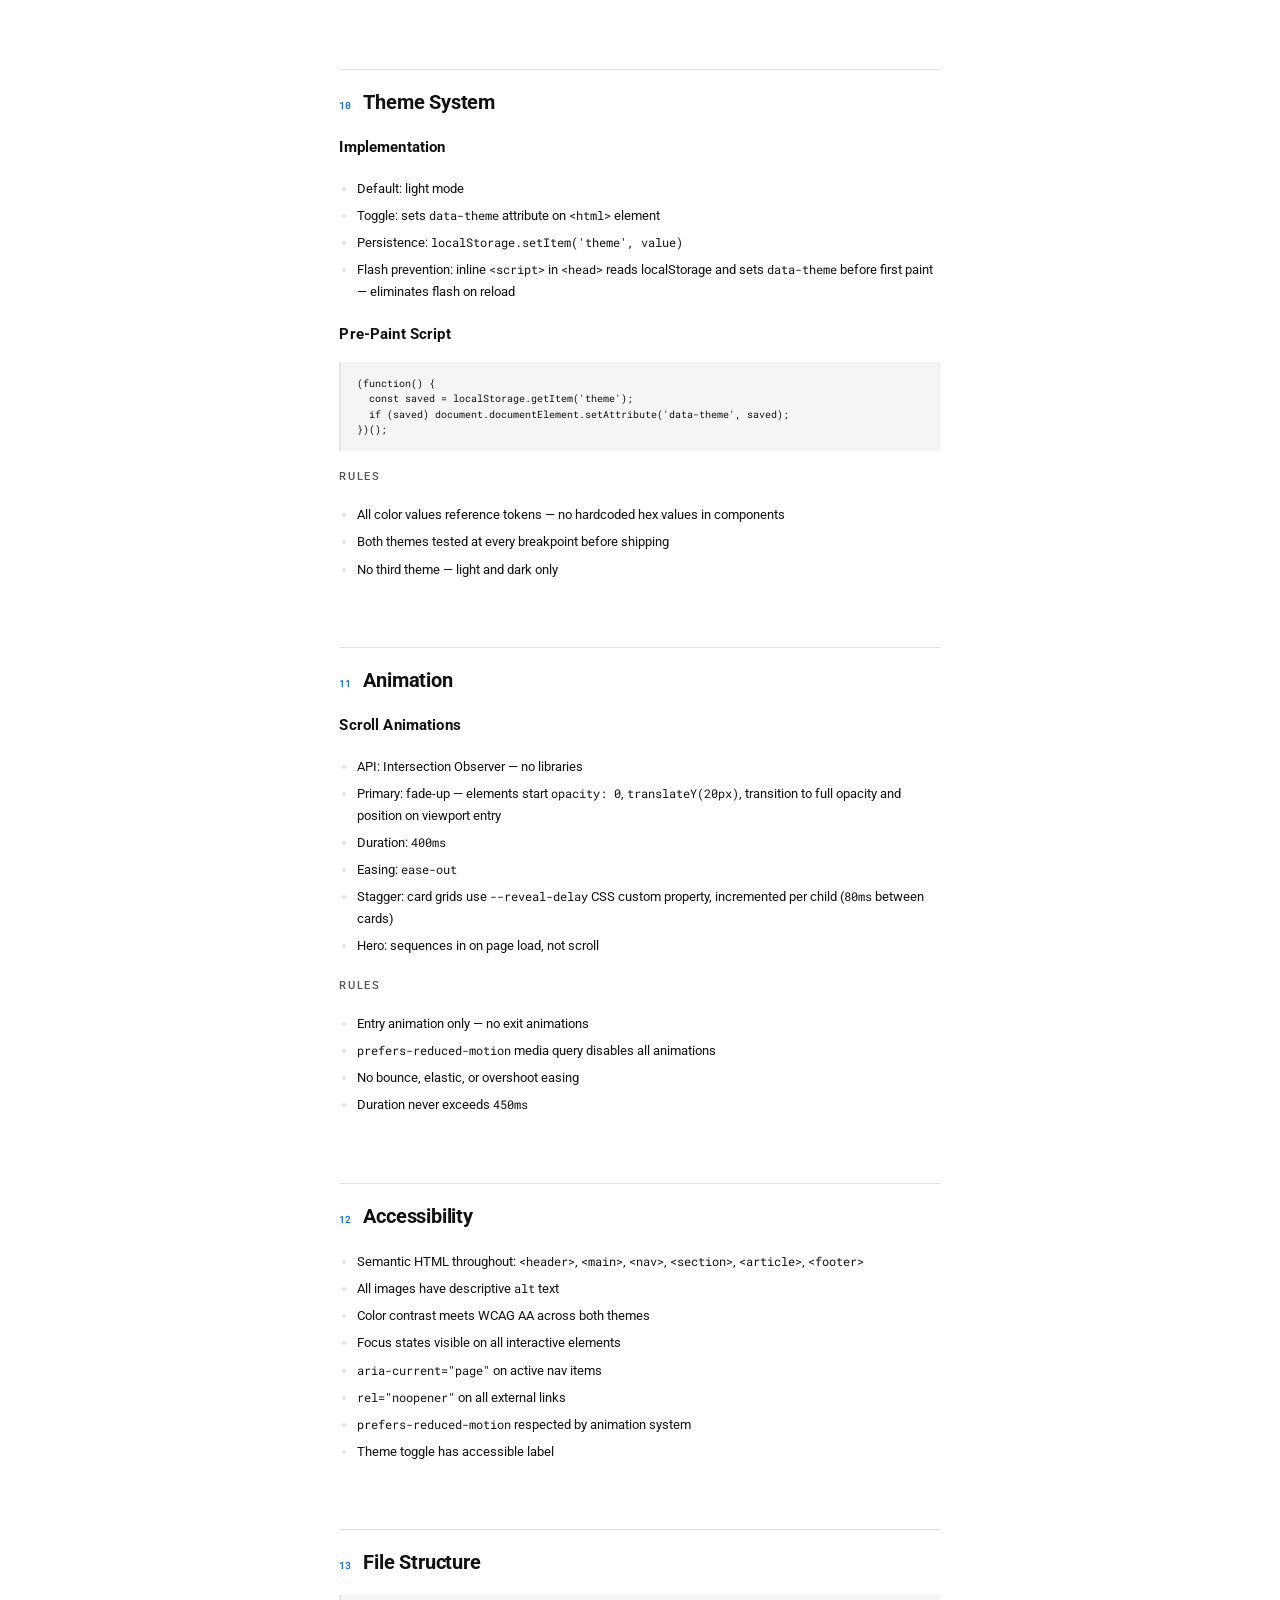
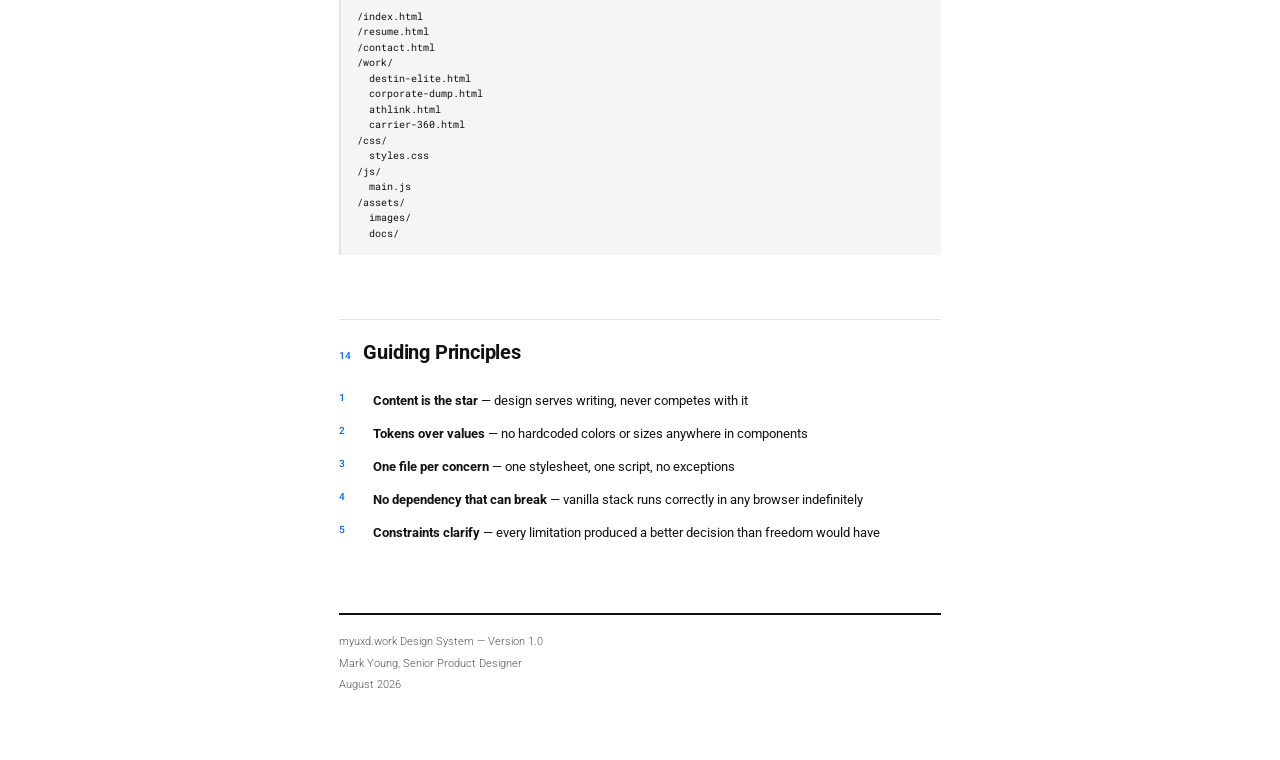
<file: assets/docs/portfolio/style-guide.html>
<!DOCTYPE html>
<html lang="en" data-theme="light">
<head>
  <meta charset="UTF-8" />
  <meta name="viewport" content="width=device-width, initial-scale=1.0" />
  <title>myuxd.work — Design System Documentation v1.0</title>
  <meta
    name="description"
    content="The complete design system for myuxd.work — color tokens, type scale, spacing, components, and guiding principles. Version 1.0, August 2026."
  />

  <!-- Roboto, matching the site. Roboto Mono carries the token and code
       specimens — a print document needs a monospace the site never had. -->
  <link rel="preconnect" href="https://fonts.googleapis.com" />
  <link rel="preconnect" href="https://fonts.gstatic.com" crossorigin />
  <link
    href="https://fonts.googleapis.com/css2?family=Roboto:wght@300;400;500;700;900&family=Roboto+Mono:wght@400;500&display=swap"
    rel="stylesheet"
  />

  <style>
    /* ======================================================================
       myuxd.work — Design System Documentation
       Standalone print artifact. Light mode only, no nav, no footer, no
       theme toggle. Color tokens are the site's own values, restated here so
       the document renders identically without css/styles.css.
       ====================================================================== */

    :root {
      /* Color — light mode only, verbatim from css/styles.css */
      --bg-primary: #FFFFFF;
      --bg-secondary: #F5F5F5;
      --text-primary: #111111;
      --text-secondary: #555555;
      --accent: #0066FF;
      --border: #E4E4E4;
      --placeholder-frame: #C8D0D8;
      --placeholder-label: #888888;

      /* Weights — same scale as the site */
      --fw-light: 300;
      --fw-regular: 400;
      --fw-medium: 500;
      --fw-bold: 700;
      --fw-black: 900;

      /* Type — fixed print sizes rather than the site's clamp() values,
         since a page has one width and fluid type has nothing to scale to. */
      --fs-cover: 44pt;
      --fs-h2: 15pt;
      --fs-h3: 11pt;
      --fs-lead: 12pt;
      --fs-body: 10pt;
      --fs-small: 8.5pt;
      --fs-micro: 7.5pt;

      /* Spacing — the site's rem scale */
      --space-xs: 0.5rem;
      --space-sm: 1rem;
      --space-md: 2rem;
      --space-lg: 4rem;
    }

    @page {
      size: Letter;
      margin: 17mm 16mm 15mm;
    }

    *,
    *::before,
    *::after {
      box-sizing: border-box;
      margin: 0;
      padding: 0;
    }

    html {
      -webkit-text-size-adjust: 100%;
    }

    body {
      font-family: "Roboto", -apple-system, BlinkMacSystemFont, "Segoe UI", sans-serif;
      font-weight: var(--fw-regular);
      font-size: var(--fs-body);
      line-height: 1.65;
      color: var(--text-primary);
      background-color: var(--bg-primary);
      -webkit-font-smoothing: antialiased;
      /* Swatches and banded rows are the content here — they must print. */
      -webkit-print-color-adjust: exact;
      print-color-adjust: exact;
    }

    /* On screen the document sits on a page-width column so it previews the
       way it prints. In print the @page box already provides the measure. */
    .doc {
      max-width: 176mm;
      margin-inline: auto;
      padding: var(--space-lg) var(--space-md);
    }

    code,
    .token,
    pre {
      font-family: "Roboto Mono", ui-monospace, SFMono-Regular, Menlo, monospace;
      font-size: 0.9em;
    }

    /* ------------------------------------------------------------------
       Cover
       ------------------------------------------------------------------ */
    .cover {
      padding-bottom: var(--space-md);
      border-bottom: 2px solid var(--text-primary);
    }

    .eyebrow {
      font-size: var(--fs-small);
      font-weight: var(--fw-medium);
      text-transform: uppercase;
      letter-spacing: 0.18em;
      color: var(--text-secondary);
    }

    .cover__title {
      margin-top: var(--space-xs);
      font-size: var(--fs-cover);
      font-weight: var(--fw-black);
      line-height: 0.95;
      letter-spacing: -0.02em;
      text-transform: uppercase;
    }

    .cover__version {
      margin-top: var(--space-sm);
      font-size: var(--fs-lead);
      font-weight: var(--fw-light);
      color: var(--text-secondary);
    }

    /* Accent as a signal, per the accent usage rules this document sets out. */
    .cover__rule {
      width: 64px;
      height: 4px;
      margin-top: var(--space-md);
      background-color: var(--accent);
    }

    .cover__principle {
      margin-top: var(--space-md);
      max-width: 46em;
      font-size: var(--fs-lead);
      font-weight: var(--fw-light);
      line-height: 1.5;
    }

    /* ------------------------------------------------------------------
       Contents
       ------------------------------------------------------------------ */
    .contents {
      margin-top: var(--space-md);
      break-inside: avoid;
    }

    .contents__list {
      margin-top: var(--space-sm);
      list-style: none;
      column-count: 2;
      column-gap: var(--space-md);
      font-size: var(--fs-small);
    }

    .contents__list li {
      padding-block: 0.28rem;
      color: var(--text-secondary);
      break-inside: avoid;
    }

    .contents__num {
      display: inline-block;
      width: 1.9em;
      font-family: "Roboto Mono", monospace;
      font-size: var(--fs-micro);
      color: var(--accent);
    }

    .contents__list li span:last-child {
      color: var(--text-primary);
    }

    /* ------------------------------------------------------------------
       Sections
       ------------------------------------------------------------------ */
    .section {
      margin-top: var(--space-lg);
      padding-top: var(--space-sm);
      border-top: 1px solid var(--border);
      /* Never leave a section header stranded at the foot of a page. */
      break-before: auto;
      break-inside: auto;
    }

    .section__head {
      display: flex;
      align-items: baseline;
      gap: 0.75rem;
      break-after: avoid;
    }

    .section__num {
      font-family: "Roboto Mono", monospace;
      font-size: var(--fs-micro);
      font-weight: var(--fw-medium);
      color: var(--accent);
    }

    .section__title {
      font-size: var(--fs-h2);
      font-weight: var(--fw-bold);
      letter-spacing: -0.01em;
    }

    .section > * + * {
      margin-top: var(--space-sm);
    }

    h3 {
      font-size: var(--fs-h3);
      font-weight: var(--fw-bold);
      letter-spacing: 0.01em;
      break-after: avoid;
    }

    /* Sub-label inside a subsection — the site's story-h4 role. */
    .label {
      font-size: var(--fs-small);
      font-weight: var(--fw-medium);
      text-transform: uppercase;
      letter-spacing: 0.14em;
      color: var(--text-secondary);
      break-after: avoid;
    }

    p {
      max-width: 46em;
    }

    strong {
      font-weight: var(--fw-bold);
    }

    /* ------------------------------------------------------------------
       Lists
       ------------------------------------------------------------------ */
    .rules,
    .principles {
      padding-left: 1.1rem;
      max-width: 46em;
    }

    .rules li,
    .principles li {
      padding-block: 0.16rem;
      break-inside: avoid;
    }

    .rules li::marker {
      color: var(--border);
    }

    .principles {
      list-style: none;
      padding-left: 0;
      counter-reset: principle;
    }

    .principles li {
      position: relative;
      padding-left: 2.1rem;
      padding-block: 0.34rem;
      counter-increment: principle;
    }

    .principles li::before {
      content: counter(principle);
      position: absolute;
      left: 0;
      top: 0.34rem;
      font-family: "Roboto Mono", monospace;
      font-size: var(--fs-micro);
      font-weight: var(--fw-medium);
      color: var(--accent);
    }

    /* ------------------------------------------------------------------
       Spec tables
       ------------------------------------------------------------------ */
    .spec {
      width: 100%;
      border-collapse: collapse;
      font-size: var(--fs-small);
      break-inside: avoid;
    }

    .spec thead {
      /* Repeat the header if a long table does split across pages. */
      display: table-header-group;
    }

    .spec th {
      text-align: left;
      font-size: var(--fs-micro);
      font-weight: var(--fw-medium);
      text-transform: uppercase;
      letter-spacing: 0.12em;
      color: var(--text-secondary);
      padding: 0 0.6rem 0.45rem;
      border-bottom: 1px solid var(--text-primary);
    }

    .spec td {
      padding: 0.42rem 0.6rem;
      border-bottom: 1px solid var(--border);
      vertical-align: top;
    }

    .spec tr:last-child td {
      border-bottom: none;
    }

    .spec th:first-child,
    .spec td:first-child {
      padding-left: 0;
    }

    .spec th:last-child,
    .spec td:last-child {
      padding-right: 0;
    }

    .spec .token,
    .spec .val {
      white-space: nowrap;
    }

    .spec .use {
      color: var(--text-secondary);
      font-weight: var(--fw-light);
    }

    /* A chip carrying the literal value it documents. */
    .swatch {
      display: inline-block;
      width: 1.05rem;
      height: 1.05rem;
      margin-right: 0.5rem;
      vertical-align: -0.22rem;
      background-color: var(--sw);
      border: 1px solid rgba(0, 0, 0, 0.14);
    }

    /* ------------------------------------------------------------------
       Code specimens
       ------------------------------------------------------------------ */
    pre {
      padding: 0.85rem 1rem;
      background-color: var(--bg-secondary);
      border-left: 2px solid var(--border);
      font-size: var(--fs-micro);
      line-height: 1.55;
      white-space: pre-wrap;
      word-break: break-word;
      break-inside: avoid;
    }

    /* ------------------------------------------------------------------
       Colophon
       ------------------------------------------------------------------ */
    .colophon {
      margin-top: var(--space-lg);
      padding-top: var(--space-sm);
      border-top: 2px solid var(--text-primary);
      font-size: var(--fs-small);
      font-weight: var(--fw-light);
      line-height: 1.9;
      color: var(--text-secondary);
      break-inside: avoid;
    }

    @media print {
      .doc {
        max-width: none;
        margin: 0;
        padding: 0;
      }
    }
  </style>
</head>

<body>
  <div class="doc">
    <!-- ==================== COVER ==================== -->
    <header class="cover">
      <p class="eyebrow">Design System Documentation</p>
      <h1 class="cover__title">myuxd.work</h1>
      <p class="cover__version">Version 1.0 — August 2026</p>
      <div class="cover__rule" aria-hidden="true"></div>
      <p class="cover__principle">
        The system is built around one principle: content is the star. Every
        visual decision exists to serve the writing, not compete with it.
      </p>
    </header>

    <!-- ==================== CONTENTS ==================== -->
    <nav class="contents" aria-label="Contents">
      <p class="eyebrow">Contents</p>
      <ol class="contents__list">
        <li><span class="contents__num">01</span><span>Overview</span></li>
        <li><span class="contents__num">02</span><span>Color Tokens</span></li>
        <li><span class="contents__num">03</span><span>Typography</span></li>
        <li><span class="contents__num">04</span><span>Spacing Scale</span></li>
        <li><span class="contents__num">05</span><span>Layout</span></li>
        <li><span class="contents__num">06</span><span>Buttons</span></li>
        <li><span class="contents__num">07</span><span>Navigation</span></li>
        <li><span class="contents__num">08</span><span>Cards</span></li>
        <li><span class="contents__num">09</span><span>Image System</span></li>
        <li><span class="contents__num">10</span><span>Theme System</span></li>
        <li><span class="contents__num">11</span><span>Animation</span></li>
        <li><span class="contents__num">12</span><span>Accessibility</span></li>
        <li><span class="contents__num">13</span><span>File Structure</span></li>
        <li><span class="contents__num">14</span><span>Guiding Principles</span></li>
      </ol>
    </nav>

    <!-- ==================== 01 OVERVIEW ==================== -->
    <section class="section" aria-labelledby="s-overview">
      <div class="section__head">
        <span class="section__num" aria-hidden="true">01</span>
        <h2 id="s-overview" class="section__title">Overview</h2>
      </div>
      <p>
        This document covers the complete design system for myuxd.work — the
        personal portfolio of Mark Young, Senior Product Designer. The system is
        implemented in vanilla CSS using custom properties (CSS variables) as
        design tokens. All values are defined in <code>css/styles.css</code>.
      </p>
      <p>
        The system is built around one principle: content is the star. Every
        visual decision exists to serve the writing, not compete with it.
      </p>
    </section>

    <!-- ==================== 02 COLOR TOKENS ==================== -->
    <section class="section" aria-labelledby="s-color">
      <div class="section__head">
        <span class="section__num" aria-hidden="true">02</span>
        <h2 id="s-color" class="section__title">Color Tokens</h2>
      </div>

      <h3>Light Mode <code>[data-theme="light"]</code></h3>
      <table class="spec">
        <thead>
          <tr>
            <th scope="col">Token</th>
            <th scope="col">Value</th>
            <th scope="col">Usage</th>
          </tr>
        </thead>
        <tbody>
          <tr>
            <td class="token">--color-bg</td>
            <td class="val"><span class="swatch" style="--sw: #FFFFFF" aria-hidden="true"></span>#FFFFFF</td>
            <td class="use">Primary background</td>
          </tr>
          <tr>
            <td class="token">--color-bg-secondary</td>
            <td class="val"><span class="swatch" style="--sw: #F5F5F5" aria-hidden="true"></span>#F5F5F5</td>
            <td class="use">Section bands, card backgrounds</td>
          </tr>
          <tr>
            <td class="token">--color-text</td>
            <td class="val"><span class="swatch" style="--sw: #111111" aria-hidden="true"></span>#111111</td>
            <td class="use">Primary body text</td>
          </tr>
          <tr>
            <td class="token">--color-text-secondary</td>
            <td class="val"><span class="swatch" style="--sw: #555555" aria-hidden="true"></span>#555555</td>
            <td class="use">Captions, secondary labels, metadata</td>
          </tr>
          <tr>
            <td class="token">--color-accent</td>
            <td class="val"><span class="swatch" style="--sw: #0066FF" aria-hidden="true"></span>#0066FF</td>
            <td class="use">CTAs, active states, links, key highlights</td>
          </tr>
          <tr>
            <td class="token">--color-border</td>
            <td class="val"><span class="swatch" style="--sw: #E0E0E0" aria-hidden="true"></span>#E0E0E0</td>
            <td class="use">Dividers, card borders, table rules</td>
          </tr>
          <tr>
            <td class="token">--color-placeholder-bg</td>
            <td class="val"><span class="swatch" style="--sw: #C8D0D8" aria-hidden="true"></span>#C8D0D8</td>
            <td class="use">Image placeholder frames</td>
          </tr>
          <tr>
            <td class="token">--color-placeholder-text</td>
            <td class="val"><span class="swatch" style="--sw: #888888" aria-hidden="true"></span>#888888</td>
            <td class="use">Placeholder label text</td>
          </tr>
        </tbody>
      </table>

      <h3>Dark Mode <code>[data-theme="dark"]</code></h3>
      <table class="spec">
        <thead>
          <tr>
            <th scope="col">Token</th>
            <th scope="col">Value</th>
            <th scope="col">Usage</th>
          </tr>
        </thead>
        <tbody>
          <tr>
            <td class="token">--color-bg</td>
            <td class="val"><span class="swatch" style="--sw: #0D0D0D" aria-hidden="true"></span>#0D0D0D</td>
            <td class="use">Primary background</td>
          </tr>
          <tr>
            <td class="token">--color-bg-secondary</td>
            <td class="val"><span class="swatch" style="--sw: #1A1A1A" aria-hidden="true"></span>#1A1A1A</td>
            <td class="use">Section bands, card backgrounds</td>
          </tr>
          <tr>
            <td class="token">--color-text</td>
            <td class="val"><span class="swatch" style="--sw: #F5F5F5" aria-hidden="true"></span>#F5F5F5</td>
            <td class="use">Primary body text</td>
          </tr>
          <tr>
            <td class="token">--color-text-secondary</td>
            <td class="val"><span class="swatch" style="--sw: #999999" aria-hidden="true"></span>#999999</td>
            <td class="use">Captions, secondary labels, metadata</td>
          </tr>
          <tr>
            <td class="token">--color-accent</td>
            <td class="val"><span class="swatch" style="--sw: #0066FF" aria-hidden="true"></span>#0066FF</td>
            <td class="use">CTAs, active states, links, key highlights</td>
          </tr>
          <tr>
            <td class="token">--color-border</td>
            <td class="val"><span class="swatch" style="--sw: #2A2A2A" aria-hidden="true"></span>#2A2A2A</td>
            <td class="use">Dividers, card borders, table rules</td>
          </tr>
          <tr>
            <td class="token">--color-placeholder-bg</td>
            <td class="val"><span class="swatch" style="--sw: #2A2A2A" aria-hidden="true"></span>#2A2A2A</td>
            <td class="use">Image placeholder frames</td>
          </tr>
          <tr>
            <td class="token">--color-placeholder-text</td>
            <td class="val"><span class="swatch" style="--sw: #888888" aria-hidden="true"></span>#888888</td>
            <td class="use">Placeholder label text</td>
          </tr>
        </tbody>
      </table>

      <p class="label">Accent Usage Rules</p>
      <ul class="rules">
        <li><code>#0066FF</code> is used sparingly — it is a signal, not a coat</li>
        <li>Applied to: primary buttons, active nav states, link text, card hover borders, key highlight text</li>
        <li>Never used as a background color on large surfaces</li>
        <li>Opacity variants not used — full value only</li>
      </ul>
    </section>

    <!-- ==================== 03 TYPOGRAPHY ==================== -->
    <section class="section" aria-labelledby="s-type">
      <div class="section__head">
        <span class="section__num" aria-hidden="true">03</span>
        <h2 id="s-type" class="section__title">Typography</h2>
      </div>

      <h3>Font Family</h3>
      <p>
        <strong>Roboto</strong> — loaded via a single Google Fonts
        <code>&lt;link&gt;</code> import. No other typefaces used anywhere on the
        site.
      </p>
      <pre>https://fonts.googleapis.com/css2?family=Roboto:wght@300;400;500;700;900&amp;display=swap</pre>

      <h3>Type Scale</h3>
      <p>
        All sizes use <code>clamp()</code> for fluid scaling between mobile and
        desktop viewports.
      </p>
      <table class="spec">
        <thead>
          <tr>
            <th scope="col">Role</th>
            <th scope="col">Weight</th>
            <th scope="col">Size</th>
            <th scope="col">L/H</th>
            <th scope="col">Tracking</th>
            <th scope="col">Usage</th>
          </tr>
        </thead>
        <tbody>
          <tr>
            <td>Hero Name</td>
            <td>900 (Black)</td>
            <td class="token">clamp(3rem, 8vw, 7rem)</td>
            <td>0.95</td>
            <td>-0.02em</td>
            <td class="use">MARK YOUNG on homepage hero</td>
          </tr>
          <tr>
            <td>Hero Title</td>
            <td>500 (Medium)</td>
            <td class="token">clamp(0.75rem, 1.5vw, 0.9rem)</td>
            <td>1.4</td>
            <td>0.2em</td>
            <td class="use">SENIOR PRODUCT DESIGNER — uppercase</td>
          </tr>
          <tr>
            <td>Hero Headline</td>
            <td>400 (Regular)</td>
            <td class="token">clamp(1.1rem, 2.5vw, 1.5rem)</td>
            <td>1.5</td>
            <td>0</td>
            <td class="use">Hero subheadline copy</td>
          </tr>
          <tr>
            <td>Section Label</td>
            <td>500 (Medium)</td>
            <td class="token">0.7rem</td>
            <td>1</td>
            <td>0.15em</td>
            <td class="use">SELECTED WORK, AT A GLANCE — uppercase</td>
          </tr>
          <tr>
            <td>H1 Page Title</td>
            <td>700 (Bold)</td>
            <td class="token">clamp(2rem, 5vw, 3.5rem)</td>
            <td>1.1</td>
            <td>-0.02em</td>
            <td class="use">Product story page titles</td>
          </tr>
          <tr>
            <td>H2 Section</td>
            <td>700 (Bold)</td>
            <td class="token">clamp(1.3rem, 3vw, 2rem)</td>
            <td>1.2</td>
            <td>-0.01em</td>
            <td class="use">Major section headers</td>
          </tr>
          <tr>
            <td>H3 Subsection</td>
            <td>600 (SemiBold)</td>
            <td class="token">clamp(1rem, 2vw, 1.25rem)</td>
            <td>1.3</td>
            <td>0</td>
            <td class="use">Subsection headers, job titles</td>
          </tr>
          <tr>
            <td>H4 Label</td>
            <td>700 (Bold)</td>
            <td class="token">1rem</td>
            <td>1.4</td>
            <td>0</td>
            <td class="use">Bold decision labels within body</td>
          </tr>
          <tr>
            <td>Body</td>
            <td>400 (Regular)</td>
            <td class="token">clamp(0.95rem, 1.5vw, 1.05rem)</td>
            <td>1.7</td>
            <td>0</td>
            <td class="use">All body copy</td>
          </tr>
          <tr>
            <td>Small / Caption</td>
            <td>300 (Light)</td>
            <td class="token">0.85rem</td>
            <td>1.5</td>
            <td>0.05em</td>
            <td class="use">Captions, metadata, stack labels</td>
          </tr>
          <tr>
            <td>Nav</td>
            <td>500 (Medium)</td>
            <td class="token">0.85rem</td>
            <td>1</td>
            <td>0.05em</td>
            <td class="use">Navigation links</td>
          </tr>
          <tr>
            <td>Button</td>
            <td>500 (Medium)</td>
            <td class="token">0.9rem</td>
            <td>1</td>
            <td>0.03em</td>
            <td class="use">Button labels</td>
          </tr>
          <tr>
            <td>At a Glance</td>
            <td>300 (Light)</td>
            <td class="token">0.9rem</td>
            <td>1.6</td>
            <td>0</td>
            <td class="use">Table values in At a Glance</td>
          </tr>
        </tbody>
      </table>

      <p class="label">Typography Rules</p>
      <ul class="rules">
        <li>Section labels always uppercase, wide letter-spacing, <code>--color-text-secondary</code></li>
        <li>No decorative typefaces — Roboto only</li>
        <li>Line length capped at approximately 70 characters for body copy</li>
        <li>Bold (<code>700</code>) used for emphasis within body — never italic</li>
      </ul>
    </section>

    <!-- ==================== 04 SPACING SCALE ==================== -->
    <section class="section" aria-labelledby="s-space">
      <div class="section__head">
        <span class="section__num" aria-hidden="true">04</span>
        <h2 id="s-space" class="section__title">Spacing Scale</h2>
      </div>
      <p>
        Base unit: <code>8px</code>. All spacing is a multiple of the base unit.
      </p>
      <table class="spec">
        <thead>
          <tr>
            <th scope="col">Token</th>
            <th scope="col">Value</th>
            <th scope="col">Usage</th>
          </tr>
        </thead>
        <tbody>
          <tr>
            <td class="token">--space-1</td>
            <td class="val">8px</td>
            <td class="use">Tight internal padding, icon gaps</td>
          </tr>
          <tr>
            <td class="token">--space-2</td>
            <td class="val">16px</td>
            <td class="use">Component internal padding</td>
          </tr>
          <tr>
            <td class="token">--space-3</td>
            <td class="val">24px</td>
            <td class="use">Between related elements</td>
          </tr>
          <tr>
            <td class="token">--space-4</td>
            <td class="val">32px</td>
            <td class="use">Section sub-divisions</td>
          </tr>
          <tr>
            <td class="token">--space-5</td>
            <td class="val">48px</td>
            <td class="use">Between major sections</td>
          </tr>
          <tr>
            <td class="token">--space-6</td>
            <td class="val">64px</td>
            <td class="use">Section padding top/bottom</td>
          </tr>
          <tr>
            <td class="token">--space-7</td>
            <td class="val">96px</td>
            <td class="use">Large section separation</td>
          </tr>
          <tr>
            <td class="token">--space-8</td>
            <td class="val">128px</td>
            <td class="use">Hero top/bottom padding</td>
          </tr>
        </tbody>
      </table>
    </section>

    <!-- ==================== 05 LAYOUT ==================== -->
    <section class="section" aria-labelledby="s-layout">
      <div class="section__head">
        <span class="section__num" aria-hidden="true">05</span>
        <h2 id="s-layout" class="section__title">Layout</h2>
      </div>

      <h3>Grid</h3>
      <ul class="rules">
        <li>Max content width: <code>1200px</code>, centered</li>
        <li>Gutter: <code>clamp(1.5rem, 5vw, 3rem)</code> on left and right</li>
        <li>Product story card grid: 2 columns on desktop, 1 column on mobile</li>
        <li>Breakpoint: <code>768px</code> — below this, all multi-column layouts collapse to single column</li>
      </ul>

      <h3>Story Page Layout</h3>
      <ul class="rules">
        <li>Single column, max-width <code>760px</code>, centered</li>
        <li>Section titles: uppercase, <code>0.7rem</code>, wide tracking, with a <code>1px</code> top rule in <code>--color-border</code></li>
        <li>Each section separated by <code>--space-6</code> padding</li>
      </ul>
    </section>

    <!-- ==================== 06 BUTTONS ==================== -->
    <section class="section" aria-labelledby="s-buttons">
      <div class="section__head">
        <span class="section__num" aria-hidden="true">06</span>
        <h2 id="s-buttons" class="section__title">Buttons</h2>
      </div>

      <h3>Primary Button</h3>
      <ul class="rules">
        <li>Background: <code>--color-accent</code> (<code>#0066FF</code>)</li>
        <li>Text: <code>#FFFFFF</code></li>
        <li>Font: Roboto Medium, <code>0.9rem</code>, <code>0.03em</code> tracking</li>
        <li>Padding: <code>12px 28px</code></li>
        <li>Border radius: <code>4px</code></li>
        <li>Hover: 10% darker (<code>#0052CC</code>)</li>
        <li>No shadow</li>
      </ul>

      <h3>Secondary Button</h3>
      <ul class="rules">
        <li>Background: transparent</li>
        <li>Text: <code>--color-text</code></li>
        <li>Border: <code>1.5px solid --color-border</code></li>
        <li>Font: same as primary</li>
        <li>Padding: <code>12px 28px</code></li>
        <li>Border radius: <code>4px</code></li>
        <li>Hover: border color shifts to <code>--color-accent</code>, text shifts to <code>--color-accent</code></li>
      </ul>

      <p class="label">Button Rules</p>
      <ul class="rules">
        <li>Slight border radius only — never pill shaped</li>
        <li>Accent color reserved for primary buttons only</li>
        <li>Never stack more than two buttons side by side</li>
        <li>Label always uses sentence case with arrow: "Read Story →", "View Live Site →"</li>
      </ul>
    </section>

    <!-- ==================== 07 NAVIGATION ==================== -->
    <section class="section" aria-labelledby="s-nav">
      <div class="section__head">
        <span class="section__num" aria-hidden="true">07</span>
        <h2 id="s-nav" class="section__title">Navigation</h2>
      </div>

      <h3>Structure</h3>
      <pre>MARK YOUNG.  |  Work ▾  Resume  Contact  [theme toggle]</pre>
      <ul class="rules">
        <li>Brand mark: Roboto Bold, left-aligned, links to homepage</li>
        <li>Nav links: Roboto Medium, <code>0.85rem</code>, <code>0.05em</code> tracking</li>
        <li>Active state: <code>--color-accent</code></li>
        <li>Work dropdown: appears on hover/focus, lists all product stories</li>
        <li>Theme toggle: sun/moon icon, right-aligned</li>
        <li>Mobile: hamburger collapses nav, dropdown becomes full-width</li>
      </ul>

      <p class="label">Nav Rules</p>
      <ul class="rules">
        <li>Nav is always present — no page hides the nav</li>
        <li>No sub-sub-menus — one level of dropdown only</li>
        <li>Sticky on scroll — fixed to top of viewport</li>
      </ul>
    </section>

    <!-- ==================== 08 CARDS ==================== -->
    <section class="section" aria-labelledby="s-cards">
      <div class="section__head">
        <span class="section__num" aria-hidden="true">08</span>
        <h2 id="s-cards" class="section__title">Cards</h2>
      </div>

      <h3>Product Story Cards (Homepage)</h3>
      <ul class="rules">
        <li>Background: <code>--color-bg-secondary</code></li>
        <li>Border: <code>1px solid --color-border</code></li>
        <li>Border radius: <code>4px</code></li>
        <li>Padding: <code>0</code> (image flush to top, content padded internally at <code>--space-3</code>)</li>
        <li>Hover: border color shifts to <code>--color-accent</code></li>
        <li>Image area: placeholder or real image, aspect ratio <code>16:9</code></li>
        <li>Content: project name (H3), one-line descriptor (body), "Read Story →" link in <code>--color-accent</code></li>
        <li>No shadow</li>
      </ul>
    </section>

    <!-- ==================== 09 IMAGE SYSTEM ==================== -->
    <section class="section" aria-labelledby="s-images">
      <div class="section__head">
        <span class="section__num" aria-hidden="true">09</span>
        <h2 id="s-images" class="section__title">Image System</h2>
      </div>

      <h3>Placeholder Frames</h3>
      <ul class="rules">
        <li>Background: <code>--color-placeholder-bg</code></li>
        <li>Label text: <code>--color-placeholder-text</code>, centered, <code>0.85rem</code> Roboto Light</li>
        <li>Label format: <code>[ Descriptive label of intended image content ]</code></li>
        <li>Every placeholder has a specific label — no generic gray boxes</li>
      </ul>

      <h3>Real Images</h3>
      <ul class="rules">
        <li>All images served as WebP with PNG fallback via <code>&lt;picture&gt;</code> element</li>
        <li>Hero image: <code>loading="eager"</code>, <code>fetchpriority="high"</code></li>
        <li>All other images: <code>loading="lazy"</code></li>
        <li>Intrinsic dimensions set on every <code>&lt;img&gt;</code> to prevent layout shift</li>
        <li>Hero retina variant: 2560px wide WebP alongside 1800px standard</li>
      </ul>

      <h3>Lightbox Modal</h3>
      <ul class="rules">
        <li>Triggered by clicking any project image</li>
        <li>Full viewport overlay, <code>rgba(0,0,0,0.9)</code> background</li>
        <li>Image centered, max <code>90vw</code> / <code>90vh</code></li>
        <li>Close via × button (top right) or click outside</li>
        <li>No libraries — vanilla JS in <code>main.js</code></li>
      </ul>

      <h3>Image Layout Patterns</h3>
      <ul class="rules">
        <li><strong>Full width:</strong> single image spanning content column</li>
        <li><strong>2-up:</strong> two images side by side, equal width, stacks on mobile</li>
        <li><strong>3-up:</strong> three images side by side, equal width, stacks on mobile</li>
        <li><strong>2×2 grid:</strong> four images in a two-column grid, stacks to single column on mobile</li>
        <li><strong>5-up inline:</strong> five images side by side, used for App Store / marketing asset rows</li>
      </ul>
    </section>

    <!-- ==================== 10 THEME SYSTEM ==================== -->
    <section class="section" aria-labelledby="s-theme">
      <div class="section__head">
        <span class="section__num" aria-hidden="true">10</span>
        <h2 id="s-theme" class="section__title">Theme System</h2>
      </div>

      <h3>Implementation</h3>
      <ul class="rules">
        <li>Default: light mode</li>
        <li>Toggle: sets <code>data-theme</code> attribute on <code>&lt;html&gt;</code> element</li>
        <li>Persistence: <code>localStorage.setItem('theme', value)</code></li>
        <li>Flash prevention: inline <code>&lt;script&gt;</code> in <code>&lt;head&gt;</code> reads localStorage and sets <code>data-theme</code> before first paint — eliminates flash on reload</li>
      </ul>

      <h3>Pre-Paint Script</h3>
      <pre>(function() {
  const saved = localStorage.getItem('theme');
  if (saved) document.documentElement.setAttribute('data-theme', saved);
})();</pre>

      <p class="label">Rules</p>
      <ul class="rules">
        <li>All color values reference tokens — no hardcoded hex values in components</li>
        <li>Both themes tested at every breakpoint before shipping</li>
        <li>No third theme — light and dark only</li>
      </ul>
    </section>

    <!-- ==================== 11 ANIMATION ==================== -->
    <section class="section" aria-labelledby="s-anim">
      <div class="section__head">
        <span class="section__num" aria-hidden="true">11</span>
        <h2 id="s-anim" class="section__title">Animation</h2>
      </div>

      <h3>Scroll Animations</h3>
      <ul class="rules">
        <li>API: Intersection Observer — no libraries</li>
        <li>Primary: fade-up — elements start <code>opacity: 0</code>, <code>translateY(20px)</code>, transition to full opacity and position on viewport entry</li>
        <li>Duration: <code>400ms</code></li>
        <li>Easing: <code>ease-out</code></li>
        <li>Stagger: card grids use <code>--reveal-delay</code> CSS custom property, incremented per child (<code>80ms</code> between cards)</li>
        <li>Hero: sequences in on page load, not scroll</li>
      </ul>

      <p class="label">Rules</p>
      <ul class="rules">
        <li>Entry animation only — no exit animations</li>
        <li><code>prefers-reduced-motion</code> media query disables all animations</li>
        <li>No bounce, elastic, or overshoot easing</li>
        <li>Duration never exceeds <code>450ms</code></li>
      </ul>
    </section>

    <!-- ==================== 12 ACCESSIBILITY ==================== -->
    <section class="section" aria-labelledby="s-a11y">
      <div class="section__head">
        <span class="section__num" aria-hidden="true">12</span>
        <h2 id="s-a11y" class="section__title">Accessibility</h2>
      </div>
      <ul class="rules">
        <li>Semantic HTML throughout: <code>&lt;header&gt;</code>, <code>&lt;main&gt;</code>, <code>&lt;nav&gt;</code>, <code>&lt;section&gt;</code>, <code>&lt;article&gt;</code>, <code>&lt;footer&gt;</code></li>
        <li>All images have descriptive <code>alt</code> text</li>
        <li>Color contrast meets WCAG AA across both themes</li>
        <li>Focus states visible on all interactive elements</li>
        <li><code>aria-current="page"</code> on active nav items</li>
        <li><code>rel="noopener"</code> on all external links</li>
        <li><code>prefers-reduced-motion</code> respected by animation system</li>
        <li>Theme toggle has accessible label</li>
      </ul>
    </section>

    <!-- ==================== 13 FILE STRUCTURE ==================== -->
    <section class="section" aria-labelledby="s-files">
      <div class="section__head">
        <span class="section__num" aria-hidden="true">13</span>
        <h2 id="s-files" class="section__title">File Structure</h2>
      </div>
      <pre>/index.html
/resume.html
/contact.html
/work/
  destin-elite.html
  corporate-dump.html
  athlink.html
  carrier-360.html
/css/
  styles.css
/js/
  main.js
/assets/
  images/
  docs/</pre>
    </section>

    <!-- ==================== 14 GUIDING PRINCIPLES ==================== -->
    <section class="section" aria-labelledby="s-principles">
      <div class="section__head">
        <span class="section__num" aria-hidden="true">14</span>
        <h2 id="s-principles" class="section__title">Guiding Principles</h2>
      </div>
      <ol class="principles">
        <li><strong>Content is the star</strong> — design serves writing, never competes with it</li>
        <li><strong>Tokens over values</strong> — no hardcoded colors or sizes anywhere in components</li>
        <li><strong>One file per concern</strong> — one stylesheet, one script, no exceptions</li>
        <li><strong>No dependency that can break</strong> — vanilla stack runs correctly in any browser indefinitely</li>
        <li><strong>Constraints clarify</strong> — every limitation produced a better decision than freedom would have</li>
      </ol>
    </section>

    <!-- ==================== COLOPHON ==================== -->
    <footer class="colophon">
      myuxd.work Design System — Version 1.0<br />
      Mark Young, Senior Product Designer<br />
      August 2026
    </footer>
  </div>
</body>
</html>
</file>
<file: css/styles.css>
/* ==========================================================================
   myuxd.work — Master Stylesheet
   Vanilla CSS. Design tokens via custom properties. Mobile-first.
   ========================================================================== */

/* --------------------------------------------------------------------------
   1. Design Tokens
   -------------------------------------------------------------------------- */
:root {
  /* Color — Light Mode (default) */
  --bg-primary: #FFFFFF;
  --bg-secondary: #F5F5F5;
  --text-primary: #111111;
  --text-secondary: #555555;
  --accent: #0066FF;
  --placeholder-frame: #C8D0D8;
  --placeholder-label: #888888;
  --border: #E4E4E4;

  /* The hero is its own always-dark zone, so these are deliberately NOT
     overridden per theme. Text sits on this colour directly rather than on an
     image, which is what makes the contrast structural (white on #0D0D0D is
     18.9:1) instead of something a scrim has to negotiate.

     --hero-accent is --accent lifted for use on near-black. #0066FF is only
     3.2:1 on #0D0D0D, which fails for text; #4D94FF is 6.5:1 and passes AA at
     any size. The two blues are close enough to read as one brand colour. */
  --hero-bg: #0D0D0D;
  --hero-accent: #4D94FF;

  /* Type scale — fluid via clamp() */
  /* The name is the only graphic element in the hero now that the image is
     gone, so it can carry a little more size than it could over a photo. */
  --fs-hero: clamp(2.5rem, 7.4vw, 5rem);
  /* Hero sub-headline. Deliberately larger than --fs-lead: at 300 weight it
     has to be big enough for the contrast against the 900 name to register. */
  --fs-hero-lead: clamp(1.25rem, 2.6vw, 1.875rem);
  --fs-h2: clamp(1.5rem, 3.5vw, 2.25rem);
  --fs-h3: clamp(1.15rem, 2vw, 1.4rem);
  --fs-lead: clamp(1.1rem, 2.2vw, 1.5rem);
  --fs-body: 1rem;
  --fs-small: 0.8125rem;

  /* Weights */
  --fw-light: 300;
  --fw-regular: 400;
  --fw-medium: 500;
  --fw-bold: 700;
  --fw-black: 900;

  /* Spacing scale */
  --space-xs: 0.5rem;
  --space-sm: 1rem;
  --space-md: 2rem;
  --space-lg: 4rem;
  --space-xl: 6rem;
  --space-2xl: 9rem;

  /* Layout */
  --max-width: 1140px;
  --gutter: clamp(1.25rem, 5vw, 3rem);

  /* Motion */
  --ease-out: cubic-bezier(0.16, 1, 0.3, 1);
  --dur: 400ms;

  /* Misc */
  --radius-btn: 4px;
  --nav-height: 68px;
}

:root[data-theme="dark"] {
  --bg-primary: #0D0D0D;
  --bg-secondary: #1A1A1A;
  --text-primary: #F5F5F5;
  --text-secondary: #999999;
  --accent: #0066FF;
  --placeholder-frame: #2A2A2A;
  --placeholder-label: #888888;
  --border: #262626;
  /* --hero-bg / --hero-accent are intentionally absent here: the hero zone
     renders the same in both themes, so it inherits the single value from
     :root. */
}

/* --------------------------------------------------------------------------
   2. Reset & Base
   -------------------------------------------------------------------------- */
*,
*::before,
*::after {
  box-sizing: border-box;
  margin: 0;
  padding: 0;
}

html {
  scroll-behavior: smooth;
  -webkit-text-size-adjust: 100%;
}

body {
  font-family: "Roboto", -apple-system, BlinkMacSystemFont, "Segoe UI", sans-serif;
  font-weight: var(--fw-regular);
  font-size: var(--fs-body);
  line-height: 1.6;
  color: var(--text-primary);
  background-color: var(--bg-primary);
  -webkit-font-smoothing: antialiased;
  text-rendering: optimizeLegibility;
  transition: background-color 0.3s ease, color 0.3s ease;
}

img {
  max-width: 100%;
  display: block;
}

a {
  color: inherit;
  text-decoration: none;
}

button {
  font-family: inherit;
  cursor: pointer;
  border: none;
  background: none;
  color: inherit;
}

ul {
  list-style: none;
}

/* --------------------------------------------------------------------------
   3. Layout helpers
   -------------------------------------------------------------------------- */
.container {
  width: 100%;
  max-width: var(--max-width);
  margin-inline: auto;
  padding-inline: var(--gutter);
}

.section {
  padding-block: var(--space-xl);
}

.section--tight {
  padding-block: var(--space-lg);
}

.eyebrow {
  font-size: var(--fs-small);
  font-weight: var(--fw-medium);
  text-transform: uppercase;
  letter-spacing: 0.18em;
  color: var(--text-secondary);
}

/* --------------------------------------------------------------------------
   4. Buttons
   -------------------------------------------------------------------------- */
.btn {
  display: inline-flex;
  align-items: center;
  justify-content: center;
  gap: 0.5rem;
  padding: 0.85rem 1.75rem;
  font-size: var(--fs-body);
  font-weight: var(--fw-medium);
  letter-spacing: 0.02em;
  border-radius: var(--radius-btn);
  transition: background-color var(--dur) var(--ease-out),
    color var(--dur) var(--ease-out), border-color var(--dur) var(--ease-out),
    transform var(--dur) var(--ease-out);
}

.btn--primary {
  background-color: var(--accent);
  color: #FFFFFF;
}

.btn--primary:hover {
  background-color: #0052cc;
}

.btn--secondary {
  background-color: transparent;
  color: var(--text-primary);
  border: 1px solid var(--border);
}

.btn--secondary:hover {
  border-color: var(--accent);
  color: var(--accent);
}

/* --------------------------------------------------------------------------
   5. Header / Nav
   -------------------------------------------------------------------------- */
.site-header {
  position: sticky;
  top: 0;
  z-index: 100;
  background-color: color-mix(in srgb, var(--bg-primary) 90%, transparent);
  backdrop-filter: saturate(140%) blur(12px);
  border-bottom: 1px solid var(--border);
}

.nav {
  display: flex;
  align-items: center;
  justify-content: space-between;
  height: var(--nav-height);
}

.nav__brand {
  font-weight: var(--fw-bold);
  font-size: 1.05rem;
  letter-spacing: 0.02em;
}

.nav__menu {
  display: flex;
  align-items: center;
  gap: var(--space-md);
}

.nav__link {
  font-size: var(--fs-small);
  font-weight: var(--fw-medium);
  line-height: 1;
  text-transform: uppercase;
  letter-spacing: 0.1em;
  color: var(--text-secondary);
  transition: color 0.2s ease;
}

.nav__link:hover,
.nav__link[aria-current="page"] {
  color: var(--text-primary);
}

/* Dropdown */
.nav__dropdown {
  position: relative;
}

.nav__dropdown-toggle {
  display: inline-flex;
  align-items: center;
  gap: 0.35rem;
  font-size: var(--fs-small);
  font-weight: var(--fw-medium);
  line-height: 1;
  text-transform: uppercase;
  letter-spacing: 0.1em;
  color: var(--text-secondary);
  transition: color 0.2s ease;
}

.nav__dropdown-toggle:hover,
.nav__dropdown-toggle[aria-expanded="true"] {
  color: var(--text-primary);
}

.nav__dropdown-toggle .caret {
  font-size: 0.6em;
  transition: transform 0.2s ease;
}

.nav__dropdown-toggle[aria-expanded="true"] .caret {
  transform: rotate(180deg);
}

.nav__dropdown-menu {
  position: absolute;
  top: calc(100% + 0.75rem);
  left: 0;
  min-width: 220px;
  background-color: var(--bg-primary);
  border: 1px solid var(--border);
  padding: 0.5rem;
  opacity: 0;
  visibility: hidden;
  transform: translateY(-6px);
  transition: opacity 0.2s ease, transform 0.2s ease, visibility 0.2s ease;
}

.nav__dropdown-menu[data-open="true"] {
  opacity: 1;
  visibility: visible;
  transform: translateY(0);
}

.nav__dropdown-menu a {
  display: block;
  padding: 0.6rem 0.75rem;
  font-size: var(--fs-small);
  color: var(--text-secondary);
  transition: background-color 0.15s ease, color 0.15s ease;
}

.nav__dropdown-menu a:hover {
  background-color: var(--bg-secondary);
  color: var(--text-primary);
}

/* Groups the product stories apart from the items that follow. Inset to the
   same 0.75rem as the link padding so the rule lines up with the label text. */
.nav__dropdown-sep {
  border: 0;
  border-top: 1px solid var(--border);
  margin: 0.4rem 0.75rem;
}

/* Theme toggle */
.theme-toggle {
  display: inline-flex;
  align-items: center;
  justify-content: center;
  width: 38px;
  height: 38px;
  border: 1px solid var(--border);
  border-radius: var(--radius-btn);
  color: var(--text-secondary);
  transition: color 0.2s ease, border-color 0.2s ease;
}

.theme-toggle:hover {
  color: var(--text-primary);
  border-color: var(--accent);
}

.theme-toggle .icon-sun {
  display: none;
}

:root[data-theme="dark"] .theme-toggle .icon-sun {
  display: block;
}

:root[data-theme="dark"] .theme-toggle .icon-moon {
  display: none;
}

/* Mobile nav toggle */
.nav__hamburger {
  display: none;
  flex-direction: column;
  gap: 5px;
  width: 38px;
  height: 38px;
  align-items: center;
  justify-content: center;
  border: 1px solid var(--border);
  border-radius: var(--radius-btn);
}

.nav__hamburger span {
  display: block;
  width: 18px;
  height: 2px;
  background-color: var(--text-primary);
  transition: transform 0.25s ease, opacity 0.25s ease;
}

/* --------------------------------------------------------------------------
   6. Placeholder frames
   -------------------------------------------------------------------------- */
.placeholder {
  display: flex;
  align-items: center;
  justify-content: center;
  text-align: center;
  background-color: var(--placeholder-frame);
  color: var(--placeholder-label);
  font-size: var(--fs-small);
  font-weight: var(--fw-regular);
  letter-spacing: 0.02em;
  padding: var(--space-md);
  transition: background-color 0.3s ease;
}

.placeholder--card {
  aspect-ratio: 16 / 10;
  width: 100%;
}

/* --------------------------------------------------------------------------
   7. Hero
   -------------------------------------------------------------------------- */
/* Typography-only, and always dark in both themes.

   There is no image behind this copy on purpose. The montage we had was a
   bright white-studio shot, so every scrim strong enough to carry white text
   also flattened the image into grey mush — the contrast was being negotiated
   rather than designed. It was also a mockup of a single project that already
   has its own card in the work grid below, so leading with it introduced the
   client before it introduced Mark.

   What replaces it is structure: weight contrast between a 900 name and a 300
   sub-headline, one accent used twice, and two CSS light layers for depth.
   Nothing here can fail to load, and nothing has to fight anything else. */
.hero {
  position: relative;
  display: flex;
  align-items: center;
  /* min-height with no max. The copy is now the only thing sizing this zone,
     so a fixed height (or a max) would clip it on short windows or at large
     text-zoom settings — it just grows instead. 76vh fills the fold without
     pushing the work section entirely below it. */
  min-height: clamp(30rem, 76vh, 46rem);
  background-color: var(--hero-bg);
  /* Scopes the z-index: -1 light layers below, so they stay inside the hero
     rather than sliding behind the page background. */
  isolation: isolate;
  overflow: hidden;
}

/* Key light. One wide, very low-alpha radial pushed off-axis to the upper
   right, so the zone reads as lit from somewhere instead of as a flat black
   rectangle. Sits far enough from the left-aligned copy to never touch it. */
.hero::before {
  content: "";
  position: absolute;
  inset: 0;
  z-index: -1;
  background: radial-gradient(
    55rem 42rem at 72% 28%,
    rgba(77, 148, 255, 0.22),
    rgba(77, 148, 255, 0) 68%
  );
  pointer-events: none;
}

/* Floor. Darkens the bottom edge so the hero settles rather than stopping on
   a hard line, and hands off cleanly to the section beneath it. */
.hero::after {
  content: "";
  position: absolute;
  inset: 0;
  z-index: -1;
  background: linear-gradient(
    to bottom,
    rgba(0, 0, 0, 0) 55%,
    rgba(0, 0, 0, 0.5) 100%
  );
  pointer-events: none;
}

/* Left-aligned rather than centred. A centred stack of short lines reads as a
   landing-page template; anchoring to the container gutter gives the headline
   a strong ragged right edge and puts the hero on the same vertical line as
   every section below it. .container supplies the max-width and gutter. */
.hero__content {
  position: relative;
  z-index: 1;
  width: 100%;
  text-align: left;
  padding-block: var(--space-lg);
}

/* Hero copy sits on an always-dark zone, so it is white in both themes rather
   than following --text-primary / --text-secondary. Hierarchy comes from size,
   weight, and tracking instead of from colour. */

/* Rule and role travel together as one animated unit — a flex row rather than
   two separately staggered elements, so the eye reads them as a single mark. */
.hero__eyebrow {
  display: flex;
  align-items: center;
  gap: 0.875rem;
  font-size: var(--fs-small);
  font-weight: var(--fw-medium);
  text-transform: uppercase;
  letter-spacing: 0.22em;
  /* Slightly held back from pure white so it introduces the name instead of
     competing with it. 0.72 alpha on #0D0D0D still clears 10:1. */
  color: rgba(255, 255, 255, 0.72);
}

.hero__rule {
  flex: none;
  width: 2.75rem;
  height: 2px;
  background-color: var(--hero-accent);
}

.hero__name {
  margin-top: 0.85rem;
  font-size: var(--fs-hero);
  font-weight: var(--fw-black);
  /* Sub-1 leading and negative tracking pull the letterforms into a single
     mass, which is what makes the name read as a mark rather than as text. */
  line-height: 0.9;
  letter-spacing: -0.03em;
  text-transform: uppercase;
  color: #FFFFFF;
}

/* 300 against the name's 900 is the whole design — the size step alone would
   not carry it. Capped near 36ch so it holds a block shape rather than running
   out as one thin measure, and balanced so the last line never strands a
   single word (at 28ch it orphaned "work." on a line of its own). balance is
   progressively enhanced: browsers without it just get the plain greedy wrap
   inside the same measure. */
.hero__headline {
  margin-top: var(--space-md);
  max-width: 36ch;
  font-size: var(--fs-hero-lead);
  font-weight: var(--fw-light);
  line-height: 1.35;
  text-wrap: balance;
  color: rgba(255, 255, 255, 0.92);
}

/* The one place the accent appears in the copy, on the clause that carries
   the actual claim. --hero-accent, not --accent, so it passes on near-black. */
.hero__headline em {
  font-style: normal;
  font-weight: var(--fw-regular);
  color: var(--hero-accent);
}

.hero__ctas {
  margin-top: var(--space-lg);
  display: flex;
  flex-wrap: wrap;
  gap: var(--space-sm);
}

/* The default secondary button is --text-primary on --border, which is #111
   on a near-invisible grey in light mode — unreadable in an always-dark zone.
   Scope it to the hero rather than touching the global button. */
.hero .btn--secondary {
  color: #FFFFFF;
  border-color: rgba(255, 255, 255, 0.32);
}

.hero .btn--secondary:hover {
  color: #FFFFFF;
  border-color: #FFFFFF;
  background-color: rgba(255, 255, 255, 0.08);
}

@media (min-width: 720px) {
  .hero__content {
    padding-block: var(--space-xl);
  }
}

/* --------------------------------------------------------------------------
   8. Positioning statement
   -------------------------------------------------------------------------- */
.positioning {
  background-color: var(--bg-secondary);
  transition: background-color 0.3s ease;
}

.positioning__text {
  font-size: var(--fs-lead);
  font-weight: var(--fw-light);
  line-height: 1.5;
}

.positioning__text strong {
  font-weight: var(--fw-medium);
  color: var(--text-primary);
}

/* --------------------------------------------------------------------------
   9. Featured Product Stories
   -------------------------------------------------------------------------- */
.work__header {
  margin-bottom: var(--space-lg);
}

.work__title {
  font-size: var(--fs-h2);
  font-weight: var(--fw-bold);
  letter-spacing: -0.01em;
  margin-top: var(--space-xs);
}

.card-grid {
  display: grid;
  grid-template-columns: 1fr;
  gap: var(--space-md);
}

/* position: relative anchors the stretched .card__link overlay below. */
.card {
  position: relative;
  display: flex;
  flex-direction: column;
  background-color: var(--bg-primary);
  border: 1px solid var(--border);
  transition: transform var(--dur) var(--ease-out),
    border-color var(--dur) var(--ease-out);
}

.card:hover {
  transform: translateY(-4px);
  border-color: var(--accent);
}

/* The whole card is one hit target, so the focus ring belongs on the card
   rather than on the link text it originates from. */
.card:focus-within {
  border-color: var(--accent);
  outline: 2px solid var(--accent);
  outline-offset: 2px;
}

.card:focus-within .card__link:focus-visible {
  outline: none;
}

.card__media {
  display: block;
  border-bottom: 1px solid var(--border);
}

.card__img {
  display: block;
  width: 100%;
  height: auto;
  aspect-ratio: 16 / 10;
  object-fit: cover;
}

/* A placeholder standing in for a card thumbnail keeps the centered label
   from .placeholder — .card__media's display would otherwise win on order. */
.card__media.placeholder {
  display: flex;
}

.card__body {
  padding: var(--space-md);
  display: flex;
  flex-direction: column;
  flex: 1;
}

.card__name {
  font-size: var(--fs-h3);
  font-weight: var(--fw-bold);
  letter-spacing: -0.01em;
}

.card__descriptor {
  margin-top: var(--space-xs);
  color: var(--text-secondary);
  font-size: var(--fs-body);
  flex: 1;
}

.card__link {
  margin-top: var(--space-md);
  display: inline-flex;
  align-items: center;
  gap: 0.4rem;
  font-size: var(--fs-small);
  font-weight: var(--fw-medium);
  text-transform: uppercase;
  letter-spacing: 0.1em;
  color: var(--accent);
  align-self: flex-start;
  transition: gap 0.2s ease;
}

/* Stretch the link over the whole card so the entire surface is tappable,
   without nesting an <a> around the other card content. The link keeps its
   own semantics and stays the single tab stop. */
.card__link::after {
  content: "";
  position: absolute;
  inset: 0;
  cursor: pointer;
}

.card:hover .card__link {
  gap: 0.7rem;
}

/* --------------------------------------------------------------------------
   10. Contact CTA
   -------------------------------------------------------------------------- */
.contact-cta {
  background-color: var(--bg-secondary);
  text-align: center;
  transition: background-color 0.3s ease;
}

.contact-cta__title {
  font-size: var(--fs-h2);
  font-weight: var(--fw-bold);
  letter-spacing: -0.01em;
}

.contact-cta__text {
  margin-top: var(--space-sm);
  margin-inline: auto;
  max-width: 46ch;
  color: var(--text-secondary);
  font-size: var(--fs-lead);
  font-weight: var(--fw-light);
}

.contact-cta__email {
  margin-top: var(--space-lg);
  display: inline-block;
  font-size: clamp(1.25rem, 4vw, 2rem);
  font-weight: var(--fw-medium);
  color: var(--text-primary);
  border-bottom: 2px solid var(--accent);
  padding-bottom: 0.25rem;
  transition: color 0.2s ease;
}

.contact-cta__email:hover {
  color: var(--accent);
}

/* --------------------------------------------------------------------------
   11. Footer
   -------------------------------------------------------------------------- */
.site-footer {
  border-top: 1px solid var(--border);
  padding-block: var(--space-md);
}

.site-footer__inner {
  display: flex;
  flex-wrap: wrap;
  gap: var(--space-sm);
  align-items: center;
  justify-content: space-between;
  font-size: var(--fs-small);
  color: var(--text-secondary);
}

.site-footer__links {
  display: flex;
  gap: var(--space-md);
}

.site-footer__links a {
  transition: color 0.2s ease;
}

.site-footer__links a:hover {
  color: var(--text-primary);
}

/* --------------------------------------------------------------------------
   11b. Resume page
   -------------------------------------------------------------------------- */
.resume {
  padding-block: var(--space-xl) var(--space-lg);
}

/* Masthead */
.resume-head {
  padding-bottom: var(--space-lg);
  border-bottom: 2px solid var(--text-primary);
}

.resume-head__name {
  font-size: clamp(2.5rem, 7vw, 4.5rem);
  font-weight: var(--fw-black);
  line-height: 0.95;
  letter-spacing: -0.02em;
  text-transform: uppercase;
}

.resume-head__title {
  margin-top: var(--space-sm);
  font-size: var(--fs-h3);
  font-weight: var(--fw-regular);
  color: var(--text-primary);
}

.resume-head__disciplines {
  margin-top: var(--space-xs);
  font-size: var(--fs-small);
  font-weight: var(--fw-medium);
  text-transform: uppercase;
  letter-spacing: 0.16em;
  color: var(--accent);
}

.resume-head__meta {
  margin-top: var(--space-md);
  display: flex;
  flex-wrap: wrap;
  gap: 0.4rem 1rem;
  font-size: var(--fs-small);
  color: var(--text-secondary);
}

.resume-head__meta a:hover {
  color: var(--accent);
}

.resume-head__actions {
  margin-top: var(--space-md);
}

/* Section — narrow label column + content column */
.resume-section {
  display: grid;
  grid-template-columns: 1fr;
  gap: var(--space-sm);
  padding-block: var(--space-lg);
  border-bottom: 1px solid var(--border);
}

.resume-section:last-of-type {
  border-bottom: none;
}

.resume-section__title {
  font-size: var(--fs-small);
  font-weight: var(--fw-medium);
  text-transform: uppercase;
  letter-spacing: 0.16em;
  color: var(--text-secondary);
}

.resume-section__body > * + * {
  margin-top: var(--space-md);
}

.resume-lead {
  font-size: var(--fs-lead);
  font-weight: var(--fw-light);
  line-height: 1.5;
}

.resume-prose p + p {
  margin-top: var(--space-sm);
}

/* Job / project entries */
.resume-entry + .resume-entry {
  margin-top: var(--space-lg);
}

.resume-entry__head {
  display: flex;
  flex-wrap: wrap;
  align-items: baseline;
  justify-content: space-between;
  gap: 0.25rem var(--space-sm);
}

.resume-entry__org {
  font-size: var(--fs-h3);
  font-weight: var(--fw-bold);
  letter-spacing: -0.01em;
}

.resume-entry__meta {
  font-size: var(--fs-small);
  font-weight: var(--fw-medium);
  letter-spacing: 0.06em;
  color: var(--text-secondary);
  white-space: nowrap;
}

.resume-entry__role {
  margin-top: 0.15rem;
  font-size: var(--fs-body);
  font-weight: var(--fw-medium);
  color: var(--accent);
}

.resume-entry__desc {
  margin-top: var(--space-sm);
  color: var(--text-secondary);
}

.resume-subhead {
  margin-top: var(--space-md);
  font-size: var(--fs-small);
  font-weight: var(--fw-bold);
  text-transform: uppercase;
  letter-spacing: 0.08em;
  color: var(--text-primary);
}

/* Bullets */
.resume-bullets {
  margin-top: var(--space-sm);
  display: flex;
  flex-direction: column;
  gap: 0.5rem;
}

.resume-bullets li {
  position: relative;
  padding-left: 1.4rem;
  color: var(--text-secondary);
  line-height: 1.5;
}

.resume-bullets li::before {
  content: "";
  position: absolute;
  left: 0;
  top: 0.62em;
  width: 0.5rem;
  height: 2px;
  background-color: var(--accent);
}

/* Skill / tool chips */
.resume-group + .resume-group {
  margin-top: var(--space-md);
}

.resume-group__label {
  font-size: var(--fs-small);
  font-weight: var(--fw-bold);
  text-transform: uppercase;
  letter-spacing: 0.08em;
  margin-bottom: 0.75rem;
}

.chip-row {
  display: flex;
  flex-wrap: wrap;
  gap: 0.5rem;
}

.chip {
  display: inline-block;
  padding: 0.4rem 0.75rem;
  font-size: var(--fs-small);
  color: var(--text-secondary);
  border: 1px solid var(--border);
  transition: border-color 0.2s ease, color 0.2s ease;
}

.chip:hover {
  border-color: var(--accent);
  color: var(--text-primary);
}

/* Simple stacked facts (education, military, certs) */
.resume-fact__primary {
  font-weight: var(--fw-bold);
  font-size: var(--fs-h3);
  letter-spacing: -0.01em;
}

.resume-fact__secondary {
  margin-top: 0.15rem;
  color: var(--text-secondary);
}

@media (min-width: 820px) {
  .resume-section {
    grid-template-columns: 220px 1fr;
    gap: var(--space-lg);
  }
}

/* --------------------------------------------------------------------------
   11d. Contact page
   -------------------------------------------------------------------------- */
.contact-page {
  padding-block: clamp(var(--space-xl), 12vw, var(--space-2xl));
}

.contact-page__title {
  margin-top: var(--space-xs);
  font-size: clamp(2rem, 6vw, 3.5rem);
  font-weight: var(--fw-black);
  line-height: 1;
  letter-spacing: -0.02em;
  text-transform: uppercase;
}

.contact-lead {
  margin-top: var(--space-md);
  font-size: var(--fs-lead);
  font-weight: var(--fw-light);
  line-height: 1.5;
  color: var(--text-secondary);
  max-width: 46ch;
}

.contact-list {
  margin-top: var(--space-lg);
  display: flex;
  flex-direction: column;
  gap: var(--space-md);
}

.contact-list__label {
  font-size: var(--fs-small);
  font-weight: var(--fw-medium);
  text-transform: uppercase;
  letter-spacing: 0.16em;
  color: var(--text-secondary);
}

.contact-list__value {
  display: inline-block;
  margin-top: 0.35rem;
  font-size: clamp(1.15rem, 3vw, 1.6rem);
  font-weight: var(--fw-medium);
  color: var(--text-primary);
  border-bottom: 2px solid var(--accent);
  padding-bottom: 0.15rem;
  transition: color 0.2s ease;
}

.contact-list__value:hover {
  color: var(--accent);
}

/* --------------------------------------------------------------------------
   11c. Product story page
   -------------------------------------------------------------------------- */
.story {
  padding-block: var(--space-xl) var(--space-lg);
}

/* Full-width content column, matching the site container */
.story__wrap {
  max-width: var(--max-width);
  margin-inline: auto;
  padding-inline: var(--gutter);
}

/* Masthead */
.story-head {
  padding-bottom: var(--space-lg);
  border-bottom: 2px solid var(--text-primary);
}

.story-head__title {
  margin-top: var(--space-xs);
  font-size: clamp(2.25rem, 6vw, 3.75rem);
  font-weight: var(--fw-black);
  line-height: 1;
  letter-spacing: -0.02em;
  text-transform: uppercase;
}

.story-head__subtitle {
  margin-top: var(--space-sm);
  font-size: var(--fs-lead);
  font-weight: var(--fw-light);
  color: var(--text-secondary);
}

/* Sections divided by hairline rules; label follows the resume hierarchy */
.story-section {
  padding-top: var(--space-lg);
  margin-top: var(--space-lg);
  border-top: 1px solid var(--border);
}

/* Stories with no hero image open straight into At a Glance, so the section's
   own hairline would stack under the masthead rule as a second, thinner line.
   The masthead rule already divides them; margin-top alone matches the
   4rem gap a hero figure leaves on the pages that have one. */
.story-head + .story-section {
  padding-top: 0;
  border-top: 0;
}

.story-section__title {
  font-size: var(--fs-small);
  font-weight: var(--fw-medium);
  text-transform: uppercase;
  letter-spacing: 0.16em;
  color: var(--text-secondary);
  margin-bottom: var(--space-md);
}

/* Sub-headings — mirror resume entry org / subhead treatments */
.story-h3 {
  font-size: var(--fs-h3);
  font-weight: var(--fw-bold);
  letter-spacing: -0.01em;
  margin-top: var(--space-lg);
  margin-bottom: var(--space-sm);
}

.story-h4 {
  font-size: var(--fs-small);
  font-weight: var(--fw-bold);
  text-transform: uppercase;
  letter-spacing: 0.08em;
  color: var(--text-primary);
  margin-top: var(--space-md);
  margin-bottom: var(--space-xs);
}

/* Prose */
.story p {
  line-height: 1.65;
}

.story p + p {
  margin-top: var(--space-sm);
}

.story-section__title + .story p,
.story-h3 + .story p {
  margin-top: 0;
}

/* Bullet lists — accent dash marker (matches resume) */
.story-list {
  margin-top: var(--space-sm);
  display: flex;
  flex-direction: column;
  gap: 0.5rem;
}

.story-list li {
  position: relative;
  padding-left: 1.4rem;
  color: var(--text-secondary);
  line-height: 1.55;
}

.story-list li::before {
  content: "";
  position: absolute;
  left: 0;
  top: 0.62em;
  width: 0.5rem;
  height: 2px;
  background-color: var(--accent);
}

/* At a Glance table */
.glance-panel {
  background-color: var(--bg-secondary);
  padding: var(--space-md);
  transition: background-color 0.3s ease;
}

.glance {
  width: 100%;
  border-collapse: collapse;
}

.glance th {
  text-align: left;
  vertical-align: top;
  width: 32%;
  padding: 0.85rem 1.25rem 0.85rem 0;
  font-size: var(--fs-small);
  font-weight: var(--fw-bold);
  text-transform: uppercase;
  letter-spacing: 0.08em;
  color: var(--text-primary);
}

.glance td {
  vertical-align: top;
  padding: 0.85rem 0;
  color: var(--text-secondary);
}

.glance tr + tr th,
.glance tr + tr td {
  border-top: 1px solid var(--border);
}

/* Comparison table — e.g. brand vocabulary (Generic vs. Corporate Dump) */
.vocab-panel {
  background-color: var(--bg-secondary);
  padding: var(--space-md);
  transition: background-color 0.3s ease;
}

.vocab-table {
  width: 100%;
  border-collapse: collapse;
}

.vocab-table th {
  width: 50%;
  text-align: left;
  padding: 0.75rem 1.25rem 0.75rem 0;
  font-size: var(--fs-small);
  font-weight: var(--fw-bold);
  text-transform: uppercase;
  letter-spacing: 0.08em;
  color: var(--text-primary);
  border-bottom: 2px solid var(--text-primary);
}

.vocab-table td {
  padding: 0.75rem 1.25rem 0.75rem 0;
  color: var(--text-secondary);
  border-top: 1px solid var(--border);
  vertical-align: top;
}

.vocab-table td:last-child,
.vocab-table th:last-child {
  padding-right: 0;
}

.vocab-table td.cd {
  color: var(--text-primary);
  font-weight: var(--fw-medium);
}

/* Callout — used for the documented bug */
.story-callout {
  border-left: 3px solid var(--accent);
  padding-left: var(--space-md);
  margin-top: var(--space-md);
}

/* Story image placeholders */
.placeholder--story {
  aspect-ratio: 16 / 9;
  width: 100%;
  margin-top: var(--space-lg);
}

.placeholder--inline {
  aspect-ratio: 16 / 9;
  width: 100%;
  margin-top: var(--space-md);
}

/* A pending screenshot sitting inside a .shot__btn trigger. The figure and
   button already carry the margin and frame, so this only sets the ratio. */
.placeholder--shot {
  aspect-ratio: 16 / 9;
  width: 100%;
}

/* Real screenshots — portrait device shots centered on a panel */
.device-shot {
  margin-top: var(--space-lg);
}

.device-shot__stage {
  display: flex;
  justify-content: center;
  padding: clamp(var(--space-md), 5vw, var(--space-xl)) var(--space-md);
  background-color: var(--bg-secondary);
  transition: background-color 0.3s ease;
}

.device-shot__img {
  width: 100%;
  max-width: 320px;
  height: auto;
  border: 1px solid var(--border);
}

.device-shot--hero .device-shot__img {
  max-width: 380px;
}

.device-shot__caption {
  margin-top: var(--space-sm);
  text-align: center;
  font-size: var(--fs-small);
  color: var(--text-secondary);
}

/* Landscape screenshots — click to expand in the lightbox */
.shot {
  margin-top: var(--space-lg);
}

/* The trigger is a button so the lightbox is keyboard-reachable.
   Reset the UA button chrome so only the image reads. */
.shot__btn {
  display: block;
  width: 100%;
  padding: 0;
  border: 1px solid var(--border);
  background: none;
  font: inherit;
  color: inherit;
  cursor: zoom-in;
  transition: border-color 0.2s ease;
}

.shot__btn:hover {
  border-color: var(--accent);
}

.shot__btn:focus-visible {
  outline: 2px solid var(--accent);
  outline-offset: 3px;
}

.shot__img {
  display: block;
  width: 100%;
  height: auto;
}

/* Single column on mobile, two columns from 720px.
   Two children read as a pair; four read as a 2x2. */
.shot-grid {
  margin-top: var(--space-lg);
  display: grid;
  grid-template-columns: minmax(0, 1fr);
  gap: var(--space-sm);
}

.shot-grid .shot {
  margin-top: 0;
}

@media (min-width: 720px) {
  .shot-grid {
    grid-template-columns: repeat(2, minmax(0, 1fr));
  }

  .shot-grid--trio {
    grid-template-columns: repeat(3, minmax(0, 1fr));
  }

  .shot-grid--five {
    grid-template-columns: repeat(5, minmax(0, 1fr));
  }

  .shot-grid--five .shot {
    max-width: none;
  }
}

/* Stacked below 720px — cap and centre so a single 1:2.2 promo card
   doesn't run the full container width */
.shot-grid--five .shot {
  width: 100%;
  max-width: 300px;
  margin-inline: auto;
}

/* These promo cards carry their own full-bleed background, so a frame
   around them reads as a double edge */
.shot-grid--five .shot__btn {
  border: none;
}

/* Portrait phone screenshots (roughly 1:2) are centered on a panel rather
   than stretched to the column width — the same treatment as .device-shot.
   At full container width an uncapped 1:2 image would run over 2000px tall. */
.shot--phone .shot__btn {
  display: flex;
  justify-content: center;
  padding: clamp(var(--space-sm), 3vw, var(--space-md));
  background-color: var(--bg-secondary);
  transition: background-color 0.3s ease, border-color 0.2s ease;
}

.shot--phone .shot__img {
  width: 100%;
  max-width: 300px;
}

/* Standalone phone shot — a little larger since it has the row to itself */
.shot--phone.shot--feature .shot__img {
  max-width: 380px;
}

/* --------------------------------------------------------------------------
   Lightbox — built and injected by js/main.js
   -------------------------------------------------------------------------- */
.lightbox {
  position: fixed;
  inset: 0;
  z-index: 200;
  display: flex;
  align-items: center;
  justify-content: center;
  padding: clamp(var(--space-sm), 4vw, var(--space-lg));
  background-color: rgba(0, 0, 0, 0.9);
  cursor: zoom-out;
}

.lightbox[hidden] {
  display: none;
}

.lightbox__figure {
  max-width: 100%;
  max-height: 100%;
  cursor: default;
}

.lightbox__img {
  display: block;
  max-width: 100%;
  /* Cap on the viewport so tall images never overflow the overlay */
  max-height: calc(100vh - 2 * clamp(1rem, 4vw, 4rem));
  width: auto;
  height: auto;
  object-fit: contain;
}

/* Expanded stand-in for a placeholder frame — the label is the content, so it
   scales up rather than opening an empty overlay. */
.lightbox__placeholder {
  display: flex;
  align-items: center;
  justify-content: center;
  text-align: center;
  width: min(90vw, 1000px);
  aspect-ratio: 16 / 9;
  max-height: calc(100vh - 2 * clamp(1rem, 4vw, 4rem));
  padding: var(--space-md);
  background-color: var(--placeholder-frame);
  color: var(--placeholder-label);
  font-size: var(--fs-body);
  letter-spacing: 0.02em;
}

.lightbox__placeholder[hidden] {
  display: none;
}

.lightbox__close {
  position: absolute;
  top: var(--space-sm);
  right: var(--space-sm);
  width: 44px;
  height: 44px;
  display: flex;
  align-items: center;
  justify-content: center;
  border: 1px solid rgba(255, 255, 255, 0.35);
  border-radius: var(--radius-btn);
  background-color: rgba(0, 0, 0, 0.5);
  color: #FFFFFF;
  font-size: 1.5rem;
  line-height: 1;
  cursor: pointer;
  transition: background-color 0.2s ease, border-color 0.2s ease;
}

.lightbox__close:hover {
  background-color: rgba(255, 255, 255, 0.15);
  border-color: #FFFFFF;
}

.lightbox__close:focus-visible {
  outline: 2px solid #FFFFFF;
  outline-offset: 2px;
}

/* Project materials — interactive prototype + document downloads */
.story-materials {
  margin-top: var(--space-md);
  display: flex;
  flex-direction: column;
  gap: var(--space-md);
  align-items: flex-start;
}

.story-downloads {
  display: flex;
  flex-wrap: wrap;
  gap: var(--space-sm);
}

/* Back-to-work link at foot of story */
.story-footer {
  margin-top: var(--space-xl);
  padding-top: var(--space-lg);
  border-top: 1px solid var(--border);
}

.story-meta {
  font-size: var(--fs-small);
  color: var(--text-secondary);
  line-height: 1.8;
}

.story-back {
  display: inline-flex;
  align-items: center;
  gap: 0.4rem;
  margin-top: var(--space-md);
  font-size: var(--fs-small);
  font-weight: var(--fw-medium);
  text-transform: uppercase;
  letter-spacing: 0.1em;
  color: var(--accent);
  transition: gap 0.2s ease;
}

.story-back:hover {
  gap: 0.7rem;
}

@media (min-width: 640px) {
  .placeholder--story {
    aspect-ratio: 21 / 9;
  }
}

/* --------------------------------------------------------------------------
   12. Scroll animations
   -------------------------------------------------------------------------- */
.reveal {
  opacity: 0;
  transform: translateY(24px);
  transition: opacity var(--dur) var(--ease-out),
    transform var(--dur) var(--ease-out);
  transition-delay: var(--reveal-delay, 0ms);
}

.reveal.is-visible {
  opacity: 1;
  transform: translateY(0);
}

/* Hero intro — a staggered settle on the first visit of a session.

   No blur, on anything. The previous version left the hero image softly
   blurred as its END state, which read as a broken or half-loaded image
   rather than as a treatment. Every element here finishes sharp, fully
   opaque, and in place; the animation only ever moves opacity and position.

   The rules below ARE the settled state, so a repeat visit, a no-JS visit,
   and a reduced-motion visit all render the finished hero with nothing to
   wait for. On a first visit the pre-paint script in index.html adds
   .hero-intro to <html>, which rewinds the copy, then removes it — one class
   change driving the whole stagger. */
.hero-anim {
  opacity: 1;
  transform: translateY(0);
  /* 700ms rather than --dur (400ms): with a stagger this shallow, the longer
     ease is what makes it read as one confident settle instead of four
     separate pops. */
  transition: opacity 700ms var(--ease-out), transform 700ms var(--ease-out);
  /* Stagger comes from the --hero-delay the markup carries: 0/100/200/300ms. */
  transition-delay: var(--hero-delay, 0ms);
}

.hero-intro .hero-anim {
  opacity: 0;
  transform: translateY(18px);
  transition-delay: 0ms;
}

/* --------------------------------------------------------------------------
   13. Responsive
   -------------------------------------------------------------------------- */
@media (min-width: 720px) {
  .card-grid {
    grid-template-columns: repeat(2, 1fr);
  }
}

/* Mobile nav */
@media (max-width: 719px) {
  .nav__hamburger {
    display: flex;
  }

  /* Anchored to the header rather than the viewport. position: fixed detached
     the panel from the sticky header: it was pinned var(--nav-height) from the
     top of the *viewport*, so it drifted over the header — and over mobile
     browser chrome — whenever the visual viewport shifted under a collapsing
     URL bar. top: 100% on an absolute child of the positioned header puts it
     directly under the bar and keeps it there.

     max-height plus overflow-y is the other half: the panel is a long list
     once the Work dropdown expands, and fixed positioning with bottom: auto
     let the tail of it — Contact and the theme toggle — fall past the bottom
     edge with no way to reach them. dvh follows the shrinking viewport on
     mobile; the vh line above it is the fallback for browsers without dvh.

     Hiding via opacity/visibility rather than a translate, matching the
     desktop dropdown, so the closed panel can never paint over the header. */
  .nav__menu {
    position: absolute;
    top: 100%;
    left: 0;
    right: 0;
    z-index: 1;
    flex-direction: column;
    align-items: flex-start;
    gap: 0;
    background-color: var(--bg-primary);
    border-bottom: 1px solid var(--border);
    padding: var(--space-sm) var(--gutter) var(--space-md);
    max-height: calc(100vh - var(--nav-height));
    max-height: calc(100dvh - var(--nav-height));
    overflow-y: auto;
    overscroll-behavior: contain;
    opacity: 0;
    visibility: hidden;
    transform: translateY(-6px);
    transition: opacity 0.25s var(--ease-out),
      transform 0.25s var(--ease-out), visibility 0.25s;
  }

  .nav__menu[data-open="true"] {
    opacity: 1;
    visibility: visible;
    transform: translateY(0);
  }

  .nav__menu > * {
    width: 100%;
    padding-block: 0.6rem;
  }

  .nav__dropdown-menu {
    position: static;
    opacity: 1;
    visibility: visible;
    transform: none;
    border: none;
    padding: 0 0 0 var(--space-sm);
    display: none;
  }

  .nav__dropdown-menu[data-open="true"] {
    display: block;
  }

  .theme-toggle {
    margin-top: var(--space-xs);
  }
}

/* --------------------------------------------------------------------------
   14. Accessibility — reduced motion
   -------------------------------------------------------------------------- */
@media (prefers-reduced-motion: reduce) {
  html {
    scroll-behavior: auto;
  }

  *,
  *::before,
  *::after {
    animation-duration: 0.01ms !important;
    animation-iteration-count: 1 !important;
    transition-duration: 0.01ms !important;
  }

  .reveal,
  .hero-anim {
    opacity: 1 !important;
    transform: none !important;
  }
}

.visually-hidden {
  position: absolute;
  width: 1px;
  height: 1px;
  padding: 0;
  margin: -1px;
  overflow: hidden;
  clip: rect(0, 0, 0, 0);
  white-space: nowrap;
  border: 0;
}

/* --------------------------------------------------------------------------
   15. Print — clean resume output
   -------------------------------------------------------------------------- */
@media print {
  .site-header,
  .site-footer,
  .resume-head__actions {
    display: none;
  }

  .resume-section {
    grid-template-columns: 200px 1fr;
    break-inside: avoid;
    padding-block: 1rem;
  }

  .resume {
    padding-block: 0;
  }

  .chip:hover {
    border-color: var(--border);
    color: var(--text-secondary);
  }
}
</file>
